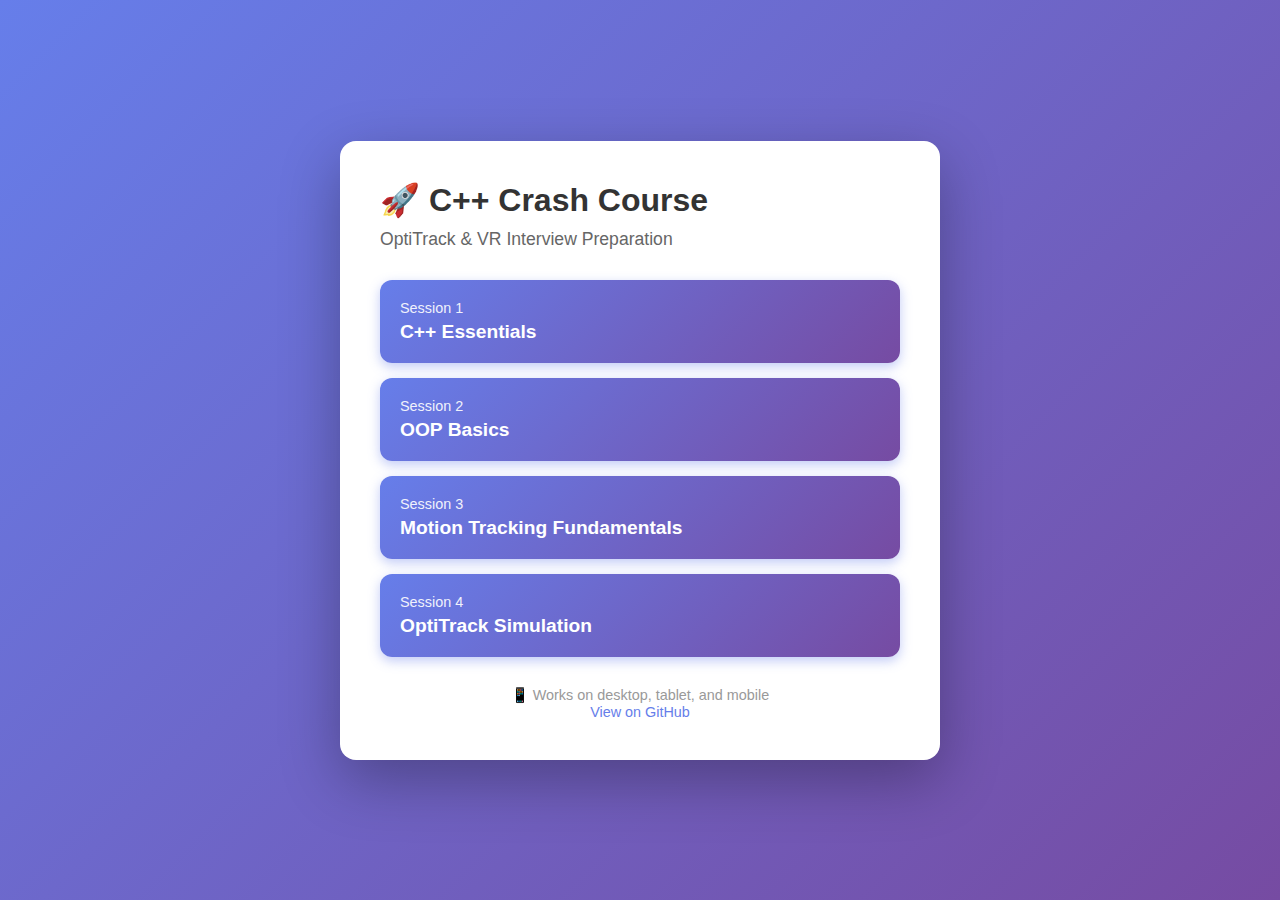
<file: html/index.html>
<!DOCTYPE html>
<html>
<head>
    <meta charset="utf-8">
    <meta name="viewport" content="width=device-width, initial-scale=1.0">
    <title>C++ Crash Course - Study Notes</title>
    <style>
        * {
            margin: 0;
            padding: 0;
            box-sizing: border-box;
        }
        body {
            font-family: -apple-system, BlinkMacSystemFont, 'Segoe UI', Arial, sans-serif;
            background: linear-gradient(135deg, #667eea 0%, #764ba2 100%);
            min-height: 100vh;
            display: flex;
            align-items: center;
            justify-content: center;
            padding: 20px;
        }
        .container {
            background: white;
            border-radius: 16px;
            box-shadow: 0 20px 60px rgba(0,0,0,0.3);
            padding: 40px;
            max-width: 600px;
            width: 100%;
        }
        h1 {
            color: #333;
            margin-bottom: 10px;
            font-size: 2em;
        }
        .subtitle {
            color: #666;
            margin-bottom: 30px;
            font-size: 1.1em;
        }
        .session-list {
            list-style: none;
        }
        .session-item {
            margin-bottom: 15px;
        }
        .session-link {
            display: block;
            padding: 20px;
            background: linear-gradient(135deg, #667eea 0%, #764ba2 100%);
            color: white;
            text-decoration: none;
            border-radius: 12px;
            transition: transform 0.2s, box-shadow 0.2s;
            box-shadow: 0 4px 12px rgba(102, 126, 234, 0.4);
        }
        .session-link:hover {
            transform: translateY(-2px);
            box-shadow: 0 6px 20px rgba(102, 126, 234, 0.6);
        }
        .session-number {
            font-size: 0.9em;
            opacity: 0.9;
            margin-bottom: 5px;
        }
        .session-title {
            font-size: 1.2em;
            font-weight: 600;
        }
        .footer {
            margin-top: 30px;
            text-align: center;
            color: #999;
            font-size: 0.9em;
        }
        .footer a {
            color: #667eea;
            text-decoration: none;
        }
        @media (max-width: 600px) {
            .container {
                padding: 30px 20px;
            }
            h1 {
                font-size: 1.6em;
            }
            .subtitle {
                font-size: 1em;
            }
        }
    </style>
</head>
<body>
    <div class="container">
        <h1>🚀 C++ Crash Course</h1>
        <p class="subtitle">OptiTrack & VR Interview Preparation</p>

        <ul class="session-list">
            <li class="session-item">
                <a href="session1_notes.html" class="session-link">
                    <div class="session-number">Session 1</div>
                    <div class="session-title">C++ Essentials</div>
                </a>
            </li>
            <li class="session-item">
                <a href="session2_notes.html" class="session-link">
                    <div class="session-number">Session 2</div>
                    <div class="session-title">OOP Basics</div>
                </a>
            </li>
            <li class="session-item">
                <a href="session3_notes.html" class="session-link">
                    <div class="session-number">Session 3</div>
                    <div class="session-title">Motion Tracking Fundamentals</div>
                </a>
            </li>
            <li class="session-item">
                <a href="session4_notes.html" class="session-link">
                    <div class="session-number">Session 4</div>
                    <div class="session-title">OptiTrack Simulation</div>
                </a>
            </li>
        </ul>

        <div class="footer">
            <p>📱 Works on desktop, tablet, and mobile</p>
            <p><a href="https://github.com/okhan93/cpp_crashcourse" target="_blank">View on GitHub</a></p>
        </div>
    </div>
</body>
</html>
</file>
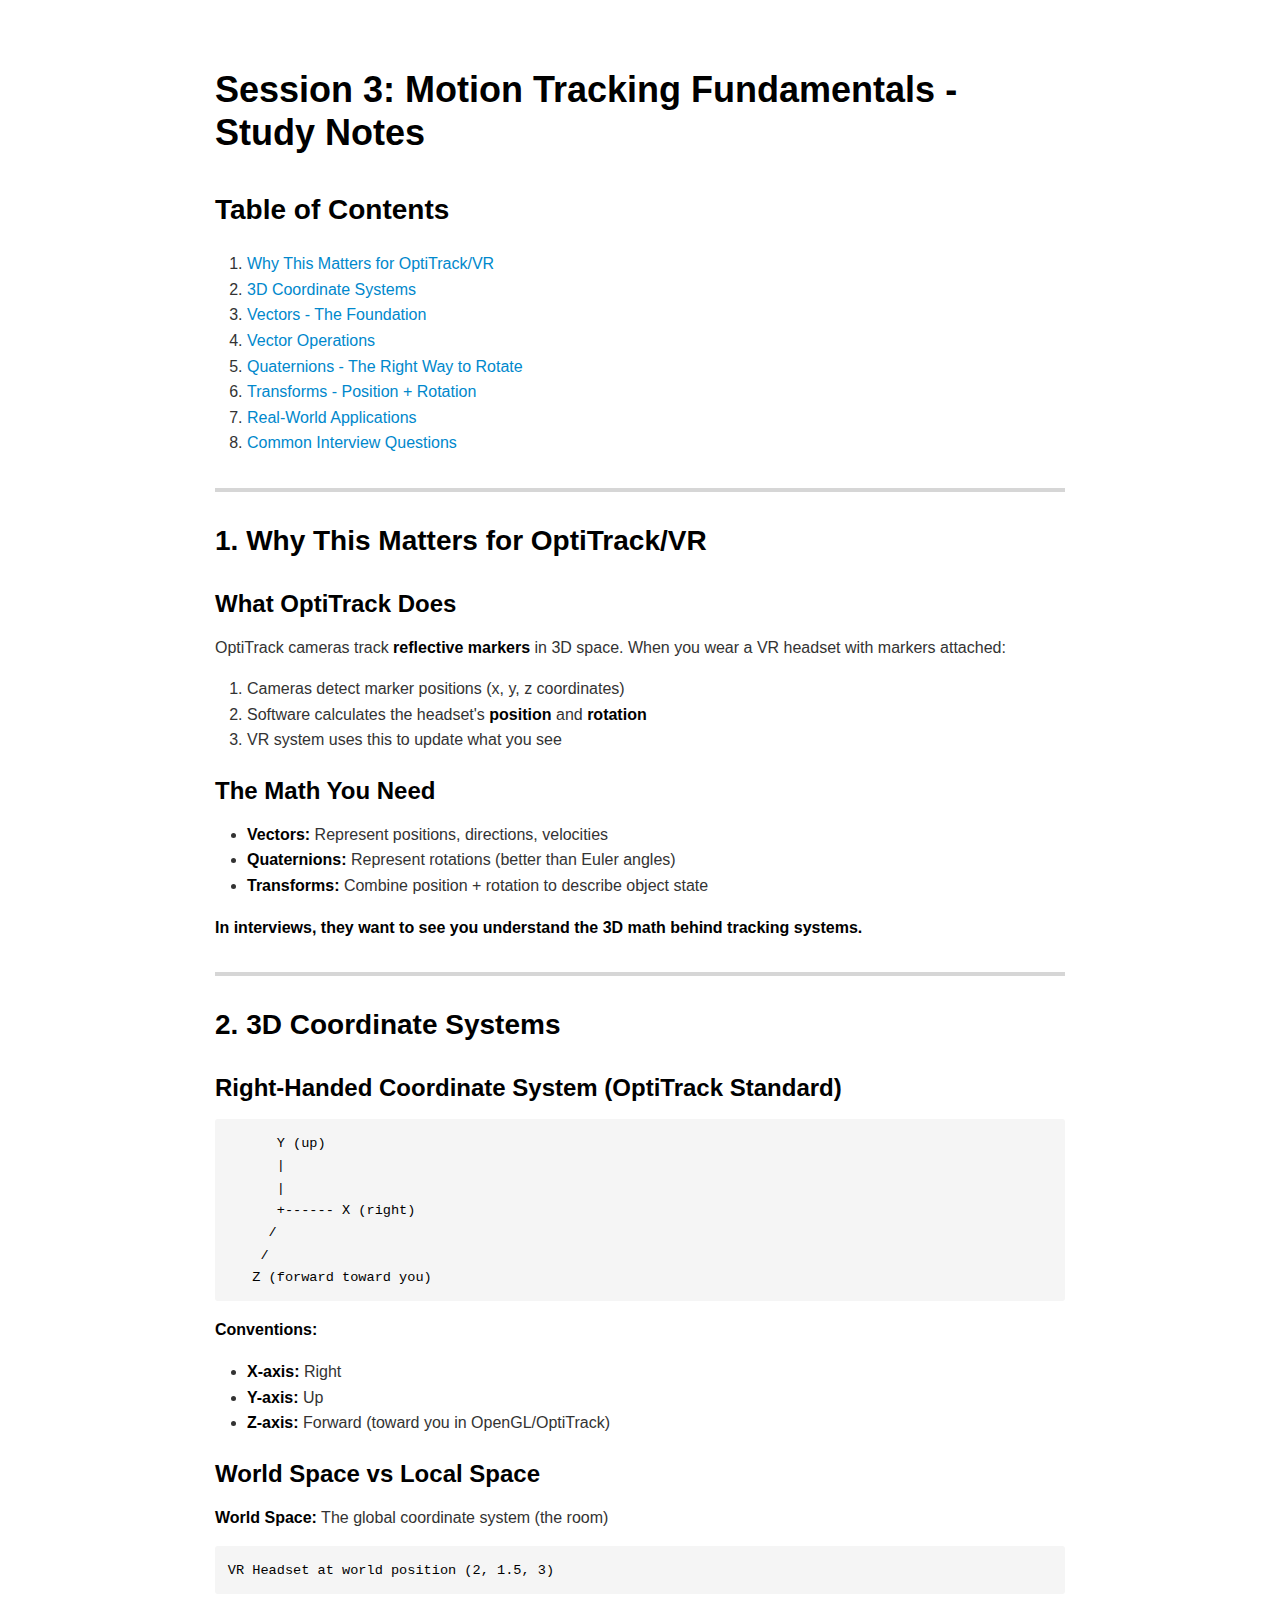
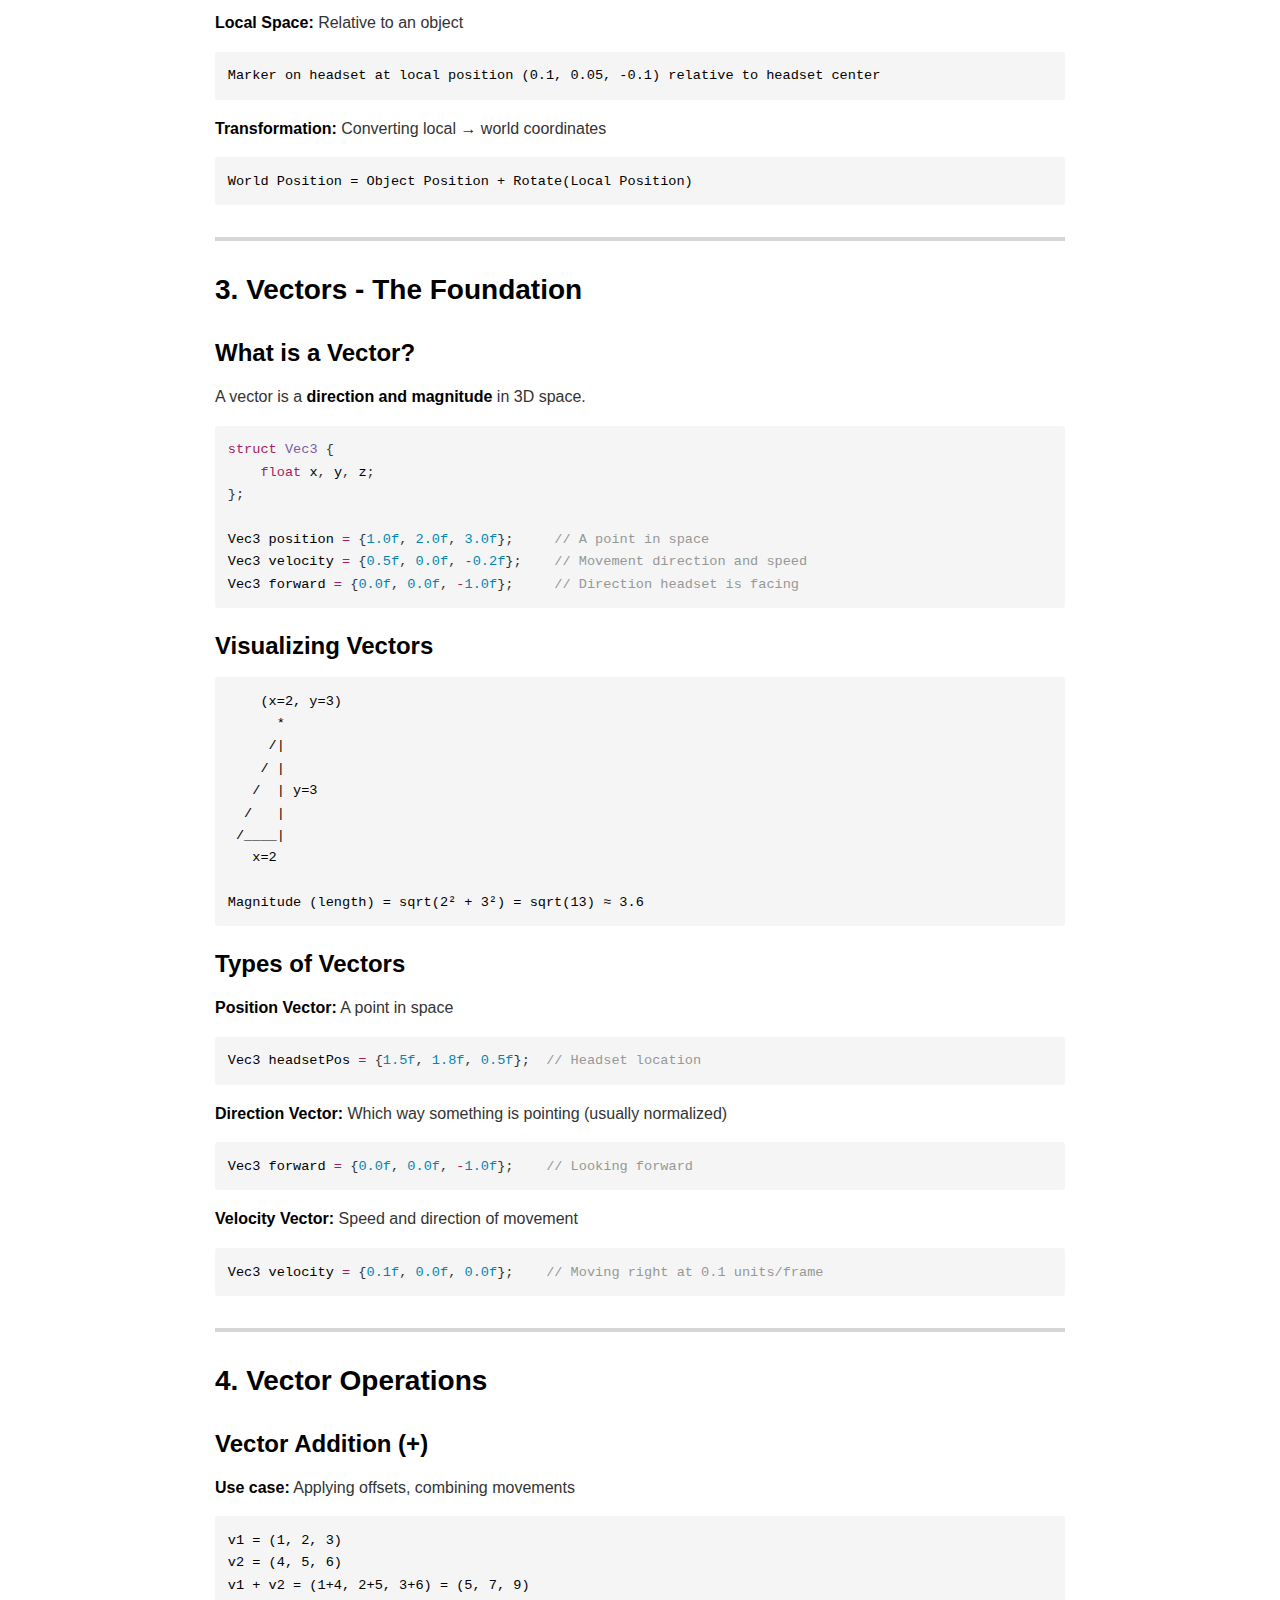
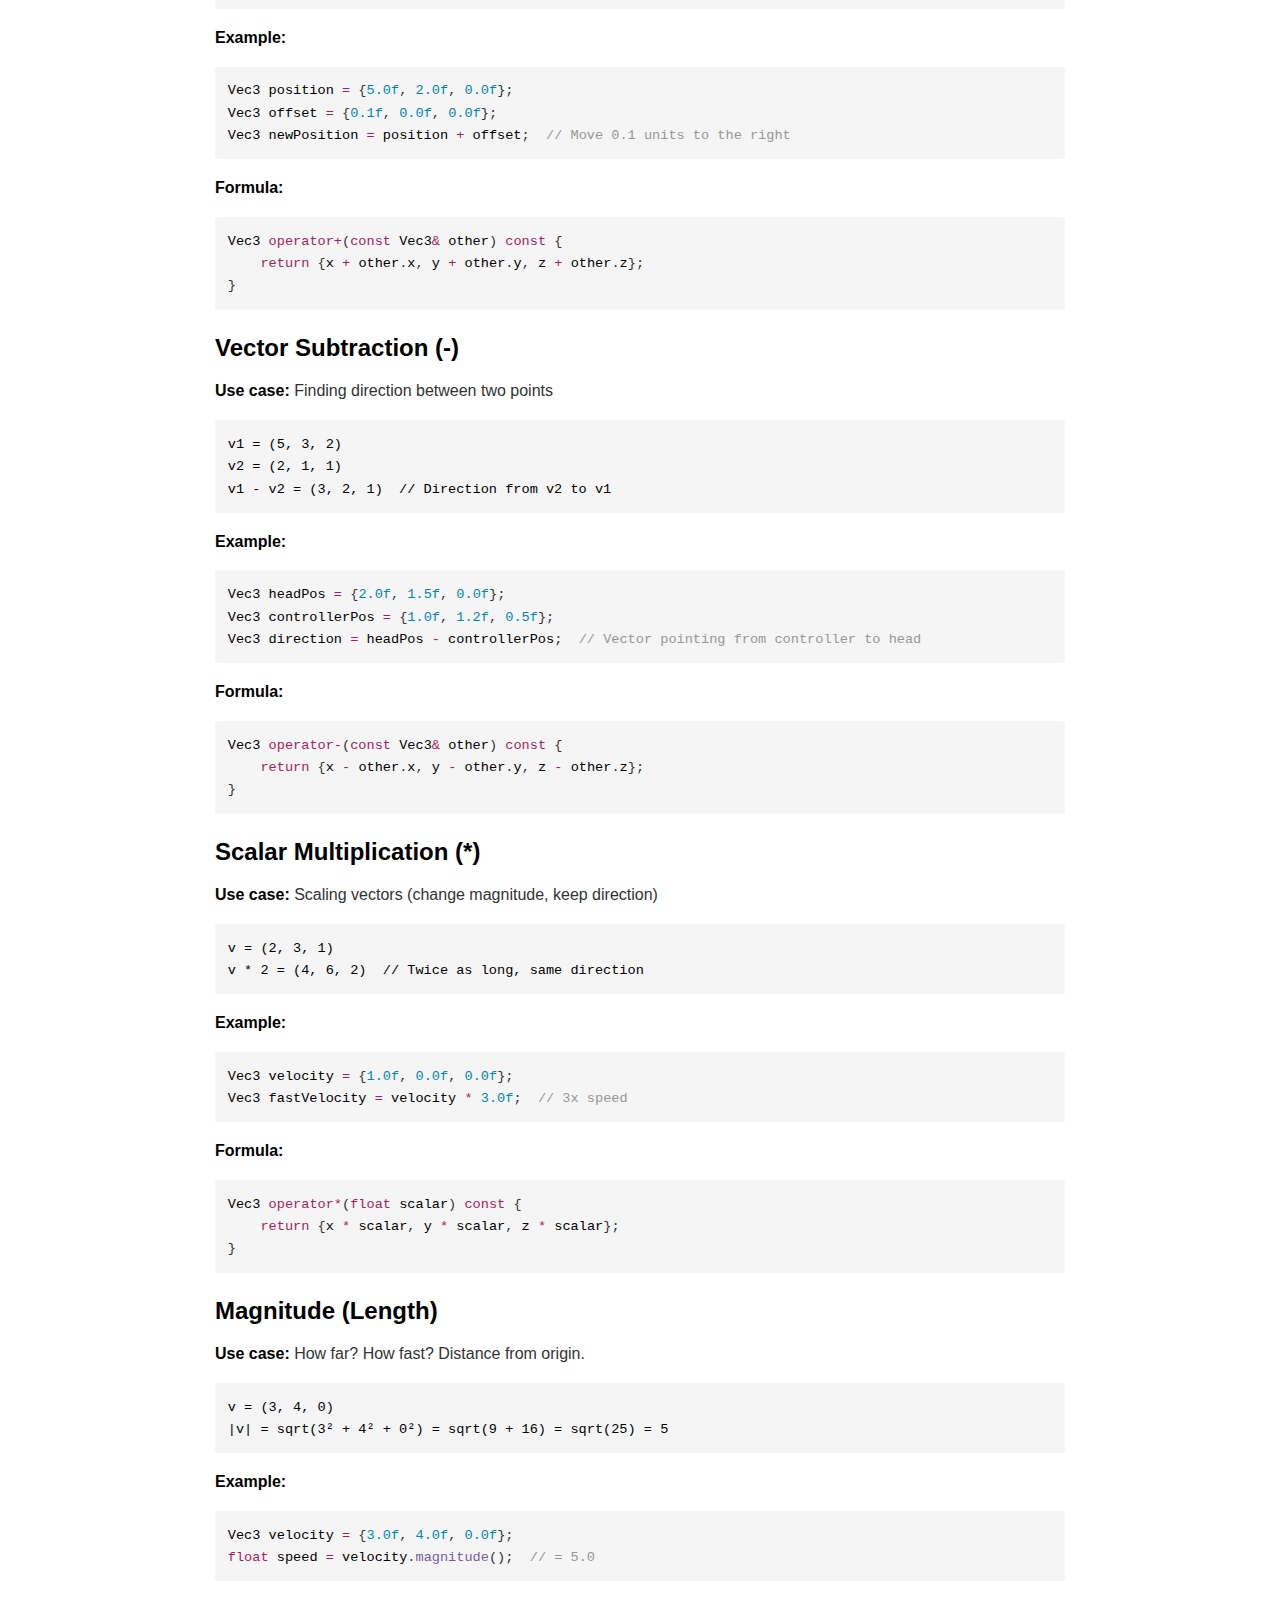
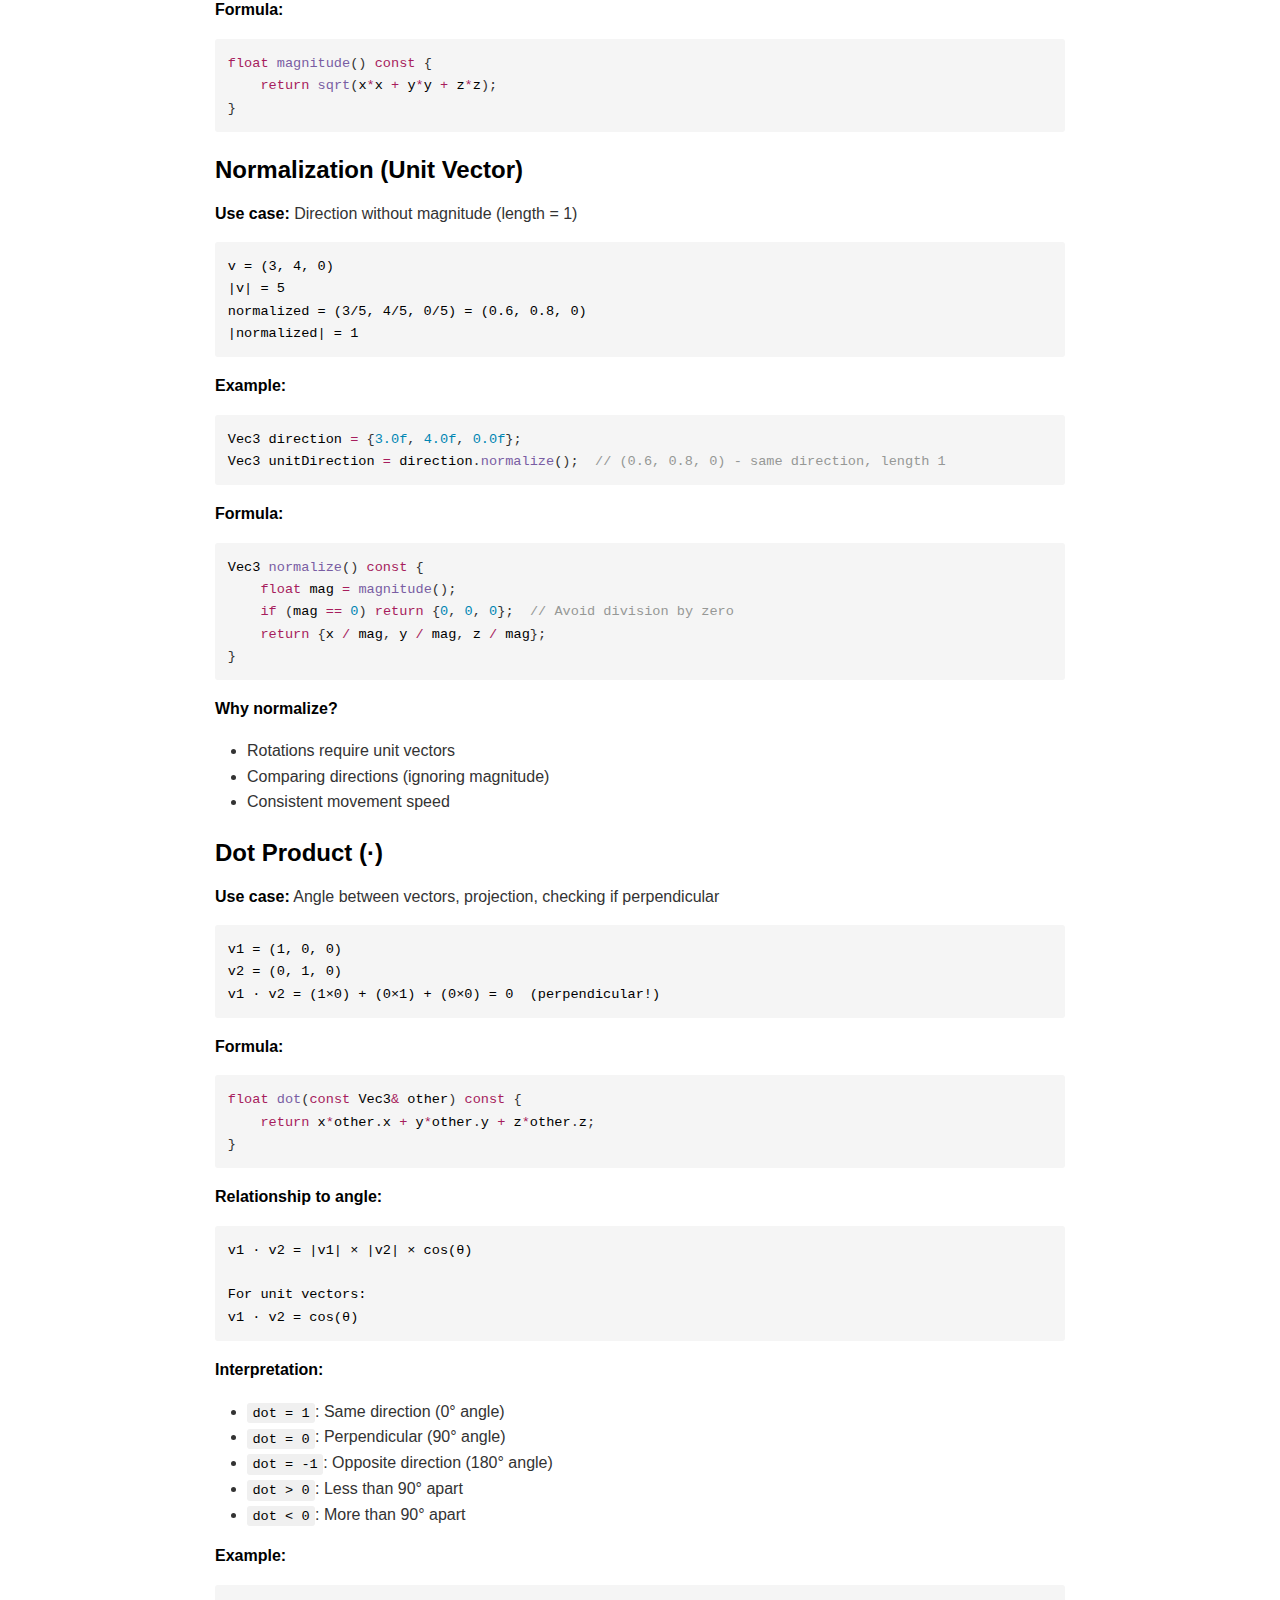
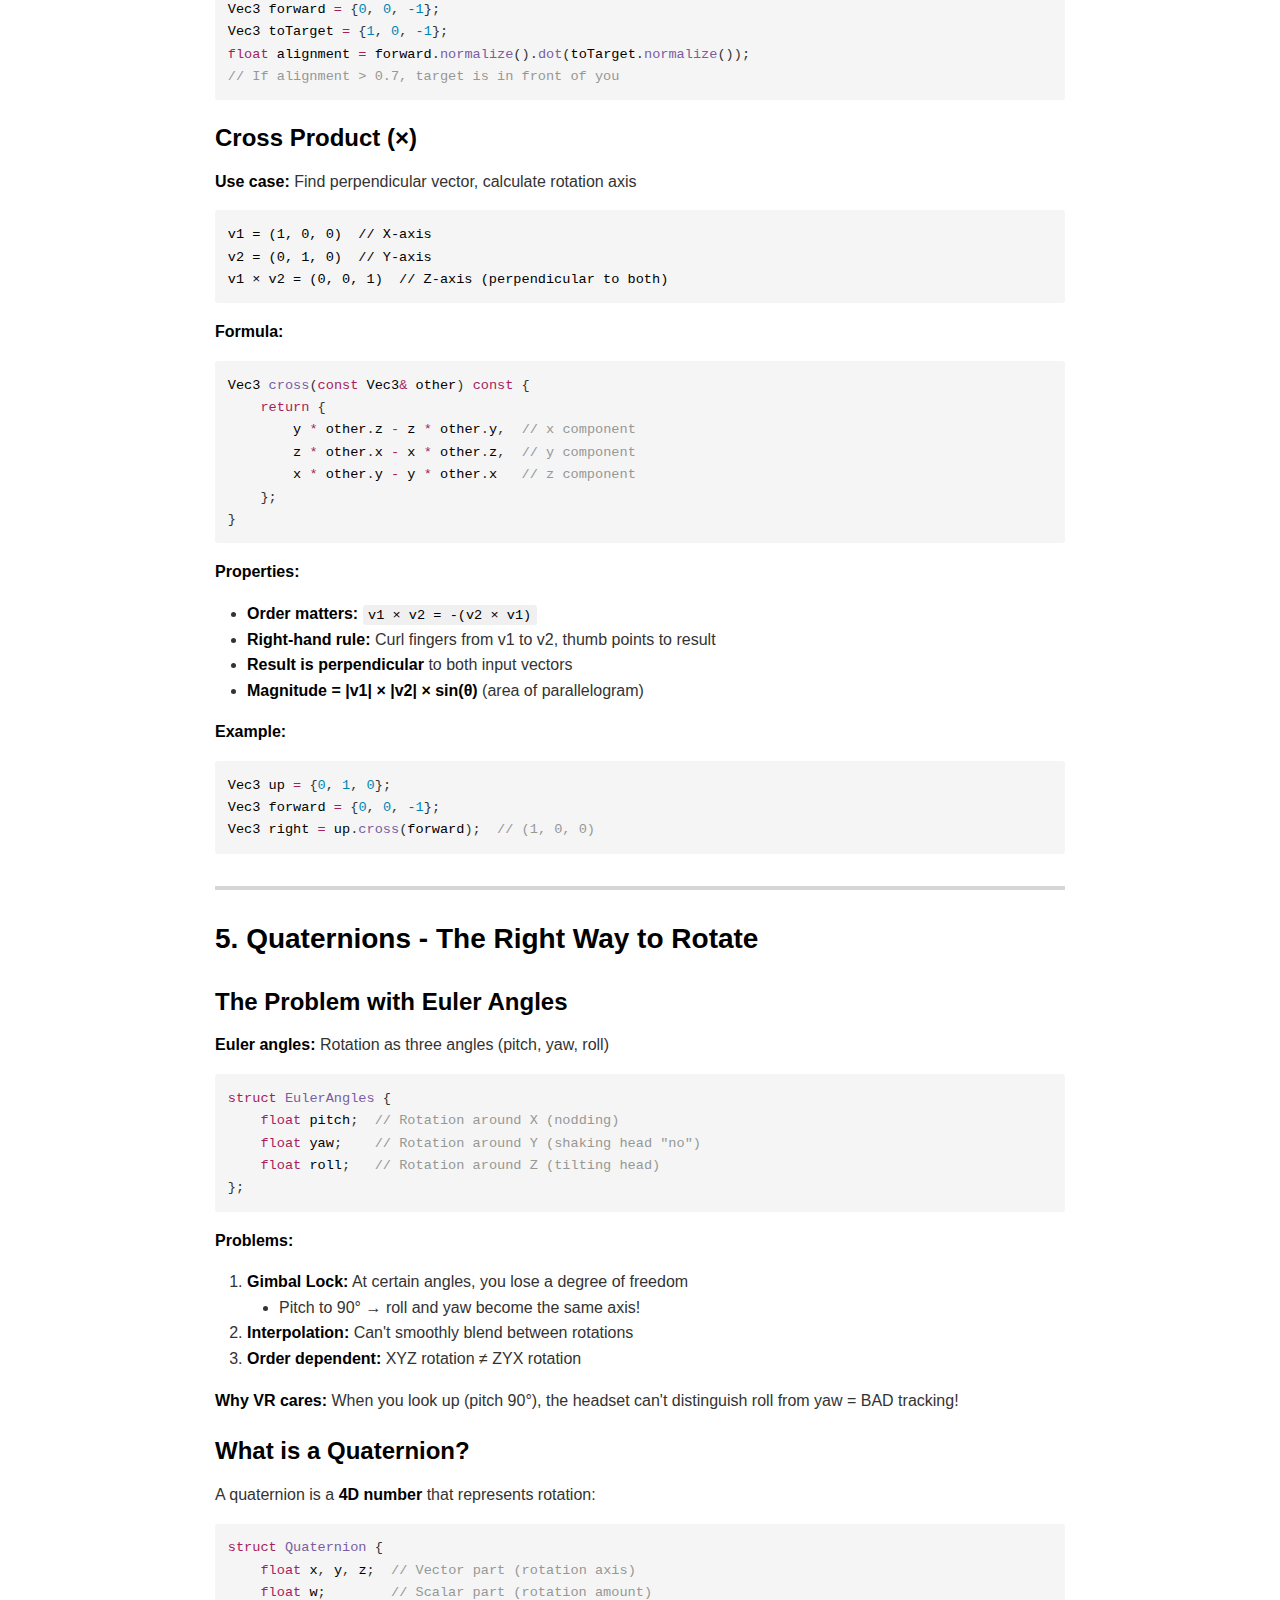
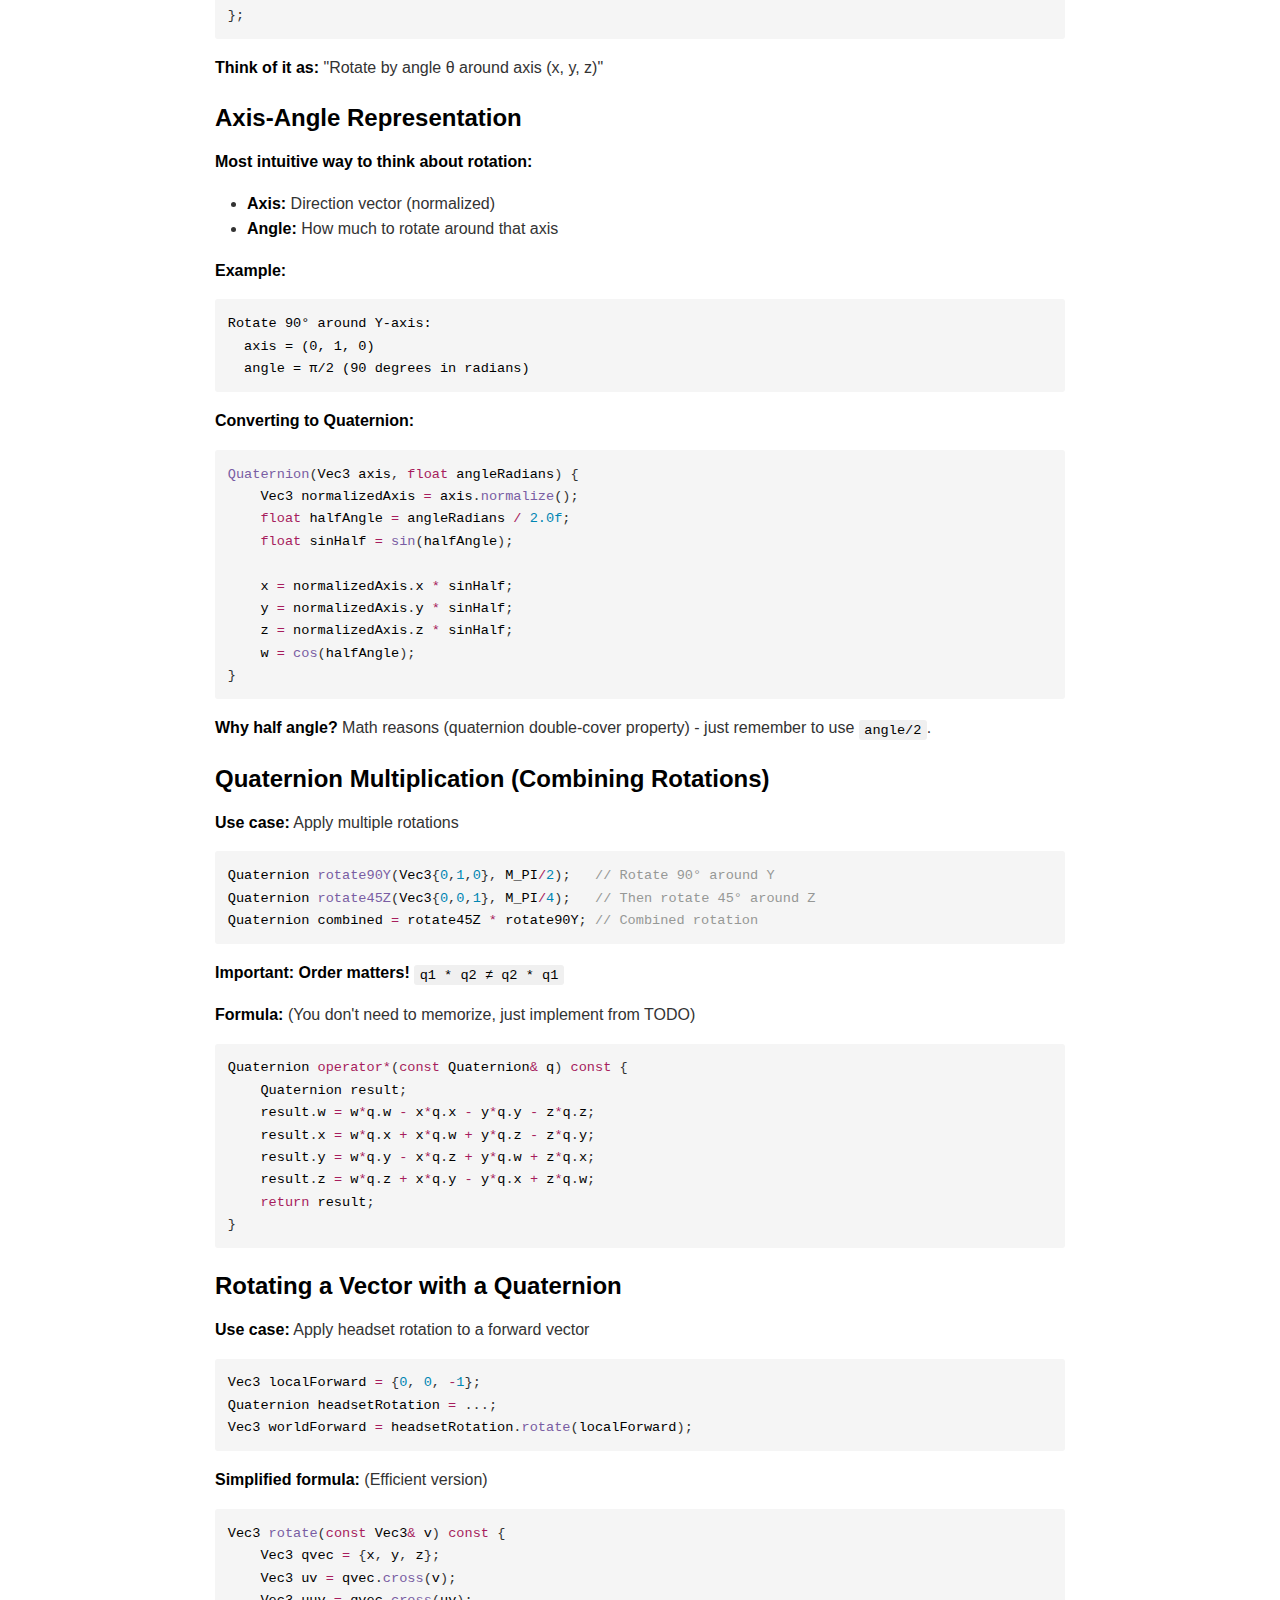
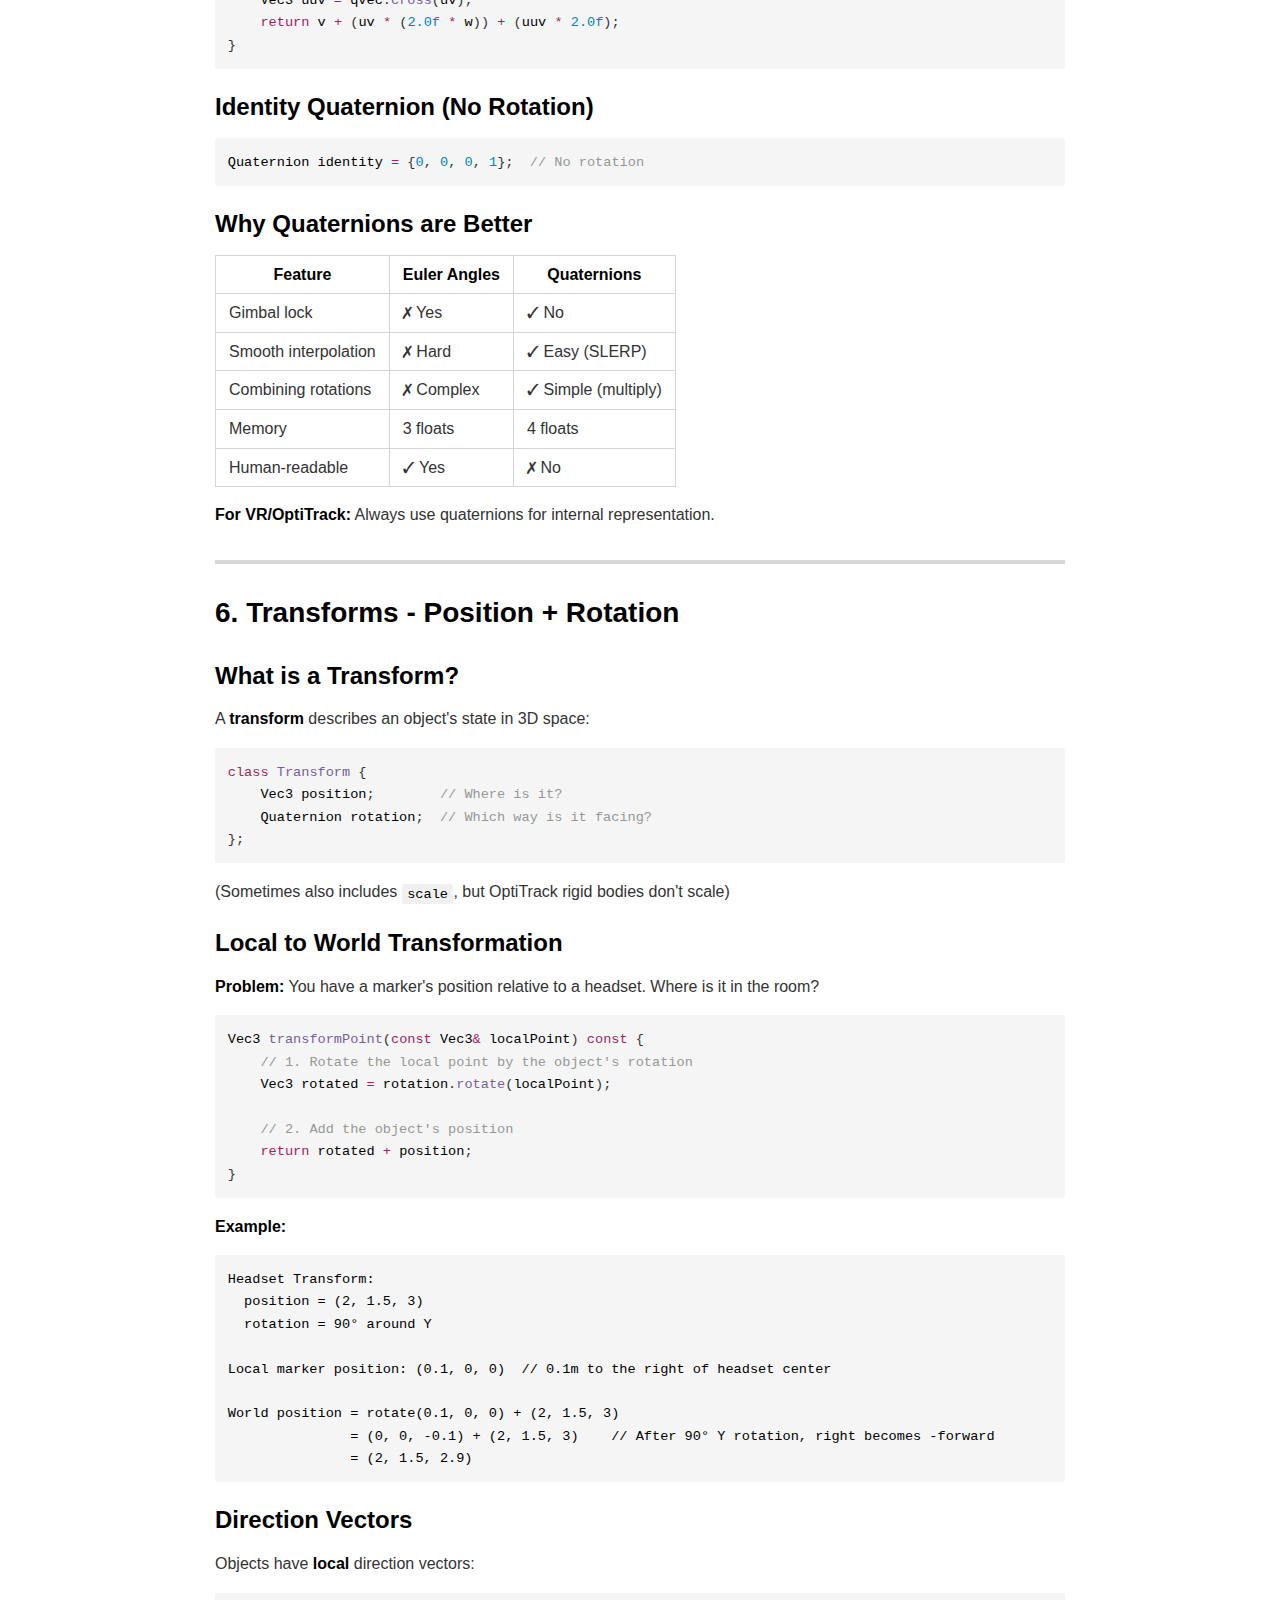
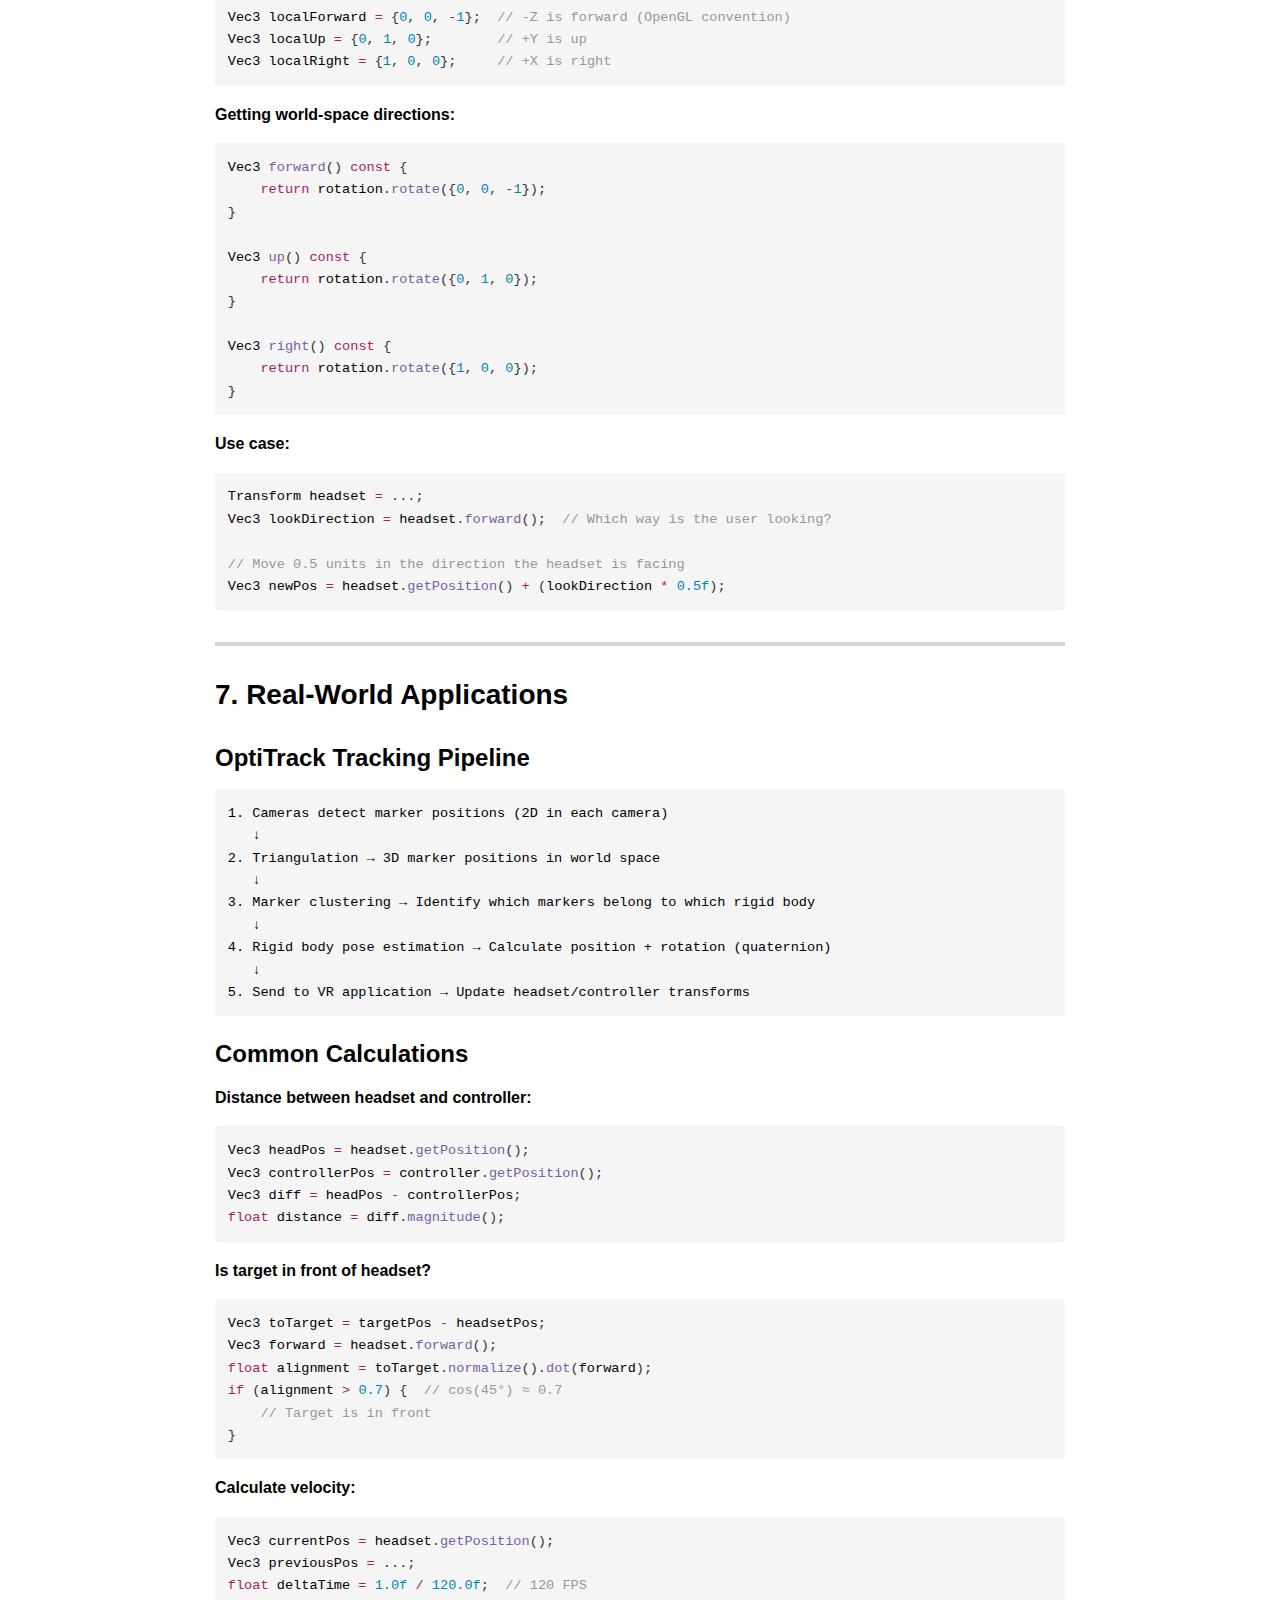
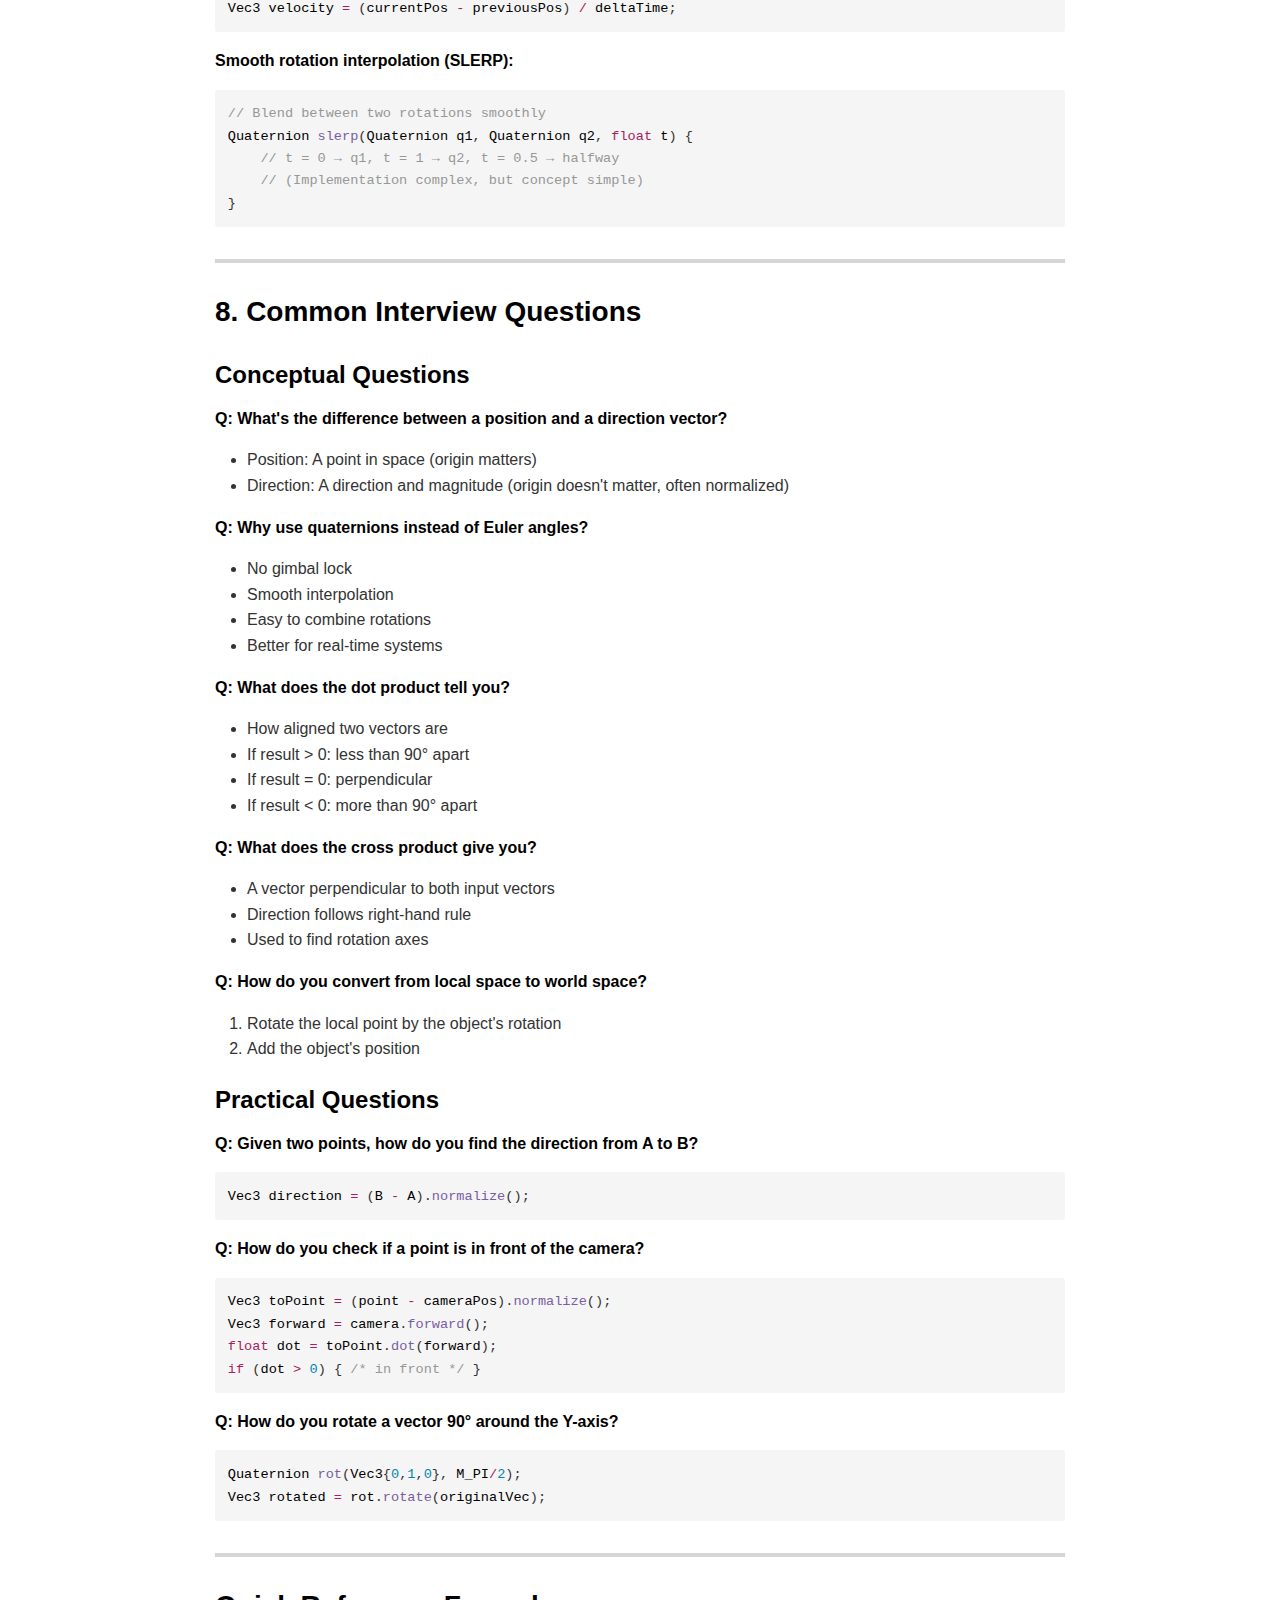
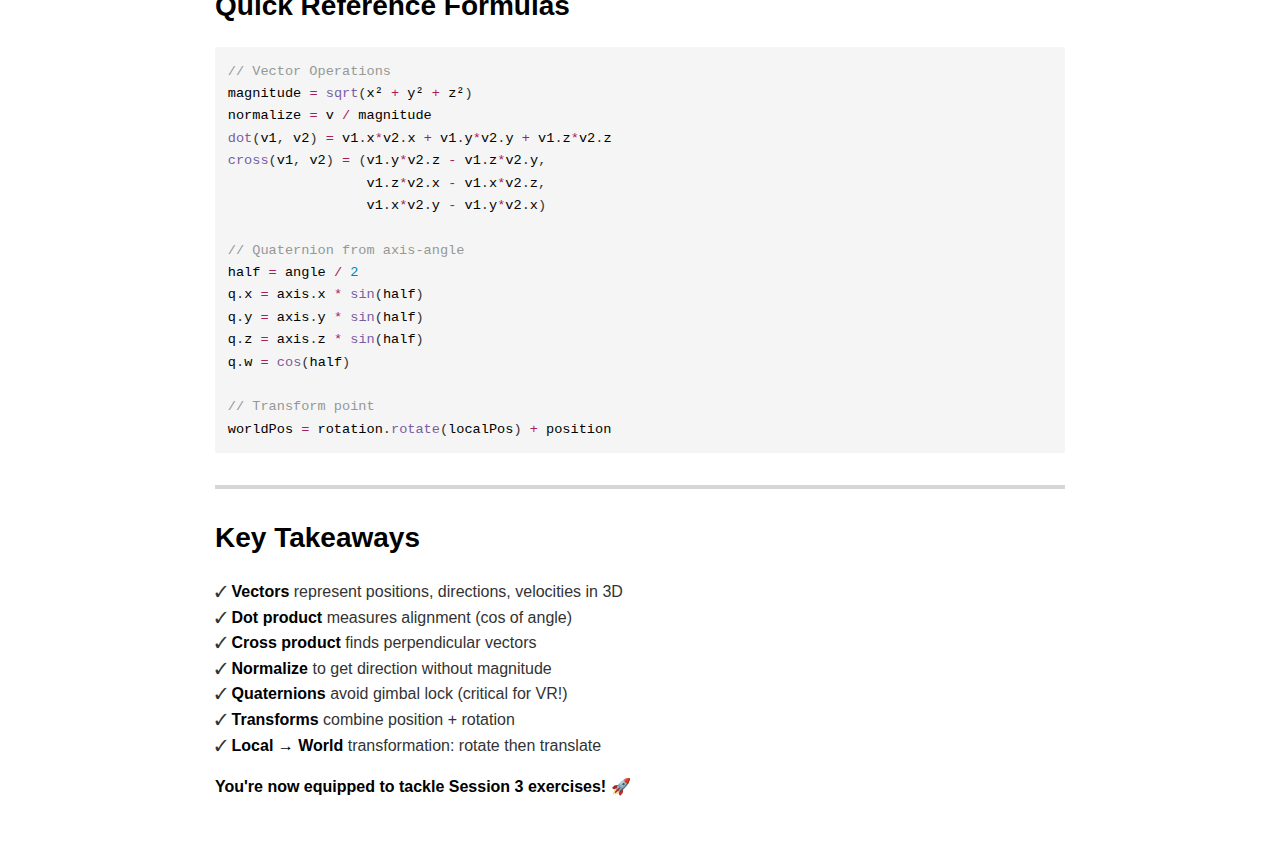
<file: session3_notes.html>
<!DOCTYPE html><html><head>
      <title>session3_notes</title>
      <meta charset="utf-8">
      <meta name="viewport" content="width=device-width, initial-scale=1.0">
      
      <link rel="stylesheet" href="file:////Users/omarkhan/.vscode/extensions/shd101wyy.markdown-preview-enhanced-0.8.19/crossnote/dependencies/katex/katex.min.css">
      
      
      
      
      
      <style>
      code[class*=language-],pre[class*=language-]{color:#333;background:0 0;font-family:Consolas,"Liberation Mono",Menlo,Courier,monospace;text-align:left;white-space:pre;word-spacing:normal;word-break:normal;word-wrap:normal;line-height:1.4;-moz-tab-size:8;-o-tab-size:8;tab-size:8;-webkit-hyphens:none;-moz-hyphens:none;-ms-hyphens:none;hyphens:none}pre[class*=language-]{padding:.8em;overflow:auto;border-radius:3px;background:#f5f5f5}:not(pre)>code[class*=language-]{padding:.1em;border-radius:.3em;white-space:normal;background:#f5f5f5}.token.blockquote,.token.comment{color:#969896}.token.cdata{color:#183691}.token.doctype,.token.macro.property,.token.punctuation,.token.variable{color:#333}.token.builtin,.token.important,.token.keyword,.token.operator,.token.rule{color:#a71d5d}.token.attr-value,.token.regex,.token.string,.token.url{color:#183691}.token.atrule,.token.boolean,.token.code,.token.command,.token.constant,.token.entity,.token.number,.token.property,.token.symbol{color:#0086b3}.token.prolog,.token.selector,.token.tag{color:#63a35c}.token.attr-name,.token.class,.token.class-name,.token.function,.token.id,.token.namespace,.token.pseudo-class,.token.pseudo-element,.token.url-reference .token.variable{color:#795da3}.token.entity{cursor:help}.token.title,.token.title .token.punctuation{font-weight:700;color:#1d3e81}.token.list{color:#ed6a43}.token.inserted{background-color:#eaffea;color:#55a532}.token.deleted{background-color:#ffecec;color:#bd2c00}.token.bold{font-weight:700}.token.italic{font-style:italic}.language-json .token.property{color:#183691}.language-markup .token.tag .token.punctuation{color:#333}.language-css .token.function,code.language-css{color:#0086b3}.language-yaml .token.atrule{color:#63a35c}code.language-yaml{color:#183691}.language-ruby .token.function{color:#333}.language-markdown .token.url{color:#795da3}.language-makefile .token.symbol{color:#795da3}.language-makefile .token.variable{color:#183691}.language-makefile .token.builtin{color:#0086b3}.language-bash .token.keyword{color:#0086b3}pre[data-line]{position:relative;padding:1em 0 1em 3em}pre[data-line] .line-highlight-wrapper{position:absolute;top:0;left:0;background-color:transparent;display:block;width:100%}pre[data-line] .line-highlight{position:absolute;left:0;right:0;padding:inherit 0;margin-top:1em;background:hsla(24,20%,50%,.08);background:linear-gradient(to right,hsla(24,20%,50%,.1) 70%,hsla(24,20%,50%,0));pointer-events:none;line-height:inherit;white-space:pre}pre[data-line] .line-highlight:before,pre[data-line] .line-highlight[data-end]:after{content:attr(data-start);position:absolute;top:.4em;left:.6em;min-width:1em;padding:0 .5em;background-color:hsla(24,20%,50%,.4);color:#f4f1ef;font:bold 65%/1.5 sans-serif;text-align:center;vertical-align:.3em;border-radius:999px;text-shadow:none;box-shadow:0 1px #fff}pre[data-line] .line-highlight[data-end]:after{content:attr(data-end);top:auto;bottom:.4em}html body{font-family:'Helvetica Neue',Helvetica,'Segoe UI',Arial,freesans,sans-serif;font-size:16px;line-height:1.6;color:#333;background-color:#fff;overflow:initial;box-sizing:border-box;word-wrap:break-word}html body>:first-child{margin-top:0}html body h1,html body h2,html body h3,html body h4,html body h5,html body h6{line-height:1.2;margin-top:1em;margin-bottom:16px;color:#000}html body h1{font-size:2.25em;font-weight:300;padding-bottom:.3em}html body h2{font-size:1.75em;font-weight:400;padding-bottom:.3em}html body h3{font-size:1.5em;font-weight:500}html body h4{font-size:1.25em;font-weight:600}html body h5{font-size:1.1em;font-weight:600}html body h6{font-size:1em;font-weight:600}html body h1,html body h2,html body h3,html body h4,html body h5{font-weight:600}html body h5{font-size:1em}html body h6{color:#5c5c5c}html body strong{color:#000}html body del{color:#5c5c5c}html body a:not([href]){color:inherit;text-decoration:none}html body a{color:#08c;text-decoration:none}html body a:hover{color:#00a3f5;text-decoration:none}html body img{max-width:100%}html body>p{margin-top:0;margin-bottom:16px;word-wrap:break-word}html body>ol,html body>ul{margin-bottom:16px}html body ol,html body ul{padding-left:2em}html body ol.no-list,html body ul.no-list{padding:0;list-style-type:none}html body ol ol,html body ol ul,html body ul ol,html body ul ul{margin-top:0;margin-bottom:0}html body li{margin-bottom:0}html body li.task-list-item{list-style:none}html body li>p{margin-top:0;margin-bottom:0}html body .task-list-item-checkbox{margin:0 .2em .25em -1.8em;vertical-align:middle}html body .task-list-item-checkbox:hover{cursor:pointer}html body blockquote{margin:16px 0;font-size:inherit;padding:0 15px;color:#5c5c5c;background-color:#f0f0f0;border-left:4px solid #d6d6d6}html body blockquote>:first-child{margin-top:0}html body blockquote>:last-child{margin-bottom:0}html body hr{height:4px;margin:32px 0;background-color:#d6d6d6;border:0 none}html body table{margin:10px 0 15px 0;border-collapse:collapse;border-spacing:0;display:block;width:100%;overflow:auto;word-break:normal;word-break:keep-all}html body table th{font-weight:700;color:#000}html body table td,html body table th{border:1px solid #d6d6d6;padding:6px 13px}html body dl{padding:0}html body dl dt{padding:0;margin-top:16px;font-size:1em;font-style:italic;font-weight:700}html body dl dd{padding:0 16px;margin-bottom:16px}html body code{font-family:Menlo,Monaco,Consolas,'Courier New',monospace;font-size:.85em;color:#000;background-color:#f0f0f0;border-radius:3px;padding:.2em 0}html body code::after,html body code::before{letter-spacing:-.2em;content:'\00a0'}html body pre>code{padding:0;margin:0;word-break:normal;white-space:pre;background:0 0;border:0}html body .highlight{margin-bottom:16px}html body .highlight pre,html body pre{padding:1em;overflow:auto;line-height:1.45;border:#d6d6d6;border-radius:3px}html body .highlight pre{margin-bottom:0;word-break:normal}html body pre code,html body pre tt{display:inline;max-width:initial;padding:0;margin:0;overflow:initial;line-height:inherit;word-wrap:normal;background-color:transparent;border:0}html body pre code:after,html body pre code:before,html body pre tt:after,html body pre tt:before{content:normal}html body blockquote,html body dl,html body ol,html body p,html body pre,html body ul{margin-top:0;margin-bottom:16px}html body kbd{color:#000;border:1px solid #d6d6d6;border-bottom:2px solid #c7c7c7;padding:2px 4px;background-color:#f0f0f0;border-radius:3px}@media print{html body{background-color:#fff}html body h1,html body h2,html body h3,html body h4,html body h5,html body h6{color:#000;page-break-after:avoid}html body blockquote{color:#5c5c5c}html body pre{page-break-inside:avoid}html body table{display:table}html body img{display:block;max-width:100%;max-height:100%}html body code,html body pre{word-wrap:break-word;white-space:pre}}.markdown-preview{width:100%;height:100%;box-sizing:border-box}.markdown-preview ul{list-style:disc}.markdown-preview ul ul{list-style:circle}.markdown-preview ul ul ul{list-style:square}.markdown-preview ol{list-style:decimal}.markdown-preview ol ol,.markdown-preview ul ol{list-style-type:lower-roman}.markdown-preview ol ol ol,.markdown-preview ol ul ol,.markdown-preview ul ol ol,.markdown-preview ul ul ol{list-style-type:lower-alpha}.markdown-preview .newpage,.markdown-preview .pagebreak{page-break-before:always}.markdown-preview pre.line-numbers{position:relative;padding-left:3.8em;counter-reset:linenumber}.markdown-preview pre.line-numbers>code{position:relative}.markdown-preview pre.line-numbers .line-numbers-rows{position:absolute;pointer-events:none;top:1em;font-size:100%;left:0;width:3em;letter-spacing:-1px;border-right:1px solid #999;-webkit-user-select:none;-moz-user-select:none;-ms-user-select:none;user-select:none}.markdown-preview pre.line-numbers .line-numbers-rows>span{pointer-events:none;display:block;counter-increment:linenumber}.markdown-preview pre.line-numbers .line-numbers-rows>span:before{content:counter(linenumber);color:#999;display:block;padding-right:.8em;text-align:right}.markdown-preview .mathjax-exps .MathJax_Display{text-align:center!important}.markdown-preview:not([data-for=preview]) .code-chunk .code-chunk-btn-group{display:none}.markdown-preview:not([data-for=preview]) .code-chunk .status{display:none}.markdown-preview:not([data-for=preview]) .code-chunk .output-div{margin-bottom:16px}.markdown-preview .md-toc{padding:0}.markdown-preview .md-toc .md-toc-link-wrapper .md-toc-link{display:inline;padding:.25rem 0}.markdown-preview .md-toc .md-toc-link-wrapper .md-toc-link div,.markdown-preview .md-toc .md-toc-link-wrapper .md-toc-link p{display:inline}.markdown-preview .md-toc .md-toc-link-wrapper.highlighted .md-toc-link{font-weight:800}.scrollbar-style::-webkit-scrollbar{width:8px}.scrollbar-style::-webkit-scrollbar-track{border-radius:10px;background-color:transparent}.scrollbar-style::-webkit-scrollbar-thumb{border-radius:5px;background-color:rgba(150,150,150,.66);border:4px solid rgba(150,150,150,.66);background-clip:content-box}html body[for=html-export]:not([data-presentation-mode]){position:relative;width:100%;height:100%;top:0;left:0;margin:0;padding:0;overflow:auto}html body[for=html-export]:not([data-presentation-mode]) .markdown-preview{position:relative;top:0;min-height:100vh}@media screen and (min-width:914px){html body[for=html-export]:not([data-presentation-mode]) .markdown-preview{padding:2em calc(50% - 457px + 2em)}}@media screen and (max-width:914px){html body[for=html-export]:not([data-presentation-mode]) .markdown-preview{padding:2em}}@media screen and (max-width:450px){html body[for=html-export]:not([data-presentation-mode]) .markdown-preview{font-size:14px!important;padding:1em}}@media print{html body[for=html-export]:not([data-presentation-mode]) #sidebar-toc-btn{display:none}}html body[for=html-export]:not([data-presentation-mode]) #sidebar-toc-btn{position:fixed;bottom:8px;left:8px;font-size:28px;cursor:pointer;color:inherit;z-index:99;width:32px;text-align:center;opacity:.4}html body[for=html-export]:not([data-presentation-mode])[html-show-sidebar-toc] #sidebar-toc-btn{opacity:1}html body[for=html-export]:not([data-presentation-mode])[html-show-sidebar-toc] .md-sidebar-toc{position:fixed;top:0;left:0;width:300px;height:100%;padding:32px 0 48px 0;font-size:14px;box-shadow:0 0 4px rgba(150,150,150,.33);box-sizing:border-box;overflow:auto;background-color:inherit}html body[for=html-export]:not([data-presentation-mode])[html-show-sidebar-toc] .md-sidebar-toc::-webkit-scrollbar{width:8px}html body[for=html-export]:not([data-presentation-mode])[html-show-sidebar-toc] .md-sidebar-toc::-webkit-scrollbar-track{border-radius:10px;background-color:transparent}html body[for=html-export]:not([data-presentation-mode])[html-show-sidebar-toc] .md-sidebar-toc::-webkit-scrollbar-thumb{border-radius:5px;background-color:rgba(150,150,150,.66);border:4px solid rgba(150,150,150,.66);background-clip:content-box}html body[for=html-export]:not([data-presentation-mode])[html-show-sidebar-toc] .md-sidebar-toc a{text-decoration:none}html body[for=html-export]:not([data-presentation-mode])[html-show-sidebar-toc] .md-sidebar-toc .md-toc{padding:0 16px}html body[for=html-export]:not([data-presentation-mode])[html-show-sidebar-toc] .md-sidebar-toc .md-toc .md-toc-link-wrapper .md-toc-link{display:inline;padding:.25rem 0}html body[for=html-export]:not([data-presentation-mode])[html-show-sidebar-toc] .md-sidebar-toc .md-toc .md-toc-link-wrapper .md-toc-link div,html body[for=html-export]:not([data-presentation-mode])[html-show-sidebar-toc] .md-sidebar-toc .md-toc .md-toc-link-wrapper .md-toc-link p{display:inline}html body[for=html-export]:not([data-presentation-mode])[html-show-sidebar-toc] .md-sidebar-toc .md-toc .md-toc-link-wrapper.highlighted .md-toc-link{font-weight:800}html body[for=html-export]:not([data-presentation-mode])[html-show-sidebar-toc] .markdown-preview{left:300px;width:calc(100% - 300px);padding:2em calc(50% - 457px - 300px / 2);margin:0;box-sizing:border-box}@media screen and (max-width:1274px){html body[for=html-export]:not([data-presentation-mode])[html-show-sidebar-toc] .markdown-preview{padding:2em}}@media screen and (max-width:450px){html body[for=html-export]:not([data-presentation-mode])[html-show-sidebar-toc] .markdown-preview{width:100%}}html body[for=html-export]:not([data-presentation-mode]):not([html-show-sidebar-toc]) .markdown-preview{left:50%;transform:translateX(-50%)}html body[for=html-export]:not([data-presentation-mode]):not([html-show-sidebar-toc]) .md-sidebar-toc{display:none}
/* Please visit the URL below for more information: */
/*   https://shd101wyy.github.io/markdown-preview-enhanced/#/customize-css */

      </style>
      <!-- The content below will be included at the end of the <head> element. --><script type="text/javascript">
  document.addEventListener("DOMContentLoaded", function () {
    // your code here
  });
</script></head><body for="html-export">
    
    
      <div class="crossnote markdown-preview  ">
      
<h1 id="session-3-motion-tracking-fundamentals---study-notes">Session 3: Motion Tracking Fundamentals - Study Notes </h1>
<h2 id="table-of-contents">Table of Contents </h2>
<ol>
<li><a href="#why-this-matters">Why This Matters for OptiTrack/VR</a></li>
<li><a href="#coordinate-systems">3D Coordinate Systems</a></li>
<li><a href="#vectors">Vectors - The Foundation</a></li>
<li><a href="#vector-operations">Vector Operations</a></li>
<li><a href="#quaternions">Quaternions - The Right Way to Rotate</a></li>
<li><a href="#transforms">Transforms - Position + Rotation</a></li>
<li><a href="#real-world-applications">Real-World Applications</a></li>
<li><a href="#interview-questions">Common Interview Questions</a></li>
</ol>
<hr>
<p><a name="why-this-matters" href=""></a></p>
<h2 id="1-why-this-matters-for-optitrackvr">1. Why This Matters for OptiTrack/VR </h2>
<h3 id="what-optitrack-does">What OptiTrack Does </h3>
<p>OptiTrack cameras track <strong>reflective markers</strong> in 3D space. When you wear a VR headset with markers attached:</p>
<ol>
<li>Cameras detect marker positions (x, y, z coordinates)</li>
<li>Software calculates the headset's <strong>position</strong> and <strong>rotation</strong></li>
<li>VR system uses this to update what you see</li>
</ol>
<h3 id="the-math-you-need">The Math You Need </h3>
<ul>
<li><strong>Vectors:</strong> Represent positions, directions, velocities</li>
<li><strong>Quaternions:</strong> Represent rotations (better than Euler angles)</li>
<li><strong>Transforms:</strong> Combine position + rotation to describe object state</li>
</ul>
<p><strong>In interviews, they want to see you understand the 3D math behind tracking systems.</strong></p>
<hr>
<p><a name="coordinate-systems" href=""></a></p>
<h2 id="2-3d-coordinate-systems">2. 3D Coordinate Systems </h2>
<h3 id="right-handed-coordinate-system-optitrack-standard">Right-Handed Coordinate System (OptiTrack Standard) </h3>
<pre data-role="codeBlock" data-info="" class="language-text"><code>      Y (up)
      |
      |
      +------ X (right)
     /
    /
   Z (forward toward you)
</code></pre><p><strong>Conventions:</strong></p>
<ul>
<li><strong>X-axis:</strong> Right</li>
<li><strong>Y-axis:</strong> Up</li>
<li><strong>Z-axis:</strong> Forward (toward you in OpenGL/OptiTrack)</li>
</ul>
<h3 id="world-space-vs-local-space">World Space vs Local Space </h3>
<p><strong>World Space:</strong> The global coordinate system (the room)</p>
<pre data-role="codeBlock" data-info="" class="language-text"><code>VR Headset at world position (2, 1.5, 3)
</code></pre><p><strong>Local Space:</strong> Relative to an object</p>
<pre data-role="codeBlock" data-info="" class="language-text"><code>Marker on headset at local position (0.1, 0.05, -0.1) relative to headset center
</code></pre><p><strong>Transformation:</strong> Converting local → world coordinates</p>
<pre data-role="codeBlock" data-info="" class="language-text"><code>World Position = Object Position + Rotate(Local Position)
</code></pre><hr>
<p><a name="vectors" href=""></a></p>
<h2 id="3-vectors---the-foundation">3. Vectors - The Foundation </h2>
<h3 id="what-is-a-vector">What is a Vector? </h3>
<p>A vector is a <strong>direction and magnitude</strong> in 3D space.</p>
<pre data-role="codeBlock" data-info="cpp" class="language-cpp cpp"><code><span class="token keyword keyword-struct">struct</span> <span class="token class-name">Vec3</span> <span class="token punctuation">{</span>
    <span class="token keyword keyword-float">float</span> x<span class="token punctuation">,</span> y<span class="token punctuation">,</span> z<span class="token punctuation">;</span>
<span class="token punctuation">}</span><span class="token punctuation">;</span>

Vec3 position <span class="token operator">=</span> <span class="token punctuation">{</span><span class="token number">1.0f</span><span class="token punctuation">,</span> <span class="token number">2.0f</span><span class="token punctuation">,</span> <span class="token number">3.0f</span><span class="token punctuation">}</span><span class="token punctuation">;</span>     <span class="token comment">// A point in space</span>
Vec3 velocity <span class="token operator">=</span> <span class="token punctuation">{</span><span class="token number">0.5f</span><span class="token punctuation">,</span> <span class="token number">0.0f</span><span class="token punctuation">,</span> <span class="token operator">-</span><span class="token number">0.2f</span><span class="token punctuation">}</span><span class="token punctuation">;</span>    <span class="token comment">// Movement direction and speed</span>
Vec3 forward <span class="token operator">=</span> <span class="token punctuation">{</span><span class="token number">0.0f</span><span class="token punctuation">,</span> <span class="token number">0.0f</span><span class="token punctuation">,</span> <span class="token operator">-</span><span class="token number">1.0f</span><span class="token punctuation">}</span><span class="token punctuation">;</span>     <span class="token comment">// Direction headset is facing</span>
</code></pre><h3 id="visualizing-vectors">Visualizing Vectors </h3>
<pre data-role="codeBlock" data-info="" class="language-text"><code>    (x=2, y=3)
      *
     /|
    / |
   /  | y=3
  /   |
 /____|
   x=2

Magnitude (length) = sqrt(2² + 3²) = sqrt(13) ≈ 3.6
</code></pre><h3 id="types-of-vectors">Types of Vectors </h3>
<p><strong>Position Vector:</strong> A point in space</p>
<pre data-role="codeBlock" data-info="cpp" class="language-cpp cpp"><code>Vec3 headsetPos <span class="token operator">=</span> <span class="token punctuation">{</span><span class="token number">1.5f</span><span class="token punctuation">,</span> <span class="token number">1.8f</span><span class="token punctuation">,</span> <span class="token number">0.5f</span><span class="token punctuation">}</span><span class="token punctuation">;</span>  <span class="token comment">// Headset location</span>
</code></pre><p><strong>Direction Vector:</strong> Which way something is pointing (usually normalized)</p>
<pre data-role="codeBlock" data-info="cpp" class="language-cpp cpp"><code>Vec3 forward <span class="token operator">=</span> <span class="token punctuation">{</span><span class="token number">0.0f</span><span class="token punctuation">,</span> <span class="token number">0.0f</span><span class="token punctuation">,</span> <span class="token operator">-</span><span class="token number">1.0f</span><span class="token punctuation">}</span><span class="token punctuation">;</span>    <span class="token comment">// Looking forward</span>
</code></pre><p><strong>Velocity Vector:</strong> Speed and direction of movement</p>
<pre data-role="codeBlock" data-info="cpp" class="language-cpp cpp"><code>Vec3 velocity <span class="token operator">=</span> <span class="token punctuation">{</span><span class="token number">0.1f</span><span class="token punctuation">,</span> <span class="token number">0.0f</span><span class="token punctuation">,</span> <span class="token number">0.0f</span><span class="token punctuation">}</span><span class="token punctuation">;</span>    <span class="token comment">// Moving right at 0.1 units/frame</span>
</code></pre><hr>
<p><a name="vector-operations" href=""></a></p>
<h2 id="4-vector-operations">4. Vector Operations </h2>
<h3 id="vector-addition-">Vector Addition (+) </h3>
<p><strong>Use case:</strong> Applying offsets, combining movements</p>
<pre data-role="codeBlock" data-info="" class="language-text"><code>v1 = (1, 2, 3)
v2 = (4, 5, 6)
v1 + v2 = (1+4, 2+5, 3+6) = (5, 7, 9)
</code></pre><p><strong>Example:</strong></p>
<pre data-role="codeBlock" data-info="cpp" class="language-cpp cpp"><code>Vec3 position <span class="token operator">=</span> <span class="token punctuation">{</span><span class="token number">5.0f</span><span class="token punctuation">,</span> <span class="token number">2.0f</span><span class="token punctuation">,</span> <span class="token number">0.0f</span><span class="token punctuation">}</span><span class="token punctuation">;</span>
Vec3 offset <span class="token operator">=</span> <span class="token punctuation">{</span><span class="token number">0.1f</span><span class="token punctuation">,</span> <span class="token number">0.0f</span><span class="token punctuation">,</span> <span class="token number">0.0f</span><span class="token punctuation">}</span><span class="token punctuation">;</span>
Vec3 newPosition <span class="token operator">=</span> position <span class="token operator">+</span> offset<span class="token punctuation">;</span>  <span class="token comment">// Move 0.1 units to the right</span>
</code></pre><p><strong>Formula:</strong></p>
<pre data-role="codeBlock" data-info="cpp" class="language-cpp cpp"><code>Vec3 <span class="token keyword keyword-operator">operator</span><span class="token operator">+</span><span class="token punctuation">(</span><span class="token keyword keyword-const">const</span> Vec3<span class="token operator">&amp;</span> other<span class="token punctuation">)</span> <span class="token keyword keyword-const">const</span> <span class="token punctuation">{</span>
    <span class="token keyword keyword-return">return</span> <span class="token punctuation">{</span>x <span class="token operator">+</span> other<span class="token punctuation">.</span>x<span class="token punctuation">,</span> y <span class="token operator">+</span> other<span class="token punctuation">.</span>y<span class="token punctuation">,</span> z <span class="token operator">+</span> other<span class="token punctuation">.</span>z<span class="token punctuation">}</span><span class="token punctuation">;</span>
<span class="token punctuation">}</span>
</code></pre><h3 id="vector-subtraction--">Vector Subtraction (-) </h3>
<p><strong>Use case:</strong> Finding direction between two points</p>
<pre data-role="codeBlock" data-info="" class="language-text"><code>v1 = (5, 3, 2)
v2 = (2, 1, 1)
v1 - v2 = (3, 2, 1)  // Direction from v2 to v1
</code></pre><p><strong>Example:</strong></p>
<pre data-role="codeBlock" data-info="cpp" class="language-cpp cpp"><code>Vec3 headPos <span class="token operator">=</span> <span class="token punctuation">{</span><span class="token number">2.0f</span><span class="token punctuation">,</span> <span class="token number">1.5f</span><span class="token punctuation">,</span> <span class="token number">0.0f</span><span class="token punctuation">}</span><span class="token punctuation">;</span>
Vec3 controllerPos <span class="token operator">=</span> <span class="token punctuation">{</span><span class="token number">1.0f</span><span class="token punctuation">,</span> <span class="token number">1.2f</span><span class="token punctuation">,</span> <span class="token number">0.5f</span><span class="token punctuation">}</span><span class="token punctuation">;</span>
Vec3 direction <span class="token operator">=</span> headPos <span class="token operator">-</span> controllerPos<span class="token punctuation">;</span>  <span class="token comment">// Vector pointing from controller to head</span>
</code></pre><p><strong>Formula:</strong></p>
<pre data-role="codeBlock" data-info="cpp" class="language-cpp cpp"><code>Vec3 <span class="token keyword keyword-operator">operator</span><span class="token operator">-</span><span class="token punctuation">(</span><span class="token keyword keyword-const">const</span> Vec3<span class="token operator">&amp;</span> other<span class="token punctuation">)</span> <span class="token keyword keyword-const">const</span> <span class="token punctuation">{</span>
    <span class="token keyword keyword-return">return</span> <span class="token punctuation">{</span>x <span class="token operator">-</span> other<span class="token punctuation">.</span>x<span class="token punctuation">,</span> y <span class="token operator">-</span> other<span class="token punctuation">.</span>y<span class="token punctuation">,</span> z <span class="token operator">-</span> other<span class="token punctuation">.</span>z<span class="token punctuation">}</span><span class="token punctuation">;</span>
<span class="token punctuation">}</span>
</code></pre><h3 id="scalar-multiplication-">Scalar Multiplication (*) </h3>
<p><strong>Use case:</strong> Scaling vectors (change magnitude, keep direction)</p>
<pre data-role="codeBlock" data-info="" class="language-text"><code>v = (2, 3, 1)
v * 2 = (4, 6, 2)  // Twice as long, same direction
</code></pre><p><strong>Example:</strong></p>
<pre data-role="codeBlock" data-info="cpp" class="language-cpp cpp"><code>Vec3 velocity <span class="token operator">=</span> <span class="token punctuation">{</span><span class="token number">1.0f</span><span class="token punctuation">,</span> <span class="token number">0.0f</span><span class="token punctuation">,</span> <span class="token number">0.0f</span><span class="token punctuation">}</span><span class="token punctuation">;</span>
Vec3 fastVelocity <span class="token operator">=</span> velocity <span class="token operator">*</span> <span class="token number">3.0f</span><span class="token punctuation">;</span>  <span class="token comment">// 3x speed</span>
</code></pre><p><strong>Formula:</strong></p>
<pre data-role="codeBlock" data-info="cpp" class="language-cpp cpp"><code>Vec3 <span class="token keyword keyword-operator">operator</span><span class="token operator">*</span><span class="token punctuation">(</span><span class="token keyword keyword-float">float</span> scalar<span class="token punctuation">)</span> <span class="token keyword keyword-const">const</span> <span class="token punctuation">{</span>
    <span class="token keyword keyword-return">return</span> <span class="token punctuation">{</span>x <span class="token operator">*</span> scalar<span class="token punctuation">,</span> y <span class="token operator">*</span> scalar<span class="token punctuation">,</span> z <span class="token operator">*</span> scalar<span class="token punctuation">}</span><span class="token punctuation">;</span>
<span class="token punctuation">}</span>
</code></pre><h3 id="magnitude-length">Magnitude (Length) </h3>
<p><strong>Use case:</strong> How far? How fast? Distance from origin.</p>
<pre data-role="codeBlock" data-info="" class="language-text"><code>v = (3, 4, 0)
|v| = sqrt(3² + 4² + 0²) = sqrt(9 + 16) = sqrt(25) = 5
</code></pre><p><strong>Example:</strong></p>
<pre data-role="codeBlock" data-info="cpp" class="language-cpp cpp"><code>Vec3 velocity <span class="token operator">=</span> <span class="token punctuation">{</span><span class="token number">3.0f</span><span class="token punctuation">,</span> <span class="token number">4.0f</span><span class="token punctuation">,</span> <span class="token number">0.0f</span><span class="token punctuation">}</span><span class="token punctuation">;</span>
<span class="token keyword keyword-float">float</span> speed <span class="token operator">=</span> velocity<span class="token punctuation">.</span><span class="token function">magnitude</span><span class="token punctuation">(</span><span class="token punctuation">)</span><span class="token punctuation">;</span>  <span class="token comment">// = 5.0</span>
</code></pre><p><strong>Formula:</strong></p>
<pre data-role="codeBlock" data-info="cpp" class="language-cpp cpp"><code><span class="token keyword keyword-float">float</span> <span class="token function">magnitude</span><span class="token punctuation">(</span><span class="token punctuation">)</span> <span class="token keyword keyword-const">const</span> <span class="token punctuation">{</span>
    <span class="token keyword keyword-return">return</span> <span class="token function">sqrt</span><span class="token punctuation">(</span>x<span class="token operator">*</span>x <span class="token operator">+</span> y<span class="token operator">*</span>y <span class="token operator">+</span> z<span class="token operator">*</span>z<span class="token punctuation">)</span><span class="token punctuation">;</span>
<span class="token punctuation">}</span>
</code></pre><h3 id="normalization-unit-vector">Normalization (Unit Vector) </h3>
<p><strong>Use case:</strong> Direction without magnitude (length = 1)</p>
<pre data-role="codeBlock" data-info="" class="language-text"><code>v = (3, 4, 0)
|v| = 5
normalized = (3/5, 4/5, 0/5) = (0.6, 0.8, 0)
|normalized| = 1
</code></pre><p><strong>Example:</strong></p>
<pre data-role="codeBlock" data-info="cpp" class="language-cpp cpp"><code>Vec3 direction <span class="token operator">=</span> <span class="token punctuation">{</span><span class="token number">3.0f</span><span class="token punctuation">,</span> <span class="token number">4.0f</span><span class="token punctuation">,</span> <span class="token number">0.0f</span><span class="token punctuation">}</span><span class="token punctuation">;</span>
Vec3 unitDirection <span class="token operator">=</span> direction<span class="token punctuation">.</span><span class="token function">normalize</span><span class="token punctuation">(</span><span class="token punctuation">)</span><span class="token punctuation">;</span>  <span class="token comment">// (0.6, 0.8, 0) - same direction, length 1</span>
</code></pre><p><strong>Formula:</strong></p>
<pre data-role="codeBlock" data-info="cpp" class="language-cpp cpp"><code>Vec3 <span class="token function">normalize</span><span class="token punctuation">(</span><span class="token punctuation">)</span> <span class="token keyword keyword-const">const</span> <span class="token punctuation">{</span>
    <span class="token keyword keyword-float">float</span> mag <span class="token operator">=</span> <span class="token function">magnitude</span><span class="token punctuation">(</span><span class="token punctuation">)</span><span class="token punctuation">;</span>
    <span class="token keyword keyword-if">if</span> <span class="token punctuation">(</span>mag <span class="token operator">==</span> <span class="token number">0</span><span class="token punctuation">)</span> <span class="token keyword keyword-return">return</span> <span class="token punctuation">{</span><span class="token number">0</span><span class="token punctuation">,</span> <span class="token number">0</span><span class="token punctuation">,</span> <span class="token number">0</span><span class="token punctuation">}</span><span class="token punctuation">;</span>  <span class="token comment">// Avoid division by zero</span>
    <span class="token keyword keyword-return">return</span> <span class="token punctuation">{</span>x <span class="token operator">/</span> mag<span class="token punctuation">,</span> y <span class="token operator">/</span> mag<span class="token punctuation">,</span> z <span class="token operator">/</span> mag<span class="token punctuation">}</span><span class="token punctuation">;</span>
<span class="token punctuation">}</span>
</code></pre><p><strong>Why normalize?</strong></p>
<ul>
<li>Rotations require unit vectors</li>
<li>Comparing directions (ignoring magnitude)</li>
<li>Consistent movement speed</li>
</ul>
<h3 id="dot-product-">Dot Product (·) </h3>
<p><strong>Use case:</strong> Angle between vectors, projection, checking if perpendicular</p>
<pre data-role="codeBlock" data-info="" class="language-text"><code>v1 = (1, 0, 0)
v2 = (0, 1, 0)
v1 · v2 = (1×0) + (0×1) + (0×0) = 0  (perpendicular!)
</code></pre><p><strong>Formula:</strong></p>
<pre data-role="codeBlock" data-info="cpp" class="language-cpp cpp"><code><span class="token keyword keyword-float">float</span> <span class="token function">dot</span><span class="token punctuation">(</span><span class="token keyword keyword-const">const</span> Vec3<span class="token operator">&amp;</span> other<span class="token punctuation">)</span> <span class="token keyword keyword-const">const</span> <span class="token punctuation">{</span>
    <span class="token keyword keyword-return">return</span> x<span class="token operator">*</span>other<span class="token punctuation">.</span>x <span class="token operator">+</span> y<span class="token operator">*</span>other<span class="token punctuation">.</span>y <span class="token operator">+</span> z<span class="token operator">*</span>other<span class="token punctuation">.</span>z<span class="token punctuation">;</span>
<span class="token punctuation">}</span>
</code></pre><p><strong>Relationship to angle:</strong></p>
<pre data-role="codeBlock" data-info="" class="language-text"><code>v1 · v2 = |v1| × |v2| × cos(θ)

For unit vectors:
v1 · v2 = cos(θ)
</code></pre><p><strong>Interpretation:</strong></p>
<ul>
<li><code>dot = 1</code>: Same direction (0° angle)</li>
<li><code>dot = 0</code>: Perpendicular (90° angle)</li>
<li><code>dot = -1</code>: Opposite direction (180° angle)</li>
<li><code>dot &gt; 0</code>: Less than 90° apart</li>
<li><code>dot &lt; 0</code>: More than 90° apart</li>
</ul>
<p><strong>Example:</strong></p>
<pre data-role="codeBlock" data-info="cpp" class="language-cpp cpp"><code>Vec3 forward <span class="token operator">=</span> <span class="token punctuation">{</span><span class="token number">0</span><span class="token punctuation">,</span> <span class="token number">0</span><span class="token punctuation">,</span> <span class="token operator">-</span><span class="token number">1</span><span class="token punctuation">}</span><span class="token punctuation">;</span>
Vec3 toTarget <span class="token operator">=</span> <span class="token punctuation">{</span><span class="token number">1</span><span class="token punctuation">,</span> <span class="token number">0</span><span class="token punctuation">,</span> <span class="token operator">-</span><span class="token number">1</span><span class="token punctuation">}</span><span class="token punctuation">;</span>
<span class="token keyword keyword-float">float</span> alignment <span class="token operator">=</span> forward<span class="token punctuation">.</span><span class="token function">normalize</span><span class="token punctuation">(</span><span class="token punctuation">)</span><span class="token punctuation">.</span><span class="token function">dot</span><span class="token punctuation">(</span>toTarget<span class="token punctuation">.</span><span class="token function">normalize</span><span class="token punctuation">(</span><span class="token punctuation">)</span><span class="token punctuation">)</span><span class="token punctuation">;</span>
<span class="token comment">// If alignment &gt; 0.7, target is in front of you</span>
</code></pre><h3 id="cross-product-">Cross Product (×) </h3>
<p><strong>Use case:</strong> Find perpendicular vector, calculate rotation axis</p>
<pre data-role="codeBlock" data-info="" class="language-text"><code>v1 = (1, 0, 0)  // X-axis
v2 = (0, 1, 0)  // Y-axis
v1 × v2 = (0, 0, 1)  // Z-axis (perpendicular to both)
</code></pre><p><strong>Formula:</strong></p>
<pre data-role="codeBlock" data-info="cpp" class="language-cpp cpp"><code>Vec3 <span class="token function">cross</span><span class="token punctuation">(</span><span class="token keyword keyword-const">const</span> Vec3<span class="token operator">&amp;</span> other<span class="token punctuation">)</span> <span class="token keyword keyword-const">const</span> <span class="token punctuation">{</span>
    <span class="token keyword keyword-return">return</span> <span class="token punctuation">{</span>
        y <span class="token operator">*</span> other<span class="token punctuation">.</span>z <span class="token operator">-</span> z <span class="token operator">*</span> other<span class="token punctuation">.</span>y<span class="token punctuation">,</span>  <span class="token comment">// x component</span>
        z <span class="token operator">*</span> other<span class="token punctuation">.</span>x <span class="token operator">-</span> x <span class="token operator">*</span> other<span class="token punctuation">.</span>z<span class="token punctuation">,</span>  <span class="token comment">// y component</span>
        x <span class="token operator">*</span> other<span class="token punctuation">.</span>y <span class="token operator">-</span> y <span class="token operator">*</span> other<span class="token punctuation">.</span>x   <span class="token comment">// z component</span>
    <span class="token punctuation">}</span><span class="token punctuation">;</span>
<span class="token punctuation">}</span>
</code></pre><p><strong>Properties:</strong></p>
<ul>
<li><strong>Order matters:</strong> <code>v1 × v2 = -(v2 × v1)</code></li>
<li><strong>Right-hand rule:</strong> Curl fingers from v1 to v2, thumb points to result</li>
<li><strong>Result is perpendicular</strong> to both input vectors</li>
<li><strong>Magnitude = |v1| × |v2| × sin(θ)</strong> (area of parallelogram)</li>
</ul>
<p><strong>Example:</strong></p>
<pre data-role="codeBlock" data-info="cpp" class="language-cpp cpp"><code>Vec3 up <span class="token operator">=</span> <span class="token punctuation">{</span><span class="token number">0</span><span class="token punctuation">,</span> <span class="token number">1</span><span class="token punctuation">,</span> <span class="token number">0</span><span class="token punctuation">}</span><span class="token punctuation">;</span>
Vec3 forward <span class="token operator">=</span> <span class="token punctuation">{</span><span class="token number">0</span><span class="token punctuation">,</span> <span class="token number">0</span><span class="token punctuation">,</span> <span class="token operator">-</span><span class="token number">1</span><span class="token punctuation">}</span><span class="token punctuation">;</span>
Vec3 right <span class="token operator">=</span> up<span class="token punctuation">.</span><span class="token function">cross</span><span class="token punctuation">(</span>forward<span class="token punctuation">)</span><span class="token punctuation">;</span>  <span class="token comment">// (1, 0, 0)</span>
</code></pre><hr>
<p><a name="quaternions" href=""></a></p>
<h2 id="5-quaternions---the-right-way-to-rotate">5. Quaternions - The Right Way to Rotate </h2>
<h3 id="the-problem-with-euler-angles">The Problem with Euler Angles </h3>
<p><strong>Euler angles:</strong> Rotation as three angles (pitch, yaw, roll)</p>
<pre data-role="codeBlock" data-info="cpp" class="language-cpp cpp"><code><span class="token keyword keyword-struct">struct</span> <span class="token class-name">EulerAngles</span> <span class="token punctuation">{</span>
    <span class="token keyword keyword-float">float</span> pitch<span class="token punctuation">;</span>  <span class="token comment">// Rotation around X (nodding)</span>
    <span class="token keyword keyword-float">float</span> yaw<span class="token punctuation">;</span>    <span class="token comment">// Rotation around Y (shaking head "no")</span>
    <span class="token keyword keyword-float">float</span> roll<span class="token punctuation">;</span>   <span class="token comment">// Rotation around Z (tilting head)</span>
<span class="token punctuation">}</span><span class="token punctuation">;</span>
</code></pre><p><strong>Problems:</strong></p>
<ol>
<li><strong>Gimbal Lock:</strong> At certain angles, you lose a degree of freedom
<ul>
<li>Pitch to 90° → roll and yaw become the same axis!</li>
</ul>
</li>
<li><strong>Interpolation:</strong> Can't smoothly blend between rotations</li>
<li><strong>Order dependent:</strong> XYZ rotation ≠ ZYX rotation</li>
</ol>
<p><strong>Why VR cares:</strong> When you look up (pitch 90°), the headset can't distinguish roll from yaw = BAD tracking!</p>
<h3 id="what-is-a-quaternion">What is a Quaternion? </h3>
<p>A quaternion is a <strong>4D number</strong> that represents rotation:</p>
<pre data-role="codeBlock" data-info="cpp" class="language-cpp cpp"><code><span class="token keyword keyword-struct">struct</span> <span class="token class-name">Quaternion</span> <span class="token punctuation">{</span>
    <span class="token keyword keyword-float">float</span> x<span class="token punctuation">,</span> y<span class="token punctuation">,</span> z<span class="token punctuation">;</span>  <span class="token comment">// Vector part (rotation axis)</span>
    <span class="token keyword keyword-float">float</span> w<span class="token punctuation">;</span>        <span class="token comment">// Scalar part (rotation amount)</span>
<span class="token punctuation">}</span><span class="token punctuation">;</span>
</code></pre><p><strong>Think of it as:</strong> "Rotate by angle θ around axis (x, y, z)"</p>
<h3 id="axis-angle-representation">Axis-Angle Representation </h3>
<p><strong>Most intuitive way to think about rotation:</strong></p>
<ul>
<li><strong>Axis:</strong> Direction vector (normalized)</li>
<li><strong>Angle:</strong> How much to rotate around that axis</li>
</ul>
<p><strong>Example:</strong></p>
<pre data-role="codeBlock" data-info="" class="language-text"><code>Rotate 90° around Y-axis:
  axis = (0, 1, 0)
  angle = π/2 (90 degrees in radians)
</code></pre><p><strong>Converting to Quaternion:</strong></p>
<pre data-role="codeBlock" data-info="cpp" class="language-cpp cpp"><code><span class="token function">Quaternion</span><span class="token punctuation">(</span>Vec3 axis<span class="token punctuation">,</span> <span class="token keyword keyword-float">float</span> angleRadians<span class="token punctuation">)</span> <span class="token punctuation">{</span>
    Vec3 normalizedAxis <span class="token operator">=</span> axis<span class="token punctuation">.</span><span class="token function">normalize</span><span class="token punctuation">(</span><span class="token punctuation">)</span><span class="token punctuation">;</span>
    <span class="token keyword keyword-float">float</span> halfAngle <span class="token operator">=</span> angleRadians <span class="token operator">/</span> <span class="token number">2.0f</span><span class="token punctuation">;</span>
    <span class="token keyword keyword-float">float</span> sinHalf <span class="token operator">=</span> <span class="token function">sin</span><span class="token punctuation">(</span>halfAngle<span class="token punctuation">)</span><span class="token punctuation">;</span>

    x <span class="token operator">=</span> normalizedAxis<span class="token punctuation">.</span>x <span class="token operator">*</span> sinHalf<span class="token punctuation">;</span>
    y <span class="token operator">=</span> normalizedAxis<span class="token punctuation">.</span>y <span class="token operator">*</span> sinHalf<span class="token punctuation">;</span>
    z <span class="token operator">=</span> normalizedAxis<span class="token punctuation">.</span>z <span class="token operator">*</span> sinHalf<span class="token punctuation">;</span>
    w <span class="token operator">=</span> <span class="token function">cos</span><span class="token punctuation">(</span>halfAngle<span class="token punctuation">)</span><span class="token punctuation">;</span>
<span class="token punctuation">}</span>
</code></pre><p><strong>Why half angle?</strong> Math reasons (quaternion double-cover property) - just remember to use <code>angle/2</code>.</p>
<h3 id="quaternion-multiplication-combining-rotations">Quaternion Multiplication (Combining Rotations) </h3>
<p><strong>Use case:</strong> Apply multiple rotations</p>
<pre data-role="codeBlock" data-info="cpp" class="language-cpp cpp"><code>Quaternion <span class="token function">rotate90Y</span><span class="token punctuation">(</span>Vec3<span class="token punctuation">{</span><span class="token number">0</span><span class="token punctuation">,</span><span class="token number">1</span><span class="token punctuation">,</span><span class="token number">0</span><span class="token punctuation">}</span><span class="token punctuation">,</span> M_PI<span class="token operator">/</span><span class="token number">2</span><span class="token punctuation">)</span><span class="token punctuation">;</span>   <span class="token comment">// Rotate 90° around Y</span>
Quaternion <span class="token function">rotate45Z</span><span class="token punctuation">(</span>Vec3<span class="token punctuation">{</span><span class="token number">0</span><span class="token punctuation">,</span><span class="token number">0</span><span class="token punctuation">,</span><span class="token number">1</span><span class="token punctuation">}</span><span class="token punctuation">,</span> M_PI<span class="token operator">/</span><span class="token number">4</span><span class="token punctuation">)</span><span class="token punctuation">;</span>   <span class="token comment">// Then rotate 45° around Z</span>
Quaternion combined <span class="token operator">=</span> rotate45Z <span class="token operator">*</span> rotate90Y<span class="token punctuation">;</span> <span class="token comment">// Combined rotation</span>
</code></pre><p><strong>Important:</strong> <strong>Order matters!</strong> <code>q1 * q2 ≠ q2 * q1</code></p>
<p><strong>Formula:</strong> (You don't need to memorize, just implement from TODO)</p>
<pre data-role="codeBlock" data-info="cpp" class="language-cpp cpp"><code>Quaternion <span class="token keyword keyword-operator">operator</span><span class="token operator">*</span><span class="token punctuation">(</span><span class="token keyword keyword-const">const</span> Quaternion<span class="token operator">&amp;</span> q<span class="token punctuation">)</span> <span class="token keyword keyword-const">const</span> <span class="token punctuation">{</span>
    Quaternion result<span class="token punctuation">;</span>
    result<span class="token punctuation">.</span>w <span class="token operator">=</span> w<span class="token operator">*</span>q<span class="token punctuation">.</span>w <span class="token operator">-</span> x<span class="token operator">*</span>q<span class="token punctuation">.</span>x <span class="token operator">-</span> y<span class="token operator">*</span>q<span class="token punctuation">.</span>y <span class="token operator">-</span> z<span class="token operator">*</span>q<span class="token punctuation">.</span>z<span class="token punctuation">;</span>
    result<span class="token punctuation">.</span>x <span class="token operator">=</span> w<span class="token operator">*</span>q<span class="token punctuation">.</span>x <span class="token operator">+</span> x<span class="token operator">*</span>q<span class="token punctuation">.</span>w <span class="token operator">+</span> y<span class="token operator">*</span>q<span class="token punctuation">.</span>z <span class="token operator">-</span> z<span class="token operator">*</span>q<span class="token punctuation">.</span>y<span class="token punctuation">;</span>
    result<span class="token punctuation">.</span>y <span class="token operator">=</span> w<span class="token operator">*</span>q<span class="token punctuation">.</span>y <span class="token operator">-</span> x<span class="token operator">*</span>q<span class="token punctuation">.</span>z <span class="token operator">+</span> y<span class="token operator">*</span>q<span class="token punctuation">.</span>w <span class="token operator">+</span> z<span class="token operator">*</span>q<span class="token punctuation">.</span>x<span class="token punctuation">;</span>
    result<span class="token punctuation">.</span>z <span class="token operator">=</span> w<span class="token operator">*</span>q<span class="token punctuation">.</span>z <span class="token operator">+</span> x<span class="token operator">*</span>q<span class="token punctuation">.</span>y <span class="token operator">-</span> y<span class="token operator">*</span>q<span class="token punctuation">.</span>x <span class="token operator">+</span> z<span class="token operator">*</span>q<span class="token punctuation">.</span>w<span class="token punctuation">;</span>
    <span class="token keyword keyword-return">return</span> result<span class="token punctuation">;</span>
<span class="token punctuation">}</span>
</code></pre><h3 id="rotating-a-vector-with-a-quaternion">Rotating a Vector with a Quaternion </h3>
<p><strong>Use case:</strong> Apply headset rotation to a forward vector</p>
<pre data-role="codeBlock" data-info="cpp" class="language-cpp cpp"><code>Vec3 localForward <span class="token operator">=</span> <span class="token punctuation">{</span><span class="token number">0</span><span class="token punctuation">,</span> <span class="token number">0</span><span class="token punctuation">,</span> <span class="token operator">-</span><span class="token number">1</span><span class="token punctuation">}</span><span class="token punctuation">;</span>
Quaternion headsetRotation <span class="token operator">=</span> <span class="token punctuation">.</span><span class="token punctuation">.</span><span class="token punctuation">.</span><span class="token punctuation">;</span>
Vec3 worldForward <span class="token operator">=</span> headsetRotation<span class="token punctuation">.</span><span class="token function">rotate</span><span class="token punctuation">(</span>localForward<span class="token punctuation">)</span><span class="token punctuation">;</span>
</code></pre><p><strong>Simplified formula:</strong> (Efficient version)</p>
<pre data-role="codeBlock" data-info="cpp" class="language-cpp cpp"><code>Vec3 <span class="token function">rotate</span><span class="token punctuation">(</span><span class="token keyword keyword-const">const</span> Vec3<span class="token operator">&amp;</span> v<span class="token punctuation">)</span> <span class="token keyword keyword-const">const</span> <span class="token punctuation">{</span>
    Vec3 qvec <span class="token operator">=</span> <span class="token punctuation">{</span>x<span class="token punctuation">,</span> y<span class="token punctuation">,</span> z<span class="token punctuation">}</span><span class="token punctuation">;</span>
    Vec3 uv <span class="token operator">=</span> qvec<span class="token punctuation">.</span><span class="token function">cross</span><span class="token punctuation">(</span>v<span class="token punctuation">)</span><span class="token punctuation">;</span>
    Vec3 uuv <span class="token operator">=</span> qvec<span class="token punctuation">.</span><span class="token function">cross</span><span class="token punctuation">(</span>uv<span class="token punctuation">)</span><span class="token punctuation">;</span>
    <span class="token keyword keyword-return">return</span> v <span class="token operator">+</span> <span class="token punctuation">(</span>uv <span class="token operator">*</span> <span class="token punctuation">(</span><span class="token number">2.0f</span> <span class="token operator">*</span> w<span class="token punctuation">)</span><span class="token punctuation">)</span> <span class="token operator">+</span> <span class="token punctuation">(</span>uuv <span class="token operator">*</span> <span class="token number">2.0f</span><span class="token punctuation">)</span><span class="token punctuation">;</span>
<span class="token punctuation">}</span>
</code></pre><h3 id="identity-quaternion-no-rotation">Identity Quaternion (No Rotation) </h3>
<pre data-role="codeBlock" data-info="cpp" class="language-cpp cpp"><code>Quaternion identity <span class="token operator">=</span> <span class="token punctuation">{</span><span class="token number">0</span><span class="token punctuation">,</span> <span class="token number">0</span><span class="token punctuation">,</span> <span class="token number">0</span><span class="token punctuation">,</span> <span class="token number">1</span><span class="token punctuation">}</span><span class="token punctuation">;</span>  <span class="token comment">// No rotation</span>
</code></pre><h3 id="why-quaternions-are-better">Why Quaternions are Better </h3>
<table>
<thead>
<tr>
<th>Feature</th>
<th>Euler Angles</th>
<th>Quaternions</th>
</tr>
</thead>
<tbody>
<tr>
<td>Gimbal lock</td>
<td>✗ Yes</td>
<td>✓ No</td>
</tr>
<tr>
<td>Smooth interpolation</td>
<td>✗ Hard</td>
<td>✓ Easy (SLERP)</td>
</tr>
<tr>
<td>Combining rotations</td>
<td>✗ Complex</td>
<td>✓ Simple (multiply)</td>
</tr>
<tr>
<td>Memory</td>
<td>3 floats</td>
<td>4 floats</td>
</tr>
<tr>
<td>Human-readable</td>
<td>✓ Yes</td>
<td>✗ No</td>
</tr>
</tbody>
</table>
<p><strong>For VR/OptiTrack:</strong> Always use quaternions for internal representation.</p>
<hr>
<p><a name="transforms" href=""></a></p>
<h2 id="6-transforms---position--rotation">6. Transforms - Position + Rotation </h2>
<h3 id="what-is-a-transform">What is a Transform? </h3>
<p>A <strong>transform</strong> describes an object's state in 3D space:</p>
<pre data-role="codeBlock" data-info="cpp" class="language-cpp cpp"><code><span class="token keyword keyword-class">class</span> <span class="token class-name">Transform</span> <span class="token punctuation">{</span>
    Vec3 position<span class="token punctuation">;</span>        <span class="token comment">// Where is it?</span>
    Quaternion rotation<span class="token punctuation">;</span>  <span class="token comment">// Which way is it facing?</span>
<span class="token punctuation">}</span><span class="token punctuation">;</span>
</code></pre><p>(Sometimes also includes <code>scale</code>, but OptiTrack rigid bodies don't scale)</p>
<h3 id="local-to-world-transformation">Local to World Transformation </h3>
<p><strong>Problem:</strong> You have a marker's position relative to a headset. Where is it in the room?</p>
<pre data-role="codeBlock" data-info="cpp" class="language-cpp cpp"><code>Vec3 <span class="token function">transformPoint</span><span class="token punctuation">(</span><span class="token keyword keyword-const">const</span> Vec3<span class="token operator">&amp;</span> localPoint<span class="token punctuation">)</span> <span class="token keyword keyword-const">const</span> <span class="token punctuation">{</span>
    <span class="token comment">// 1. Rotate the local point by the object's rotation</span>
    Vec3 rotated <span class="token operator">=</span> rotation<span class="token punctuation">.</span><span class="token function">rotate</span><span class="token punctuation">(</span>localPoint<span class="token punctuation">)</span><span class="token punctuation">;</span>

    <span class="token comment">// 2. Add the object's position</span>
    <span class="token keyword keyword-return">return</span> rotated <span class="token operator">+</span> position<span class="token punctuation">;</span>
<span class="token punctuation">}</span>
</code></pre><p><strong>Example:</strong></p>
<pre data-role="codeBlock" data-info="" class="language-text"><code>Headset Transform:
  position = (2, 1.5, 3)
  rotation = 90° around Y

Local marker position: (0.1, 0, 0)  // 0.1m to the right of headset center

World position = rotate(0.1, 0, 0) + (2, 1.5, 3)
               = (0, 0, -0.1) + (2, 1.5, 3)    // After 90° Y rotation, right becomes -forward
               = (2, 1.5, 2.9)
</code></pre><h3 id="direction-vectors">Direction Vectors </h3>
<p>Objects have <strong>local</strong> direction vectors:</p>
<pre data-role="codeBlock" data-info="cpp" class="language-cpp cpp"><code>Vec3 localForward <span class="token operator">=</span> <span class="token punctuation">{</span><span class="token number">0</span><span class="token punctuation">,</span> <span class="token number">0</span><span class="token punctuation">,</span> <span class="token operator">-</span><span class="token number">1</span><span class="token punctuation">}</span><span class="token punctuation">;</span>  <span class="token comment">// -Z is forward (OpenGL convention)</span>
Vec3 localUp <span class="token operator">=</span> <span class="token punctuation">{</span><span class="token number">0</span><span class="token punctuation">,</span> <span class="token number">1</span><span class="token punctuation">,</span> <span class="token number">0</span><span class="token punctuation">}</span><span class="token punctuation">;</span>        <span class="token comment">// +Y is up</span>
Vec3 localRight <span class="token operator">=</span> <span class="token punctuation">{</span><span class="token number">1</span><span class="token punctuation">,</span> <span class="token number">0</span><span class="token punctuation">,</span> <span class="token number">0</span><span class="token punctuation">}</span><span class="token punctuation">;</span>     <span class="token comment">// +X is right</span>
</code></pre><p><strong>Getting world-space directions:</strong></p>
<pre data-role="codeBlock" data-info="cpp" class="language-cpp cpp"><code>Vec3 <span class="token function">forward</span><span class="token punctuation">(</span><span class="token punctuation">)</span> <span class="token keyword keyword-const">const</span> <span class="token punctuation">{</span>
    <span class="token keyword keyword-return">return</span> rotation<span class="token punctuation">.</span><span class="token function">rotate</span><span class="token punctuation">(</span><span class="token punctuation">{</span><span class="token number">0</span><span class="token punctuation">,</span> <span class="token number">0</span><span class="token punctuation">,</span> <span class="token operator">-</span><span class="token number">1</span><span class="token punctuation">}</span><span class="token punctuation">)</span><span class="token punctuation">;</span>
<span class="token punctuation">}</span>

Vec3 <span class="token function">up</span><span class="token punctuation">(</span><span class="token punctuation">)</span> <span class="token keyword keyword-const">const</span> <span class="token punctuation">{</span>
    <span class="token keyword keyword-return">return</span> rotation<span class="token punctuation">.</span><span class="token function">rotate</span><span class="token punctuation">(</span><span class="token punctuation">{</span><span class="token number">0</span><span class="token punctuation">,</span> <span class="token number">1</span><span class="token punctuation">,</span> <span class="token number">0</span><span class="token punctuation">}</span><span class="token punctuation">)</span><span class="token punctuation">;</span>
<span class="token punctuation">}</span>

Vec3 <span class="token function">right</span><span class="token punctuation">(</span><span class="token punctuation">)</span> <span class="token keyword keyword-const">const</span> <span class="token punctuation">{</span>
    <span class="token keyword keyword-return">return</span> rotation<span class="token punctuation">.</span><span class="token function">rotate</span><span class="token punctuation">(</span><span class="token punctuation">{</span><span class="token number">1</span><span class="token punctuation">,</span> <span class="token number">0</span><span class="token punctuation">,</span> <span class="token number">0</span><span class="token punctuation">}</span><span class="token punctuation">)</span><span class="token punctuation">;</span>
<span class="token punctuation">}</span>
</code></pre><p><strong>Use case:</strong></p>
<pre data-role="codeBlock" data-info="cpp" class="language-cpp cpp"><code>Transform headset <span class="token operator">=</span> <span class="token punctuation">.</span><span class="token punctuation">.</span><span class="token punctuation">.</span><span class="token punctuation">;</span>
Vec3 lookDirection <span class="token operator">=</span> headset<span class="token punctuation">.</span><span class="token function">forward</span><span class="token punctuation">(</span><span class="token punctuation">)</span><span class="token punctuation">;</span>  <span class="token comment">// Which way is the user looking?</span>

<span class="token comment">// Move 0.5 units in the direction the headset is facing</span>
Vec3 newPos <span class="token operator">=</span> headset<span class="token punctuation">.</span><span class="token function">getPosition</span><span class="token punctuation">(</span><span class="token punctuation">)</span> <span class="token operator">+</span> <span class="token punctuation">(</span>lookDirection <span class="token operator">*</span> <span class="token number">0.5f</span><span class="token punctuation">)</span><span class="token punctuation">;</span>
</code></pre><hr>
<p><a name="real-world-applications" href=""></a></p>
<h2 id="7-real-world-applications">7. Real-World Applications </h2>
<h3 id="optitrack-tracking-pipeline">OptiTrack Tracking Pipeline </h3>
<pre data-role="codeBlock" data-info="" class="language-text"><code>1. Cameras detect marker positions (2D in each camera)
   ↓
2. Triangulation → 3D marker positions in world space
   ↓
3. Marker clustering → Identify which markers belong to which rigid body
   ↓
4. Rigid body pose estimation → Calculate position + rotation (quaternion)
   ↓
5. Send to VR application → Update headset/controller transforms
</code></pre><h3 id="common-calculations">Common Calculations </h3>
<p><strong>Distance between headset and controller:</strong></p>
<pre data-role="codeBlock" data-info="cpp" class="language-cpp cpp"><code>Vec3 headPos <span class="token operator">=</span> headset<span class="token punctuation">.</span><span class="token function">getPosition</span><span class="token punctuation">(</span><span class="token punctuation">)</span><span class="token punctuation">;</span>
Vec3 controllerPos <span class="token operator">=</span> controller<span class="token punctuation">.</span><span class="token function">getPosition</span><span class="token punctuation">(</span><span class="token punctuation">)</span><span class="token punctuation">;</span>
Vec3 diff <span class="token operator">=</span> headPos <span class="token operator">-</span> controllerPos<span class="token punctuation">;</span>
<span class="token keyword keyword-float">float</span> distance <span class="token operator">=</span> diff<span class="token punctuation">.</span><span class="token function">magnitude</span><span class="token punctuation">(</span><span class="token punctuation">)</span><span class="token punctuation">;</span>
</code></pre><p><strong>Is target in front of headset?</strong></p>
<pre data-role="codeBlock" data-info="cpp" class="language-cpp cpp"><code>Vec3 toTarget <span class="token operator">=</span> targetPos <span class="token operator">-</span> headsetPos<span class="token punctuation">;</span>
Vec3 forward <span class="token operator">=</span> headset<span class="token punctuation">.</span><span class="token function">forward</span><span class="token punctuation">(</span><span class="token punctuation">)</span><span class="token punctuation">;</span>
<span class="token keyword keyword-float">float</span> alignment <span class="token operator">=</span> toTarget<span class="token punctuation">.</span><span class="token function">normalize</span><span class="token punctuation">(</span><span class="token punctuation">)</span><span class="token punctuation">.</span><span class="token function">dot</span><span class="token punctuation">(</span>forward<span class="token punctuation">)</span><span class="token punctuation">;</span>
<span class="token keyword keyword-if">if</span> <span class="token punctuation">(</span>alignment <span class="token operator">&gt;</span> <span class="token number">0.7</span><span class="token punctuation">)</span> <span class="token punctuation">{</span>  <span class="token comment">// cos(45°) ≈ 0.7</span>
    <span class="token comment">// Target is in front</span>
<span class="token punctuation">}</span>
</code></pre><p><strong>Calculate velocity:</strong></p>
<pre data-role="codeBlock" data-info="cpp" class="language-cpp cpp"><code>Vec3 currentPos <span class="token operator">=</span> headset<span class="token punctuation">.</span><span class="token function">getPosition</span><span class="token punctuation">(</span><span class="token punctuation">)</span><span class="token punctuation">;</span>
Vec3 previousPos <span class="token operator">=</span> <span class="token punctuation">.</span><span class="token punctuation">.</span><span class="token punctuation">.</span><span class="token punctuation">;</span>
<span class="token keyword keyword-float">float</span> deltaTime <span class="token operator">=</span> <span class="token number">1.0f</span> <span class="token operator">/</span> <span class="token number">120.0f</span><span class="token punctuation">;</span>  <span class="token comment">// 120 FPS</span>
Vec3 velocity <span class="token operator">=</span> <span class="token punctuation">(</span>currentPos <span class="token operator">-</span> previousPos<span class="token punctuation">)</span> <span class="token operator">/</span> deltaTime<span class="token punctuation">;</span>
</code></pre><p><strong>Smooth rotation interpolation (SLERP):</strong></p>
<pre data-role="codeBlock" data-info="cpp" class="language-cpp cpp"><code><span class="token comment">// Blend between two rotations smoothly</span>
Quaternion <span class="token function">slerp</span><span class="token punctuation">(</span>Quaternion q1<span class="token punctuation">,</span> Quaternion q2<span class="token punctuation">,</span> <span class="token keyword keyword-float">float</span> t<span class="token punctuation">)</span> <span class="token punctuation">{</span>
    <span class="token comment">// t = 0 → q1, t = 1 → q2, t = 0.5 → halfway</span>
    <span class="token comment">// (Implementation complex, but concept simple)</span>
<span class="token punctuation">}</span>
</code></pre><hr>
<p><a name="interview-questions" href=""></a></p>
<h2 id="8-common-interview-questions">8. Common Interview Questions </h2>
<h3 id="conceptual-questions">Conceptual Questions </h3>
<p><strong>Q: What's the difference between a position and a direction vector?</strong></p>
<ul>
<li>Position: A point in space (origin matters)</li>
<li>Direction: A direction and magnitude (origin doesn't matter, often normalized)</li>
</ul>
<p><strong>Q: Why use quaternions instead of Euler angles?</strong></p>
<ul>
<li>No gimbal lock</li>
<li>Smooth interpolation</li>
<li>Easy to combine rotations</li>
<li>Better for real-time systems</li>
</ul>
<p><strong>Q: What does the dot product tell you?</strong></p>
<ul>
<li>How aligned two vectors are</li>
<li>If result &gt; 0: less than 90° apart</li>
<li>If result = 0: perpendicular</li>
<li>If result &lt; 0: more than 90° apart</li>
</ul>
<p><strong>Q: What does the cross product give you?</strong></p>
<ul>
<li>A vector perpendicular to both input vectors</li>
<li>Direction follows right-hand rule</li>
<li>Used to find rotation axes</li>
</ul>
<p><strong>Q: How do you convert from local space to world space?</strong></p>
<ol>
<li>Rotate the local point by the object's rotation</li>
<li>Add the object's position</li>
</ol>
<h3 id="practical-questions">Practical Questions </h3>
<p><strong>Q: Given two points, how do you find the direction from A to B?</strong></p>
<pre data-role="codeBlock" data-info="cpp" class="language-cpp cpp"><code>Vec3 direction <span class="token operator">=</span> <span class="token punctuation">(</span>B <span class="token operator">-</span> A<span class="token punctuation">)</span><span class="token punctuation">.</span><span class="token function">normalize</span><span class="token punctuation">(</span><span class="token punctuation">)</span><span class="token punctuation">;</span>
</code></pre><p><strong>Q: How do you check if a point is in front of the camera?</strong></p>
<pre data-role="codeBlock" data-info="cpp" class="language-cpp cpp"><code>Vec3 toPoint <span class="token operator">=</span> <span class="token punctuation">(</span>point <span class="token operator">-</span> cameraPos<span class="token punctuation">)</span><span class="token punctuation">.</span><span class="token function">normalize</span><span class="token punctuation">(</span><span class="token punctuation">)</span><span class="token punctuation">;</span>
Vec3 forward <span class="token operator">=</span> camera<span class="token punctuation">.</span><span class="token function">forward</span><span class="token punctuation">(</span><span class="token punctuation">)</span><span class="token punctuation">;</span>
<span class="token keyword keyword-float">float</span> dot <span class="token operator">=</span> toPoint<span class="token punctuation">.</span><span class="token function">dot</span><span class="token punctuation">(</span>forward<span class="token punctuation">)</span><span class="token punctuation">;</span>
<span class="token keyword keyword-if">if</span> <span class="token punctuation">(</span>dot <span class="token operator">&gt;</span> <span class="token number">0</span><span class="token punctuation">)</span> <span class="token punctuation">{</span> <span class="token comment">/* in front */</span> <span class="token punctuation">}</span>
</code></pre><p><strong>Q: How do you rotate a vector 90° around the Y-axis?</strong></p>
<pre data-role="codeBlock" data-info="cpp" class="language-cpp cpp"><code>Quaternion <span class="token function">rot</span><span class="token punctuation">(</span>Vec3<span class="token punctuation">{</span><span class="token number">0</span><span class="token punctuation">,</span><span class="token number">1</span><span class="token punctuation">,</span><span class="token number">0</span><span class="token punctuation">}</span><span class="token punctuation">,</span> M_PI<span class="token operator">/</span><span class="token number">2</span><span class="token punctuation">)</span><span class="token punctuation">;</span>
Vec3 rotated <span class="token operator">=</span> rot<span class="token punctuation">.</span><span class="token function">rotate</span><span class="token punctuation">(</span>originalVec<span class="token punctuation">)</span><span class="token punctuation">;</span>
</code></pre><hr>
<h2 id="quick-reference-formulas">Quick Reference Formulas </h2>
<pre data-role="codeBlock" data-info="cpp" class="language-cpp cpp"><code><span class="token comment">// Vector Operations</span>
magnitude <span class="token operator">=</span> <span class="token function">sqrt</span><span class="token punctuation">(</span>x² <span class="token operator">+</span> y² <span class="token operator">+</span> z²<span class="token punctuation">)</span>
normalize <span class="token operator">=</span> v <span class="token operator">/</span> magnitude
<span class="token function">dot</span><span class="token punctuation">(</span>v1<span class="token punctuation">,</span> v2<span class="token punctuation">)</span> <span class="token operator">=</span> v1<span class="token punctuation">.</span>x<span class="token operator">*</span>v2<span class="token punctuation">.</span>x <span class="token operator">+</span> v1<span class="token punctuation">.</span>y<span class="token operator">*</span>v2<span class="token punctuation">.</span>y <span class="token operator">+</span> v1<span class="token punctuation">.</span>z<span class="token operator">*</span>v2<span class="token punctuation">.</span>z
<span class="token function">cross</span><span class="token punctuation">(</span>v1<span class="token punctuation">,</span> v2<span class="token punctuation">)</span> <span class="token operator">=</span> <span class="token punctuation">(</span>v1<span class="token punctuation">.</span>y<span class="token operator">*</span>v2<span class="token punctuation">.</span>z <span class="token operator">-</span> v1<span class="token punctuation">.</span>z<span class="token operator">*</span>v2<span class="token punctuation">.</span>y<span class="token punctuation">,</span>
                 v1<span class="token punctuation">.</span>z<span class="token operator">*</span>v2<span class="token punctuation">.</span>x <span class="token operator">-</span> v1<span class="token punctuation">.</span>x<span class="token operator">*</span>v2<span class="token punctuation">.</span>z<span class="token punctuation">,</span>
                 v1<span class="token punctuation">.</span>x<span class="token operator">*</span>v2<span class="token punctuation">.</span>y <span class="token operator">-</span> v1<span class="token punctuation">.</span>y<span class="token operator">*</span>v2<span class="token punctuation">.</span>x<span class="token punctuation">)</span>

<span class="token comment">// Quaternion from axis-angle</span>
half <span class="token operator">=</span> angle <span class="token operator">/</span> <span class="token number">2</span>
q<span class="token punctuation">.</span>x <span class="token operator">=</span> axis<span class="token punctuation">.</span>x <span class="token operator">*</span> <span class="token function">sin</span><span class="token punctuation">(</span>half<span class="token punctuation">)</span>
q<span class="token punctuation">.</span>y <span class="token operator">=</span> axis<span class="token punctuation">.</span>y <span class="token operator">*</span> <span class="token function">sin</span><span class="token punctuation">(</span>half<span class="token punctuation">)</span>
q<span class="token punctuation">.</span>z <span class="token operator">=</span> axis<span class="token punctuation">.</span>z <span class="token operator">*</span> <span class="token function">sin</span><span class="token punctuation">(</span>half<span class="token punctuation">)</span>
q<span class="token punctuation">.</span>w <span class="token operator">=</span> <span class="token function">cos</span><span class="token punctuation">(</span>half<span class="token punctuation">)</span>

<span class="token comment">// Transform point</span>
worldPos <span class="token operator">=</span> rotation<span class="token punctuation">.</span><span class="token function">rotate</span><span class="token punctuation">(</span>localPos<span class="token punctuation">)</span> <span class="token operator">+</span> position
</code></pre><hr>
<h2 id="key-takeaways">Key Takeaways </h2>
<p>✓ <strong>Vectors</strong> represent positions, directions, velocities in 3D<br>
✓ <strong>Dot product</strong> measures alignment (cos of angle)<br>
✓ <strong>Cross product</strong> finds perpendicular vectors<br>
✓ <strong>Normalize</strong> to get direction without magnitude<br>
✓ <strong>Quaternions</strong> avoid gimbal lock (critical for VR!)<br>
✓ <strong>Transforms</strong> combine position + rotation<br>
✓ <strong>Local → World</strong> transformation: rotate then translate</p>
<p><strong>You're now equipped to tackle Session 3 exercises!</strong> 🚀</p>

      </div>
      
      
    
    
    
    
    
    
  
    </body></html>
</file>
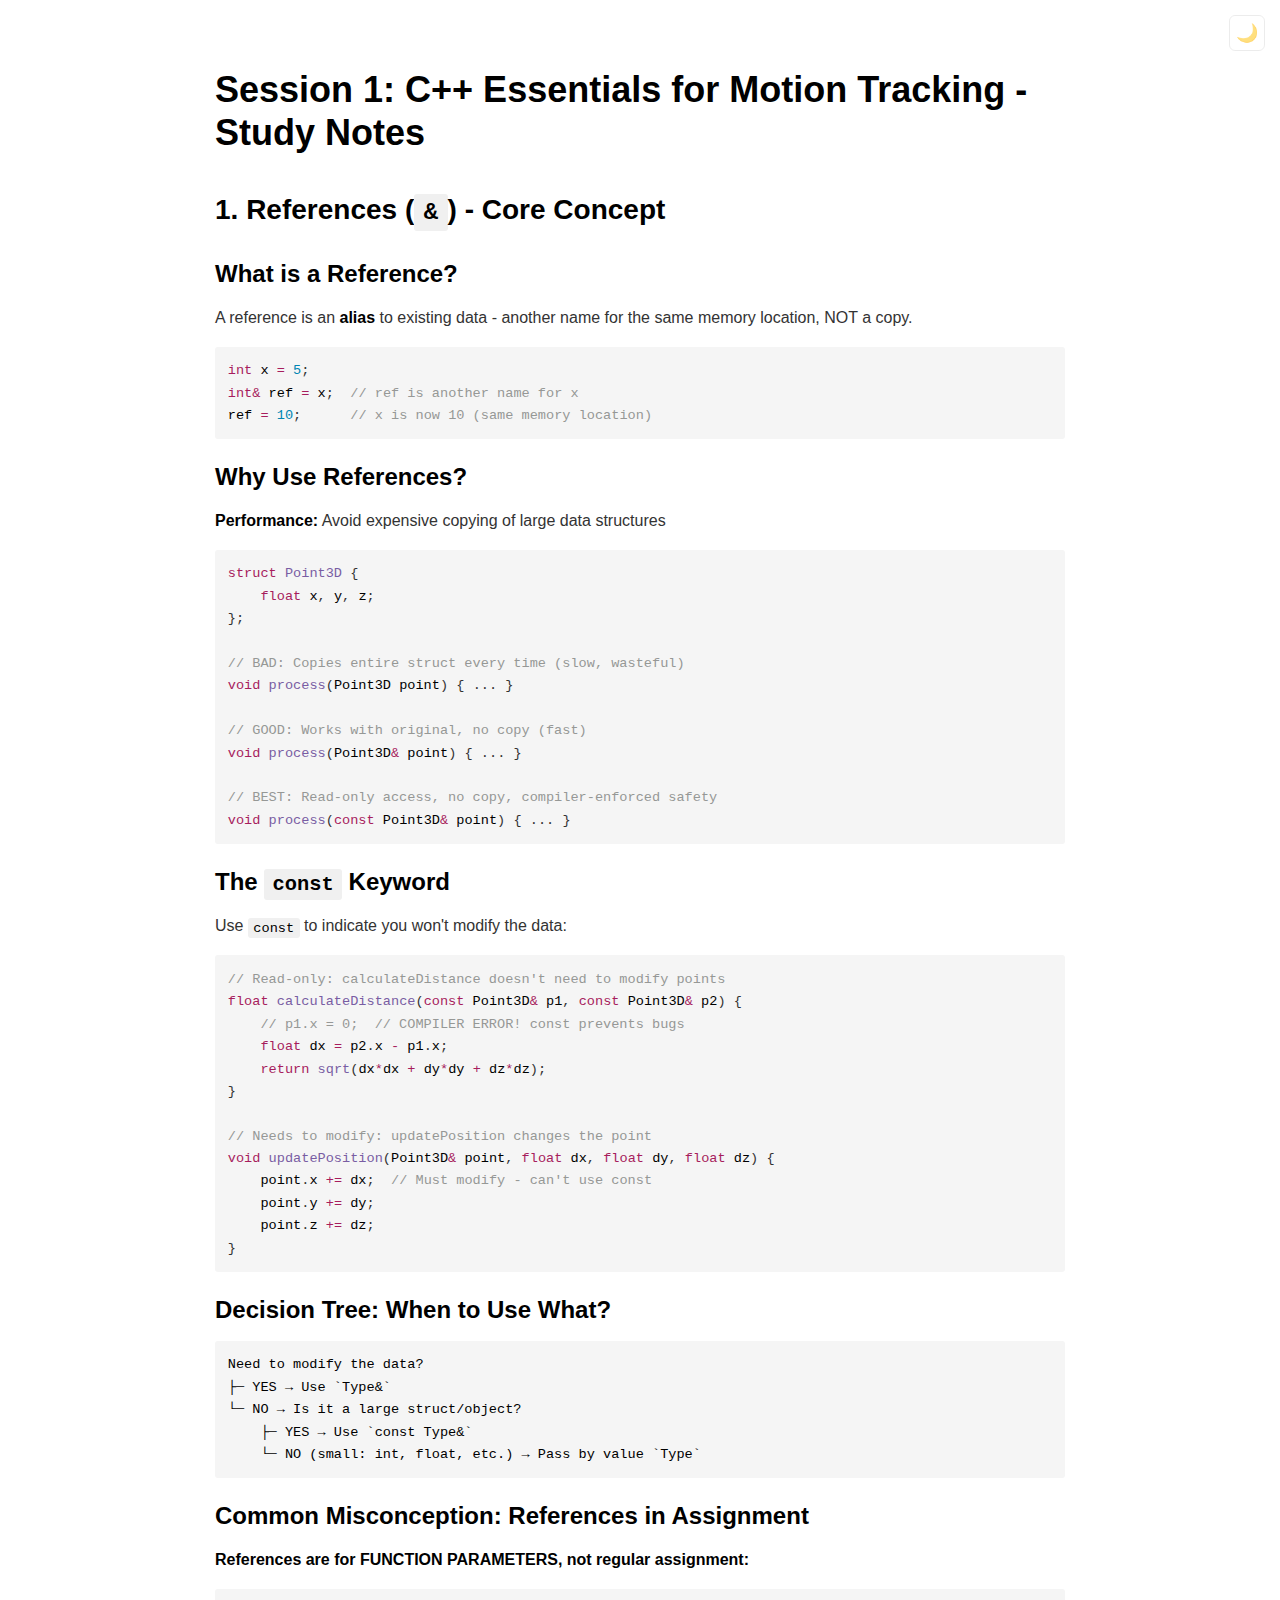
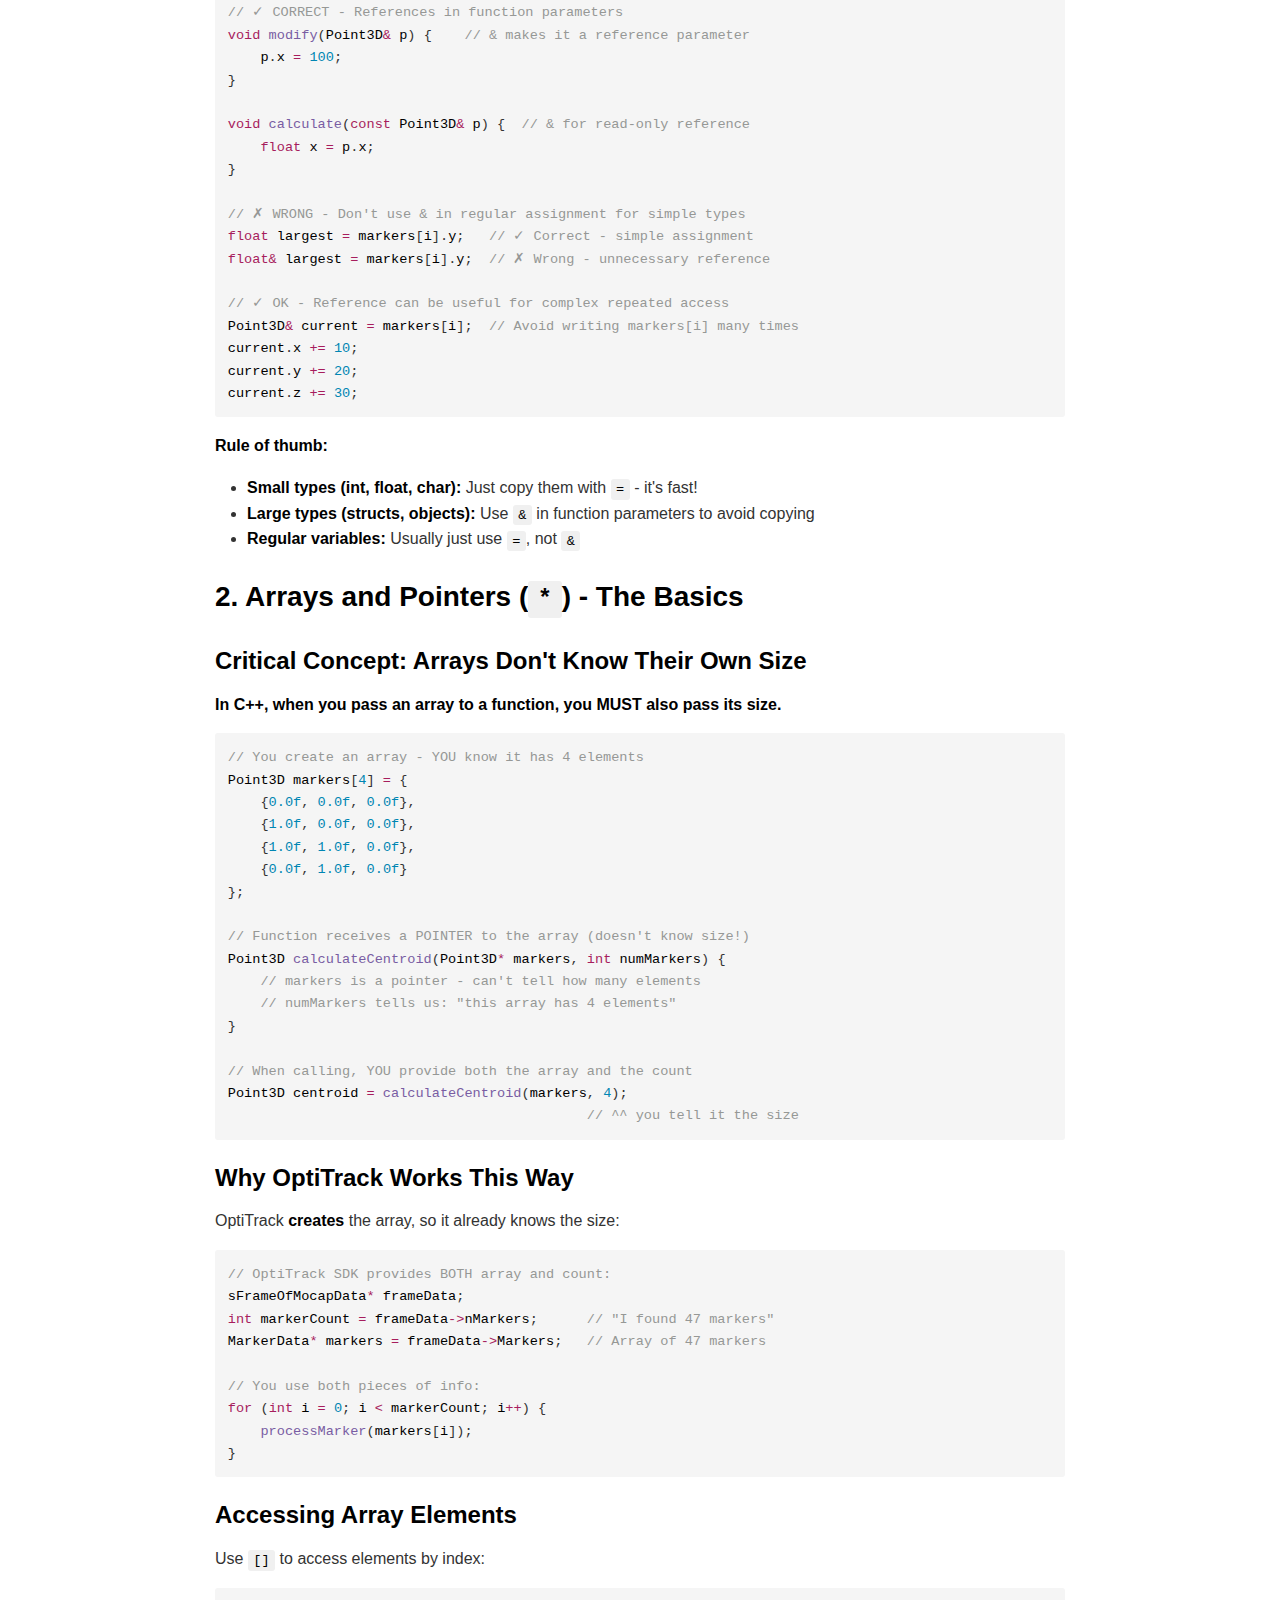
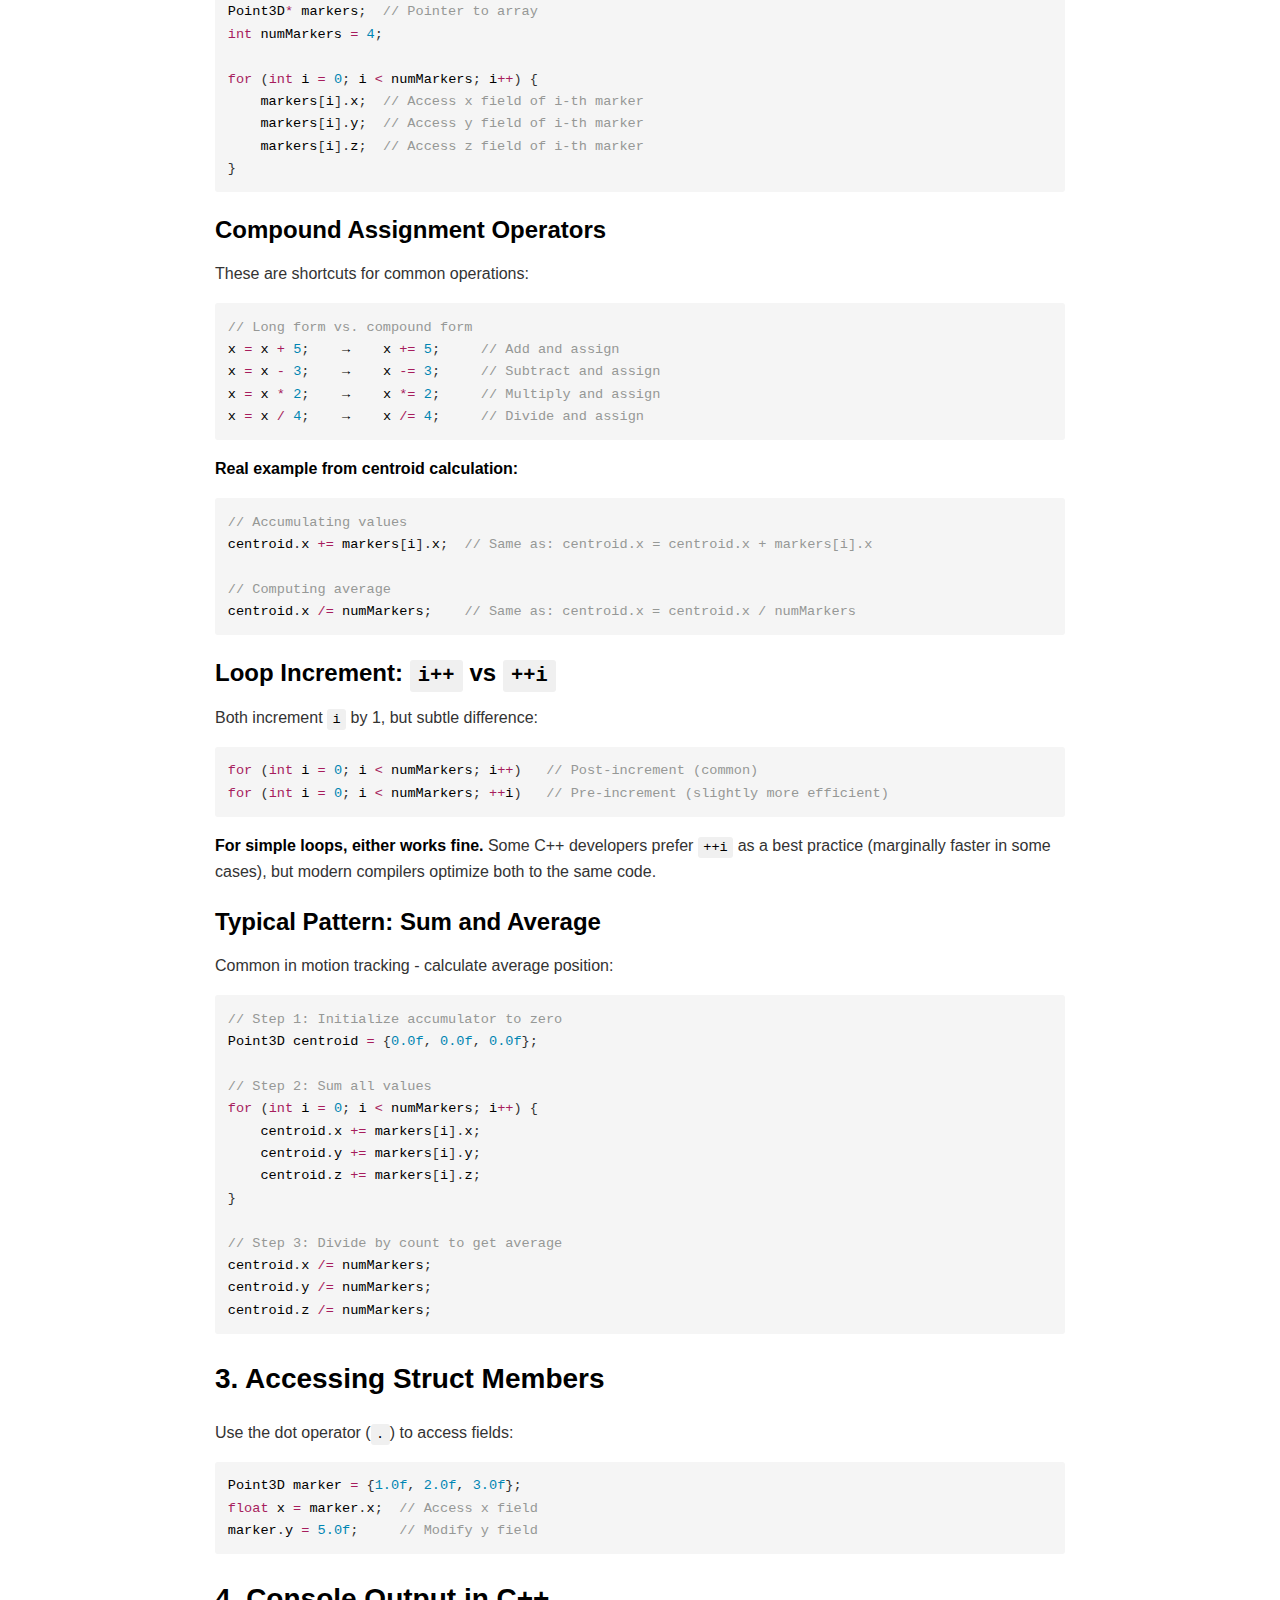
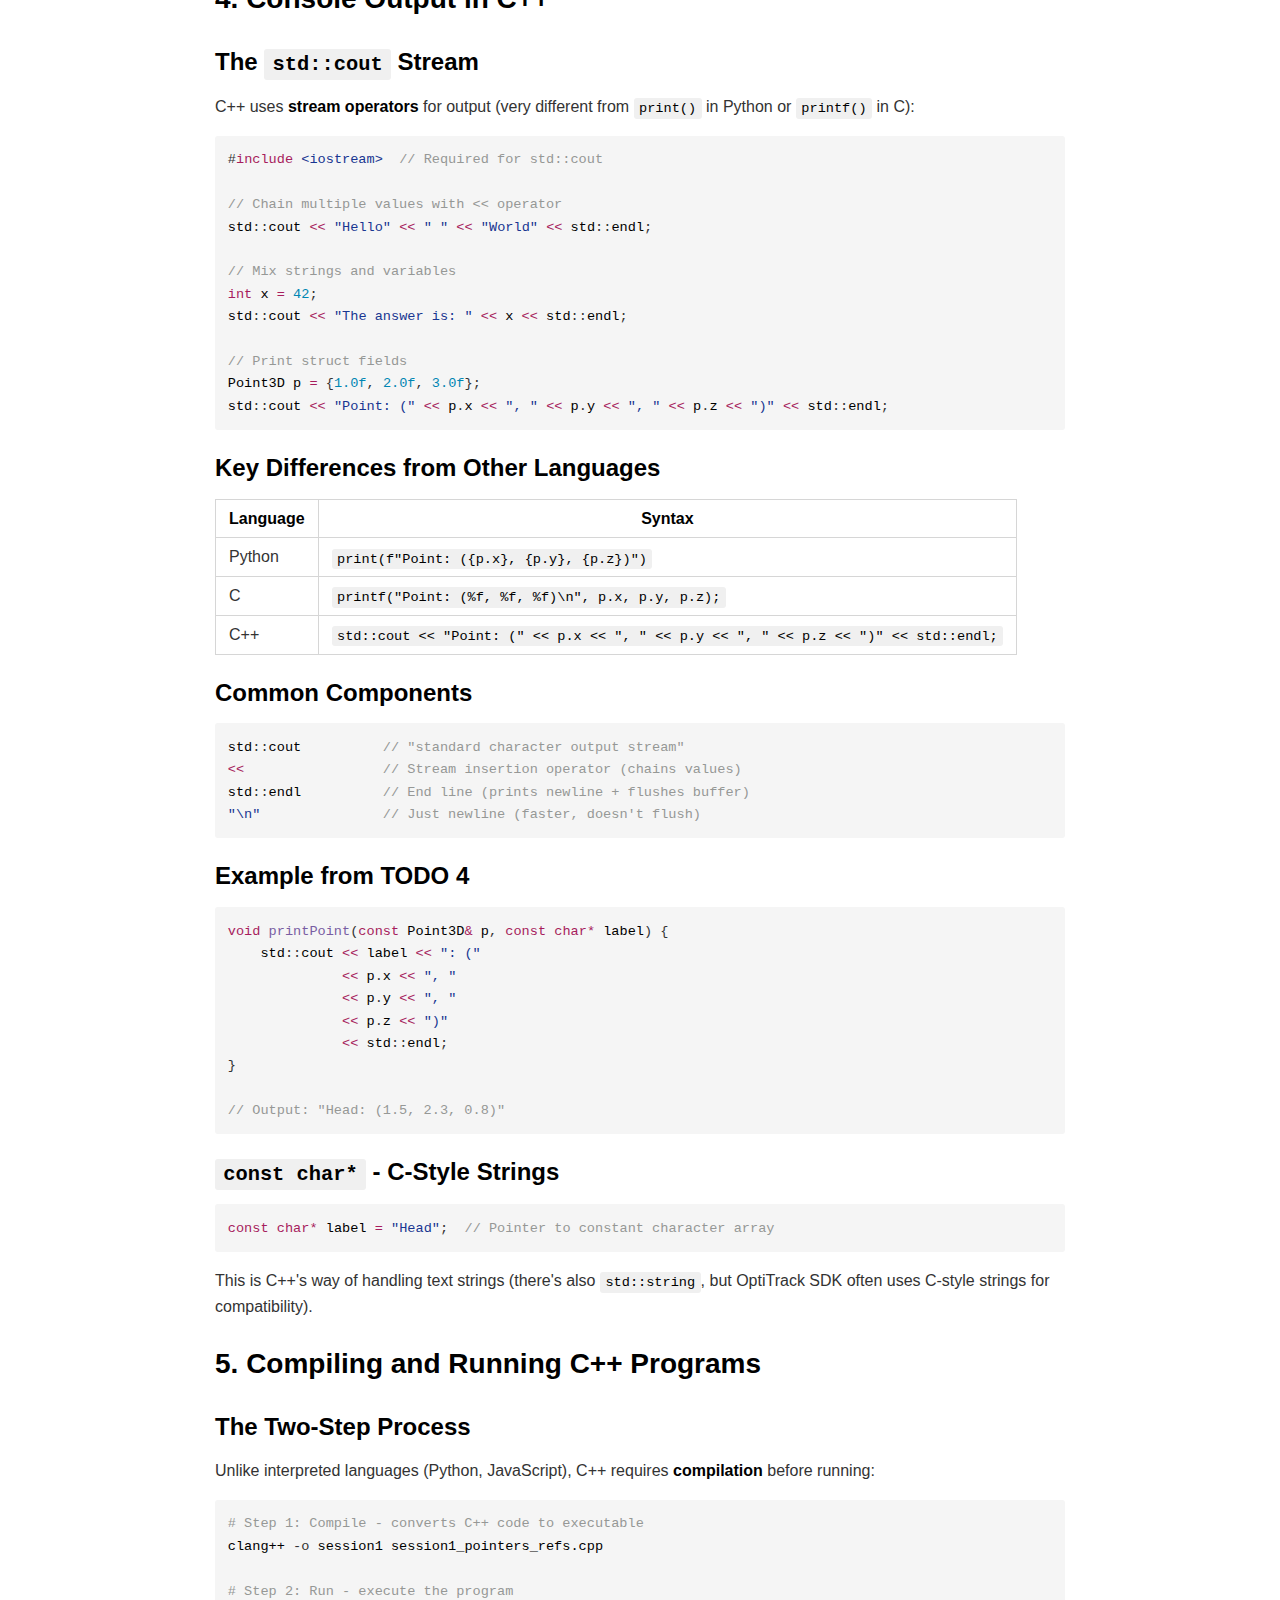
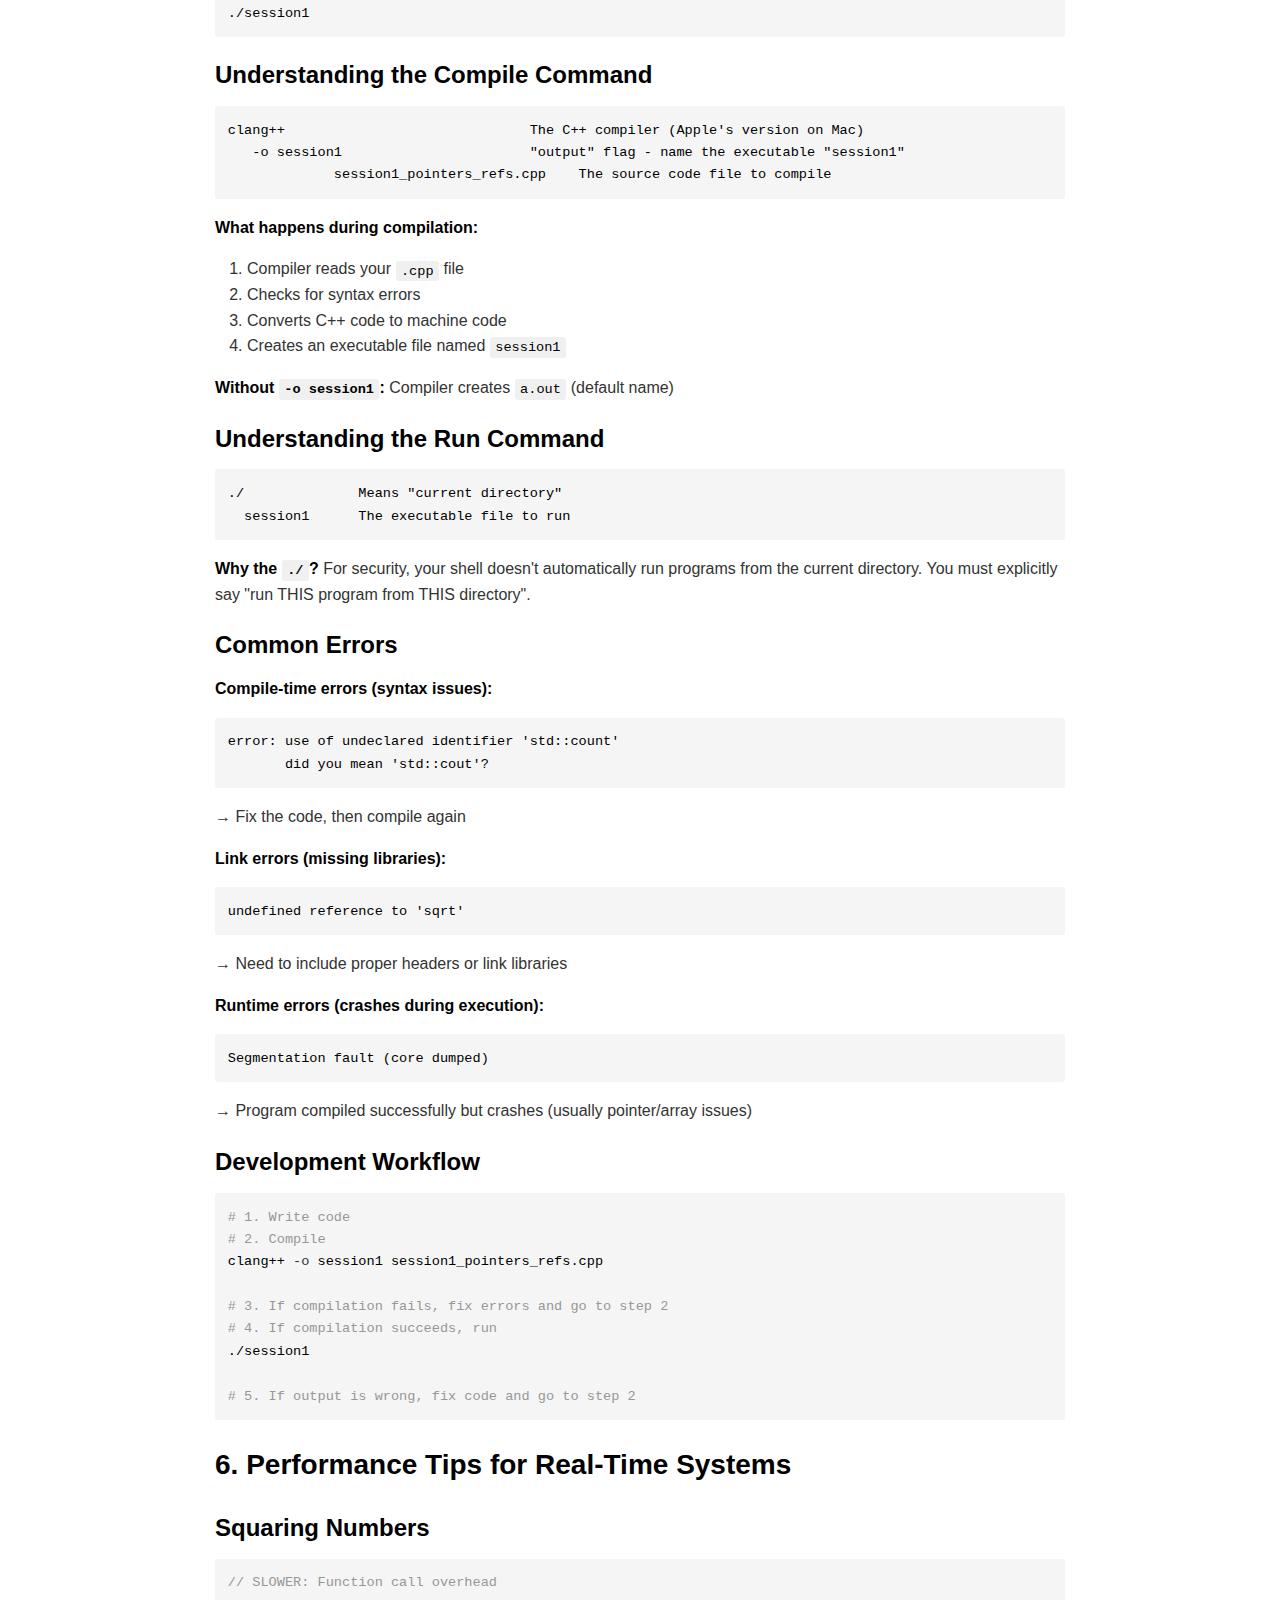
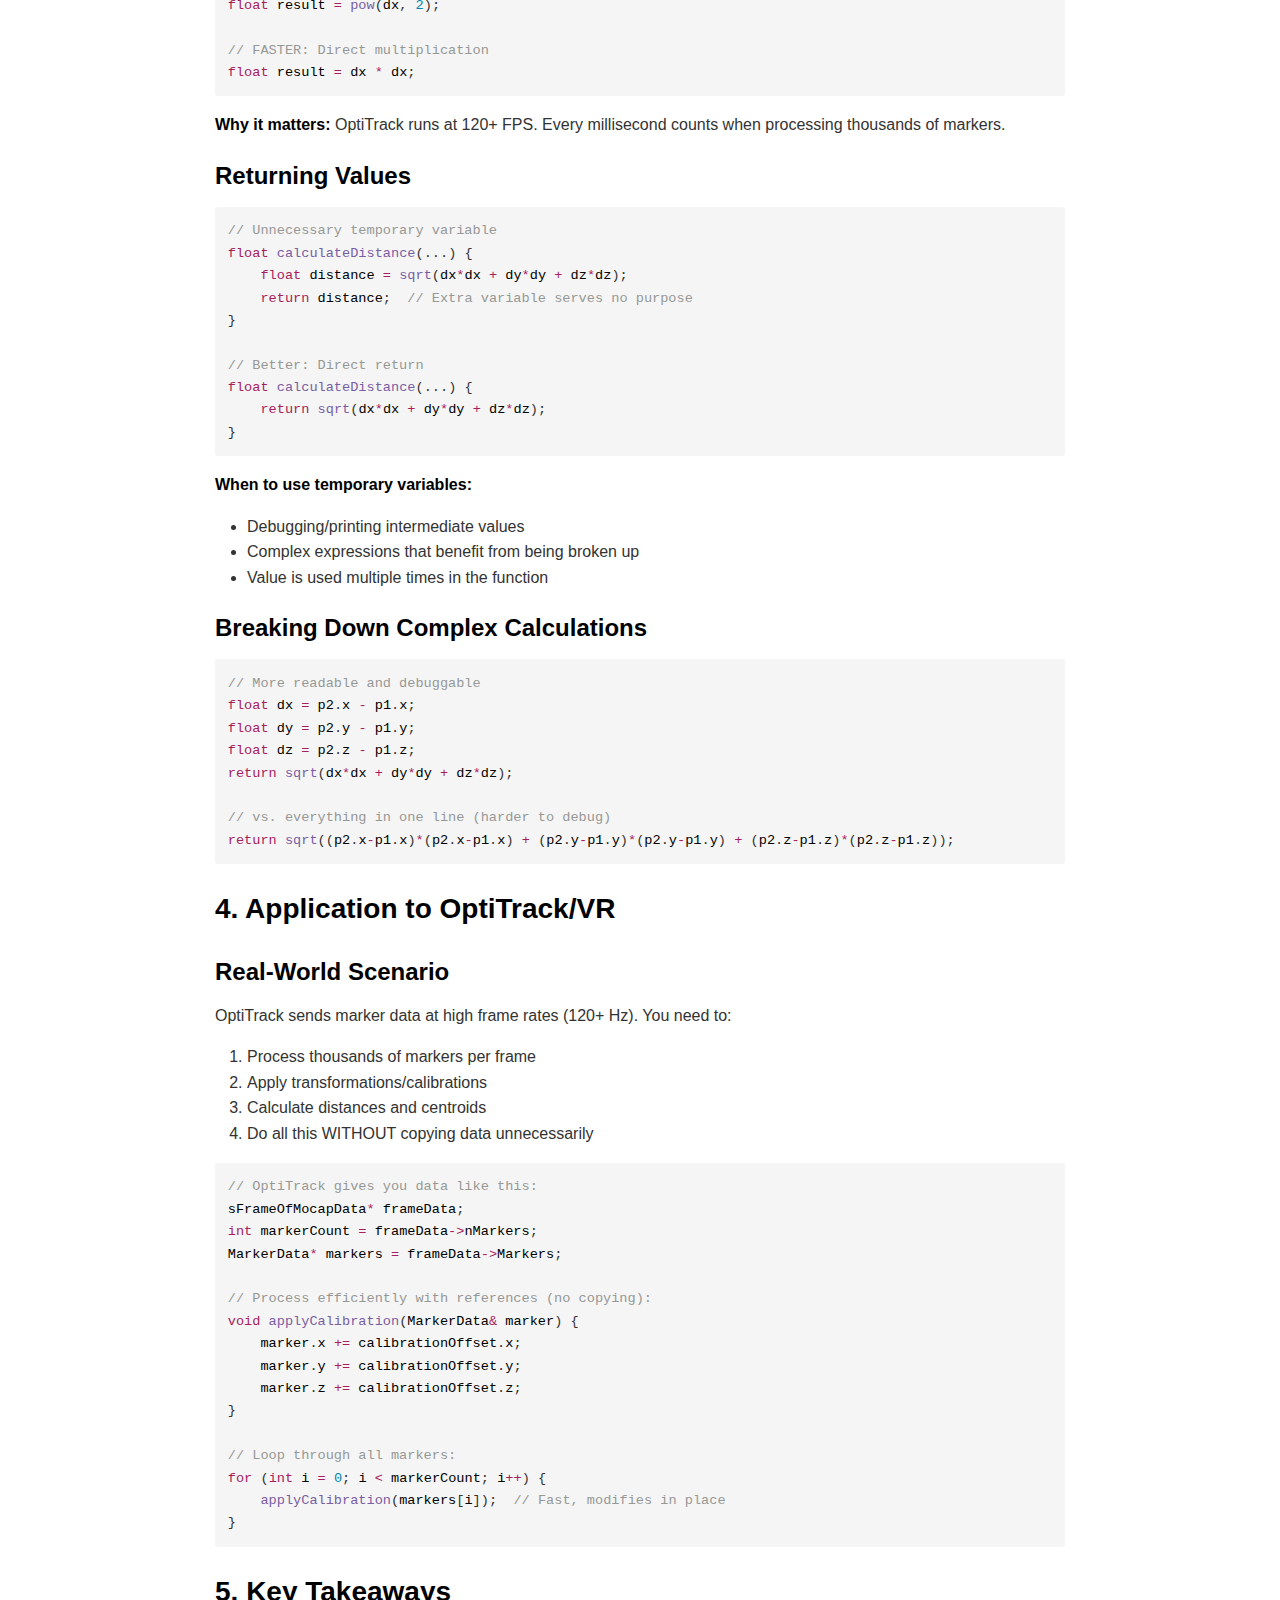
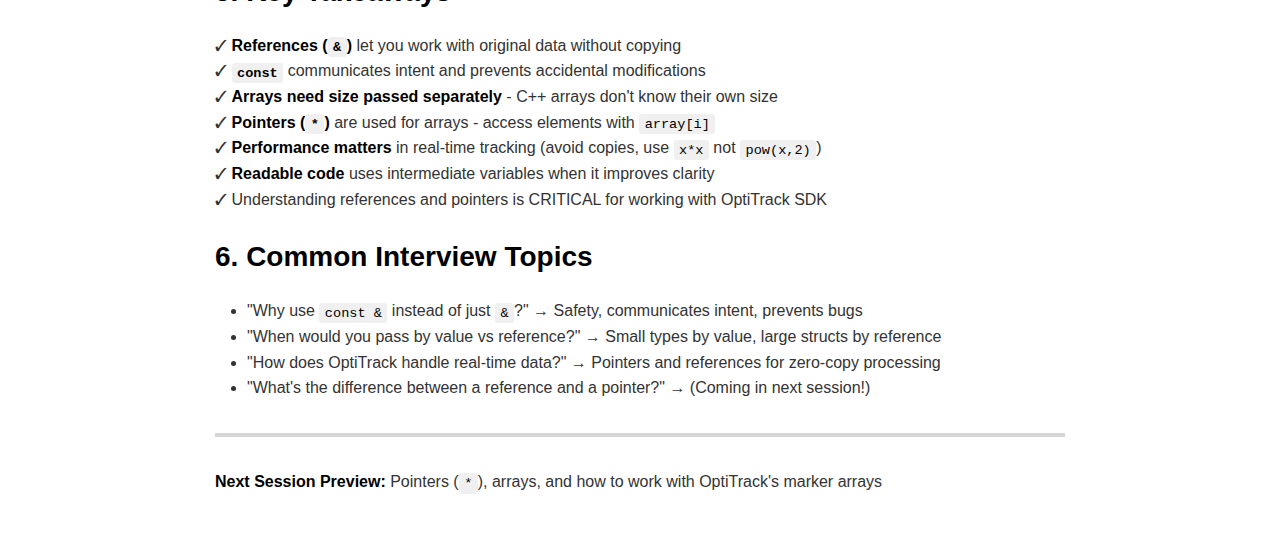
<file: html/session1_notes.html>
<!DOCTYPE html><html><head>
      <title>session1_notes</title>
      <meta charset="utf-8">
      <meta name="viewport" content="width=device-width, initial-scale=1.0">
      
      <link rel="stylesheet" href="file:////Users/omarkhan/.vscode/extensions/shd101wyy.markdown-preview-enhanced-0.8.19/crossnote/dependencies/katex/katex.min.css">
      
      
      
      
      
      <style>
      code[class*=language-],pre[class*=language-]{color:#333;background:0 0;font-family:Consolas,"Liberation Mono",Menlo,Courier,monospace;text-align:left;white-space:pre;word-spacing:normal;word-break:normal;word-wrap:normal;line-height:1.4;-moz-tab-size:8;-o-tab-size:8;tab-size:8;-webkit-hyphens:none;-moz-hyphens:none;-ms-hyphens:none;hyphens:none}pre[class*=language-]{padding:.8em;overflow:auto;border-radius:3px;background:#f5f5f5}:not(pre)>code[class*=language-]{padding:.1em;border-radius:.3em;white-space:normal;background:#f5f5f5}.token.blockquote,.token.comment{color:#969896}.token.cdata{color:#183691}.token.doctype,.token.macro.property,.token.punctuation,.token.variable{color:#333}.token.builtin,.token.important,.token.keyword,.token.operator,.token.rule{color:#a71d5d}.token.attr-value,.token.regex,.token.string,.token.url{color:#183691}.token.atrule,.token.boolean,.token.code,.token.command,.token.constant,.token.entity,.token.number,.token.property,.token.symbol{color:#0086b3}.token.prolog,.token.selector,.token.tag{color:#63a35c}.token.attr-name,.token.class,.token.class-name,.token.function,.token.id,.token.namespace,.token.pseudo-class,.token.pseudo-element,.token.url-reference .token.variable{color:#795da3}.token.entity{cursor:help}.token.title,.token.title .token.punctuation{font-weight:700;color:#1d3e81}.token.list{color:#ed6a43}.token.inserted{background-color:#eaffea;color:#55a532}.token.deleted{background-color:#ffecec;color:#bd2c00}.token.bold{font-weight:700}.token.italic{font-style:italic}.language-json .token.property{color:#183691}.language-markup .token.tag .token.punctuation{color:#333}.language-css .token.function,code.language-css{color:#0086b3}.language-yaml .token.atrule{color:#63a35c}code.language-yaml{color:#183691}.language-ruby .token.function{color:#333}.language-markdown .token.url{color:#795da3}.language-makefile .token.symbol{color:#795da3}.language-makefile .token.variable{color:#183691}.language-makefile .token.builtin{color:#0086b3}.language-bash .token.keyword{color:#0086b3}pre[data-line]{position:relative;padding:1em 0 1em 3em}pre[data-line] .line-highlight-wrapper{position:absolute;top:0;left:0;background-color:transparent;display:block;width:100%}pre[data-line] .line-highlight{position:absolute;left:0;right:0;padding:inherit 0;margin-top:1em;background:hsla(24,20%,50%,.08);background:linear-gradient(to right,hsla(24,20%,50%,.1) 70%,hsla(24,20%,50%,0));pointer-events:none;line-height:inherit;white-space:pre}pre[data-line] .line-highlight:before,pre[data-line] .line-highlight[data-end]:after{content:attr(data-start);position:absolute;top:.4em;left:.6em;min-width:1em;padding:0 .5em;background-color:hsla(24,20%,50%,.4);color:#f4f1ef;font:bold 65%/1.5 sans-serif;text-align:center;vertical-align:.3em;border-radius:999px;text-shadow:none;box-shadow:0 1px #fff}pre[data-line] .line-highlight[data-end]:after{content:attr(data-end);top:auto;bottom:.4em}html body{font-family:'Helvetica Neue',Helvetica,'Segoe UI',Arial,freesans,sans-serif;font-size:16px;line-height:1.6;color:#333;background-color:#fff;overflow:initial;box-sizing:border-box;word-wrap:break-word}html body>:first-child{margin-top:0}html body h1,html body h2,html body h3,html body h4,html body h5,html body h6{line-height:1.2;margin-top:1em;margin-bottom:16px;color:#000}html body h1{font-size:2.25em;font-weight:300;padding-bottom:.3em}html body h2{font-size:1.75em;font-weight:400;padding-bottom:.3em}html body h3{font-size:1.5em;font-weight:500}html body h4{font-size:1.25em;font-weight:600}html body h5{font-size:1.1em;font-weight:600}html body h6{font-size:1em;font-weight:600}html body h1,html body h2,html body h3,html body h4,html body h5{font-weight:600}html body h5{font-size:1em}html body h6{color:#5c5c5c}html body strong{color:#000}html body del{color:#5c5c5c}html body a:not([href]){color:inherit;text-decoration:none}html body a{color:#08c;text-decoration:none}html body a:hover{color:#00a3f5;text-decoration:none}html body img{max-width:100%}html body>p{margin-top:0;margin-bottom:16px;word-wrap:break-word}html body>ol,html body>ul{margin-bottom:16px}html body ol,html body ul{padding-left:2em}html body ol.no-list,html body ul.no-list{padding:0;list-style-type:none}html body ol ol,html body ol ul,html body ul ol,html body ul ul{margin-top:0;margin-bottom:0}html body li{margin-bottom:0}html body li.task-list-item{list-style:none}html body li>p{margin-top:0;margin-bottom:0}html body .task-list-item-checkbox{margin:0 .2em .25em -1.8em;vertical-align:middle}html body .task-list-item-checkbox:hover{cursor:pointer}html body blockquote{margin:16px 0;font-size:inherit;padding:0 15px;color:#5c5c5c;background-color:#f0f0f0;border-left:4px solid #d6d6d6}html body blockquote>:first-child{margin-top:0}html body blockquote>:last-child{margin-bottom:0}html body hr{height:4px;margin:32px 0;background-color:#d6d6d6;border:0 none}html body table{margin:10px 0 15px 0;border-collapse:collapse;border-spacing:0;display:block;width:100%;overflow:auto;word-break:normal;word-break:keep-all}html body table th{font-weight:700;color:#000}html body table td,html body table th{border:1px solid #d6d6d6;padding:6px 13px}html body dl{padding:0}html body dl dt{padding:0;margin-top:16px;font-size:1em;font-style:italic;font-weight:700}html body dl dd{padding:0 16px;margin-bottom:16px}html body code{font-family:Menlo,Monaco,Consolas,'Courier New',monospace;font-size:.85em;color:#000;background-color:#f0f0f0;border-radius:3px;padding:.2em 0}html body code::after,html body code::before{letter-spacing:-.2em;content:'\00a0'}html body pre>code{padding:0;margin:0;word-break:normal;white-space:pre;background:0 0;border:0}html body .highlight{margin-bottom:16px}html body .highlight pre,html body pre{padding:1em;overflow:auto;line-height:1.45;border:#d6d6d6;border-radius:3px}html body .highlight pre{margin-bottom:0;word-break:normal}html body pre code,html body pre tt{display:inline;max-width:initial;padding:0;margin:0;overflow:initial;line-height:inherit;word-wrap:normal;background-color:transparent;border:0}html body pre code:after,html body pre code:before,html body pre tt:after,html body pre tt:before{content:normal}html body blockquote,html body dl,html body ol,html body p,html body pre,html body ul{margin-top:0;margin-bottom:16px}html body kbd{color:#000;border:1px solid #d6d6d6;border-bottom:2px solid #c7c7c7;padding:2px 4px;background-color:#f0f0f0;border-radius:3px}@media print{html body{background-color:#fff}html body h1,html body h2,html body h3,html body h4,html body h5,html body h6{color:#000;page-break-after:avoid}html body blockquote{color:#5c5c5c}html body pre{page-break-inside:avoid}html body table{display:table}html body img{display:block;max-width:100%;max-height:100%}html body code,html body pre{word-wrap:break-word;white-space:pre}}.markdown-preview{width:100%;height:100%;box-sizing:border-box}.markdown-preview ul{list-style:disc}.markdown-preview ul ul{list-style:circle}.markdown-preview ul ul ul{list-style:square}.markdown-preview ol{list-style:decimal}.markdown-preview ol ol,.markdown-preview ul ol{list-style-type:lower-roman}.markdown-preview ol ol ol,.markdown-preview ol ul ol,.markdown-preview ul ol ol,.markdown-preview ul ul ol{list-style-type:lower-alpha}.markdown-preview .newpage,.markdown-preview .pagebreak{page-break-before:always}.markdown-preview pre.line-numbers{position:relative;padding-left:3.8em;counter-reset:linenumber}.markdown-preview pre.line-numbers>code{position:relative}.markdown-preview pre.line-numbers .line-numbers-rows{position:absolute;pointer-events:none;top:1em;font-size:100%;left:0;width:3em;letter-spacing:-1px;border-right:1px solid #999;-webkit-user-select:none;-moz-user-select:none;-ms-user-select:none;user-select:none}.markdown-preview pre.line-numbers .line-numbers-rows>span{pointer-events:none;display:block;counter-increment:linenumber}.markdown-preview pre.line-numbers .line-numbers-rows>span:before{content:counter(linenumber);color:#999;display:block;padding-right:.8em;text-align:right}.markdown-preview .mathjax-exps .MathJax_Display{text-align:center!important}.markdown-preview:not([data-for=preview]) .code-chunk .code-chunk-btn-group{display:none}.markdown-preview:not([data-for=preview]) .code-chunk .status{display:none}.markdown-preview:not([data-for=preview]) .code-chunk .output-div{margin-bottom:16px}.markdown-preview .md-toc{padding:0}.markdown-preview .md-toc .md-toc-link-wrapper .md-toc-link{display:inline;padding:.25rem 0}.markdown-preview .md-toc .md-toc-link-wrapper .md-toc-link div,.markdown-preview .md-toc .md-toc-link-wrapper .md-toc-link p{display:inline}.markdown-preview .md-toc .md-toc-link-wrapper.highlighted .md-toc-link{font-weight:800}.scrollbar-style::-webkit-scrollbar{width:8px}.scrollbar-style::-webkit-scrollbar-track{border-radius:10px;background-color:transparent}.scrollbar-style::-webkit-scrollbar-thumb{border-radius:5px;background-color:rgba(150,150,150,.66);border:4px solid rgba(150,150,150,.66);background-clip:content-box}html body[for=html-export]:not([data-presentation-mode]){position:relative;width:100%;height:100%;top:0;left:0;margin:0;padding:0;overflow:auto}html body[for=html-export]:not([data-presentation-mode]) .markdown-preview{position:relative;top:0;min-height:100vh}@media screen and (min-width:914px){html body[for=html-export]:not([data-presentation-mode]) .markdown-preview{padding:2em calc(50% - 457px + 2em)}}@media screen and (max-width:914px){html body[for=html-export]:not([data-presentation-mode]) .markdown-preview{padding:2em}}@media screen and (max-width:450px){html body[for=html-export]:not([data-presentation-mode]) .markdown-preview{font-size:14px!important;padding:1em}}@media print{html body[for=html-export]:not([data-presentation-mode]) #sidebar-toc-btn{display:none}}html body[for=html-export]:not([data-presentation-mode]) #sidebar-toc-btn{position:fixed;bottom:8px;left:8px;font-size:28px;cursor:pointer;color:inherit;z-index:99;width:32px;text-align:center;opacity:.4}html body[for=html-export]:not([data-presentation-mode])[html-show-sidebar-toc] #sidebar-toc-btn{opacity:1}html body[for=html-export]:not([data-presentation-mode])[html-show-sidebar-toc] .md-sidebar-toc{position:fixed;top:0;left:0;width:300px;height:100%;padding:32px 0 48px 0;font-size:14px;box-shadow:0 0 4px rgba(150,150,150,.33);box-sizing:border-box;overflow:auto;background-color:inherit}html body[for=html-export]:not([data-presentation-mode])[html-show-sidebar-toc] .md-sidebar-toc::-webkit-scrollbar{width:8px}html body[for=html-export]:not([data-presentation-mode])[html-show-sidebar-toc] .md-sidebar-toc::-webkit-scrollbar-track{border-radius:10px;background-color:transparent}html body[for=html-export]:not([data-presentation-mode])[html-show-sidebar-toc] .md-sidebar-toc::-webkit-scrollbar-thumb{border-radius:5px;background-color:rgba(150,150,150,.66);border:4px solid rgba(150,150,150,.66);background-clip:content-box}html body[for=html-export]:not([data-presentation-mode])[html-show-sidebar-toc] .md-sidebar-toc a{text-decoration:none}html body[for=html-export]:not([data-presentation-mode])[html-show-sidebar-toc] .md-sidebar-toc .md-toc{padding:0 16px}html body[for=html-export]:not([data-presentation-mode])[html-show-sidebar-toc] .md-sidebar-toc .md-toc .md-toc-link-wrapper .md-toc-link{display:inline;padding:.25rem 0}html body[for=html-export]:not([data-presentation-mode])[html-show-sidebar-toc] .md-sidebar-toc .md-toc .md-toc-link-wrapper .md-toc-link div,html body[for=html-export]:not([data-presentation-mode])[html-show-sidebar-toc] .md-sidebar-toc .md-toc .md-toc-link-wrapper .md-toc-link p{display:inline}html body[for=html-export]:not([data-presentation-mode])[html-show-sidebar-toc] .md-sidebar-toc .md-toc .md-toc-link-wrapper.highlighted .md-toc-link{font-weight:800}html body[for=html-export]:not([data-presentation-mode])[html-show-sidebar-toc] .markdown-preview{left:300px;width:calc(100% - 300px);padding:2em calc(50% - 457px - 300px / 2);margin:0;box-sizing:border-box}@media screen and (max-width:1274px){html body[for=html-export]:not([data-presentation-mode])[html-show-sidebar-toc] .markdown-preview{padding:2em}}@media screen and (max-width:450px){html body[for=html-export]:not([data-presentation-mode])[html-show-sidebar-toc] .markdown-preview{width:100%}}html body[for=html-export]:not([data-presentation-mode]):not([html-show-sidebar-toc]) .markdown-preview{left:50%;transform:translateX(-50%)}html body[for=html-export]:not([data-presentation-mode]):not([html-show-sidebar-toc]) .md-sidebar-toc{display:none}
/* Please visit the URL below for more information: */
/*   https://shd101wyy.github.io/markdown-preview-enhanced/#/customize-css */

      </style>
      <!-- Dark Mode Styles -->
      <link rel="stylesheet" href="dark-mode.css">
      <!-- The content below will be included at the end of the <head> element. --><script type="text/javascript">
  document.addEventListener("DOMContentLoaded", function () {
    // your code here
  });
</script>
      <!-- Dark Mode Script -->
      <script src="dark-mode.js"></script>
</head><body for="html-export">
    
    
      <div class="crossnote markdown-preview  ">
      
<h1 id="session-1-c-essentials-for-motion-tracking---study-notes">Session 1: C++ Essentials for Motion Tracking - Study Notes </h1>
<h2 id="1-references----core-concept">1. References (<code>&amp;</code>) - Core Concept </h2>
<h3 id="what-is-a-reference">What is a Reference? </h3>
<p>A reference is an <strong>alias</strong> to existing data - another name for the same memory location, NOT a copy.</p>
<pre data-role="codeBlock" data-info="cpp" class="language-cpp cpp"><code><span class="token keyword keyword-int">int</span> x <span class="token operator">=</span> <span class="token number">5</span><span class="token punctuation">;</span>
<span class="token keyword keyword-int">int</span><span class="token operator">&amp;</span> ref <span class="token operator">=</span> x<span class="token punctuation">;</span>  <span class="token comment">// ref is another name for x</span>
ref <span class="token operator">=</span> <span class="token number">10</span><span class="token punctuation">;</span>      <span class="token comment">// x is now 10 (same memory location)</span>
</code></pre><h3 id="why-use-references">Why Use References? </h3>
<p><strong>Performance:</strong> Avoid expensive copying of large data structures</p>
<pre data-role="codeBlock" data-info="cpp" class="language-cpp cpp"><code><span class="token keyword keyword-struct">struct</span> <span class="token class-name">Point3D</span> <span class="token punctuation">{</span>
    <span class="token keyword keyword-float">float</span> x<span class="token punctuation">,</span> y<span class="token punctuation">,</span> z<span class="token punctuation">;</span>
<span class="token punctuation">}</span><span class="token punctuation">;</span>

<span class="token comment">// BAD: Copies entire struct every time (slow, wasteful)</span>
<span class="token keyword keyword-void">void</span> <span class="token function">process</span><span class="token punctuation">(</span>Point3D point<span class="token punctuation">)</span> <span class="token punctuation">{</span> <span class="token punctuation">.</span><span class="token punctuation">.</span><span class="token punctuation">.</span> <span class="token punctuation">}</span>

<span class="token comment">// GOOD: Works with original, no copy (fast)</span>
<span class="token keyword keyword-void">void</span> <span class="token function">process</span><span class="token punctuation">(</span>Point3D<span class="token operator">&amp;</span> point<span class="token punctuation">)</span> <span class="token punctuation">{</span> <span class="token punctuation">.</span><span class="token punctuation">.</span><span class="token punctuation">.</span> <span class="token punctuation">}</span>

<span class="token comment">// BEST: Read-only access, no copy, compiler-enforced safety</span>
<span class="token keyword keyword-void">void</span> <span class="token function">process</span><span class="token punctuation">(</span><span class="token keyword keyword-const">const</span> Point3D<span class="token operator">&amp;</span> point<span class="token punctuation">)</span> <span class="token punctuation">{</span> <span class="token punctuation">.</span><span class="token punctuation">.</span><span class="token punctuation">.</span> <span class="token punctuation">}</span>
</code></pre><h3 id="the-const-keyword">The <code>const</code> Keyword </h3>
<p>Use <code>const</code> to indicate you won't modify the data:</p>
<pre data-role="codeBlock" data-info="cpp" class="language-cpp cpp"><code><span class="token comment">// Read-only: calculateDistance doesn't need to modify points</span>
<span class="token keyword keyword-float">float</span> <span class="token function">calculateDistance</span><span class="token punctuation">(</span><span class="token keyword keyword-const">const</span> Point3D<span class="token operator">&amp;</span> p1<span class="token punctuation">,</span> <span class="token keyword keyword-const">const</span> Point3D<span class="token operator">&amp;</span> p2<span class="token punctuation">)</span> <span class="token punctuation">{</span>
    <span class="token comment">// p1.x = 0;  // COMPILER ERROR! const prevents bugs</span>
    <span class="token keyword keyword-float">float</span> dx <span class="token operator">=</span> p2<span class="token punctuation">.</span>x <span class="token operator">-</span> p1<span class="token punctuation">.</span>x<span class="token punctuation">;</span>
    <span class="token keyword keyword-return">return</span> <span class="token function">sqrt</span><span class="token punctuation">(</span>dx<span class="token operator">*</span>dx <span class="token operator">+</span> dy<span class="token operator">*</span>dy <span class="token operator">+</span> dz<span class="token operator">*</span>dz<span class="token punctuation">)</span><span class="token punctuation">;</span>
<span class="token punctuation">}</span>

<span class="token comment">// Needs to modify: updatePosition changes the point</span>
<span class="token keyword keyword-void">void</span> <span class="token function">updatePosition</span><span class="token punctuation">(</span>Point3D<span class="token operator">&amp;</span> point<span class="token punctuation">,</span> <span class="token keyword keyword-float">float</span> dx<span class="token punctuation">,</span> <span class="token keyword keyword-float">float</span> dy<span class="token punctuation">,</span> <span class="token keyword keyword-float">float</span> dz<span class="token punctuation">)</span> <span class="token punctuation">{</span>
    point<span class="token punctuation">.</span>x <span class="token operator">+=</span> dx<span class="token punctuation">;</span>  <span class="token comment">// Must modify - can't use const</span>
    point<span class="token punctuation">.</span>y <span class="token operator">+=</span> dy<span class="token punctuation">;</span>
    point<span class="token punctuation">.</span>z <span class="token operator">+=</span> dz<span class="token punctuation">;</span>
<span class="token punctuation">}</span>
</code></pre><h3 id="decision-tree-when-to-use-what">Decision Tree: When to Use What? </h3>
<pre data-role="codeBlock" data-info="" class="language-text"><code>Need to modify the data?
├─ YES → Use `Type&amp;`
└─ NO → Is it a large struct/object?
    ├─ YES → Use `const Type&amp;`
    └─ NO (small: int, float, etc.) → Pass by value `Type`
</code></pre><h3 id="common-misconception-references-in-assignment">Common Misconception: References in Assignment </h3>
<p><strong>References are for FUNCTION PARAMETERS, not regular assignment:</strong></p>
<pre data-role="codeBlock" data-info="cpp" class="language-cpp cpp"><code><span class="token comment">// ✓ CORRECT - References in function parameters</span>
<span class="token keyword keyword-void">void</span> <span class="token function">modify</span><span class="token punctuation">(</span>Point3D<span class="token operator">&amp;</span> p<span class="token punctuation">)</span> <span class="token punctuation">{</span>    <span class="token comment">// &amp; makes it a reference parameter</span>
    p<span class="token punctuation">.</span>x <span class="token operator">=</span> <span class="token number">100</span><span class="token punctuation">;</span>
<span class="token punctuation">}</span>

<span class="token keyword keyword-void">void</span> <span class="token function">calculate</span><span class="token punctuation">(</span><span class="token keyword keyword-const">const</span> Point3D<span class="token operator">&amp;</span> p<span class="token punctuation">)</span> <span class="token punctuation">{</span>  <span class="token comment">// &amp; for read-only reference</span>
    <span class="token keyword keyword-float">float</span> x <span class="token operator">=</span> p<span class="token punctuation">.</span>x<span class="token punctuation">;</span>
<span class="token punctuation">}</span>

<span class="token comment">// ✗ WRONG - Don't use &amp; in regular assignment for simple types</span>
<span class="token keyword keyword-float">float</span> largest <span class="token operator">=</span> markers<span class="token punctuation">[</span>i<span class="token punctuation">]</span><span class="token punctuation">.</span>y<span class="token punctuation">;</span>   <span class="token comment">// ✓ Correct - simple assignment</span>
<span class="token keyword keyword-float">float</span><span class="token operator">&amp;</span> largest <span class="token operator">=</span> markers<span class="token punctuation">[</span>i<span class="token punctuation">]</span><span class="token punctuation">.</span>y<span class="token punctuation">;</span>  <span class="token comment">// ✗ Wrong - unnecessary reference</span>

<span class="token comment">// ✓ OK - Reference can be useful for complex repeated access</span>
Point3D<span class="token operator">&amp;</span> current <span class="token operator">=</span> markers<span class="token punctuation">[</span>i<span class="token punctuation">]</span><span class="token punctuation">;</span>  <span class="token comment">// Avoid writing markers[i] many times</span>
current<span class="token punctuation">.</span>x <span class="token operator">+=</span> <span class="token number">10</span><span class="token punctuation">;</span>
current<span class="token punctuation">.</span>y <span class="token operator">+=</span> <span class="token number">20</span><span class="token punctuation">;</span>
current<span class="token punctuation">.</span>z <span class="token operator">+=</span> <span class="token number">30</span><span class="token punctuation">;</span>
</code></pre><p><strong>Rule of thumb:</strong></p>
<ul>
<li><strong>Small types (int, float, char):</strong> Just copy them with <code>=</code> - it's fast!</li>
<li><strong>Large types (structs, objects):</strong> Use <code>&amp;</code> in function parameters to avoid copying</li>
<li><strong>Regular variables:</strong> Usually just use <code>=</code>, not <code>&amp;</code></li>
</ul>
<h2 id="2-arrays-and-pointers----the-basics">2. Arrays and Pointers (<code>*</code>) - The Basics </h2>
<h3 id="critical-concept-arrays-dont-know-their-own-size">Critical Concept: Arrays Don't Know Their Own Size </h3>
<p><strong>In C++, when you pass an array to a function, you MUST also pass its size.</strong></p>
<pre data-role="codeBlock" data-info="cpp" class="language-cpp cpp"><code><span class="token comment">// You create an array - YOU know it has 4 elements</span>
Point3D markers<span class="token punctuation">[</span><span class="token number">4</span><span class="token punctuation">]</span> <span class="token operator">=</span> <span class="token punctuation">{</span>
    <span class="token punctuation">{</span><span class="token number">0.0f</span><span class="token punctuation">,</span> <span class="token number">0.0f</span><span class="token punctuation">,</span> <span class="token number">0.0f</span><span class="token punctuation">}</span><span class="token punctuation">,</span>
    <span class="token punctuation">{</span><span class="token number">1.0f</span><span class="token punctuation">,</span> <span class="token number">0.0f</span><span class="token punctuation">,</span> <span class="token number">0.0f</span><span class="token punctuation">}</span><span class="token punctuation">,</span>
    <span class="token punctuation">{</span><span class="token number">1.0f</span><span class="token punctuation">,</span> <span class="token number">1.0f</span><span class="token punctuation">,</span> <span class="token number">0.0f</span><span class="token punctuation">}</span><span class="token punctuation">,</span>
    <span class="token punctuation">{</span><span class="token number">0.0f</span><span class="token punctuation">,</span> <span class="token number">1.0f</span><span class="token punctuation">,</span> <span class="token number">0.0f</span><span class="token punctuation">}</span>
<span class="token punctuation">}</span><span class="token punctuation">;</span>

<span class="token comment">// Function receives a POINTER to the array (doesn't know size!)</span>
Point3D <span class="token function">calculateCentroid</span><span class="token punctuation">(</span>Point3D<span class="token operator">*</span> markers<span class="token punctuation">,</span> <span class="token keyword keyword-int">int</span> numMarkers<span class="token punctuation">)</span> <span class="token punctuation">{</span>
    <span class="token comment">// markers is a pointer - can't tell how many elements</span>
    <span class="token comment">// numMarkers tells us: "this array has 4 elements"</span>
<span class="token punctuation">}</span>

<span class="token comment">// When calling, YOU provide both the array and the count</span>
Point3D centroid <span class="token operator">=</span> <span class="token function">calculateCentroid</span><span class="token punctuation">(</span>markers<span class="token punctuation">,</span> <span class="token number">4</span><span class="token punctuation">)</span><span class="token punctuation">;</span>
                                            <span class="token comment">// ^^ you tell it the size</span>
</code></pre><h3 id="why-optitrack-works-this-way">Why OptiTrack Works This Way </h3>
<p>OptiTrack <strong>creates</strong> the array, so it already knows the size:</p>
<pre data-role="codeBlock" data-info="cpp" class="language-cpp cpp"><code><span class="token comment">// OptiTrack SDK provides BOTH array and count:</span>
sFrameOfMocapData<span class="token operator">*</span> frameData<span class="token punctuation">;</span>
<span class="token keyword keyword-int">int</span> markerCount <span class="token operator">=</span> frameData<span class="token operator">-&gt;</span>nMarkers<span class="token punctuation">;</span>      <span class="token comment">// "I found 47 markers"</span>
MarkerData<span class="token operator">*</span> markers <span class="token operator">=</span> frameData<span class="token operator">-&gt;</span>Markers<span class="token punctuation">;</span>   <span class="token comment">// Array of 47 markers</span>

<span class="token comment">// You use both pieces of info:</span>
<span class="token keyword keyword-for">for</span> <span class="token punctuation">(</span><span class="token keyword keyword-int">int</span> i <span class="token operator">=</span> <span class="token number">0</span><span class="token punctuation">;</span> i <span class="token operator">&lt;</span> markerCount<span class="token punctuation">;</span> i<span class="token operator">++</span><span class="token punctuation">)</span> <span class="token punctuation">{</span>
    <span class="token function">processMarker</span><span class="token punctuation">(</span>markers<span class="token punctuation">[</span>i<span class="token punctuation">]</span><span class="token punctuation">)</span><span class="token punctuation">;</span>
<span class="token punctuation">}</span>
</code></pre><h3 id="accessing-array-elements">Accessing Array Elements </h3>
<p>Use <code>[]</code> to access elements by index:</p>
<pre data-role="codeBlock" data-info="cpp" class="language-cpp cpp"><code>Point3D<span class="token operator">*</span> markers<span class="token punctuation">;</span>  <span class="token comment">// Pointer to array</span>
<span class="token keyword keyword-int">int</span> numMarkers <span class="token operator">=</span> <span class="token number">4</span><span class="token punctuation">;</span>

<span class="token keyword keyword-for">for</span> <span class="token punctuation">(</span><span class="token keyword keyword-int">int</span> i <span class="token operator">=</span> <span class="token number">0</span><span class="token punctuation">;</span> i <span class="token operator">&lt;</span> numMarkers<span class="token punctuation">;</span> i<span class="token operator">++</span><span class="token punctuation">)</span> <span class="token punctuation">{</span>
    markers<span class="token punctuation">[</span>i<span class="token punctuation">]</span><span class="token punctuation">.</span>x<span class="token punctuation">;</span>  <span class="token comment">// Access x field of i-th marker</span>
    markers<span class="token punctuation">[</span>i<span class="token punctuation">]</span><span class="token punctuation">.</span>y<span class="token punctuation">;</span>  <span class="token comment">// Access y field of i-th marker</span>
    markers<span class="token punctuation">[</span>i<span class="token punctuation">]</span><span class="token punctuation">.</span>z<span class="token punctuation">;</span>  <span class="token comment">// Access z field of i-th marker</span>
<span class="token punctuation">}</span>
</code></pre><h3 id="compound-assignment-operators">Compound Assignment Operators </h3>
<p>These are shortcuts for common operations:</p>
<pre data-role="codeBlock" data-info="cpp" class="language-cpp cpp"><code><span class="token comment">// Long form vs. compound form</span>
x <span class="token operator">=</span> x <span class="token operator">+</span> <span class="token number">5</span><span class="token punctuation">;</span>    →    x <span class="token operator">+=</span> <span class="token number">5</span><span class="token punctuation">;</span>     <span class="token comment">// Add and assign</span>
x <span class="token operator">=</span> x <span class="token operator">-</span> <span class="token number">3</span><span class="token punctuation">;</span>    →    x <span class="token operator">-=</span> <span class="token number">3</span><span class="token punctuation">;</span>     <span class="token comment">// Subtract and assign</span>
x <span class="token operator">=</span> x <span class="token operator">*</span> <span class="token number">2</span><span class="token punctuation">;</span>    →    x <span class="token operator">*=</span> <span class="token number">2</span><span class="token punctuation">;</span>     <span class="token comment">// Multiply and assign</span>
x <span class="token operator">=</span> x <span class="token operator">/</span> <span class="token number">4</span><span class="token punctuation">;</span>    →    x <span class="token operator">/=</span> <span class="token number">4</span><span class="token punctuation">;</span>     <span class="token comment">// Divide and assign</span>
</code></pre><p><strong>Real example from centroid calculation:</strong></p>
<pre data-role="codeBlock" data-info="cpp" class="language-cpp cpp"><code><span class="token comment">// Accumulating values</span>
centroid<span class="token punctuation">.</span>x <span class="token operator">+=</span> markers<span class="token punctuation">[</span>i<span class="token punctuation">]</span><span class="token punctuation">.</span>x<span class="token punctuation">;</span>  <span class="token comment">// Same as: centroid.x = centroid.x + markers[i].x</span>

<span class="token comment">// Computing average</span>
centroid<span class="token punctuation">.</span>x <span class="token operator">/=</span> numMarkers<span class="token punctuation">;</span>    <span class="token comment">// Same as: centroid.x = centroid.x / numMarkers</span>
</code></pre><h3 id="loop-increment-i-vs-i">Loop Increment: <code>i++</code> vs <code>++i</code> </h3>
<p>Both increment <code>i</code> by 1, but subtle difference:</p>
<pre data-role="codeBlock" data-info="cpp" class="language-cpp cpp"><code><span class="token keyword keyword-for">for</span> <span class="token punctuation">(</span><span class="token keyword keyword-int">int</span> i <span class="token operator">=</span> <span class="token number">0</span><span class="token punctuation">;</span> i <span class="token operator">&lt;</span> numMarkers<span class="token punctuation">;</span> i<span class="token operator">++</span><span class="token punctuation">)</span>   <span class="token comment">// Post-increment (common)</span>
<span class="token keyword keyword-for">for</span> <span class="token punctuation">(</span><span class="token keyword keyword-int">int</span> i <span class="token operator">=</span> <span class="token number">0</span><span class="token punctuation">;</span> i <span class="token operator">&lt;</span> numMarkers<span class="token punctuation">;</span> <span class="token operator">++</span>i<span class="token punctuation">)</span>   <span class="token comment">// Pre-increment (slightly more efficient)</span>
</code></pre><p><strong>For simple loops, either works fine.</strong> Some C++ developers prefer <code>++i</code> as a best practice (marginally faster in some cases), but modern compilers optimize both to the same code.</p>
<h3 id="typical-pattern-sum-and-average">Typical Pattern: Sum and Average </h3>
<p>Common in motion tracking - calculate average position:</p>
<pre data-role="codeBlock" data-info="cpp" class="language-cpp cpp"><code><span class="token comment">// Step 1: Initialize accumulator to zero</span>
Point3D centroid <span class="token operator">=</span> <span class="token punctuation">{</span><span class="token number">0.0f</span><span class="token punctuation">,</span> <span class="token number">0.0f</span><span class="token punctuation">,</span> <span class="token number">0.0f</span><span class="token punctuation">}</span><span class="token punctuation">;</span>

<span class="token comment">// Step 2: Sum all values</span>
<span class="token keyword keyword-for">for</span> <span class="token punctuation">(</span><span class="token keyword keyword-int">int</span> i <span class="token operator">=</span> <span class="token number">0</span><span class="token punctuation">;</span> i <span class="token operator">&lt;</span> numMarkers<span class="token punctuation">;</span> i<span class="token operator">++</span><span class="token punctuation">)</span> <span class="token punctuation">{</span>
    centroid<span class="token punctuation">.</span>x <span class="token operator">+=</span> markers<span class="token punctuation">[</span>i<span class="token punctuation">]</span><span class="token punctuation">.</span>x<span class="token punctuation">;</span>
    centroid<span class="token punctuation">.</span>y <span class="token operator">+=</span> markers<span class="token punctuation">[</span>i<span class="token punctuation">]</span><span class="token punctuation">.</span>y<span class="token punctuation">;</span>
    centroid<span class="token punctuation">.</span>z <span class="token operator">+=</span> markers<span class="token punctuation">[</span>i<span class="token punctuation">]</span><span class="token punctuation">.</span>z<span class="token punctuation">;</span>
<span class="token punctuation">}</span>

<span class="token comment">// Step 3: Divide by count to get average</span>
centroid<span class="token punctuation">.</span>x <span class="token operator">/=</span> numMarkers<span class="token punctuation">;</span>
centroid<span class="token punctuation">.</span>y <span class="token operator">/=</span> numMarkers<span class="token punctuation">;</span>
centroid<span class="token punctuation">.</span>z <span class="token operator">/=</span> numMarkers<span class="token punctuation">;</span>
</code></pre><h2 id="3-accessing-struct-members">3. Accessing Struct Members </h2>
<p>Use the dot operator (<code>.</code>) to access fields:</p>
<pre data-role="codeBlock" data-info="cpp" class="language-cpp cpp"><code>Point3D marker <span class="token operator">=</span> <span class="token punctuation">{</span><span class="token number">1.0f</span><span class="token punctuation">,</span> <span class="token number">2.0f</span><span class="token punctuation">,</span> <span class="token number">3.0f</span><span class="token punctuation">}</span><span class="token punctuation">;</span>
<span class="token keyword keyword-float">float</span> x <span class="token operator">=</span> marker<span class="token punctuation">.</span>x<span class="token punctuation">;</span>  <span class="token comment">// Access x field</span>
marker<span class="token punctuation">.</span>y <span class="token operator">=</span> <span class="token number">5.0f</span><span class="token punctuation">;</span>     <span class="token comment">// Modify y field</span>
</code></pre><h2 id="4-console-output-in-c">4. Console Output in C++ </h2>
<h3 id="the-stdcout-stream">The <code>std::cout</code> Stream </h3>
<p>C++ uses <strong>stream operators</strong> for output (very different from <code>print()</code> in Python or <code>printf()</code> in C):</p>
<pre data-role="codeBlock" data-info="cpp" class="language-cpp cpp"><code><span class="token macro property"><span class="token directive-hash">#</span><span class="token directive keyword">include</span> <span class="token string">&lt;iostream&gt;</span>  <span class="token comment">// Required for std::cout</span></span>

<span class="token comment">// Chain multiple values with &lt;&lt; operator</span>
std<span class="token double-colon punctuation">::</span>cout <span class="token operator">&lt;&lt;</span> <span class="token string">"Hello"</span> <span class="token operator">&lt;&lt;</span> <span class="token string">" "</span> <span class="token operator">&lt;&lt;</span> <span class="token string">"World"</span> <span class="token operator">&lt;&lt;</span> std<span class="token double-colon punctuation">::</span>endl<span class="token punctuation">;</span>

<span class="token comment">// Mix strings and variables</span>
<span class="token keyword keyword-int">int</span> x <span class="token operator">=</span> <span class="token number">42</span><span class="token punctuation">;</span>
std<span class="token double-colon punctuation">::</span>cout <span class="token operator">&lt;&lt;</span> <span class="token string">"The answer is: "</span> <span class="token operator">&lt;&lt;</span> x <span class="token operator">&lt;&lt;</span> std<span class="token double-colon punctuation">::</span>endl<span class="token punctuation">;</span>

<span class="token comment">// Print struct fields</span>
Point3D p <span class="token operator">=</span> <span class="token punctuation">{</span><span class="token number">1.0f</span><span class="token punctuation">,</span> <span class="token number">2.0f</span><span class="token punctuation">,</span> <span class="token number">3.0f</span><span class="token punctuation">}</span><span class="token punctuation">;</span>
std<span class="token double-colon punctuation">::</span>cout <span class="token operator">&lt;&lt;</span> <span class="token string">"Point: ("</span> <span class="token operator">&lt;&lt;</span> p<span class="token punctuation">.</span>x <span class="token operator">&lt;&lt;</span> <span class="token string">", "</span> <span class="token operator">&lt;&lt;</span> p<span class="token punctuation">.</span>y <span class="token operator">&lt;&lt;</span> <span class="token string">", "</span> <span class="token operator">&lt;&lt;</span> p<span class="token punctuation">.</span>z <span class="token operator">&lt;&lt;</span> <span class="token string">")"</span> <span class="token operator">&lt;&lt;</span> std<span class="token double-colon punctuation">::</span>endl<span class="token punctuation">;</span>
</code></pre><h3 id="key-differences-from-other-languages">Key Differences from Other Languages </h3>
<table>
<thead>
<tr>
<th>Language</th>
<th>Syntax</th>
</tr>
</thead>
<tbody>
<tr>
<td>Python</td>
<td><code>print(f"Point: ({p.x}, {p.y}, {p.z})")</code></td>
</tr>
<tr>
<td>C</td>
<td><code>printf("Point: (%f, %f, %f)\n", p.x, p.y, p.z);</code></td>
</tr>
<tr>
<td>C++</td>
<td><code>std::cout &lt;&lt; "Point: (" &lt;&lt; p.x &lt;&lt; ", " &lt;&lt; p.y &lt;&lt; ", " &lt;&lt; p.z &lt;&lt; ")" &lt;&lt; std::endl;</code></td>
</tr>
</tbody>
</table>
<h3 id="common-components">Common Components </h3>
<pre data-role="codeBlock" data-info="cpp" class="language-cpp cpp"><code>std<span class="token double-colon punctuation">::</span>cout          <span class="token comment">// "standard character output stream"</span>
<span class="token operator">&lt;&lt;</span>                 <span class="token comment">// Stream insertion operator (chains values)</span>
std<span class="token double-colon punctuation">::</span>endl          <span class="token comment">// End line (prints newline + flushes buffer)</span>
<span class="token string">"\n"</span>               <span class="token comment">// Just newline (faster, doesn't flush)</span>
</code></pre><h3 id="example-from-todo-4">Example from TODO 4 </h3>
<pre data-role="codeBlock" data-info="cpp" class="language-cpp cpp"><code><span class="token keyword keyword-void">void</span> <span class="token function">printPoint</span><span class="token punctuation">(</span><span class="token keyword keyword-const">const</span> Point3D<span class="token operator">&amp;</span> p<span class="token punctuation">,</span> <span class="token keyword keyword-const">const</span> <span class="token keyword keyword-char">char</span><span class="token operator">*</span> label<span class="token punctuation">)</span> <span class="token punctuation">{</span>
    std<span class="token double-colon punctuation">::</span>cout <span class="token operator">&lt;&lt;</span> label <span class="token operator">&lt;&lt;</span> <span class="token string">": ("</span>
              <span class="token operator">&lt;&lt;</span> p<span class="token punctuation">.</span>x <span class="token operator">&lt;&lt;</span> <span class="token string">", "</span>
              <span class="token operator">&lt;&lt;</span> p<span class="token punctuation">.</span>y <span class="token operator">&lt;&lt;</span> <span class="token string">", "</span>
              <span class="token operator">&lt;&lt;</span> p<span class="token punctuation">.</span>z <span class="token operator">&lt;&lt;</span> <span class="token string">")"</span>
              <span class="token operator">&lt;&lt;</span> std<span class="token double-colon punctuation">::</span>endl<span class="token punctuation">;</span>
<span class="token punctuation">}</span>

<span class="token comment">// Output: "Head: (1.5, 2.3, 0.8)"</span>
</code></pre><h3 id="const-char---c-style-strings"><code>const char*</code> - C-Style Strings </h3>
<pre data-role="codeBlock" data-info="cpp" class="language-cpp cpp"><code><span class="token keyword keyword-const">const</span> <span class="token keyword keyword-char">char</span><span class="token operator">*</span> label <span class="token operator">=</span> <span class="token string">"Head"</span><span class="token punctuation">;</span>  <span class="token comment">// Pointer to constant character array</span>
</code></pre><p>This is C++'s way of handling text strings (there's also <code>std::string</code>, but OptiTrack SDK often uses C-style strings for compatibility).</p>
<h2 id="5-compiling-and-running-c-programs">5. Compiling and Running C++ Programs </h2>
<h3 id="the-two-step-process">The Two-Step Process </h3>
<p>Unlike interpreted languages (Python, JavaScript), C++ requires <strong>compilation</strong> before running:</p>
<pre data-role="codeBlock" data-info="bash" class="language-bash bash"><code><span class="token comment"># Step 1: Compile - converts C++ code to executable</span>
clang++ <span class="token parameter variable">-o</span> session1 session1_pointers_refs.cpp

<span class="token comment"># Step 2: Run - execute the program</span>
./session1
</code></pre><h3 id="understanding-the-compile-command">Understanding the Compile Command </h3>
<pre data-role="codeBlock" data-info="" class="language-text"><code>clang++                              The C++ compiler (Apple's version on Mac)
   -o session1                       "output" flag - name the executable "session1"
             session1_pointers_refs.cpp    The source code file to compile
</code></pre><p><strong>What happens during compilation:</strong></p>
<ol>
<li>Compiler reads your <code>.cpp</code> file</li>
<li>Checks for syntax errors</li>
<li>Converts C++ code to machine code</li>
<li>Creates an executable file named <code>session1</code></li>
</ol>
<p><strong>Without <code>-o session1</code>:</strong> Compiler creates <code>a.out</code> (default name)</p>
<h3 id="understanding-the-run-command">Understanding the Run Command </h3>
<pre data-role="codeBlock" data-info="" class="language-text"><code>./              Means "current directory"
  session1      The executable file to run
</code></pre><p><strong>Why the <code>./</code>?</strong> For security, your shell doesn't automatically run programs from the current directory. You must explicitly say "run THIS program from THIS directory".</p>
<h3 id="common-errors">Common Errors </h3>
<p><strong>Compile-time errors (syntax issues):</strong></p>
<pre data-role="codeBlock" data-info="" class="language-text"><code>error: use of undeclared identifier 'std::count'
       did you mean 'std::cout'?
</code></pre><p>→ Fix the code, then compile again</p>
<p><strong>Link errors (missing libraries):</strong></p>
<pre data-role="codeBlock" data-info="" class="language-text"><code>undefined reference to 'sqrt'
</code></pre><p>→ Need to include proper headers or link libraries</p>
<p><strong>Runtime errors (crashes during execution):</strong></p>
<pre data-role="codeBlock" data-info="" class="language-text"><code>Segmentation fault (core dumped)
</code></pre><p>→ Program compiled successfully but crashes (usually pointer/array issues)</p>
<h3 id="development-workflow">Development Workflow </h3>
<pre data-role="codeBlock" data-info="bash" class="language-bash bash"><code><span class="token comment"># 1. Write code</span>
<span class="token comment"># 2. Compile</span>
clang++ <span class="token parameter variable">-o</span> session1 session1_pointers_refs.cpp

<span class="token comment"># 3. If compilation fails, fix errors and go to step 2</span>
<span class="token comment"># 4. If compilation succeeds, run</span>
./session1

<span class="token comment"># 5. If output is wrong, fix code and go to step 2</span>
</code></pre><h2 id="6-performance-tips-for-real-time-systems">6. Performance Tips for Real-Time Systems </h2>
<h3 id="squaring-numbers">Squaring Numbers </h3>
<pre data-role="codeBlock" data-info="cpp" class="language-cpp cpp"><code><span class="token comment">// SLOWER: Function call overhead</span>
<span class="token keyword keyword-float">float</span> result <span class="token operator">=</span> <span class="token function">pow</span><span class="token punctuation">(</span>dx<span class="token punctuation">,</span> <span class="token number">2</span><span class="token punctuation">)</span><span class="token punctuation">;</span>

<span class="token comment">// FASTER: Direct multiplication</span>
<span class="token keyword keyword-float">float</span> result <span class="token operator">=</span> dx <span class="token operator">*</span> dx<span class="token punctuation">;</span>
</code></pre><p><strong>Why it matters:</strong> OptiTrack runs at 120+ FPS. Every millisecond counts when processing thousands of markers.</p>
<h3 id="returning-values">Returning Values </h3>
<pre data-role="codeBlock" data-info="cpp" class="language-cpp cpp"><code><span class="token comment">// Unnecessary temporary variable</span>
<span class="token keyword keyword-float">float</span> <span class="token function">calculateDistance</span><span class="token punctuation">(</span><span class="token punctuation">.</span><span class="token punctuation">.</span><span class="token punctuation">.</span><span class="token punctuation">)</span> <span class="token punctuation">{</span>
    <span class="token keyword keyword-float">float</span> distance <span class="token operator">=</span> <span class="token function">sqrt</span><span class="token punctuation">(</span>dx<span class="token operator">*</span>dx <span class="token operator">+</span> dy<span class="token operator">*</span>dy <span class="token operator">+</span> dz<span class="token operator">*</span>dz<span class="token punctuation">)</span><span class="token punctuation">;</span>
    <span class="token keyword keyword-return">return</span> distance<span class="token punctuation">;</span>  <span class="token comment">// Extra variable serves no purpose</span>
<span class="token punctuation">}</span>

<span class="token comment">// Better: Direct return</span>
<span class="token keyword keyword-float">float</span> <span class="token function">calculateDistance</span><span class="token punctuation">(</span><span class="token punctuation">.</span><span class="token punctuation">.</span><span class="token punctuation">.</span><span class="token punctuation">)</span> <span class="token punctuation">{</span>
    <span class="token keyword keyword-return">return</span> <span class="token function">sqrt</span><span class="token punctuation">(</span>dx<span class="token operator">*</span>dx <span class="token operator">+</span> dy<span class="token operator">*</span>dy <span class="token operator">+</span> dz<span class="token operator">*</span>dz<span class="token punctuation">)</span><span class="token punctuation">;</span>
<span class="token punctuation">}</span>
</code></pre><p><strong>When to use temporary variables:</strong></p>
<ul>
<li>Debugging/printing intermediate values</li>
<li>Complex expressions that benefit from being broken up</li>
<li>Value is used multiple times in the function</li>
</ul>
<h3 id="breaking-down-complex-calculations">Breaking Down Complex Calculations </h3>
<pre data-role="codeBlock" data-info="cpp" class="language-cpp cpp"><code><span class="token comment">// More readable and debuggable</span>
<span class="token keyword keyword-float">float</span> dx <span class="token operator">=</span> p2<span class="token punctuation">.</span>x <span class="token operator">-</span> p1<span class="token punctuation">.</span>x<span class="token punctuation">;</span>
<span class="token keyword keyword-float">float</span> dy <span class="token operator">=</span> p2<span class="token punctuation">.</span>y <span class="token operator">-</span> p1<span class="token punctuation">.</span>y<span class="token punctuation">;</span>
<span class="token keyword keyword-float">float</span> dz <span class="token operator">=</span> p2<span class="token punctuation">.</span>z <span class="token operator">-</span> p1<span class="token punctuation">.</span>z<span class="token punctuation">;</span>
<span class="token keyword keyword-return">return</span> <span class="token function">sqrt</span><span class="token punctuation">(</span>dx<span class="token operator">*</span>dx <span class="token operator">+</span> dy<span class="token operator">*</span>dy <span class="token operator">+</span> dz<span class="token operator">*</span>dz<span class="token punctuation">)</span><span class="token punctuation">;</span>

<span class="token comment">// vs. everything in one line (harder to debug)</span>
<span class="token keyword keyword-return">return</span> <span class="token function">sqrt</span><span class="token punctuation">(</span><span class="token punctuation">(</span>p2<span class="token punctuation">.</span>x<span class="token operator">-</span>p1<span class="token punctuation">.</span>x<span class="token punctuation">)</span><span class="token operator">*</span><span class="token punctuation">(</span>p2<span class="token punctuation">.</span>x<span class="token operator">-</span>p1<span class="token punctuation">.</span>x<span class="token punctuation">)</span> <span class="token operator">+</span> <span class="token punctuation">(</span>p2<span class="token punctuation">.</span>y<span class="token operator">-</span>p1<span class="token punctuation">.</span>y<span class="token punctuation">)</span><span class="token operator">*</span><span class="token punctuation">(</span>p2<span class="token punctuation">.</span>y<span class="token operator">-</span>p1<span class="token punctuation">.</span>y<span class="token punctuation">)</span> <span class="token operator">+</span> <span class="token punctuation">(</span>p2<span class="token punctuation">.</span>z<span class="token operator">-</span>p1<span class="token punctuation">.</span>z<span class="token punctuation">)</span><span class="token operator">*</span><span class="token punctuation">(</span>p2<span class="token punctuation">.</span>z<span class="token operator">-</span>p1<span class="token punctuation">.</span>z<span class="token punctuation">)</span><span class="token punctuation">)</span><span class="token punctuation">;</span>
</code></pre><h2 id="4-application-to-optitrackvr">4. Application to OptiTrack/VR </h2>
<h3 id="real-world-scenario">Real-World Scenario </h3>
<p>OptiTrack sends marker data at high frame rates (120+ Hz). You need to:</p>
<ol>
<li>Process thousands of markers per frame</li>
<li>Apply transformations/calibrations</li>
<li>Calculate distances and centroids</li>
<li>Do all this WITHOUT copying data unnecessarily</li>
</ol>
<pre data-role="codeBlock" data-info="cpp" class="language-cpp cpp"><code><span class="token comment">// OptiTrack gives you data like this:</span>
sFrameOfMocapData<span class="token operator">*</span> frameData<span class="token punctuation">;</span>
<span class="token keyword keyword-int">int</span> markerCount <span class="token operator">=</span> frameData<span class="token operator">-&gt;</span>nMarkers<span class="token punctuation">;</span>
MarkerData<span class="token operator">*</span> markers <span class="token operator">=</span> frameData<span class="token operator">-&gt;</span>Markers<span class="token punctuation">;</span>

<span class="token comment">// Process efficiently with references (no copying):</span>
<span class="token keyword keyword-void">void</span> <span class="token function">applyCalibration</span><span class="token punctuation">(</span>MarkerData<span class="token operator">&amp;</span> marker<span class="token punctuation">)</span> <span class="token punctuation">{</span>
    marker<span class="token punctuation">.</span>x <span class="token operator">+=</span> calibrationOffset<span class="token punctuation">.</span>x<span class="token punctuation">;</span>
    marker<span class="token punctuation">.</span>y <span class="token operator">+=</span> calibrationOffset<span class="token punctuation">.</span>y<span class="token punctuation">;</span>
    marker<span class="token punctuation">.</span>z <span class="token operator">+=</span> calibrationOffset<span class="token punctuation">.</span>z<span class="token punctuation">;</span>
<span class="token punctuation">}</span>

<span class="token comment">// Loop through all markers:</span>
<span class="token keyword keyword-for">for</span> <span class="token punctuation">(</span><span class="token keyword keyword-int">int</span> i <span class="token operator">=</span> <span class="token number">0</span><span class="token punctuation">;</span> i <span class="token operator">&lt;</span> markerCount<span class="token punctuation">;</span> i<span class="token operator">++</span><span class="token punctuation">)</span> <span class="token punctuation">{</span>
    <span class="token function">applyCalibration</span><span class="token punctuation">(</span>markers<span class="token punctuation">[</span>i<span class="token punctuation">]</span><span class="token punctuation">)</span><span class="token punctuation">;</span>  <span class="token comment">// Fast, modifies in place</span>
<span class="token punctuation">}</span>
</code></pre><h2 id="5-key-takeaways">5. Key Takeaways </h2>
<p>✓ <strong>References (<code>&amp;</code>)</strong> let you work with original data without copying<br>
✓ <strong><code>const</code></strong> communicates intent and prevents accidental modifications<br>
✓ <strong>Arrays need size passed separately</strong> - C++ arrays don't know their own size<br>
✓ <strong>Pointers (<code>*</code>)</strong> are used for arrays - access elements with <code>array[i]</code><br>
✓ <strong>Performance matters</strong> in real-time tracking (avoid copies, use <code>x*x</code> not <code>pow(x,2)</code>)<br>
✓ <strong>Readable code</strong> uses intermediate variables when it improves clarity<br>
✓ Understanding references and pointers is CRITICAL for working with OptiTrack SDK</p>
<h2 id="6-common-interview-topics">6. Common Interview Topics </h2>
<ul>
<li>"Why use <code>const &amp;</code> instead of just <code>&amp;</code>?" → Safety, communicates intent, prevents bugs</li>
<li>"When would you pass by value vs reference?" → Small types by value, large structs by reference</li>
<li>"How does OptiTrack handle real-time data?" → Pointers and references for zero-copy processing</li>
<li>"What's the difference between a reference and a pointer?" → (Coming in next session!)</li>
</ul>
<hr>
<p><strong>Next Session Preview:</strong> Pointers (<code>*</code>), arrays, and how to work with OptiTrack's marker arrays</p>

      </div>
      
      
    
    
    
    
    
    
  
    </body></html>
</file>
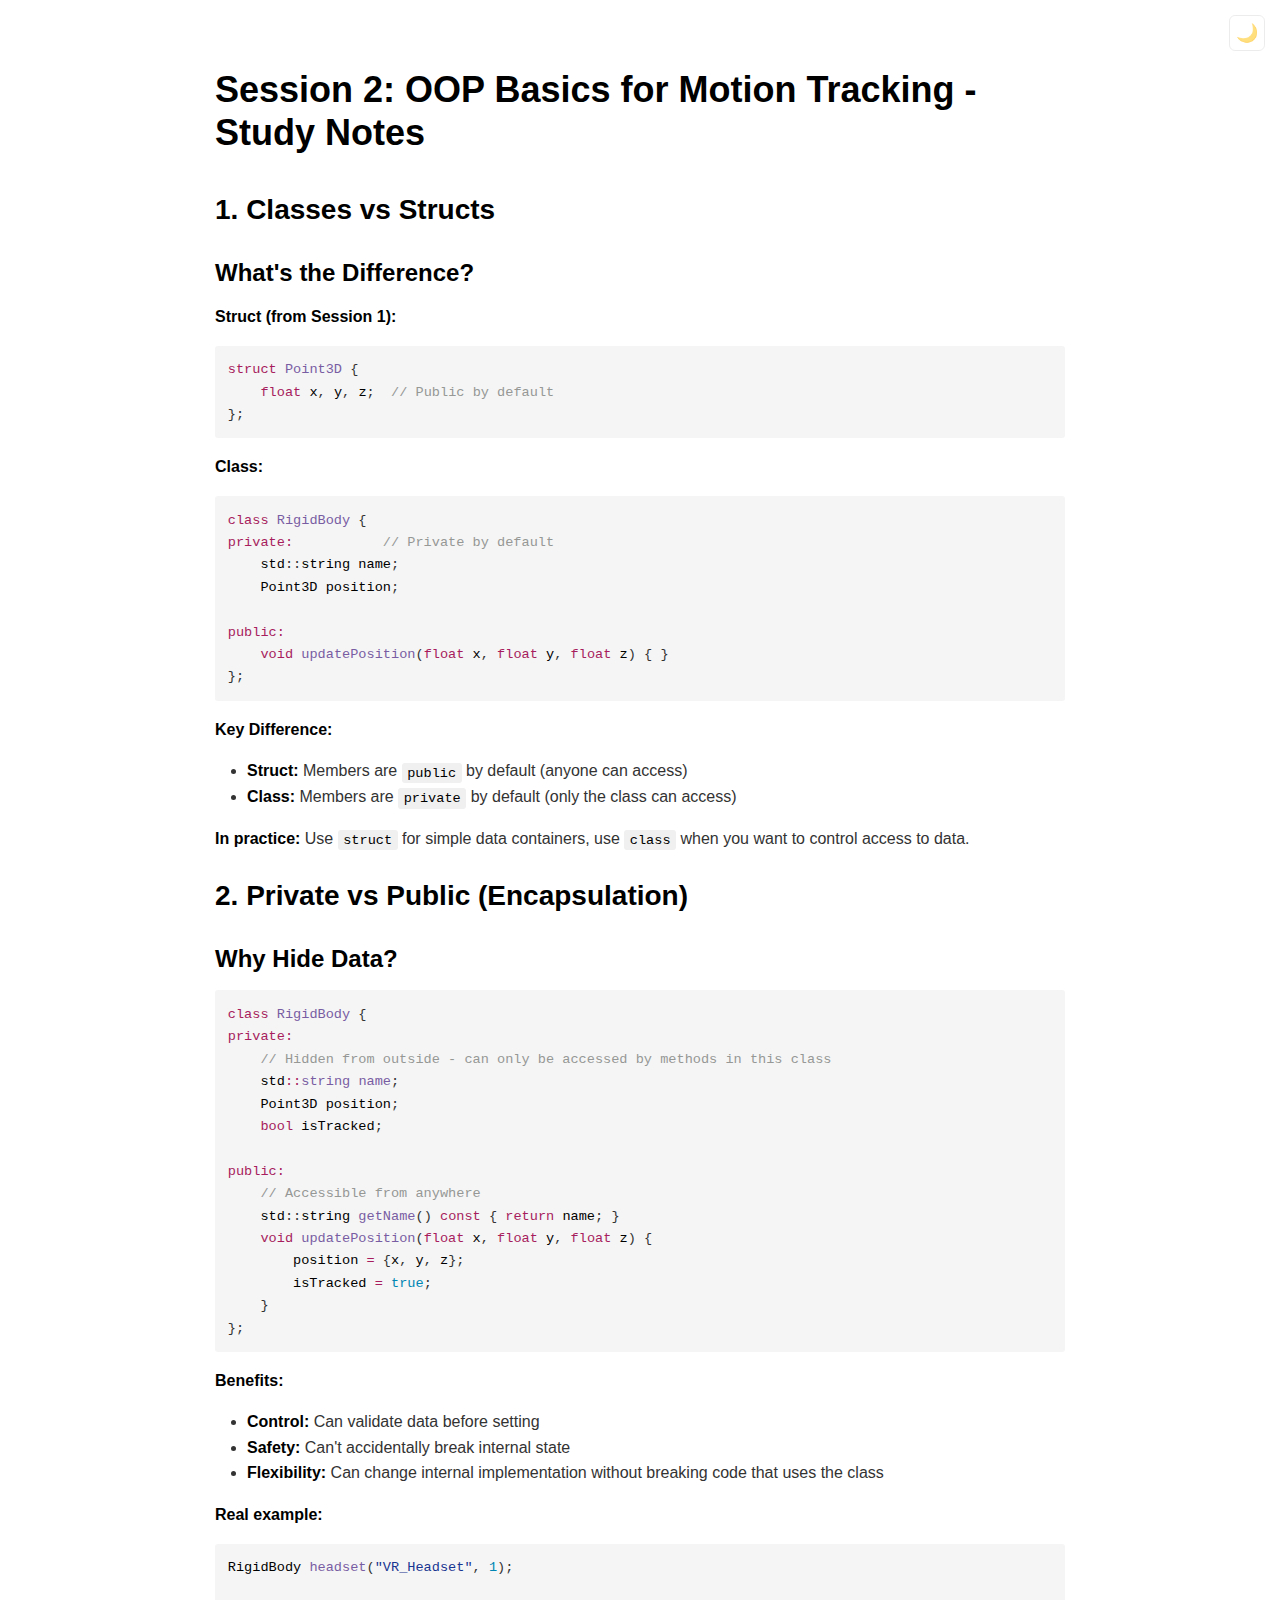
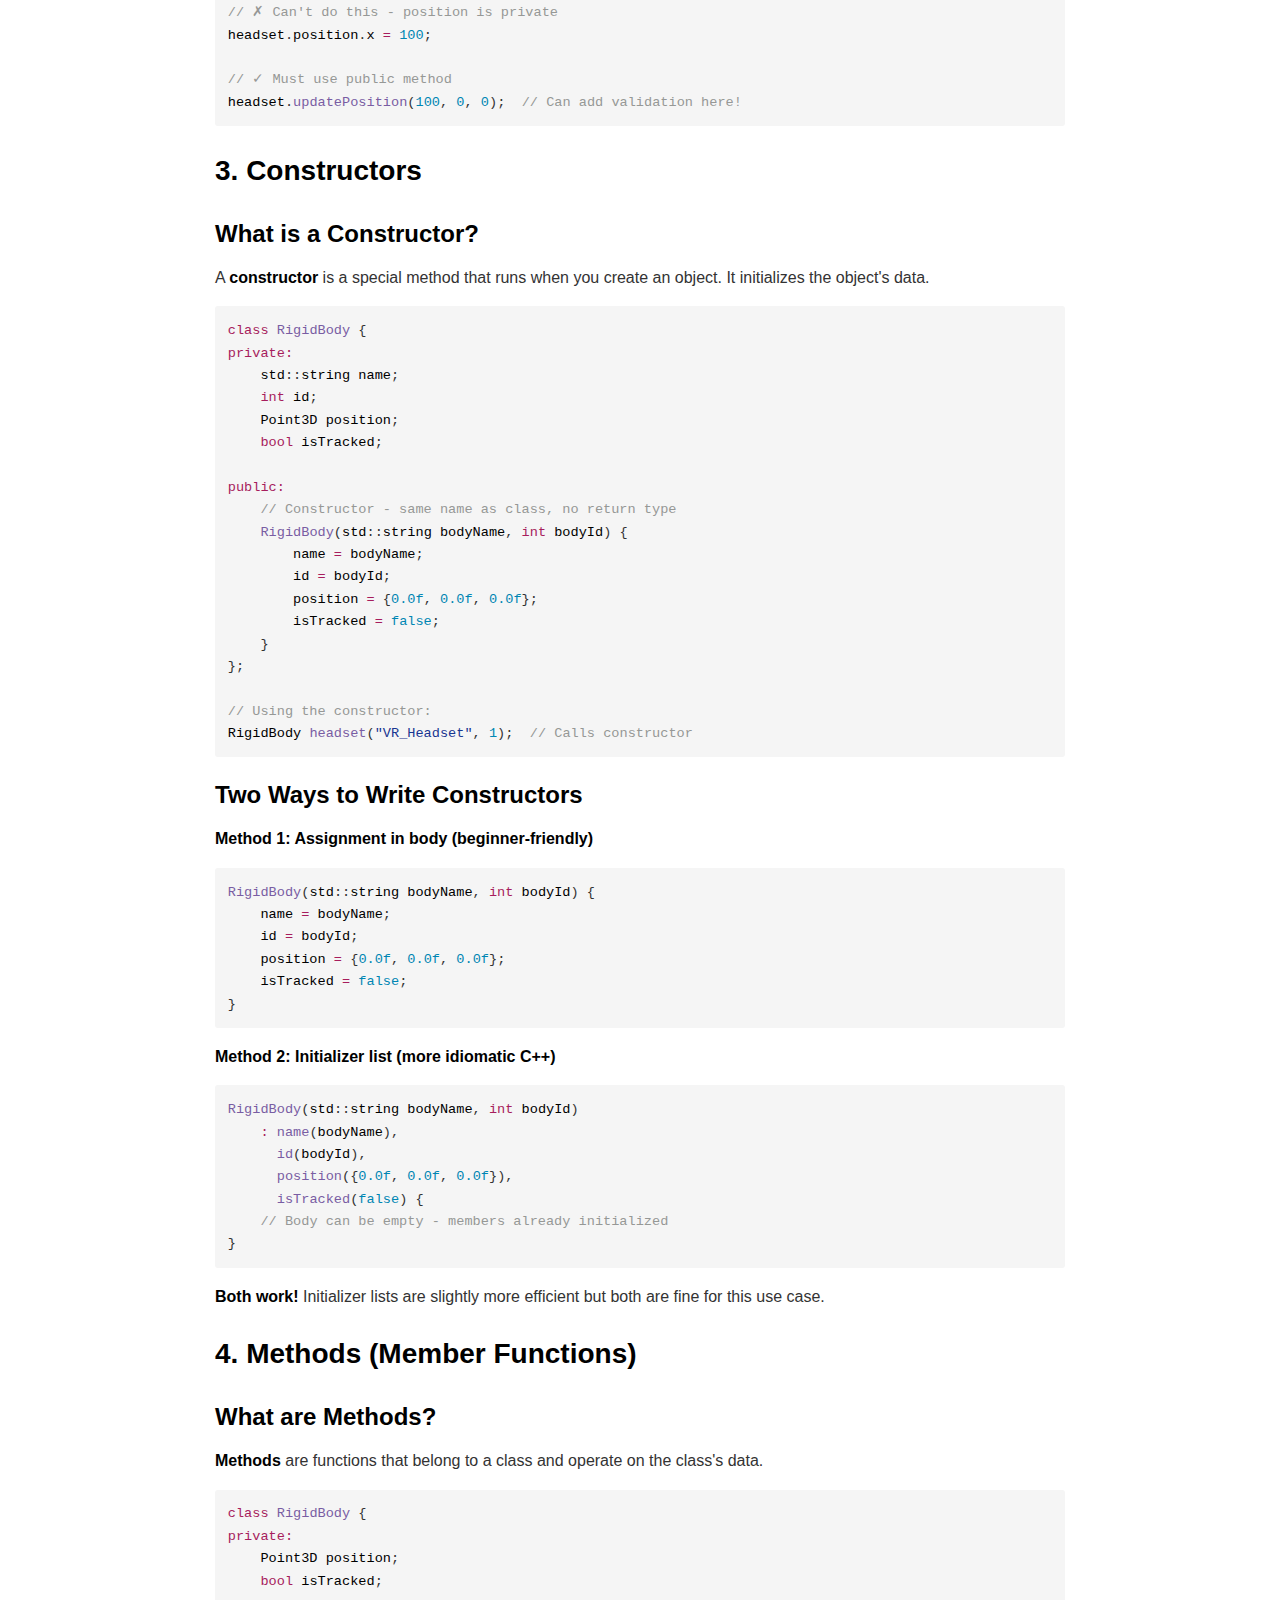
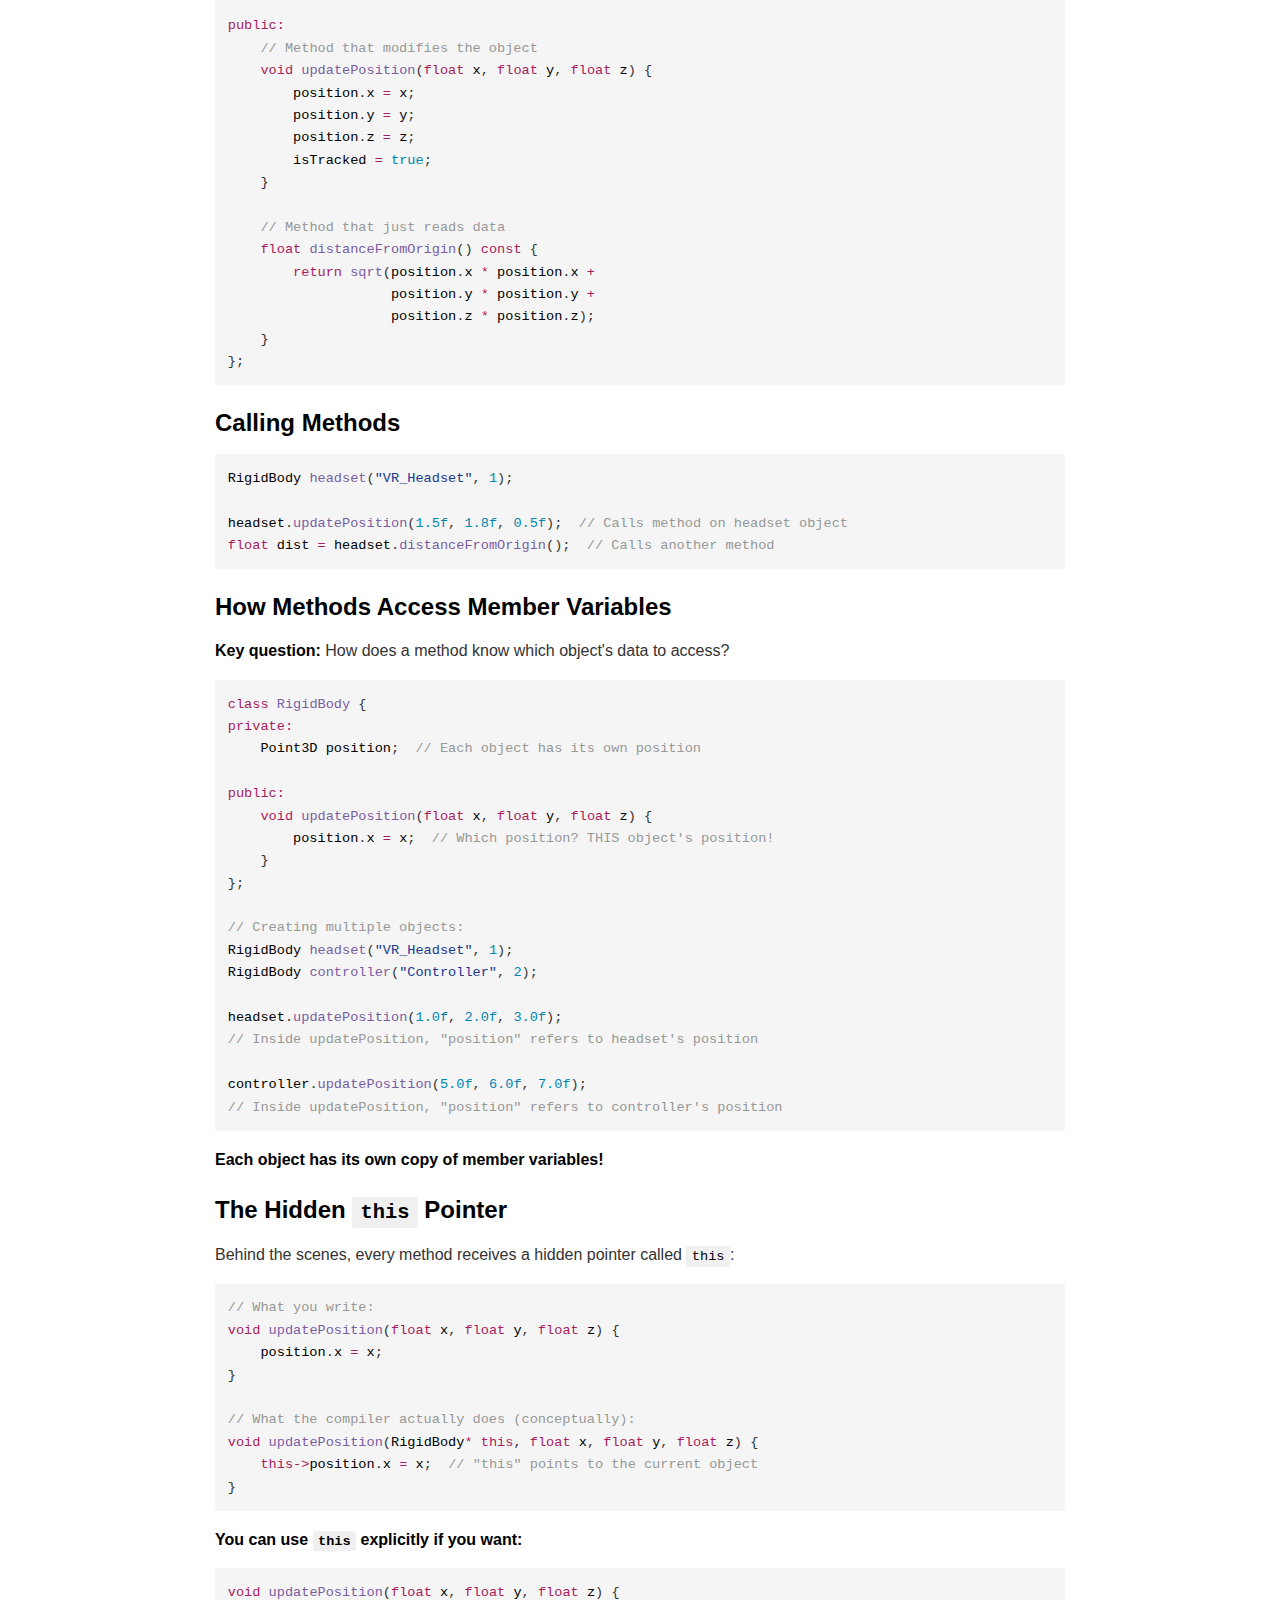
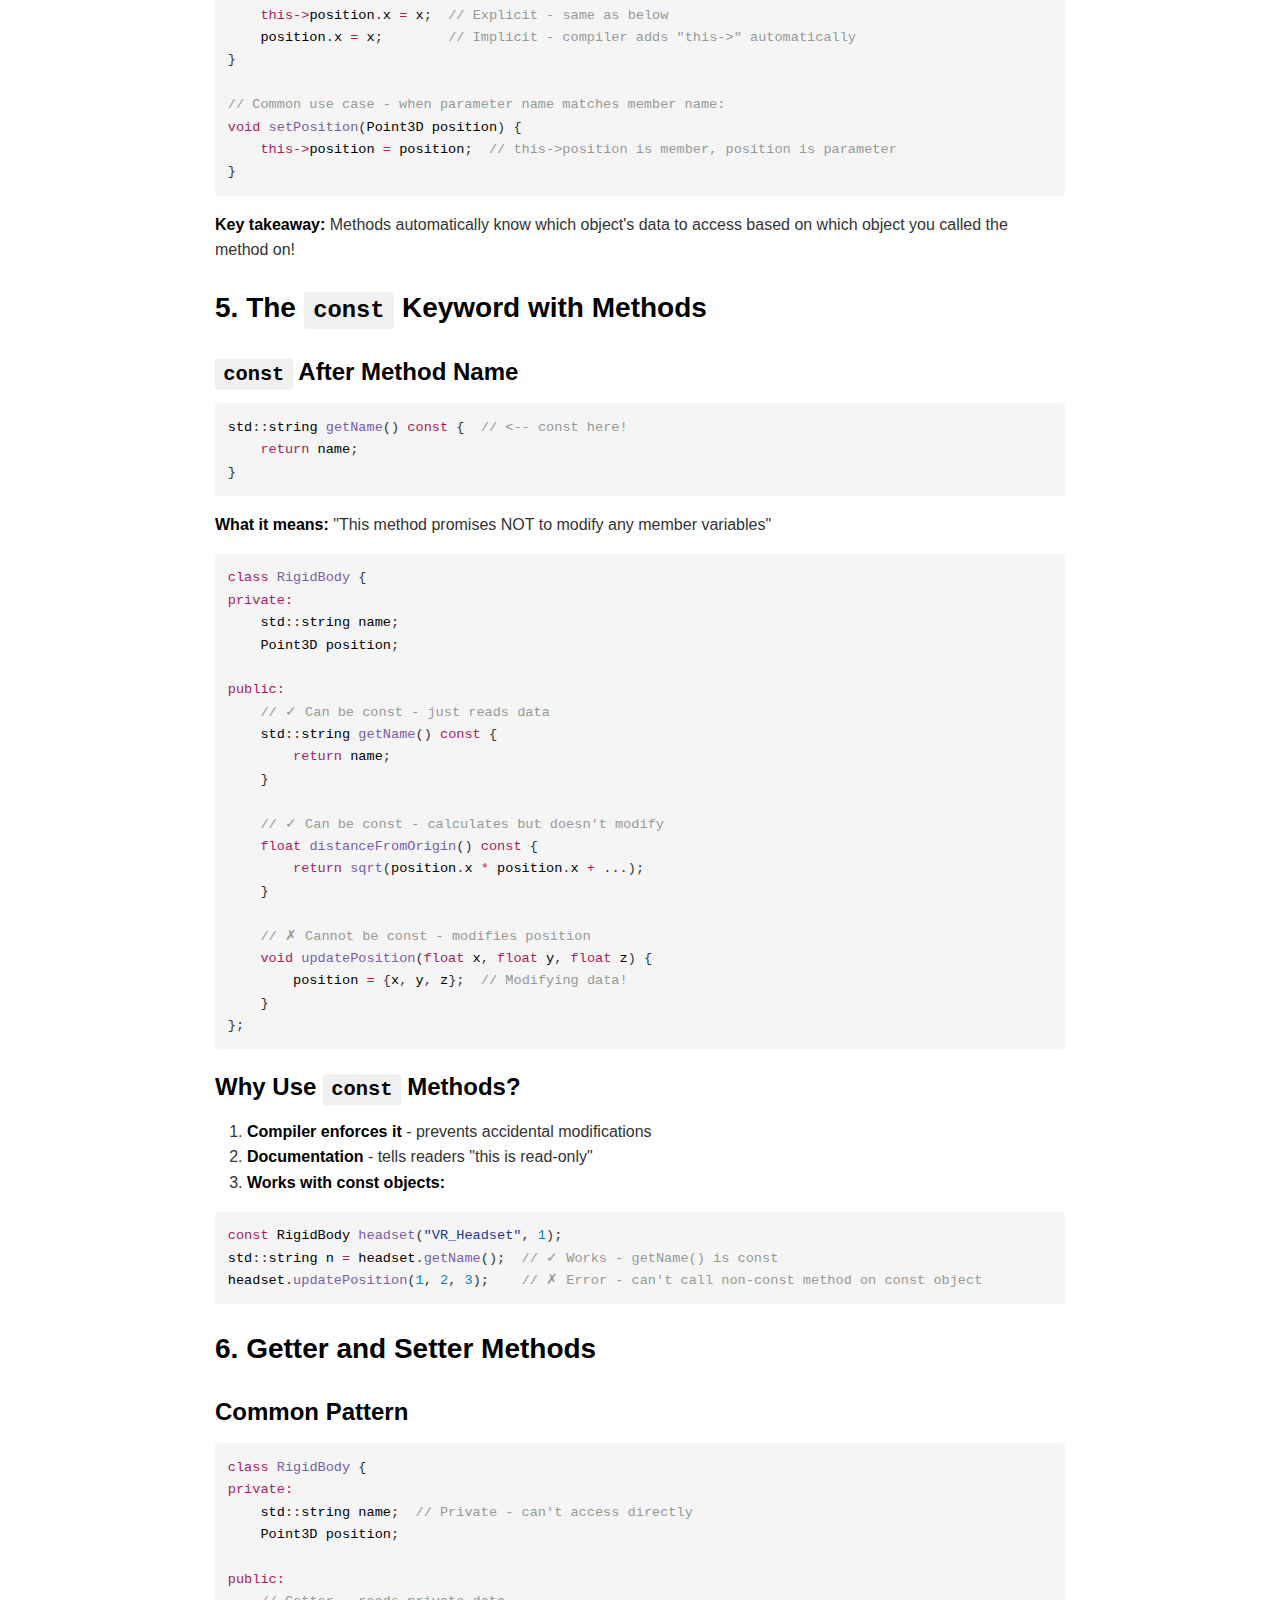
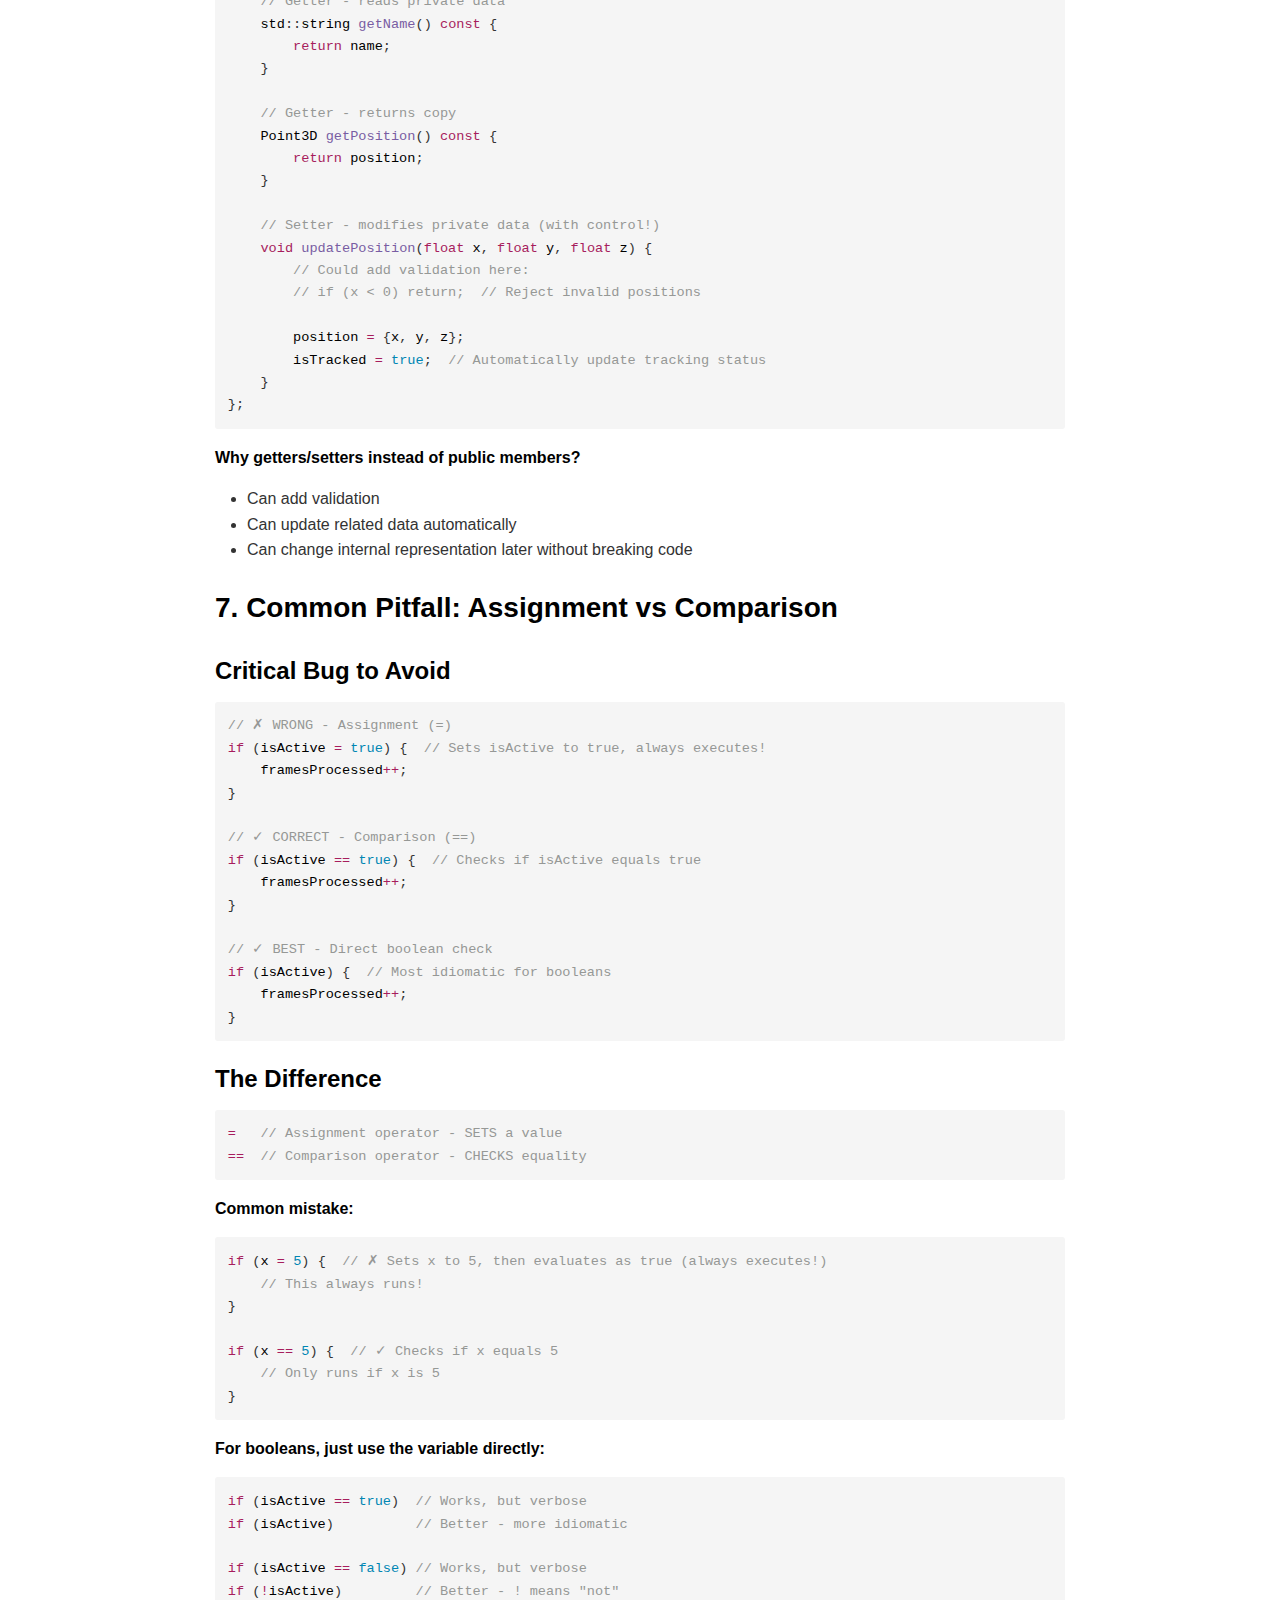
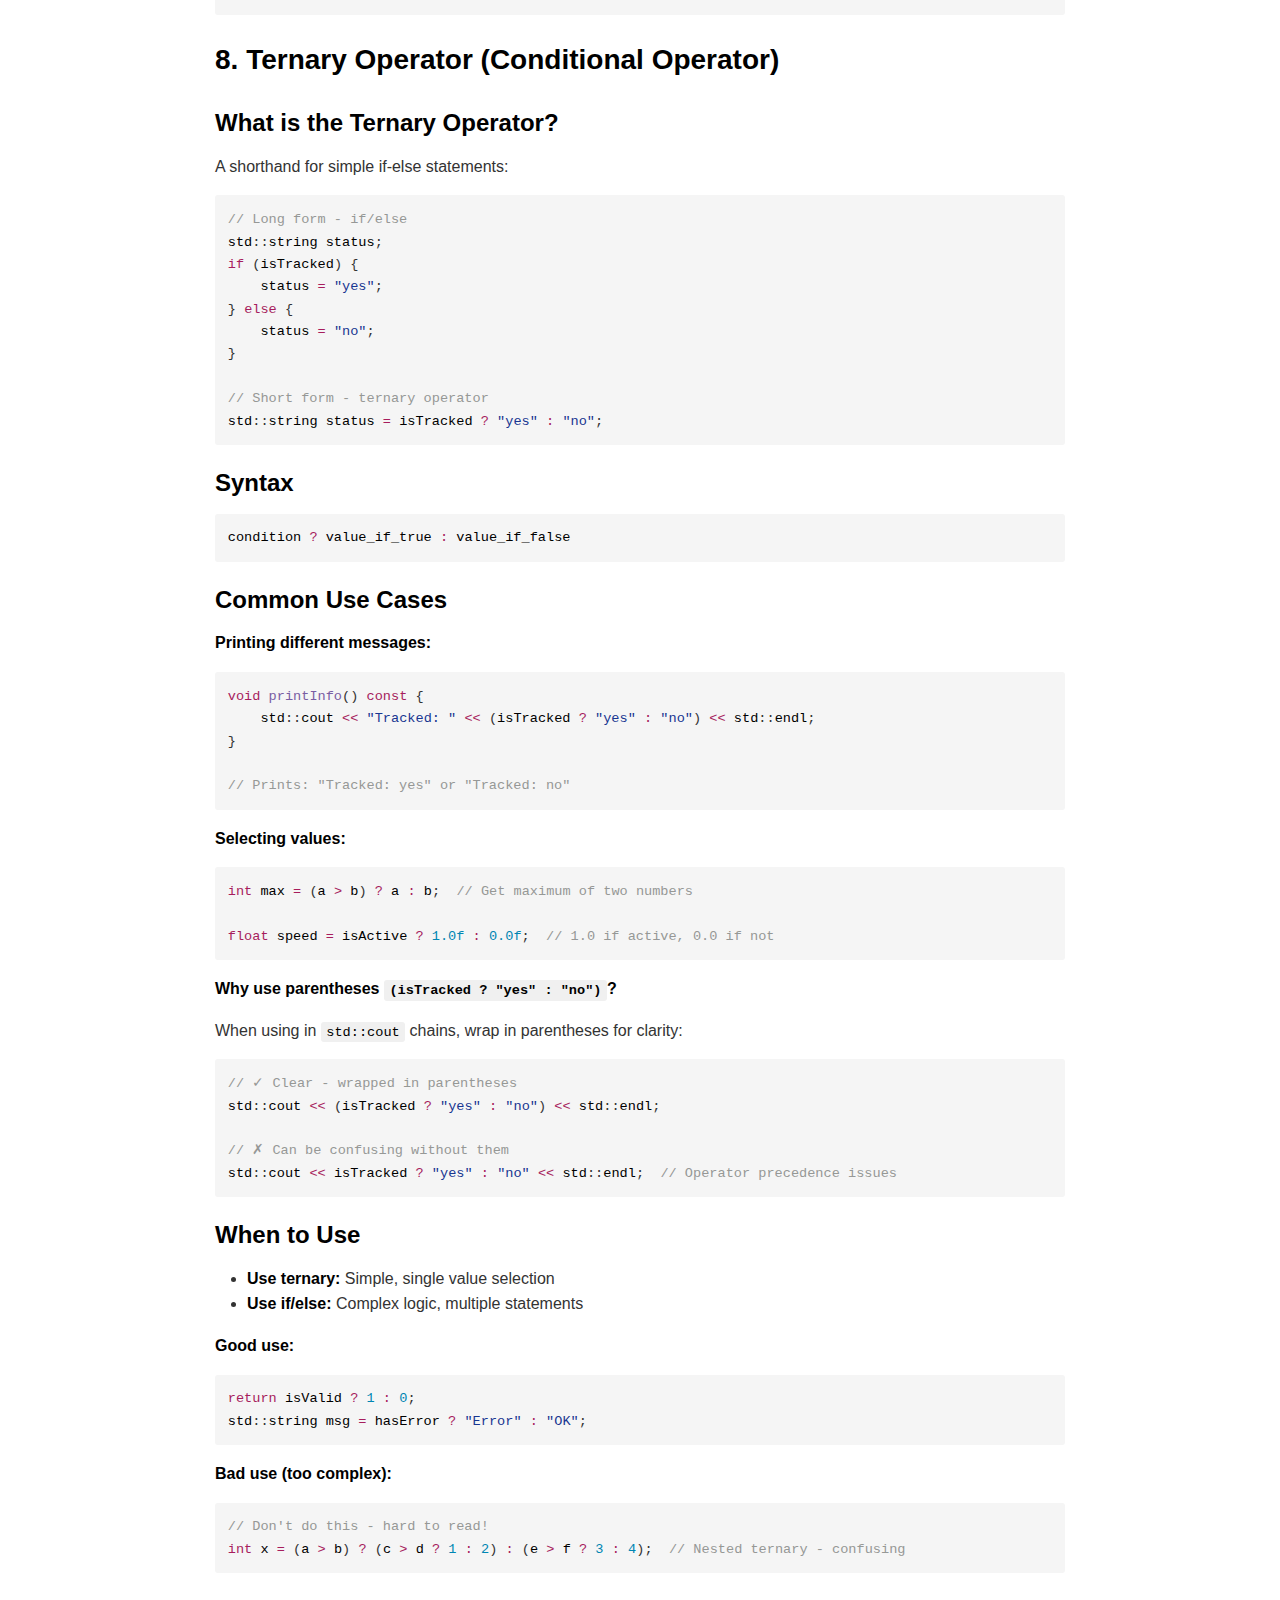
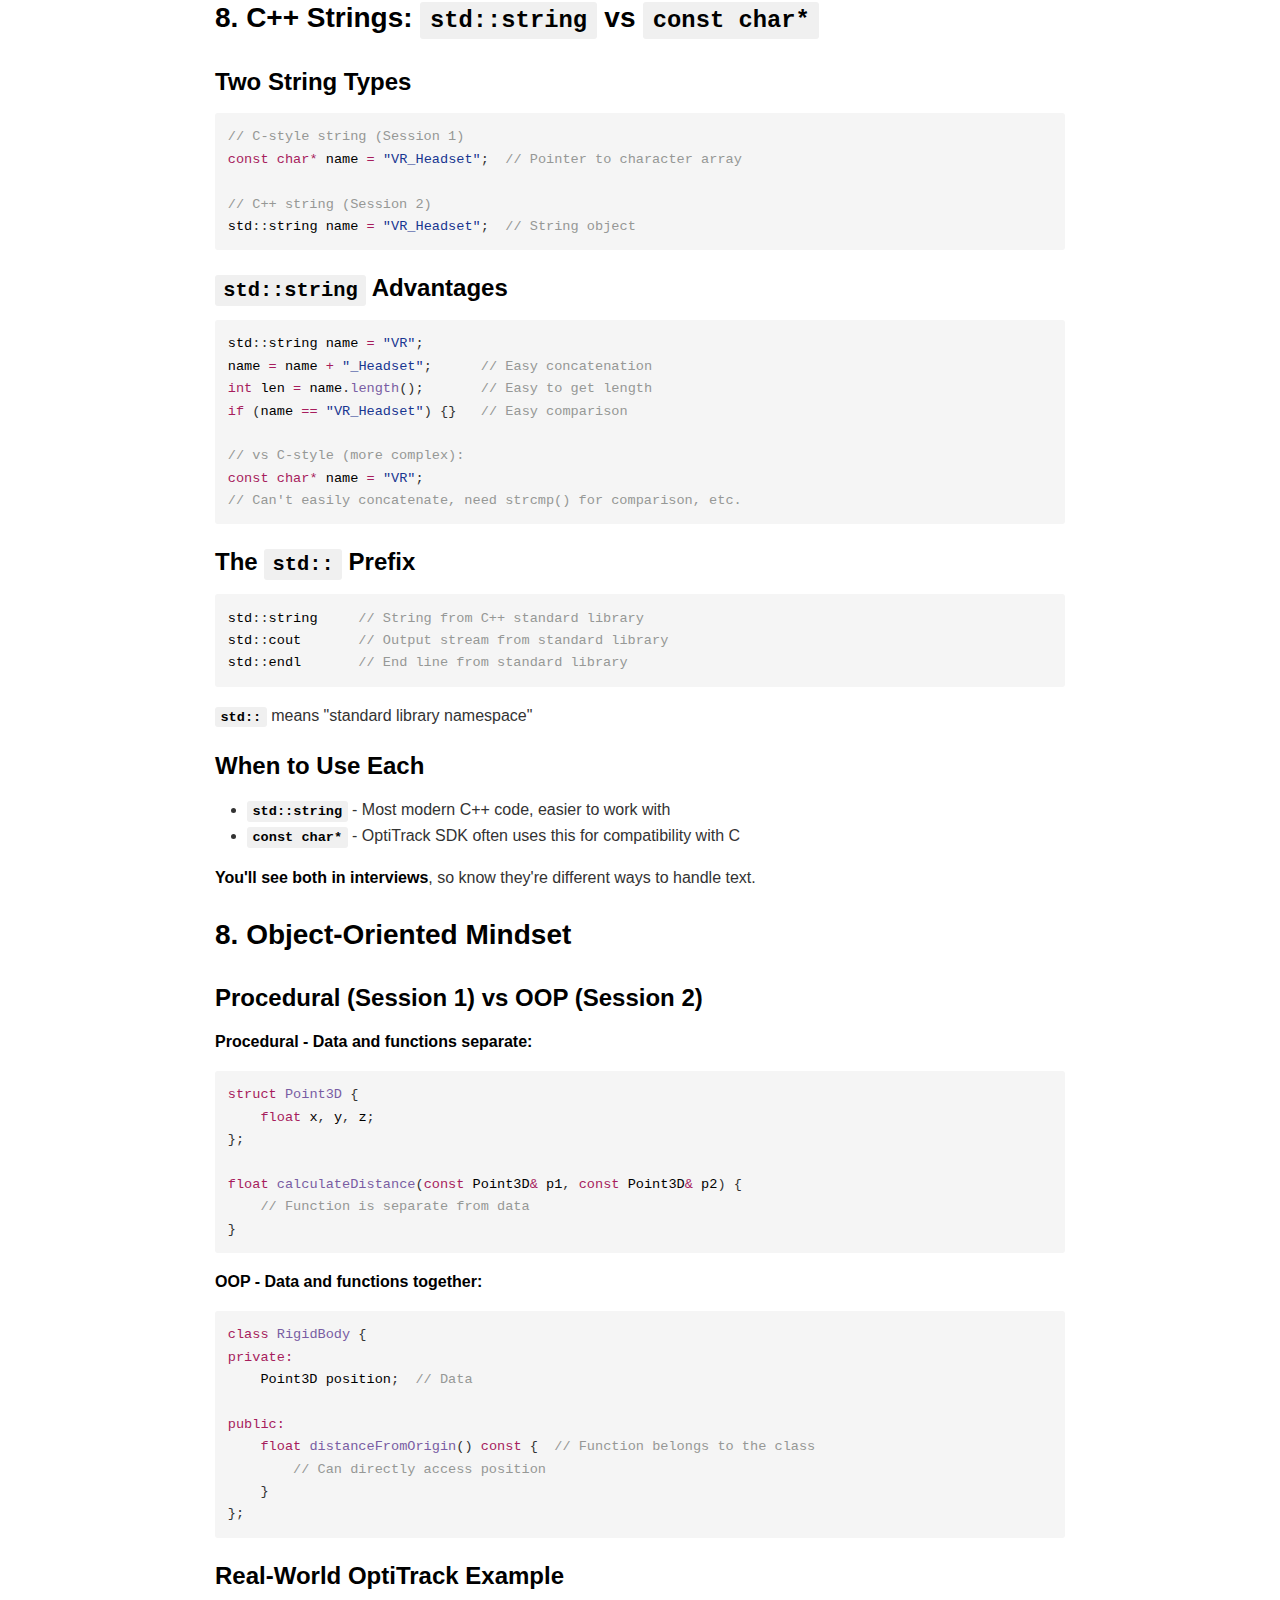
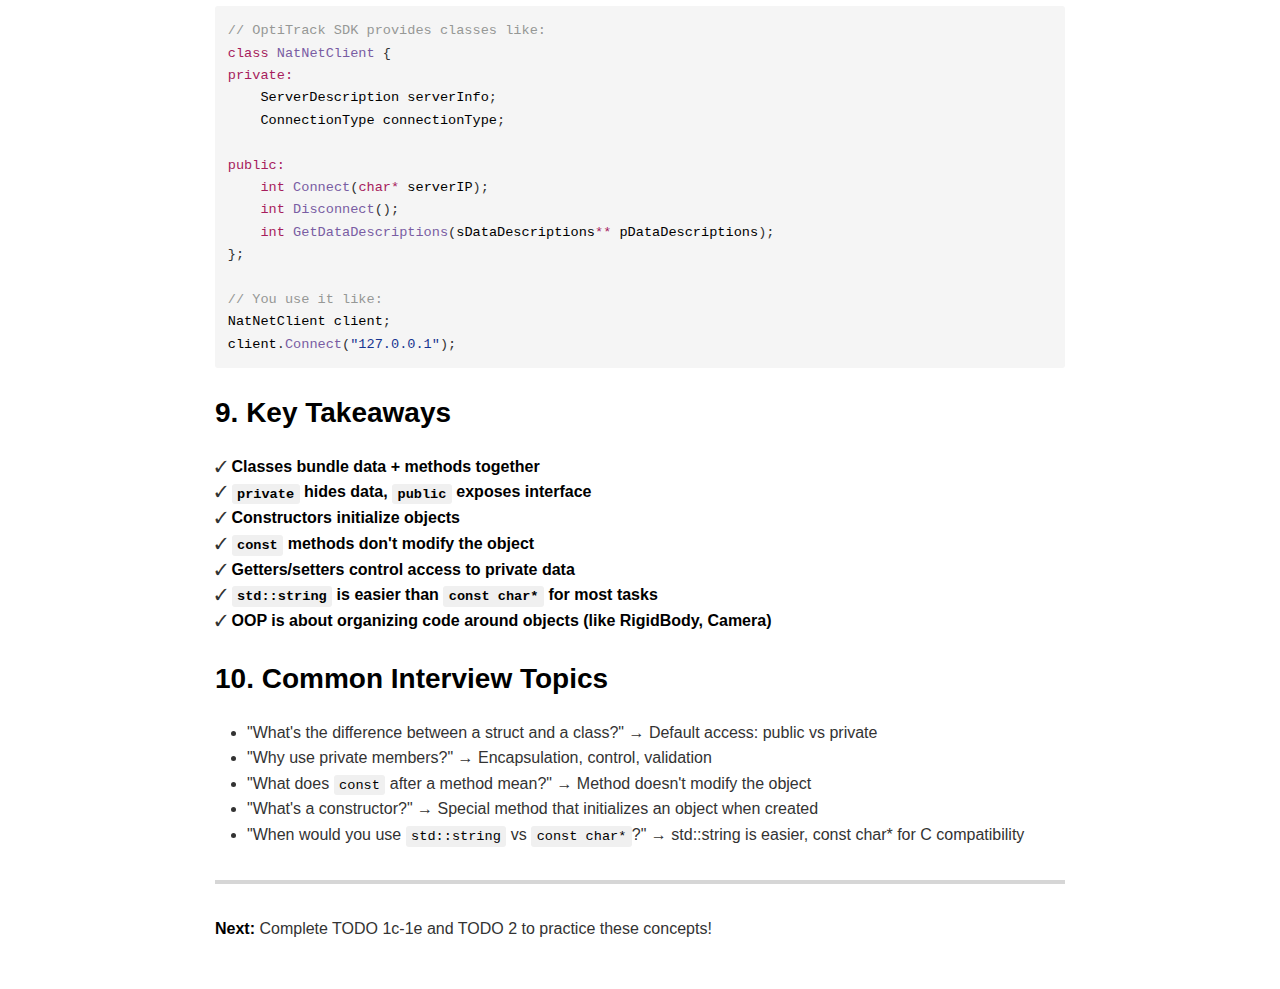
<file: html/session2_notes.html>
<!DOCTYPE html><html><head>
      <title>session2_notes</title>
      <meta charset="utf-8">
      <meta name="viewport" content="width=device-width, initial-scale=1.0">
      
      <link rel="stylesheet" href="file:////Users/omarkhan/.vscode/extensions/shd101wyy.markdown-preview-enhanced-0.8.19/crossnote/dependencies/katex/katex.min.css">
      
      
      
      
      
      <style>
      code[class*=language-],pre[class*=language-]{color:#333;background:0 0;font-family:Consolas,"Liberation Mono",Menlo,Courier,monospace;text-align:left;white-space:pre;word-spacing:normal;word-break:normal;word-wrap:normal;line-height:1.4;-moz-tab-size:8;-o-tab-size:8;tab-size:8;-webkit-hyphens:none;-moz-hyphens:none;-ms-hyphens:none;hyphens:none}pre[class*=language-]{padding:.8em;overflow:auto;border-radius:3px;background:#f5f5f5}:not(pre)>code[class*=language-]{padding:.1em;border-radius:.3em;white-space:normal;background:#f5f5f5}.token.blockquote,.token.comment{color:#969896}.token.cdata{color:#183691}.token.doctype,.token.macro.property,.token.punctuation,.token.variable{color:#333}.token.builtin,.token.important,.token.keyword,.token.operator,.token.rule{color:#a71d5d}.token.attr-value,.token.regex,.token.string,.token.url{color:#183691}.token.atrule,.token.boolean,.token.code,.token.command,.token.constant,.token.entity,.token.number,.token.property,.token.symbol{color:#0086b3}.token.prolog,.token.selector,.token.tag{color:#63a35c}.token.attr-name,.token.class,.token.class-name,.token.function,.token.id,.token.namespace,.token.pseudo-class,.token.pseudo-element,.token.url-reference .token.variable{color:#795da3}.token.entity{cursor:help}.token.title,.token.title .token.punctuation{font-weight:700;color:#1d3e81}.token.list{color:#ed6a43}.token.inserted{background-color:#eaffea;color:#55a532}.token.deleted{background-color:#ffecec;color:#bd2c00}.token.bold{font-weight:700}.token.italic{font-style:italic}.language-json .token.property{color:#183691}.language-markup .token.tag .token.punctuation{color:#333}.language-css .token.function,code.language-css{color:#0086b3}.language-yaml .token.atrule{color:#63a35c}code.language-yaml{color:#183691}.language-ruby .token.function{color:#333}.language-markdown .token.url{color:#795da3}.language-makefile .token.symbol{color:#795da3}.language-makefile .token.variable{color:#183691}.language-makefile .token.builtin{color:#0086b3}.language-bash .token.keyword{color:#0086b3}pre[data-line]{position:relative;padding:1em 0 1em 3em}pre[data-line] .line-highlight-wrapper{position:absolute;top:0;left:0;background-color:transparent;display:block;width:100%}pre[data-line] .line-highlight{position:absolute;left:0;right:0;padding:inherit 0;margin-top:1em;background:hsla(24,20%,50%,.08);background:linear-gradient(to right,hsla(24,20%,50%,.1) 70%,hsla(24,20%,50%,0));pointer-events:none;line-height:inherit;white-space:pre}pre[data-line] .line-highlight:before,pre[data-line] .line-highlight[data-end]:after{content:attr(data-start);position:absolute;top:.4em;left:.6em;min-width:1em;padding:0 .5em;background-color:hsla(24,20%,50%,.4);color:#f4f1ef;font:bold 65%/1.5 sans-serif;text-align:center;vertical-align:.3em;border-radius:999px;text-shadow:none;box-shadow:0 1px #fff}pre[data-line] .line-highlight[data-end]:after{content:attr(data-end);top:auto;bottom:.4em}html body{font-family:'Helvetica Neue',Helvetica,'Segoe UI',Arial,freesans,sans-serif;font-size:16px;line-height:1.6;color:#333;background-color:#fff;overflow:initial;box-sizing:border-box;word-wrap:break-word}html body>:first-child{margin-top:0}html body h1,html body h2,html body h3,html body h4,html body h5,html body h6{line-height:1.2;margin-top:1em;margin-bottom:16px;color:#000}html body h1{font-size:2.25em;font-weight:300;padding-bottom:.3em}html body h2{font-size:1.75em;font-weight:400;padding-bottom:.3em}html body h3{font-size:1.5em;font-weight:500}html body h4{font-size:1.25em;font-weight:600}html body h5{font-size:1.1em;font-weight:600}html body h6{font-size:1em;font-weight:600}html body h1,html body h2,html body h3,html body h4,html body h5{font-weight:600}html body h5{font-size:1em}html body h6{color:#5c5c5c}html body strong{color:#000}html body del{color:#5c5c5c}html body a:not([href]){color:inherit;text-decoration:none}html body a{color:#08c;text-decoration:none}html body a:hover{color:#00a3f5;text-decoration:none}html body img{max-width:100%}html body>p{margin-top:0;margin-bottom:16px;word-wrap:break-word}html body>ol,html body>ul{margin-bottom:16px}html body ol,html body ul{padding-left:2em}html body ol.no-list,html body ul.no-list{padding:0;list-style-type:none}html body ol ol,html body ol ul,html body ul ol,html body ul ul{margin-top:0;margin-bottom:0}html body li{margin-bottom:0}html body li.task-list-item{list-style:none}html body li>p{margin-top:0;margin-bottom:0}html body .task-list-item-checkbox{margin:0 .2em .25em -1.8em;vertical-align:middle}html body .task-list-item-checkbox:hover{cursor:pointer}html body blockquote{margin:16px 0;font-size:inherit;padding:0 15px;color:#5c5c5c;background-color:#f0f0f0;border-left:4px solid #d6d6d6}html body blockquote>:first-child{margin-top:0}html body blockquote>:last-child{margin-bottom:0}html body hr{height:4px;margin:32px 0;background-color:#d6d6d6;border:0 none}html body table{margin:10px 0 15px 0;border-collapse:collapse;border-spacing:0;display:block;width:100%;overflow:auto;word-break:normal;word-break:keep-all}html body table th{font-weight:700;color:#000}html body table td,html body table th{border:1px solid #d6d6d6;padding:6px 13px}html body dl{padding:0}html body dl dt{padding:0;margin-top:16px;font-size:1em;font-style:italic;font-weight:700}html body dl dd{padding:0 16px;margin-bottom:16px}html body code{font-family:Menlo,Monaco,Consolas,'Courier New',monospace;font-size:.85em;color:#000;background-color:#f0f0f0;border-radius:3px;padding:.2em 0}html body code::after,html body code::before{letter-spacing:-.2em;content:'\00a0'}html body pre>code{padding:0;margin:0;word-break:normal;white-space:pre;background:0 0;border:0}html body .highlight{margin-bottom:16px}html body .highlight pre,html body pre{padding:1em;overflow:auto;line-height:1.45;border:#d6d6d6;border-radius:3px}html body .highlight pre{margin-bottom:0;word-break:normal}html body pre code,html body pre tt{display:inline;max-width:initial;padding:0;margin:0;overflow:initial;line-height:inherit;word-wrap:normal;background-color:transparent;border:0}html body pre code:after,html body pre code:before,html body pre tt:after,html body pre tt:before{content:normal}html body blockquote,html body dl,html body ol,html body p,html body pre,html body ul{margin-top:0;margin-bottom:16px}html body kbd{color:#000;border:1px solid #d6d6d6;border-bottom:2px solid #c7c7c7;padding:2px 4px;background-color:#f0f0f0;border-radius:3px}@media print{html body{background-color:#fff}html body h1,html body h2,html body h3,html body h4,html body h5,html body h6{color:#000;page-break-after:avoid}html body blockquote{color:#5c5c5c}html body pre{page-break-inside:avoid}html body table{display:table}html body img{display:block;max-width:100%;max-height:100%}html body code,html body pre{word-wrap:break-word;white-space:pre}}.markdown-preview{width:100%;height:100%;box-sizing:border-box}.markdown-preview ul{list-style:disc}.markdown-preview ul ul{list-style:circle}.markdown-preview ul ul ul{list-style:square}.markdown-preview ol{list-style:decimal}.markdown-preview ol ol,.markdown-preview ul ol{list-style-type:lower-roman}.markdown-preview ol ol ol,.markdown-preview ol ul ol,.markdown-preview ul ol ol,.markdown-preview ul ul ol{list-style-type:lower-alpha}.markdown-preview .newpage,.markdown-preview .pagebreak{page-break-before:always}.markdown-preview pre.line-numbers{position:relative;padding-left:3.8em;counter-reset:linenumber}.markdown-preview pre.line-numbers>code{position:relative}.markdown-preview pre.line-numbers .line-numbers-rows{position:absolute;pointer-events:none;top:1em;font-size:100%;left:0;width:3em;letter-spacing:-1px;border-right:1px solid #999;-webkit-user-select:none;-moz-user-select:none;-ms-user-select:none;user-select:none}.markdown-preview pre.line-numbers .line-numbers-rows>span{pointer-events:none;display:block;counter-increment:linenumber}.markdown-preview pre.line-numbers .line-numbers-rows>span:before{content:counter(linenumber);color:#999;display:block;padding-right:.8em;text-align:right}.markdown-preview .mathjax-exps .MathJax_Display{text-align:center!important}.markdown-preview:not([data-for=preview]) .code-chunk .code-chunk-btn-group{display:none}.markdown-preview:not([data-for=preview]) .code-chunk .status{display:none}.markdown-preview:not([data-for=preview]) .code-chunk .output-div{margin-bottom:16px}.markdown-preview .md-toc{padding:0}.markdown-preview .md-toc .md-toc-link-wrapper .md-toc-link{display:inline;padding:.25rem 0}.markdown-preview .md-toc .md-toc-link-wrapper .md-toc-link div,.markdown-preview .md-toc .md-toc-link-wrapper .md-toc-link p{display:inline}.markdown-preview .md-toc .md-toc-link-wrapper.highlighted .md-toc-link{font-weight:800}.scrollbar-style::-webkit-scrollbar{width:8px}.scrollbar-style::-webkit-scrollbar-track{border-radius:10px;background-color:transparent}.scrollbar-style::-webkit-scrollbar-thumb{border-radius:5px;background-color:rgba(150,150,150,.66);border:4px solid rgba(150,150,150,.66);background-clip:content-box}html body[for=html-export]:not([data-presentation-mode]){position:relative;width:100%;height:100%;top:0;left:0;margin:0;padding:0;overflow:auto}html body[for=html-export]:not([data-presentation-mode]) .markdown-preview{position:relative;top:0;min-height:100vh}@media screen and (min-width:914px){html body[for=html-export]:not([data-presentation-mode]) .markdown-preview{padding:2em calc(50% - 457px + 2em)}}@media screen and (max-width:914px){html body[for=html-export]:not([data-presentation-mode]) .markdown-preview{padding:2em}}@media screen and (max-width:450px){html body[for=html-export]:not([data-presentation-mode]) .markdown-preview{font-size:14px!important;padding:1em}}@media print{html body[for=html-export]:not([data-presentation-mode]) #sidebar-toc-btn{display:none}}html body[for=html-export]:not([data-presentation-mode]) #sidebar-toc-btn{position:fixed;bottom:8px;left:8px;font-size:28px;cursor:pointer;color:inherit;z-index:99;width:32px;text-align:center;opacity:.4}html body[for=html-export]:not([data-presentation-mode])[html-show-sidebar-toc] #sidebar-toc-btn{opacity:1}html body[for=html-export]:not([data-presentation-mode])[html-show-sidebar-toc] .md-sidebar-toc{position:fixed;top:0;left:0;width:300px;height:100%;padding:32px 0 48px 0;font-size:14px;box-shadow:0 0 4px rgba(150,150,150,.33);box-sizing:border-box;overflow:auto;background-color:inherit}html body[for=html-export]:not([data-presentation-mode])[html-show-sidebar-toc] .md-sidebar-toc::-webkit-scrollbar{width:8px}html body[for=html-export]:not([data-presentation-mode])[html-show-sidebar-toc] .md-sidebar-toc::-webkit-scrollbar-track{border-radius:10px;background-color:transparent}html body[for=html-export]:not([data-presentation-mode])[html-show-sidebar-toc] .md-sidebar-toc::-webkit-scrollbar-thumb{border-radius:5px;background-color:rgba(150,150,150,.66);border:4px solid rgba(150,150,150,.66);background-clip:content-box}html body[for=html-export]:not([data-presentation-mode])[html-show-sidebar-toc] .md-sidebar-toc a{text-decoration:none}html body[for=html-export]:not([data-presentation-mode])[html-show-sidebar-toc] .md-sidebar-toc .md-toc{padding:0 16px}html body[for=html-export]:not([data-presentation-mode])[html-show-sidebar-toc] .md-sidebar-toc .md-toc .md-toc-link-wrapper .md-toc-link{display:inline;padding:.25rem 0}html body[for=html-export]:not([data-presentation-mode])[html-show-sidebar-toc] .md-sidebar-toc .md-toc .md-toc-link-wrapper .md-toc-link div,html body[for=html-export]:not([data-presentation-mode])[html-show-sidebar-toc] .md-sidebar-toc .md-toc .md-toc-link-wrapper .md-toc-link p{display:inline}html body[for=html-export]:not([data-presentation-mode])[html-show-sidebar-toc] .md-sidebar-toc .md-toc .md-toc-link-wrapper.highlighted .md-toc-link{font-weight:800}html body[for=html-export]:not([data-presentation-mode])[html-show-sidebar-toc] .markdown-preview{left:300px;width:calc(100% - 300px);padding:2em calc(50% - 457px - 300px / 2);margin:0;box-sizing:border-box}@media screen and (max-width:1274px){html body[for=html-export]:not([data-presentation-mode])[html-show-sidebar-toc] .markdown-preview{padding:2em}}@media screen and (max-width:450px){html body[for=html-export]:not([data-presentation-mode])[html-show-sidebar-toc] .markdown-preview{width:100%}}html body[for=html-export]:not([data-presentation-mode]):not([html-show-sidebar-toc]) .markdown-preview{left:50%;transform:translateX(-50%)}html body[for=html-export]:not([data-presentation-mode]):not([html-show-sidebar-toc]) .md-sidebar-toc{display:none}
/* Please visit the URL below for more information: */
/*   https://shd101wyy.github.io/markdown-preview-enhanced/#/customize-css */

      </style>
      <!-- Dark Mode Styles -->
      <link rel="stylesheet" href="dark-mode.css">
      <!-- The content below will be included at the end of the <head> element. --><script type="text/javascript">
  document.addEventListener("DOMContentLoaded", function () {
    // your code here
  });
</script>
      <!-- Dark Mode Script -->
      <script src="dark-mode.js"></script>
</head><body for="html-export">
    
    
      <div class="crossnote markdown-preview  ">
      
<h1 id="session-2-oop-basics-for-motion-tracking---study-notes">Session 2: OOP Basics for Motion Tracking - Study Notes </h1>
<h2 id="1-classes-vs-structs">1. Classes vs Structs </h2>
<h3 id="whats-the-difference">What's the Difference? </h3>
<p><strong>Struct (from Session 1):</strong></p>
<pre data-role="codeBlock" data-info="cpp" class="language-cpp cpp"><code><span class="token keyword keyword-struct">struct</span> <span class="token class-name">Point3D</span> <span class="token punctuation">{</span>
    <span class="token keyword keyword-float">float</span> x<span class="token punctuation">,</span> y<span class="token punctuation">,</span> z<span class="token punctuation">;</span>  <span class="token comment">// Public by default</span>
<span class="token punctuation">}</span><span class="token punctuation">;</span>
</code></pre><p><strong>Class:</strong></p>
<pre data-role="codeBlock" data-info="cpp" class="language-cpp cpp"><code><span class="token keyword keyword-class">class</span> <span class="token class-name">RigidBody</span> <span class="token punctuation">{</span>
<span class="token keyword keyword-private">private</span><span class="token operator">:</span>           <span class="token comment">// Private by default</span>
    std<span class="token double-colon punctuation">::</span>string name<span class="token punctuation">;</span>
    Point3D position<span class="token punctuation">;</span>

<span class="token keyword keyword-public">public</span><span class="token operator">:</span>
    <span class="token keyword keyword-void">void</span> <span class="token function">updatePosition</span><span class="token punctuation">(</span><span class="token keyword keyword-float">float</span> x<span class="token punctuation">,</span> <span class="token keyword keyword-float">float</span> y<span class="token punctuation">,</span> <span class="token keyword keyword-float">float</span> z<span class="token punctuation">)</span> <span class="token punctuation">{</span> <span class="token punctuation">}</span>
<span class="token punctuation">}</span><span class="token punctuation">;</span>
</code></pre><p><strong>Key Difference:</strong></p>
<ul>
<li><strong>Struct:</strong> Members are <code>public</code> by default (anyone can access)</li>
<li><strong>Class:</strong> Members are <code>private</code> by default (only the class can access)</li>
</ul>
<p><strong>In practice:</strong> Use <code>struct</code> for simple data containers, use <code>class</code> when you want to control access to data.</p>
<h2 id="2-private-vs-public-encapsulation">2. Private vs Public (Encapsulation) </h2>
<h3 id="why-hide-data">Why Hide Data? </h3>
<pre data-role="codeBlock" data-info="cpp" class="language-cpp cpp"><code><span class="token keyword keyword-class">class</span> <span class="token class-name">RigidBody</span> <span class="token punctuation">{</span>
<span class="token keyword keyword-private">private</span><span class="token operator">:</span>
    <span class="token comment">// Hidden from outside - can only be accessed by methods in this class</span>
    std<span class="token operator">:</span><span class="token base-clause"><span class="token operator">:</span><span class="token class-name">string</span> <span class="token class-name">name</span></span><span class="token punctuation">;</span>
    Point3D position<span class="token punctuation">;</span>
    <span class="token keyword keyword-bool">bool</span> isTracked<span class="token punctuation">;</span>

<span class="token keyword keyword-public">public</span><span class="token operator">:</span>
    <span class="token comment">// Accessible from anywhere</span>
    std<span class="token double-colon punctuation">::</span>string <span class="token function">getName</span><span class="token punctuation">(</span><span class="token punctuation">)</span> <span class="token keyword keyword-const">const</span> <span class="token punctuation">{</span> <span class="token keyword keyword-return">return</span> name<span class="token punctuation">;</span> <span class="token punctuation">}</span>
    <span class="token keyword keyword-void">void</span> <span class="token function">updatePosition</span><span class="token punctuation">(</span><span class="token keyword keyword-float">float</span> x<span class="token punctuation">,</span> <span class="token keyword keyword-float">float</span> y<span class="token punctuation">,</span> <span class="token keyword keyword-float">float</span> z<span class="token punctuation">)</span> <span class="token punctuation">{</span>
        position <span class="token operator">=</span> <span class="token punctuation">{</span>x<span class="token punctuation">,</span> y<span class="token punctuation">,</span> z<span class="token punctuation">}</span><span class="token punctuation">;</span>
        isTracked <span class="token operator">=</span> <span class="token boolean">true</span><span class="token punctuation">;</span>
    <span class="token punctuation">}</span>
<span class="token punctuation">}</span><span class="token punctuation">;</span>
</code></pre><p><strong>Benefits:</strong></p>
<ul>
<li><strong>Control:</strong> Can validate data before setting</li>
<li><strong>Safety:</strong> Can't accidentally break internal state</li>
<li><strong>Flexibility:</strong> Can change internal implementation without breaking code that uses the class</li>
</ul>
<p><strong>Real example:</strong></p>
<pre data-role="codeBlock" data-info="cpp" class="language-cpp cpp"><code>RigidBody <span class="token function">headset</span><span class="token punctuation">(</span><span class="token string">"VR_Headset"</span><span class="token punctuation">,</span> <span class="token number">1</span><span class="token punctuation">)</span><span class="token punctuation">;</span>

<span class="token comment">// ✗ Can't do this - position is private</span>
headset<span class="token punctuation">.</span>position<span class="token punctuation">.</span>x <span class="token operator">=</span> <span class="token number">100</span><span class="token punctuation">;</span>

<span class="token comment">// ✓ Must use public method</span>
headset<span class="token punctuation">.</span><span class="token function">updatePosition</span><span class="token punctuation">(</span><span class="token number">100</span><span class="token punctuation">,</span> <span class="token number">0</span><span class="token punctuation">,</span> <span class="token number">0</span><span class="token punctuation">)</span><span class="token punctuation">;</span>  <span class="token comment">// Can add validation here!</span>
</code></pre><h2 id="3-constructors">3. Constructors </h2>
<h3 id="what-is-a-constructor">What is a Constructor? </h3>
<p>A <strong>constructor</strong> is a special method that runs when you create an object. It initializes the object's data.</p>
<pre data-role="codeBlock" data-info="cpp" class="language-cpp cpp"><code><span class="token keyword keyword-class">class</span> <span class="token class-name">RigidBody</span> <span class="token punctuation">{</span>
<span class="token keyword keyword-private">private</span><span class="token operator">:</span>
    std<span class="token double-colon punctuation">::</span>string name<span class="token punctuation">;</span>
    <span class="token keyword keyword-int">int</span> id<span class="token punctuation">;</span>
    Point3D position<span class="token punctuation">;</span>
    <span class="token keyword keyword-bool">bool</span> isTracked<span class="token punctuation">;</span>

<span class="token keyword keyword-public">public</span><span class="token operator">:</span>
    <span class="token comment">// Constructor - same name as class, no return type</span>
    <span class="token function">RigidBody</span><span class="token punctuation">(</span>std<span class="token double-colon punctuation">::</span>string bodyName<span class="token punctuation">,</span> <span class="token keyword keyword-int">int</span> bodyId<span class="token punctuation">)</span> <span class="token punctuation">{</span>
        name <span class="token operator">=</span> bodyName<span class="token punctuation">;</span>
        id <span class="token operator">=</span> bodyId<span class="token punctuation">;</span>
        position <span class="token operator">=</span> <span class="token punctuation">{</span><span class="token number">0.0f</span><span class="token punctuation">,</span> <span class="token number">0.0f</span><span class="token punctuation">,</span> <span class="token number">0.0f</span><span class="token punctuation">}</span><span class="token punctuation">;</span>
        isTracked <span class="token operator">=</span> <span class="token boolean">false</span><span class="token punctuation">;</span>
    <span class="token punctuation">}</span>
<span class="token punctuation">}</span><span class="token punctuation">;</span>

<span class="token comment">// Using the constructor:</span>
RigidBody <span class="token function">headset</span><span class="token punctuation">(</span><span class="token string">"VR_Headset"</span><span class="token punctuation">,</span> <span class="token number">1</span><span class="token punctuation">)</span><span class="token punctuation">;</span>  <span class="token comment">// Calls constructor</span>
</code></pre><h3 id="two-ways-to-write-constructors">Two Ways to Write Constructors </h3>
<p><strong>Method 1: Assignment in body (beginner-friendly)</strong></p>
<pre data-role="codeBlock" data-info="cpp" class="language-cpp cpp"><code><span class="token function">RigidBody</span><span class="token punctuation">(</span>std<span class="token double-colon punctuation">::</span>string bodyName<span class="token punctuation">,</span> <span class="token keyword keyword-int">int</span> bodyId<span class="token punctuation">)</span> <span class="token punctuation">{</span>
    name <span class="token operator">=</span> bodyName<span class="token punctuation">;</span>
    id <span class="token operator">=</span> bodyId<span class="token punctuation">;</span>
    position <span class="token operator">=</span> <span class="token punctuation">{</span><span class="token number">0.0f</span><span class="token punctuation">,</span> <span class="token number">0.0f</span><span class="token punctuation">,</span> <span class="token number">0.0f</span><span class="token punctuation">}</span><span class="token punctuation">;</span>
    isTracked <span class="token operator">=</span> <span class="token boolean">false</span><span class="token punctuation">;</span>
<span class="token punctuation">}</span>
</code></pre><p><strong>Method 2: Initializer list (more idiomatic C++)</strong></p>
<pre data-role="codeBlock" data-info="cpp" class="language-cpp cpp"><code><span class="token function">RigidBody</span><span class="token punctuation">(</span>std<span class="token double-colon punctuation">::</span>string bodyName<span class="token punctuation">,</span> <span class="token keyword keyword-int">int</span> bodyId<span class="token punctuation">)</span>
    <span class="token operator">:</span> <span class="token function">name</span><span class="token punctuation">(</span>bodyName<span class="token punctuation">)</span><span class="token punctuation">,</span>
      <span class="token function">id</span><span class="token punctuation">(</span>bodyId<span class="token punctuation">)</span><span class="token punctuation">,</span>
      <span class="token function">position</span><span class="token punctuation">(</span><span class="token punctuation">{</span><span class="token number">0.0f</span><span class="token punctuation">,</span> <span class="token number">0.0f</span><span class="token punctuation">,</span> <span class="token number">0.0f</span><span class="token punctuation">}</span><span class="token punctuation">)</span><span class="token punctuation">,</span>
      <span class="token function">isTracked</span><span class="token punctuation">(</span><span class="token boolean">false</span><span class="token punctuation">)</span> <span class="token punctuation">{</span>
    <span class="token comment">// Body can be empty - members already initialized</span>
<span class="token punctuation">}</span>
</code></pre><p><strong>Both work!</strong> Initializer lists are slightly more efficient but both are fine for this use case.</p>
<h2 id="4-methods-member-functions">4. Methods (Member Functions) </h2>
<h3 id="what-are-methods">What are Methods? </h3>
<p><strong>Methods</strong> are functions that belong to a class and operate on the class's data.</p>
<pre data-role="codeBlock" data-info="cpp" class="language-cpp cpp"><code><span class="token keyword keyword-class">class</span> <span class="token class-name">RigidBody</span> <span class="token punctuation">{</span>
<span class="token keyword keyword-private">private</span><span class="token operator">:</span>
    Point3D position<span class="token punctuation">;</span>
    <span class="token keyword keyword-bool">bool</span> isTracked<span class="token punctuation">;</span>

<span class="token keyword keyword-public">public</span><span class="token operator">:</span>
    <span class="token comment">// Method that modifies the object</span>
    <span class="token keyword keyword-void">void</span> <span class="token function">updatePosition</span><span class="token punctuation">(</span><span class="token keyword keyword-float">float</span> x<span class="token punctuation">,</span> <span class="token keyword keyword-float">float</span> y<span class="token punctuation">,</span> <span class="token keyword keyword-float">float</span> z<span class="token punctuation">)</span> <span class="token punctuation">{</span>
        position<span class="token punctuation">.</span>x <span class="token operator">=</span> x<span class="token punctuation">;</span>
        position<span class="token punctuation">.</span>y <span class="token operator">=</span> y<span class="token punctuation">;</span>
        position<span class="token punctuation">.</span>z <span class="token operator">=</span> z<span class="token punctuation">;</span>
        isTracked <span class="token operator">=</span> <span class="token boolean">true</span><span class="token punctuation">;</span>
    <span class="token punctuation">}</span>

    <span class="token comment">// Method that just reads data</span>
    <span class="token keyword keyword-float">float</span> <span class="token function">distanceFromOrigin</span><span class="token punctuation">(</span><span class="token punctuation">)</span> <span class="token keyword keyword-const">const</span> <span class="token punctuation">{</span>
        <span class="token keyword keyword-return">return</span> <span class="token function">sqrt</span><span class="token punctuation">(</span>position<span class="token punctuation">.</span>x <span class="token operator">*</span> position<span class="token punctuation">.</span>x <span class="token operator">+</span>
                    position<span class="token punctuation">.</span>y <span class="token operator">*</span> position<span class="token punctuation">.</span>y <span class="token operator">+</span>
                    position<span class="token punctuation">.</span>z <span class="token operator">*</span> position<span class="token punctuation">.</span>z<span class="token punctuation">)</span><span class="token punctuation">;</span>
    <span class="token punctuation">}</span>
<span class="token punctuation">}</span><span class="token punctuation">;</span>
</code></pre><h3 id="calling-methods">Calling Methods </h3>
<pre data-role="codeBlock" data-info="cpp" class="language-cpp cpp"><code>RigidBody <span class="token function">headset</span><span class="token punctuation">(</span><span class="token string">"VR_Headset"</span><span class="token punctuation">,</span> <span class="token number">1</span><span class="token punctuation">)</span><span class="token punctuation">;</span>

headset<span class="token punctuation">.</span><span class="token function">updatePosition</span><span class="token punctuation">(</span><span class="token number">1.5f</span><span class="token punctuation">,</span> <span class="token number">1.8f</span><span class="token punctuation">,</span> <span class="token number">0.5f</span><span class="token punctuation">)</span><span class="token punctuation">;</span>  <span class="token comment">// Calls method on headset object</span>
<span class="token keyword keyword-float">float</span> dist <span class="token operator">=</span> headset<span class="token punctuation">.</span><span class="token function">distanceFromOrigin</span><span class="token punctuation">(</span><span class="token punctuation">)</span><span class="token punctuation">;</span>  <span class="token comment">// Calls another method</span>
</code></pre><h3 id="how-methods-access-member-variables">How Methods Access Member Variables </h3>
<p><strong>Key question:</strong> How does a method know which object's data to access?</p>
<pre data-role="codeBlock" data-info="cpp" class="language-cpp cpp"><code><span class="token keyword keyword-class">class</span> <span class="token class-name">RigidBody</span> <span class="token punctuation">{</span>
<span class="token keyword keyword-private">private</span><span class="token operator">:</span>
    Point3D position<span class="token punctuation">;</span>  <span class="token comment">// Each object has its own position</span>

<span class="token keyword keyword-public">public</span><span class="token operator">:</span>
    <span class="token keyword keyword-void">void</span> <span class="token function">updatePosition</span><span class="token punctuation">(</span><span class="token keyword keyword-float">float</span> x<span class="token punctuation">,</span> <span class="token keyword keyword-float">float</span> y<span class="token punctuation">,</span> <span class="token keyword keyword-float">float</span> z<span class="token punctuation">)</span> <span class="token punctuation">{</span>
        position<span class="token punctuation">.</span>x <span class="token operator">=</span> x<span class="token punctuation">;</span>  <span class="token comment">// Which position? THIS object's position!</span>
    <span class="token punctuation">}</span>
<span class="token punctuation">}</span><span class="token punctuation">;</span>

<span class="token comment">// Creating multiple objects:</span>
RigidBody <span class="token function">headset</span><span class="token punctuation">(</span><span class="token string">"VR_Headset"</span><span class="token punctuation">,</span> <span class="token number">1</span><span class="token punctuation">)</span><span class="token punctuation">;</span>
RigidBody <span class="token function">controller</span><span class="token punctuation">(</span><span class="token string">"Controller"</span><span class="token punctuation">,</span> <span class="token number">2</span><span class="token punctuation">)</span><span class="token punctuation">;</span>

headset<span class="token punctuation">.</span><span class="token function">updatePosition</span><span class="token punctuation">(</span><span class="token number">1.0f</span><span class="token punctuation">,</span> <span class="token number">2.0f</span><span class="token punctuation">,</span> <span class="token number">3.0f</span><span class="token punctuation">)</span><span class="token punctuation">;</span>
<span class="token comment">// Inside updatePosition, "position" refers to headset's position</span>

controller<span class="token punctuation">.</span><span class="token function">updatePosition</span><span class="token punctuation">(</span><span class="token number">5.0f</span><span class="token punctuation">,</span> <span class="token number">6.0f</span><span class="token punctuation">,</span> <span class="token number">7.0f</span><span class="token punctuation">)</span><span class="token punctuation">;</span>
<span class="token comment">// Inside updatePosition, "position" refers to controller's position</span>
</code></pre><p><strong>Each object has its own copy of member variables!</strong></p>
<h3 id="the-hidden-this-pointer">The Hidden <code>this</code> Pointer </h3>
<p>Behind the scenes, every method receives a hidden pointer called <code>this</code>:</p>
<pre data-role="codeBlock" data-info="cpp" class="language-cpp cpp"><code><span class="token comment">// What you write:</span>
<span class="token keyword keyword-void">void</span> <span class="token function">updatePosition</span><span class="token punctuation">(</span><span class="token keyword keyword-float">float</span> x<span class="token punctuation">,</span> <span class="token keyword keyword-float">float</span> y<span class="token punctuation">,</span> <span class="token keyword keyword-float">float</span> z<span class="token punctuation">)</span> <span class="token punctuation">{</span>
    position<span class="token punctuation">.</span>x <span class="token operator">=</span> x<span class="token punctuation">;</span>
<span class="token punctuation">}</span>

<span class="token comment">// What the compiler actually does (conceptually):</span>
<span class="token keyword keyword-void">void</span> <span class="token function">updatePosition</span><span class="token punctuation">(</span>RigidBody<span class="token operator">*</span> <span class="token keyword keyword-this">this</span><span class="token punctuation">,</span> <span class="token keyword keyword-float">float</span> x<span class="token punctuation">,</span> <span class="token keyword keyword-float">float</span> y<span class="token punctuation">,</span> <span class="token keyword keyword-float">float</span> z<span class="token punctuation">)</span> <span class="token punctuation">{</span>
    <span class="token keyword keyword-this">this</span><span class="token operator">-&gt;</span>position<span class="token punctuation">.</span>x <span class="token operator">=</span> x<span class="token punctuation">;</span>  <span class="token comment">// "this" points to the current object</span>
<span class="token punctuation">}</span>
</code></pre><p><strong>You can use <code>this</code> explicitly if you want:</strong></p>
<pre data-role="codeBlock" data-info="cpp" class="language-cpp cpp"><code><span class="token keyword keyword-void">void</span> <span class="token function">updatePosition</span><span class="token punctuation">(</span><span class="token keyword keyword-float">float</span> x<span class="token punctuation">,</span> <span class="token keyword keyword-float">float</span> y<span class="token punctuation">,</span> <span class="token keyword keyword-float">float</span> z<span class="token punctuation">)</span> <span class="token punctuation">{</span>
    <span class="token keyword keyword-this">this</span><span class="token operator">-&gt;</span>position<span class="token punctuation">.</span>x <span class="token operator">=</span> x<span class="token punctuation">;</span>  <span class="token comment">// Explicit - same as below</span>
    position<span class="token punctuation">.</span>x <span class="token operator">=</span> x<span class="token punctuation">;</span>        <span class="token comment">// Implicit - compiler adds "this-&gt;" automatically</span>
<span class="token punctuation">}</span>

<span class="token comment">// Common use case - when parameter name matches member name:</span>
<span class="token keyword keyword-void">void</span> <span class="token function">setPosition</span><span class="token punctuation">(</span>Point3D position<span class="token punctuation">)</span> <span class="token punctuation">{</span>
    <span class="token keyword keyword-this">this</span><span class="token operator">-&gt;</span>position <span class="token operator">=</span> position<span class="token punctuation">;</span>  <span class="token comment">// this-&gt;position is member, position is parameter</span>
<span class="token punctuation">}</span>
</code></pre><p><strong>Key takeaway:</strong> Methods automatically know which object's data to access based on which object you called the method on!</p>
<h2 id="5-the-const-keyword-with-methods">5. The <code>const</code> Keyword with Methods </h2>
<h3 id="const-after-method-name"><code>const</code> After Method Name </h3>
<pre data-role="codeBlock" data-info="cpp" class="language-cpp cpp"><code>std<span class="token double-colon punctuation">::</span>string <span class="token function">getName</span><span class="token punctuation">(</span><span class="token punctuation">)</span> <span class="token keyword keyword-const">const</span> <span class="token punctuation">{</span>  <span class="token comment">// &lt;-- const here!</span>
    <span class="token keyword keyword-return">return</span> name<span class="token punctuation">;</span>
<span class="token punctuation">}</span>
</code></pre><p><strong>What it means:</strong> "This method promises NOT to modify any member variables"</p>
<pre data-role="codeBlock" data-info="cpp" class="language-cpp cpp"><code><span class="token keyword keyword-class">class</span> <span class="token class-name">RigidBody</span> <span class="token punctuation">{</span>
<span class="token keyword keyword-private">private</span><span class="token operator">:</span>
    std<span class="token double-colon punctuation">::</span>string name<span class="token punctuation">;</span>
    Point3D position<span class="token punctuation">;</span>

<span class="token keyword keyword-public">public</span><span class="token operator">:</span>
    <span class="token comment">// ✓ Can be const - just reads data</span>
    std<span class="token double-colon punctuation">::</span>string <span class="token function">getName</span><span class="token punctuation">(</span><span class="token punctuation">)</span> <span class="token keyword keyword-const">const</span> <span class="token punctuation">{</span>
        <span class="token keyword keyword-return">return</span> name<span class="token punctuation">;</span>
    <span class="token punctuation">}</span>

    <span class="token comment">// ✓ Can be const - calculates but doesn't modify</span>
    <span class="token keyword keyword-float">float</span> <span class="token function">distanceFromOrigin</span><span class="token punctuation">(</span><span class="token punctuation">)</span> <span class="token keyword keyword-const">const</span> <span class="token punctuation">{</span>
        <span class="token keyword keyword-return">return</span> <span class="token function">sqrt</span><span class="token punctuation">(</span>position<span class="token punctuation">.</span>x <span class="token operator">*</span> position<span class="token punctuation">.</span>x <span class="token operator">+</span> <span class="token punctuation">.</span><span class="token punctuation">.</span><span class="token punctuation">.</span><span class="token punctuation">)</span><span class="token punctuation">;</span>
    <span class="token punctuation">}</span>

    <span class="token comment">// ✗ Cannot be const - modifies position</span>
    <span class="token keyword keyword-void">void</span> <span class="token function">updatePosition</span><span class="token punctuation">(</span><span class="token keyword keyword-float">float</span> x<span class="token punctuation">,</span> <span class="token keyword keyword-float">float</span> y<span class="token punctuation">,</span> <span class="token keyword keyword-float">float</span> z<span class="token punctuation">)</span> <span class="token punctuation">{</span>
        position <span class="token operator">=</span> <span class="token punctuation">{</span>x<span class="token punctuation">,</span> y<span class="token punctuation">,</span> z<span class="token punctuation">}</span><span class="token punctuation">;</span>  <span class="token comment">// Modifying data!</span>
    <span class="token punctuation">}</span>
<span class="token punctuation">}</span><span class="token punctuation">;</span>
</code></pre><h3 id="why-use-const-methods">Why Use <code>const</code> Methods? </h3>
<ol>
<li><strong>Compiler enforces it</strong> - prevents accidental modifications</li>
<li><strong>Documentation</strong> - tells readers "this is read-only"</li>
<li><strong>Works with const objects:</strong></li>
</ol>
<pre data-role="codeBlock" data-info="cpp" class="language-cpp cpp"><code><span class="token keyword keyword-const">const</span> RigidBody <span class="token function">headset</span><span class="token punctuation">(</span><span class="token string">"VR_Headset"</span><span class="token punctuation">,</span> <span class="token number">1</span><span class="token punctuation">)</span><span class="token punctuation">;</span>
std<span class="token double-colon punctuation">::</span>string n <span class="token operator">=</span> headset<span class="token punctuation">.</span><span class="token function">getName</span><span class="token punctuation">(</span><span class="token punctuation">)</span><span class="token punctuation">;</span>  <span class="token comment">// ✓ Works - getName() is const</span>
headset<span class="token punctuation">.</span><span class="token function">updatePosition</span><span class="token punctuation">(</span><span class="token number">1</span><span class="token punctuation">,</span> <span class="token number">2</span><span class="token punctuation">,</span> <span class="token number">3</span><span class="token punctuation">)</span><span class="token punctuation">;</span>    <span class="token comment">// ✗ Error - can't call non-const method on const object</span>
</code></pre><h2 id="6-getter-and-setter-methods">6. Getter and Setter Methods </h2>
<h3 id="common-pattern">Common Pattern </h3>
<pre data-role="codeBlock" data-info="cpp" class="language-cpp cpp"><code><span class="token keyword keyword-class">class</span> <span class="token class-name">RigidBody</span> <span class="token punctuation">{</span>
<span class="token keyword keyword-private">private</span><span class="token operator">:</span>
    std<span class="token double-colon punctuation">::</span>string name<span class="token punctuation">;</span>  <span class="token comment">// Private - can't access directly</span>
    Point3D position<span class="token punctuation">;</span>

<span class="token keyword keyword-public">public</span><span class="token operator">:</span>
    <span class="token comment">// Getter - reads private data</span>
    std<span class="token double-colon punctuation">::</span>string <span class="token function">getName</span><span class="token punctuation">(</span><span class="token punctuation">)</span> <span class="token keyword keyword-const">const</span> <span class="token punctuation">{</span>
        <span class="token keyword keyword-return">return</span> name<span class="token punctuation">;</span>
    <span class="token punctuation">}</span>

    <span class="token comment">// Getter - returns copy</span>
    Point3D <span class="token function">getPosition</span><span class="token punctuation">(</span><span class="token punctuation">)</span> <span class="token keyword keyword-const">const</span> <span class="token punctuation">{</span>
        <span class="token keyword keyword-return">return</span> position<span class="token punctuation">;</span>
    <span class="token punctuation">}</span>

    <span class="token comment">// Setter - modifies private data (with control!)</span>
    <span class="token keyword keyword-void">void</span> <span class="token function">updatePosition</span><span class="token punctuation">(</span><span class="token keyword keyword-float">float</span> x<span class="token punctuation">,</span> <span class="token keyword keyword-float">float</span> y<span class="token punctuation">,</span> <span class="token keyword keyword-float">float</span> z<span class="token punctuation">)</span> <span class="token punctuation">{</span>
        <span class="token comment">// Could add validation here:</span>
        <span class="token comment">// if (x &lt; 0) return;  // Reject invalid positions</span>

        position <span class="token operator">=</span> <span class="token punctuation">{</span>x<span class="token punctuation">,</span> y<span class="token punctuation">,</span> z<span class="token punctuation">}</span><span class="token punctuation">;</span>
        isTracked <span class="token operator">=</span> <span class="token boolean">true</span><span class="token punctuation">;</span>  <span class="token comment">// Automatically update tracking status</span>
    <span class="token punctuation">}</span>
<span class="token punctuation">}</span><span class="token punctuation">;</span>
</code></pre><p><strong>Why getters/setters instead of public members?</strong></p>
<ul>
<li>Can add validation</li>
<li>Can update related data automatically</li>
<li>Can change internal representation later without breaking code</li>
</ul>
<h2 id="7-common-pitfall-assignment-vs-comparison">7. Common Pitfall: Assignment vs Comparison </h2>
<h3 id="critical-bug-to-avoid">Critical Bug to Avoid </h3>
<pre data-role="codeBlock" data-info="cpp" class="language-cpp cpp"><code><span class="token comment">// ✗ WRONG - Assignment (=)</span>
<span class="token keyword keyword-if">if</span> <span class="token punctuation">(</span>isActive <span class="token operator">=</span> <span class="token boolean">true</span><span class="token punctuation">)</span> <span class="token punctuation">{</span>  <span class="token comment">// Sets isActive to true, always executes!</span>
    framesProcessed<span class="token operator">++</span><span class="token punctuation">;</span>
<span class="token punctuation">}</span>

<span class="token comment">// ✓ CORRECT - Comparison (==)</span>
<span class="token keyword keyword-if">if</span> <span class="token punctuation">(</span>isActive <span class="token operator">==</span> <span class="token boolean">true</span><span class="token punctuation">)</span> <span class="token punctuation">{</span>  <span class="token comment">// Checks if isActive equals true</span>
    framesProcessed<span class="token operator">++</span><span class="token punctuation">;</span>
<span class="token punctuation">}</span>

<span class="token comment">// ✓ BEST - Direct boolean check</span>
<span class="token keyword keyword-if">if</span> <span class="token punctuation">(</span>isActive<span class="token punctuation">)</span> <span class="token punctuation">{</span>  <span class="token comment">// Most idiomatic for booleans</span>
    framesProcessed<span class="token operator">++</span><span class="token punctuation">;</span>
<span class="token punctuation">}</span>
</code></pre><h3 id="the-difference">The Difference </h3>
<pre data-role="codeBlock" data-info="cpp" class="language-cpp cpp"><code><span class="token operator">=</span>   <span class="token comment">// Assignment operator - SETS a value</span>
<span class="token operator">==</span>  <span class="token comment">// Comparison operator - CHECKS equality</span>
</code></pre><p><strong>Common mistake:</strong></p>
<pre data-role="codeBlock" data-info="cpp" class="language-cpp cpp"><code><span class="token keyword keyword-if">if</span> <span class="token punctuation">(</span>x <span class="token operator">=</span> <span class="token number">5</span><span class="token punctuation">)</span> <span class="token punctuation">{</span>  <span class="token comment">// ✗ Sets x to 5, then evaluates as true (always executes!)</span>
    <span class="token comment">// This always runs!</span>
<span class="token punctuation">}</span>

<span class="token keyword keyword-if">if</span> <span class="token punctuation">(</span>x <span class="token operator">==</span> <span class="token number">5</span><span class="token punctuation">)</span> <span class="token punctuation">{</span>  <span class="token comment">// ✓ Checks if x equals 5</span>
    <span class="token comment">// Only runs if x is 5</span>
<span class="token punctuation">}</span>
</code></pre><p><strong>For booleans, just use the variable directly:</strong></p>
<pre data-role="codeBlock" data-info="cpp" class="language-cpp cpp"><code><span class="token keyword keyword-if">if</span> <span class="token punctuation">(</span>isActive <span class="token operator">==</span> <span class="token boolean">true</span><span class="token punctuation">)</span>  <span class="token comment">// Works, but verbose</span>
<span class="token keyword keyword-if">if</span> <span class="token punctuation">(</span>isActive<span class="token punctuation">)</span>          <span class="token comment">// Better - more idiomatic</span>

<span class="token keyword keyword-if">if</span> <span class="token punctuation">(</span>isActive <span class="token operator">==</span> <span class="token boolean">false</span><span class="token punctuation">)</span> <span class="token comment">// Works, but verbose</span>
<span class="token keyword keyword-if">if</span> <span class="token punctuation">(</span><span class="token operator">!</span>isActive<span class="token punctuation">)</span>         <span class="token comment">// Better - ! means "not"</span>
</code></pre><h2 id="8-ternary-operator-conditional-operator">8. Ternary Operator (Conditional Operator) </h2>
<h3 id="what-is-the-ternary-operator">What is the Ternary Operator? </h3>
<p>A shorthand for simple if-else statements:</p>
<pre data-role="codeBlock" data-info="cpp" class="language-cpp cpp"><code><span class="token comment">// Long form - if/else</span>
std<span class="token double-colon punctuation">::</span>string status<span class="token punctuation">;</span>
<span class="token keyword keyword-if">if</span> <span class="token punctuation">(</span>isTracked<span class="token punctuation">)</span> <span class="token punctuation">{</span>
    status <span class="token operator">=</span> <span class="token string">"yes"</span><span class="token punctuation">;</span>
<span class="token punctuation">}</span> <span class="token keyword keyword-else">else</span> <span class="token punctuation">{</span>
    status <span class="token operator">=</span> <span class="token string">"no"</span><span class="token punctuation">;</span>
<span class="token punctuation">}</span>

<span class="token comment">// Short form - ternary operator</span>
std<span class="token double-colon punctuation">::</span>string status <span class="token operator">=</span> isTracked <span class="token operator">?</span> <span class="token string">"yes"</span> <span class="token operator">:</span> <span class="token string">"no"</span><span class="token punctuation">;</span>
</code></pre><h3 id="syntax">Syntax </h3>
<pre data-role="codeBlock" data-info="cpp" class="language-cpp cpp"><code>condition <span class="token operator">?</span> value_if_true <span class="token operator">:</span> value_if_false
</code></pre><h3 id="common-use-cases">Common Use Cases </h3>
<p><strong>Printing different messages:</strong></p>
<pre data-role="codeBlock" data-info="cpp" class="language-cpp cpp"><code><span class="token keyword keyword-void">void</span> <span class="token function">printInfo</span><span class="token punctuation">(</span><span class="token punctuation">)</span> <span class="token keyword keyword-const">const</span> <span class="token punctuation">{</span>
    std<span class="token double-colon punctuation">::</span>cout <span class="token operator">&lt;&lt;</span> <span class="token string">"Tracked: "</span> <span class="token operator">&lt;&lt;</span> <span class="token punctuation">(</span>isTracked <span class="token operator">?</span> <span class="token string">"yes"</span> <span class="token operator">:</span> <span class="token string">"no"</span><span class="token punctuation">)</span> <span class="token operator">&lt;&lt;</span> std<span class="token double-colon punctuation">::</span>endl<span class="token punctuation">;</span>
<span class="token punctuation">}</span>

<span class="token comment">// Prints: "Tracked: yes" or "Tracked: no"</span>
</code></pre><p><strong>Selecting values:</strong></p>
<pre data-role="codeBlock" data-info="cpp" class="language-cpp cpp"><code><span class="token keyword keyword-int">int</span> max <span class="token operator">=</span> <span class="token punctuation">(</span>a <span class="token operator">&gt;</span> b<span class="token punctuation">)</span> <span class="token operator">?</span> a <span class="token operator">:</span> b<span class="token punctuation">;</span>  <span class="token comment">// Get maximum of two numbers</span>

<span class="token keyword keyword-float">float</span> speed <span class="token operator">=</span> isActive <span class="token operator">?</span> <span class="token number">1.0f</span> <span class="token operator">:</span> <span class="token number">0.0f</span><span class="token punctuation">;</span>  <span class="token comment">// 1.0 if active, 0.0 if not</span>
</code></pre><p><strong>Why use parentheses <code>(isTracked ? "yes" : "no")</code>?</strong></p>
<p>When using in <code>std::cout</code> chains, wrap in parentheses for clarity:</p>
<pre data-role="codeBlock" data-info="cpp" class="language-cpp cpp"><code><span class="token comment">// ✓ Clear - wrapped in parentheses</span>
std<span class="token double-colon punctuation">::</span>cout <span class="token operator">&lt;&lt;</span> <span class="token punctuation">(</span>isTracked <span class="token operator">?</span> <span class="token string">"yes"</span> <span class="token operator">:</span> <span class="token string">"no"</span><span class="token punctuation">)</span> <span class="token operator">&lt;&lt;</span> std<span class="token double-colon punctuation">::</span>endl<span class="token punctuation">;</span>

<span class="token comment">// ✗ Can be confusing without them</span>
std<span class="token double-colon punctuation">::</span>cout <span class="token operator">&lt;&lt;</span> isTracked <span class="token operator">?</span> <span class="token string">"yes"</span> <span class="token operator">:</span> <span class="token string">"no"</span> <span class="token operator">&lt;&lt;</span> std<span class="token double-colon punctuation">::</span>endl<span class="token punctuation">;</span>  <span class="token comment">// Operator precedence issues</span>
</code></pre><h3 id="when-to-use">When to Use </h3>
<ul>
<li><strong>Use ternary:</strong> Simple, single value selection</li>
<li><strong>Use if/else:</strong> Complex logic, multiple statements</li>
</ul>
<p><strong>Good use:</strong></p>
<pre data-role="codeBlock" data-info="cpp" class="language-cpp cpp"><code><span class="token keyword keyword-return">return</span> isValid <span class="token operator">?</span> <span class="token number">1</span> <span class="token operator">:</span> <span class="token number">0</span><span class="token punctuation">;</span>
std<span class="token double-colon punctuation">::</span>string msg <span class="token operator">=</span> hasError <span class="token operator">?</span> <span class="token string">"Error"</span> <span class="token operator">:</span> <span class="token string">"OK"</span><span class="token punctuation">;</span>
</code></pre><p><strong>Bad use (too complex):</strong></p>
<pre data-role="codeBlock" data-info="cpp" class="language-cpp cpp"><code><span class="token comment">// Don't do this - hard to read!</span>
<span class="token keyword keyword-int">int</span> x <span class="token operator">=</span> <span class="token punctuation">(</span>a <span class="token operator">&gt;</span> b<span class="token punctuation">)</span> <span class="token operator">?</span> <span class="token punctuation">(</span>c <span class="token operator">&gt;</span> d <span class="token operator">?</span> <span class="token number">1</span> <span class="token operator">:</span> <span class="token number">2</span><span class="token punctuation">)</span> <span class="token operator">:</span> <span class="token punctuation">(</span>e <span class="token operator">&gt;</span> f <span class="token operator">?</span> <span class="token number">3</span> <span class="token operator">:</span> <span class="token number">4</span><span class="token punctuation">)</span><span class="token punctuation">;</span>  <span class="token comment">// Nested ternary - confusing</span>
</code></pre><h2 id="8-c-strings-stdstring-vs-const-char">8. C++ Strings: <code>std::string</code> vs <code>const char*</code> </h2>
<h3 id="two-string-types">Two String Types </h3>
<pre data-role="codeBlock" data-info="cpp" class="language-cpp cpp"><code><span class="token comment">// C-style string (Session 1)</span>
<span class="token keyword keyword-const">const</span> <span class="token keyword keyword-char">char</span><span class="token operator">*</span> name <span class="token operator">=</span> <span class="token string">"VR_Headset"</span><span class="token punctuation">;</span>  <span class="token comment">// Pointer to character array</span>

<span class="token comment">// C++ string (Session 2)</span>
std<span class="token double-colon punctuation">::</span>string name <span class="token operator">=</span> <span class="token string">"VR_Headset"</span><span class="token punctuation">;</span>  <span class="token comment">// String object</span>
</code></pre><h3 id="stdstring-advantages"><code>std::string</code> Advantages </h3>
<pre data-role="codeBlock" data-info="cpp" class="language-cpp cpp"><code>std<span class="token double-colon punctuation">::</span>string name <span class="token operator">=</span> <span class="token string">"VR"</span><span class="token punctuation">;</span>
name <span class="token operator">=</span> name <span class="token operator">+</span> <span class="token string">"_Headset"</span><span class="token punctuation">;</span>      <span class="token comment">// Easy concatenation</span>
<span class="token keyword keyword-int">int</span> len <span class="token operator">=</span> name<span class="token punctuation">.</span><span class="token function">length</span><span class="token punctuation">(</span><span class="token punctuation">)</span><span class="token punctuation">;</span>       <span class="token comment">// Easy to get length</span>
<span class="token keyword keyword-if">if</span> <span class="token punctuation">(</span>name <span class="token operator">==</span> <span class="token string">"VR_Headset"</span><span class="token punctuation">)</span> <span class="token punctuation">{</span><span class="token punctuation">}</span>   <span class="token comment">// Easy comparison</span>

<span class="token comment">// vs C-style (more complex):</span>
<span class="token keyword keyword-const">const</span> <span class="token keyword keyword-char">char</span><span class="token operator">*</span> name <span class="token operator">=</span> <span class="token string">"VR"</span><span class="token punctuation">;</span>
<span class="token comment">// Can't easily concatenate, need strcmp() for comparison, etc.</span>
</code></pre><h3 id="the-std-prefix">The <code>std::</code> Prefix </h3>
<pre data-role="codeBlock" data-info="cpp" class="language-cpp cpp"><code>std<span class="token double-colon punctuation">::</span>string     <span class="token comment">// String from C++ standard library</span>
std<span class="token double-colon punctuation">::</span>cout       <span class="token comment">// Output stream from standard library</span>
std<span class="token double-colon punctuation">::</span>endl       <span class="token comment">// End line from standard library</span>
</code></pre><p><strong><code>std::</code></strong> means "standard library namespace"</p>
<h3 id="when-to-use-each">When to Use Each </h3>
<ul>
<li><strong><code>std::string</code></strong> - Most modern C++ code, easier to work with</li>
<li><strong><code>const char*</code></strong> - OptiTrack SDK often uses this for compatibility with C</li>
</ul>
<p><strong>You'll see both in interviews</strong>, so know they're different ways to handle text.</p>
<h2 id="8-object-oriented-mindset">8. Object-Oriented Mindset </h2>
<h3 id="procedural-session-1-vs-oop-session-2">Procedural (Session 1) vs OOP (Session 2) </h3>
<p><strong>Procedural - Data and functions separate:</strong></p>
<pre data-role="codeBlock" data-info="cpp" class="language-cpp cpp"><code><span class="token keyword keyword-struct">struct</span> <span class="token class-name">Point3D</span> <span class="token punctuation">{</span>
    <span class="token keyword keyword-float">float</span> x<span class="token punctuation">,</span> y<span class="token punctuation">,</span> z<span class="token punctuation">;</span>
<span class="token punctuation">}</span><span class="token punctuation">;</span>

<span class="token keyword keyword-float">float</span> <span class="token function">calculateDistance</span><span class="token punctuation">(</span><span class="token keyword keyword-const">const</span> Point3D<span class="token operator">&amp;</span> p1<span class="token punctuation">,</span> <span class="token keyword keyword-const">const</span> Point3D<span class="token operator">&amp;</span> p2<span class="token punctuation">)</span> <span class="token punctuation">{</span>
    <span class="token comment">// Function is separate from data</span>
<span class="token punctuation">}</span>
</code></pre><p><strong>OOP - Data and functions together:</strong></p>
<pre data-role="codeBlock" data-info="cpp" class="language-cpp cpp"><code><span class="token keyword keyword-class">class</span> <span class="token class-name">RigidBody</span> <span class="token punctuation">{</span>
<span class="token keyword keyword-private">private</span><span class="token operator">:</span>
    Point3D position<span class="token punctuation">;</span>  <span class="token comment">// Data</span>

<span class="token keyword keyword-public">public</span><span class="token operator">:</span>
    <span class="token keyword keyword-float">float</span> <span class="token function">distanceFromOrigin</span><span class="token punctuation">(</span><span class="token punctuation">)</span> <span class="token keyword keyword-const">const</span> <span class="token punctuation">{</span>  <span class="token comment">// Function belongs to the class</span>
        <span class="token comment">// Can directly access position</span>
    <span class="token punctuation">}</span>
<span class="token punctuation">}</span><span class="token punctuation">;</span>
</code></pre><h3 id="real-world-optitrack-example">Real-World OptiTrack Example </h3>
<pre data-role="codeBlock" data-info="cpp" class="language-cpp cpp"><code><span class="token comment">// OptiTrack SDK provides classes like:</span>
<span class="token keyword keyword-class">class</span> <span class="token class-name">NatNetClient</span> <span class="token punctuation">{</span>
<span class="token keyword keyword-private">private</span><span class="token operator">:</span>
    ServerDescription serverInfo<span class="token punctuation">;</span>
    ConnectionType connectionType<span class="token punctuation">;</span>

<span class="token keyword keyword-public">public</span><span class="token operator">:</span>
    <span class="token keyword keyword-int">int</span> <span class="token function">Connect</span><span class="token punctuation">(</span><span class="token keyword keyword-char">char</span><span class="token operator">*</span> serverIP<span class="token punctuation">)</span><span class="token punctuation">;</span>
    <span class="token keyword keyword-int">int</span> <span class="token function">Disconnect</span><span class="token punctuation">(</span><span class="token punctuation">)</span><span class="token punctuation">;</span>
    <span class="token keyword keyword-int">int</span> <span class="token function">GetDataDescriptions</span><span class="token punctuation">(</span>sDataDescriptions<span class="token operator">*</span><span class="token operator">*</span> pDataDescriptions<span class="token punctuation">)</span><span class="token punctuation">;</span>
<span class="token punctuation">}</span><span class="token punctuation">;</span>

<span class="token comment">// You use it like:</span>
NatNetClient client<span class="token punctuation">;</span>
client<span class="token punctuation">.</span><span class="token function">Connect</span><span class="token punctuation">(</span><span class="token string">"127.0.0.1"</span><span class="token punctuation">)</span><span class="token punctuation">;</span>
</code></pre><h2 id="9-key-takeaways">9. Key Takeaways </h2>
<p>✓ <strong>Classes bundle data + methods together</strong><br>
✓ <strong><code>private</code> hides data, <code>public</code> exposes interface</strong><br>
✓ <strong>Constructors initialize objects</strong><br>
✓ <strong><code>const</code> methods don't modify the object</strong><br>
✓ <strong>Getters/setters control access to private data</strong><br>
✓ <strong><code>std::string</code> is easier than <code>const char*</code> for most tasks</strong><br>
✓ <strong>OOP is about organizing code around objects (like RigidBody, Camera)</strong></p>
<h2 id="10-common-interview-topics">10. Common Interview Topics </h2>
<ul>
<li>"What's the difference between a struct and a class?" → Default access: public vs private</li>
<li>"Why use private members?" → Encapsulation, control, validation</li>
<li>"What does <code>const</code> after a method mean?" → Method doesn't modify the object</li>
<li>"What's a constructor?" → Special method that initializes an object when created</li>
<li>"When would you use <code>std::string</code> vs <code>const char*</code>?" → std::string is easier, const char* for C compatibility</li>
</ul>
<hr>
<p><strong>Next:</strong> Complete TODO 1c-1e and TODO 2 to practice these concepts!</p>

      </div>
      
      
    
    
    
    
    
    
  
    </body></html>
</file>
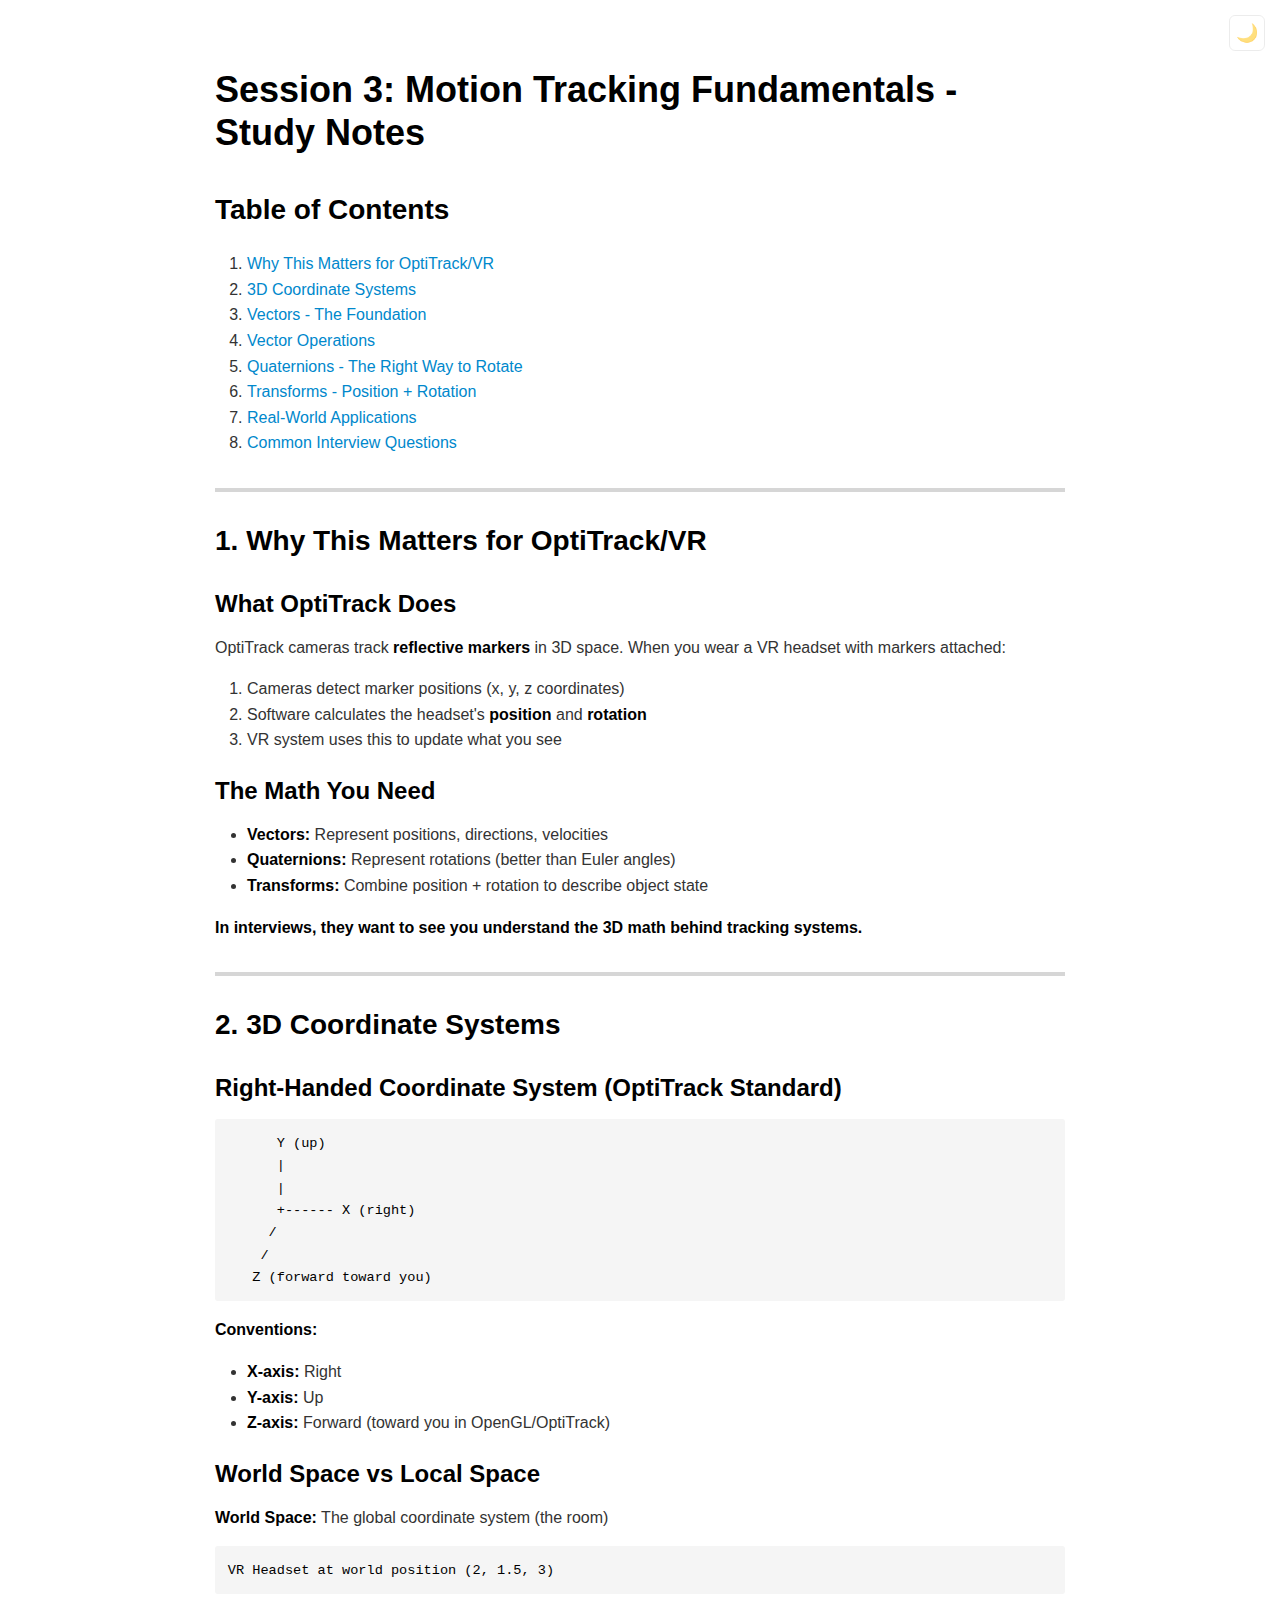
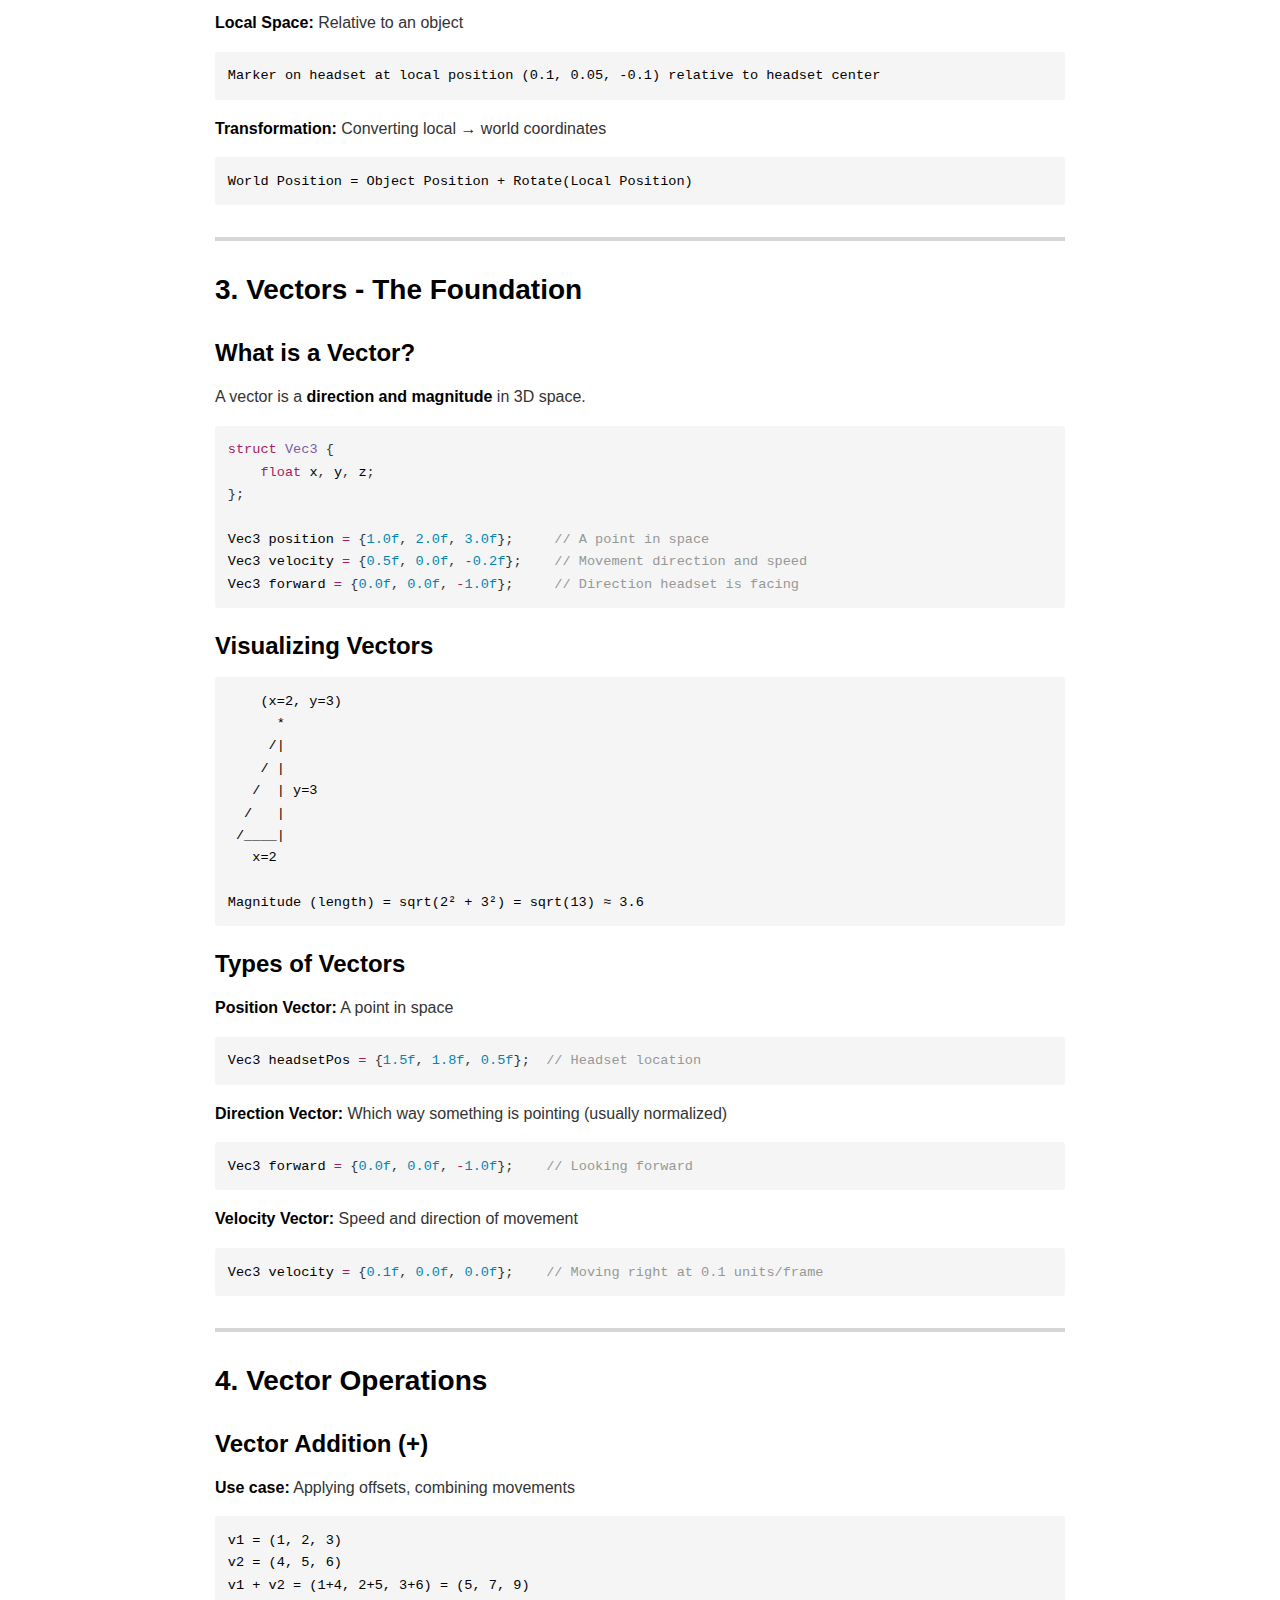
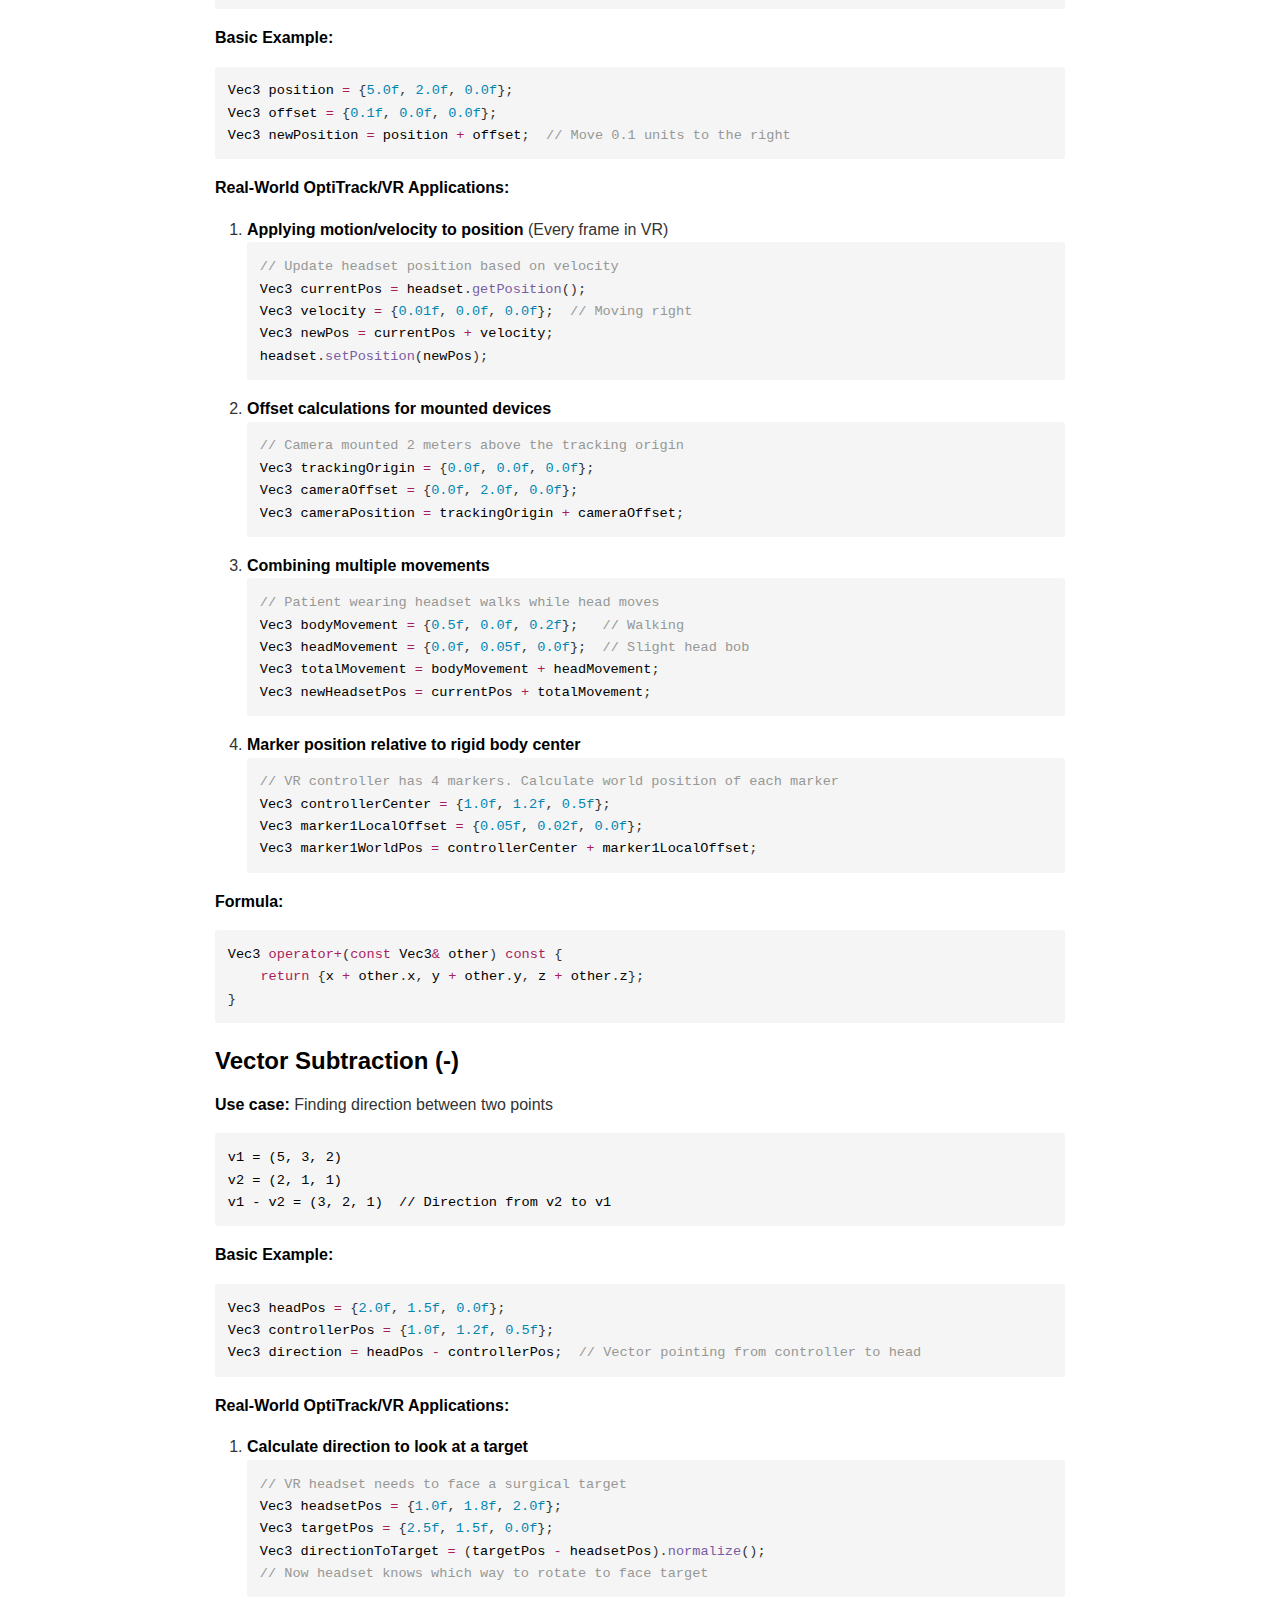
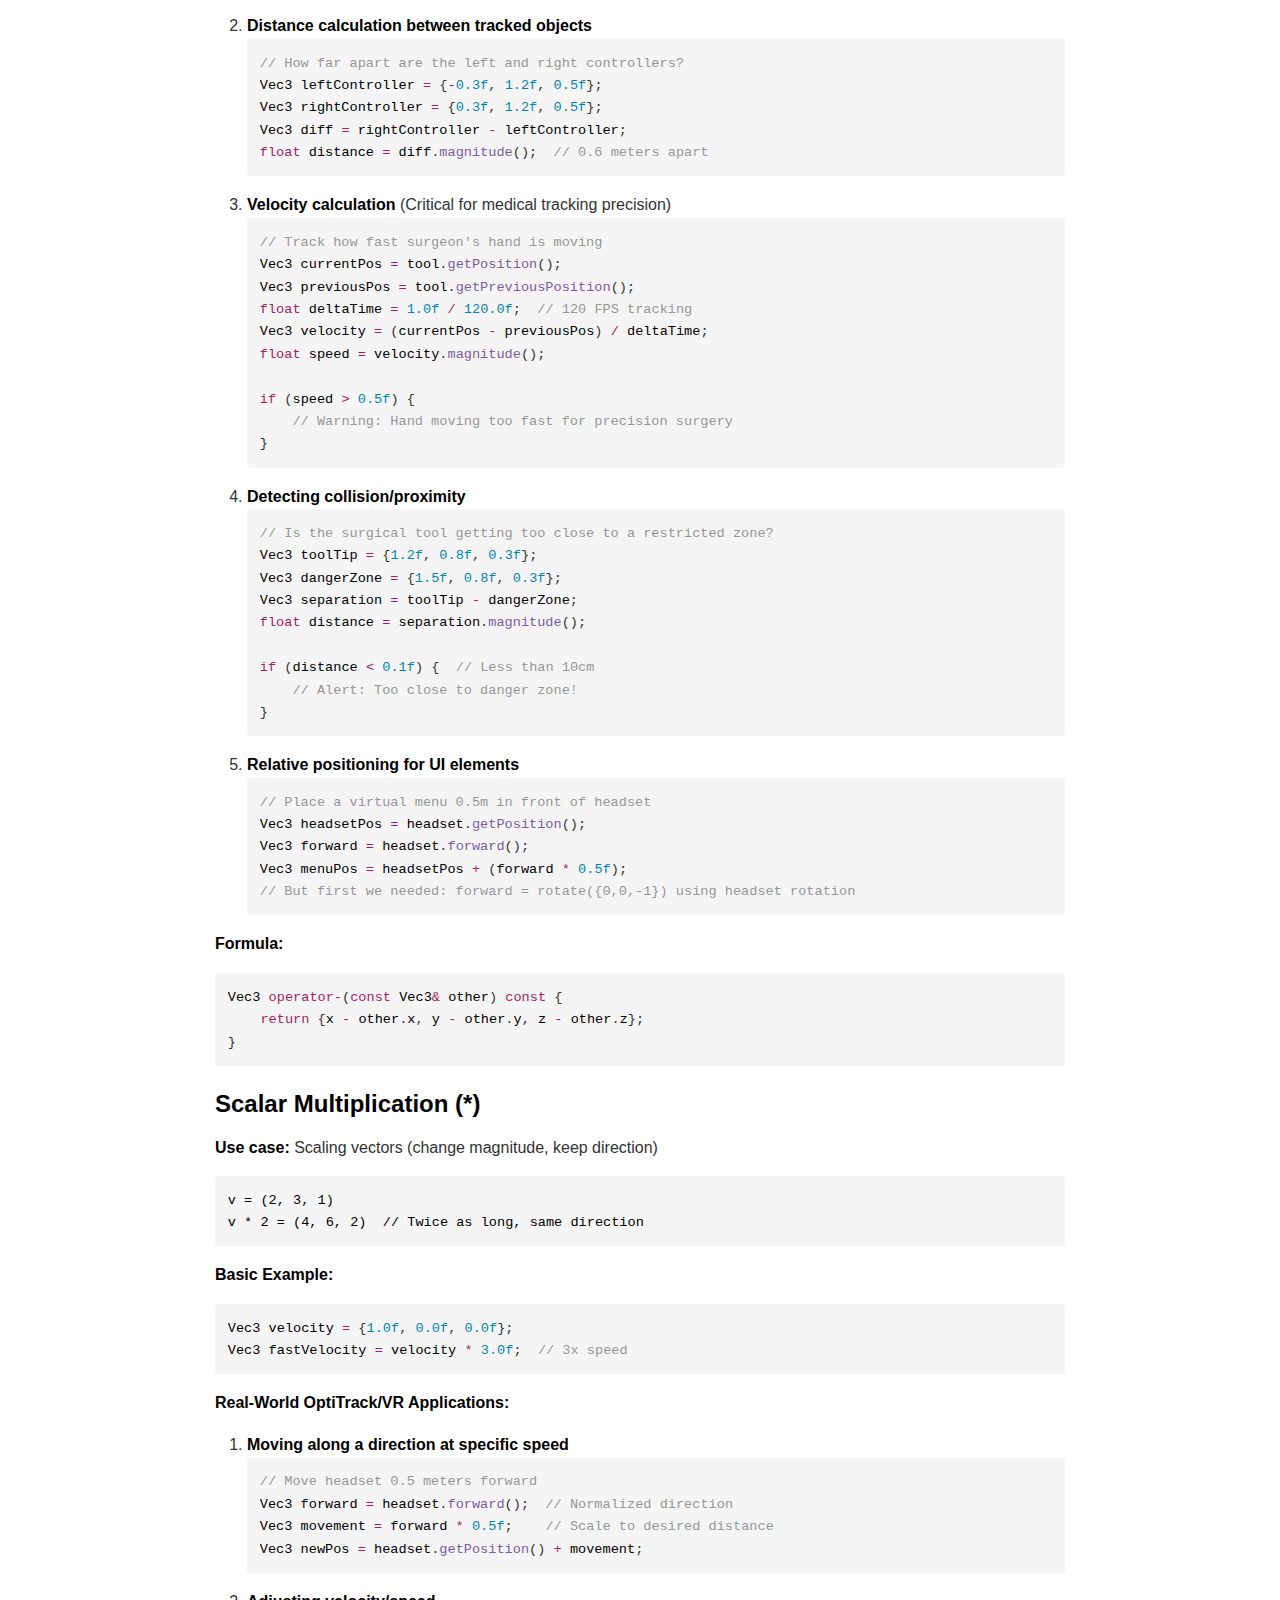
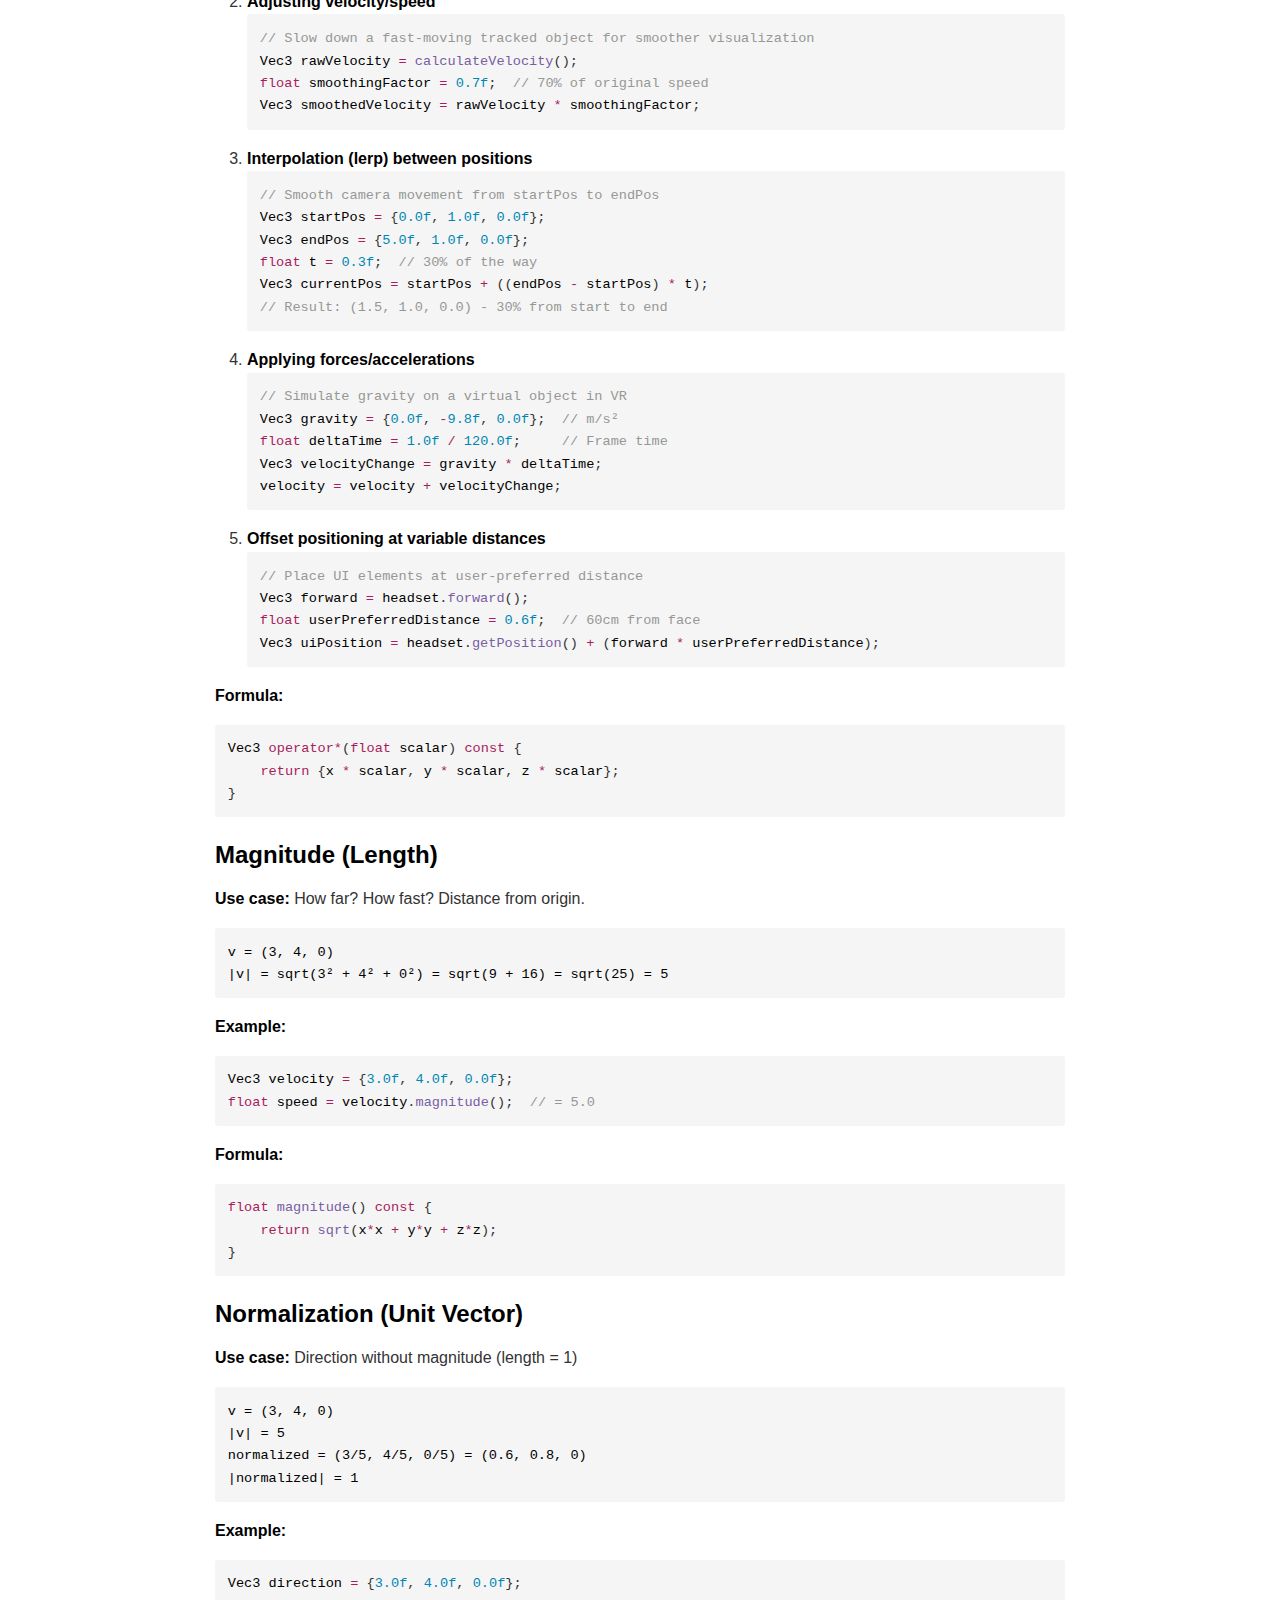
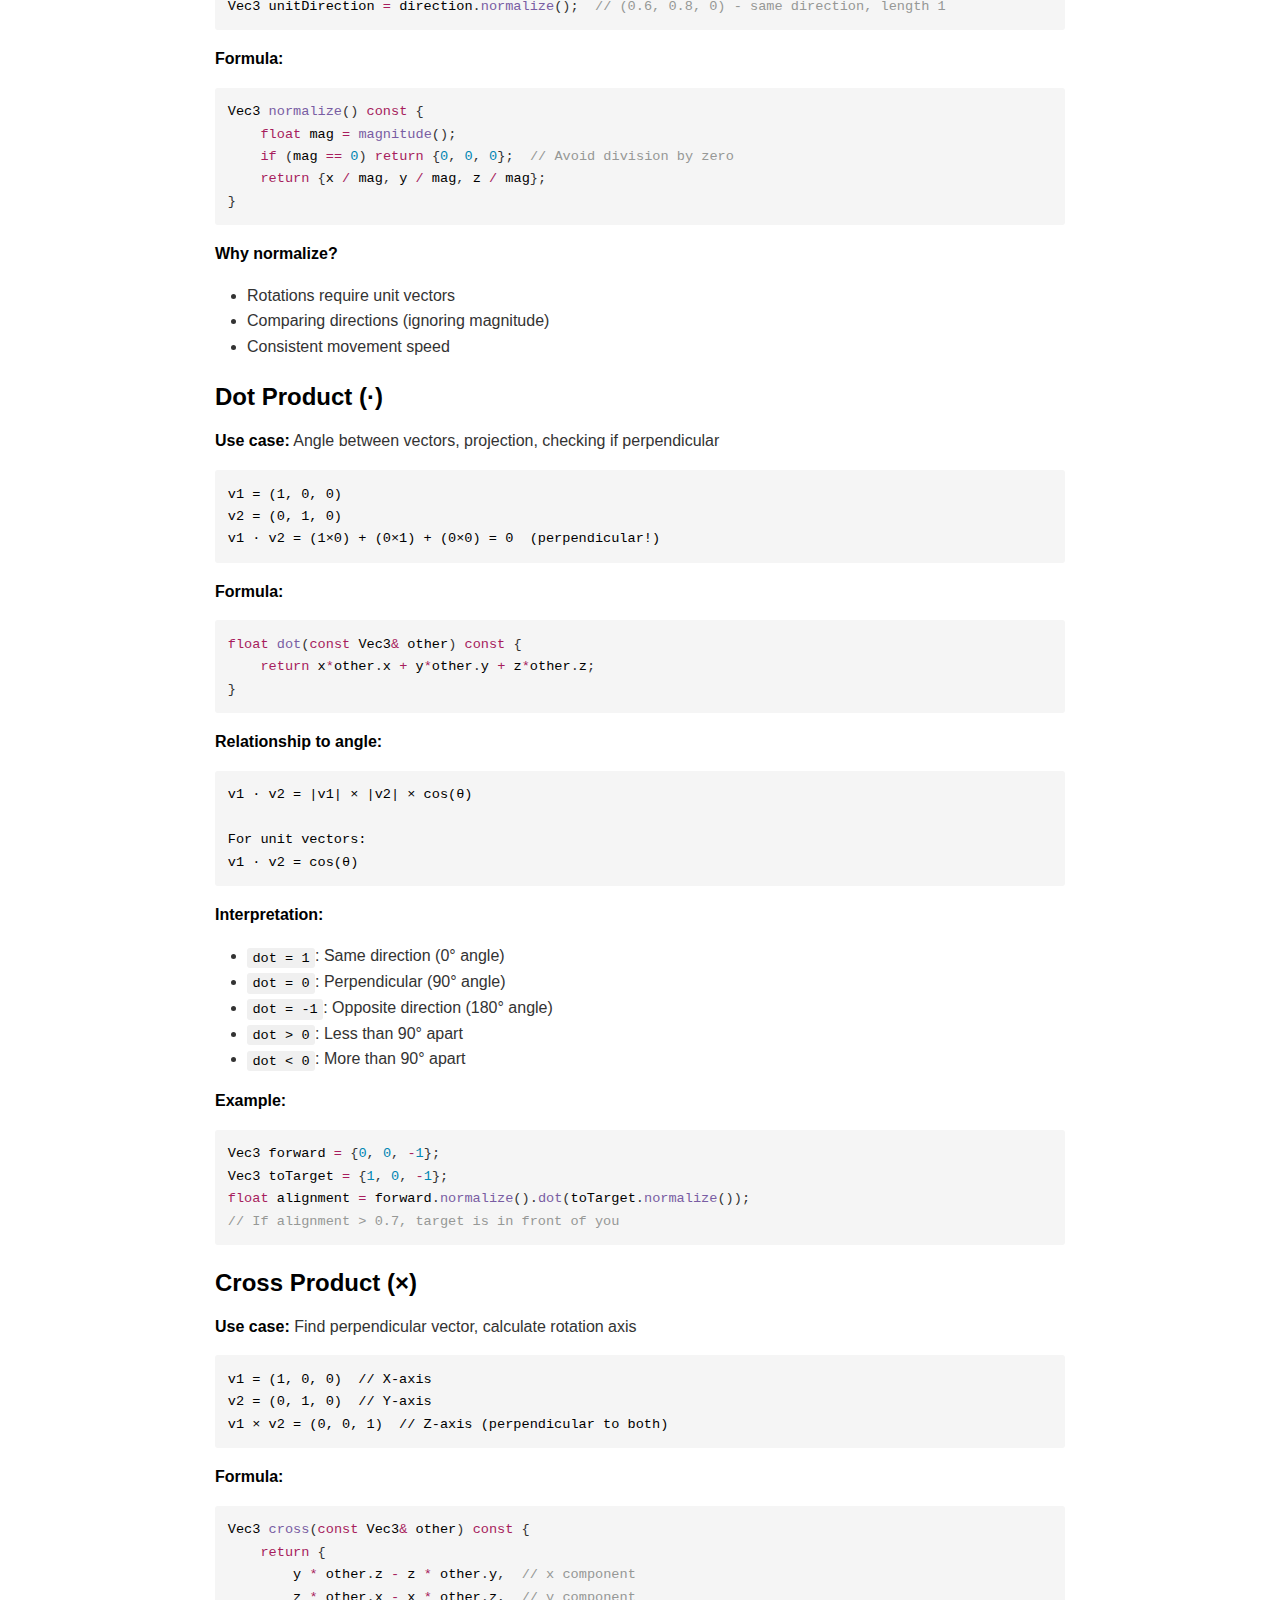
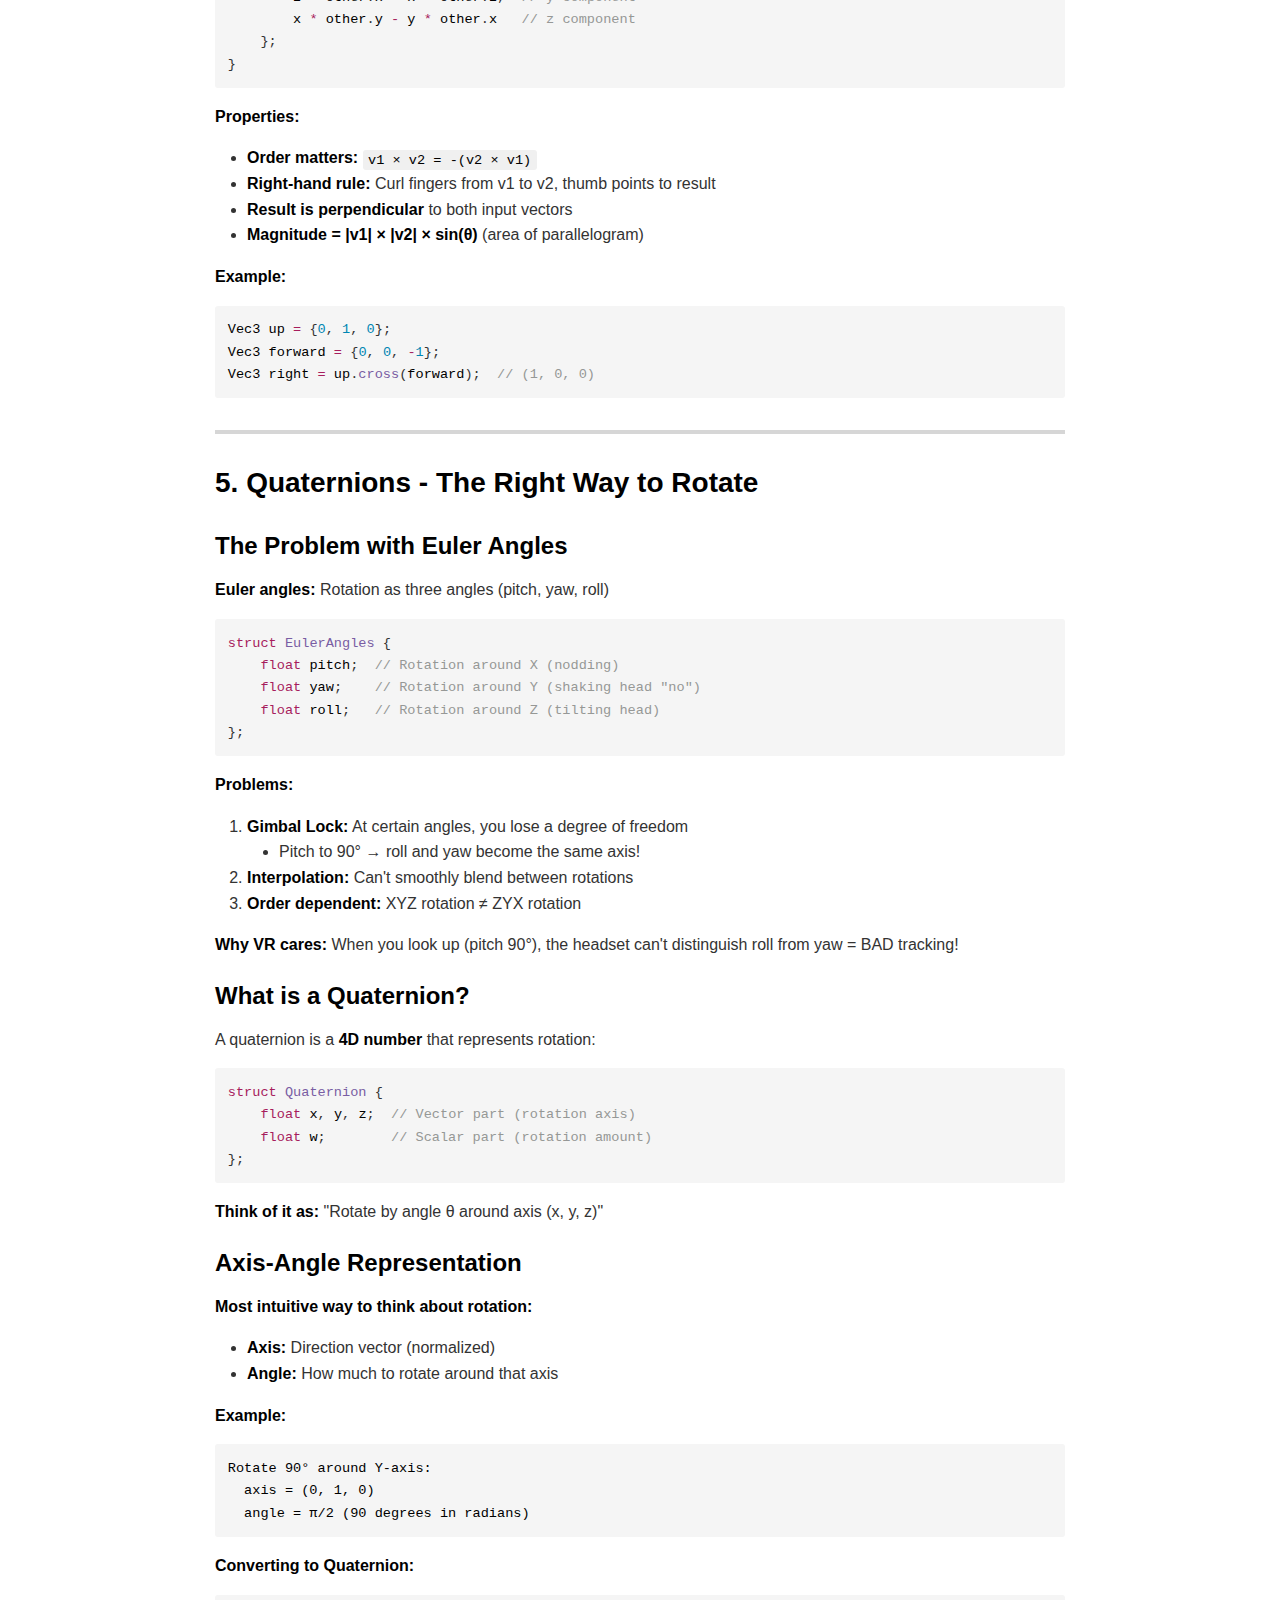
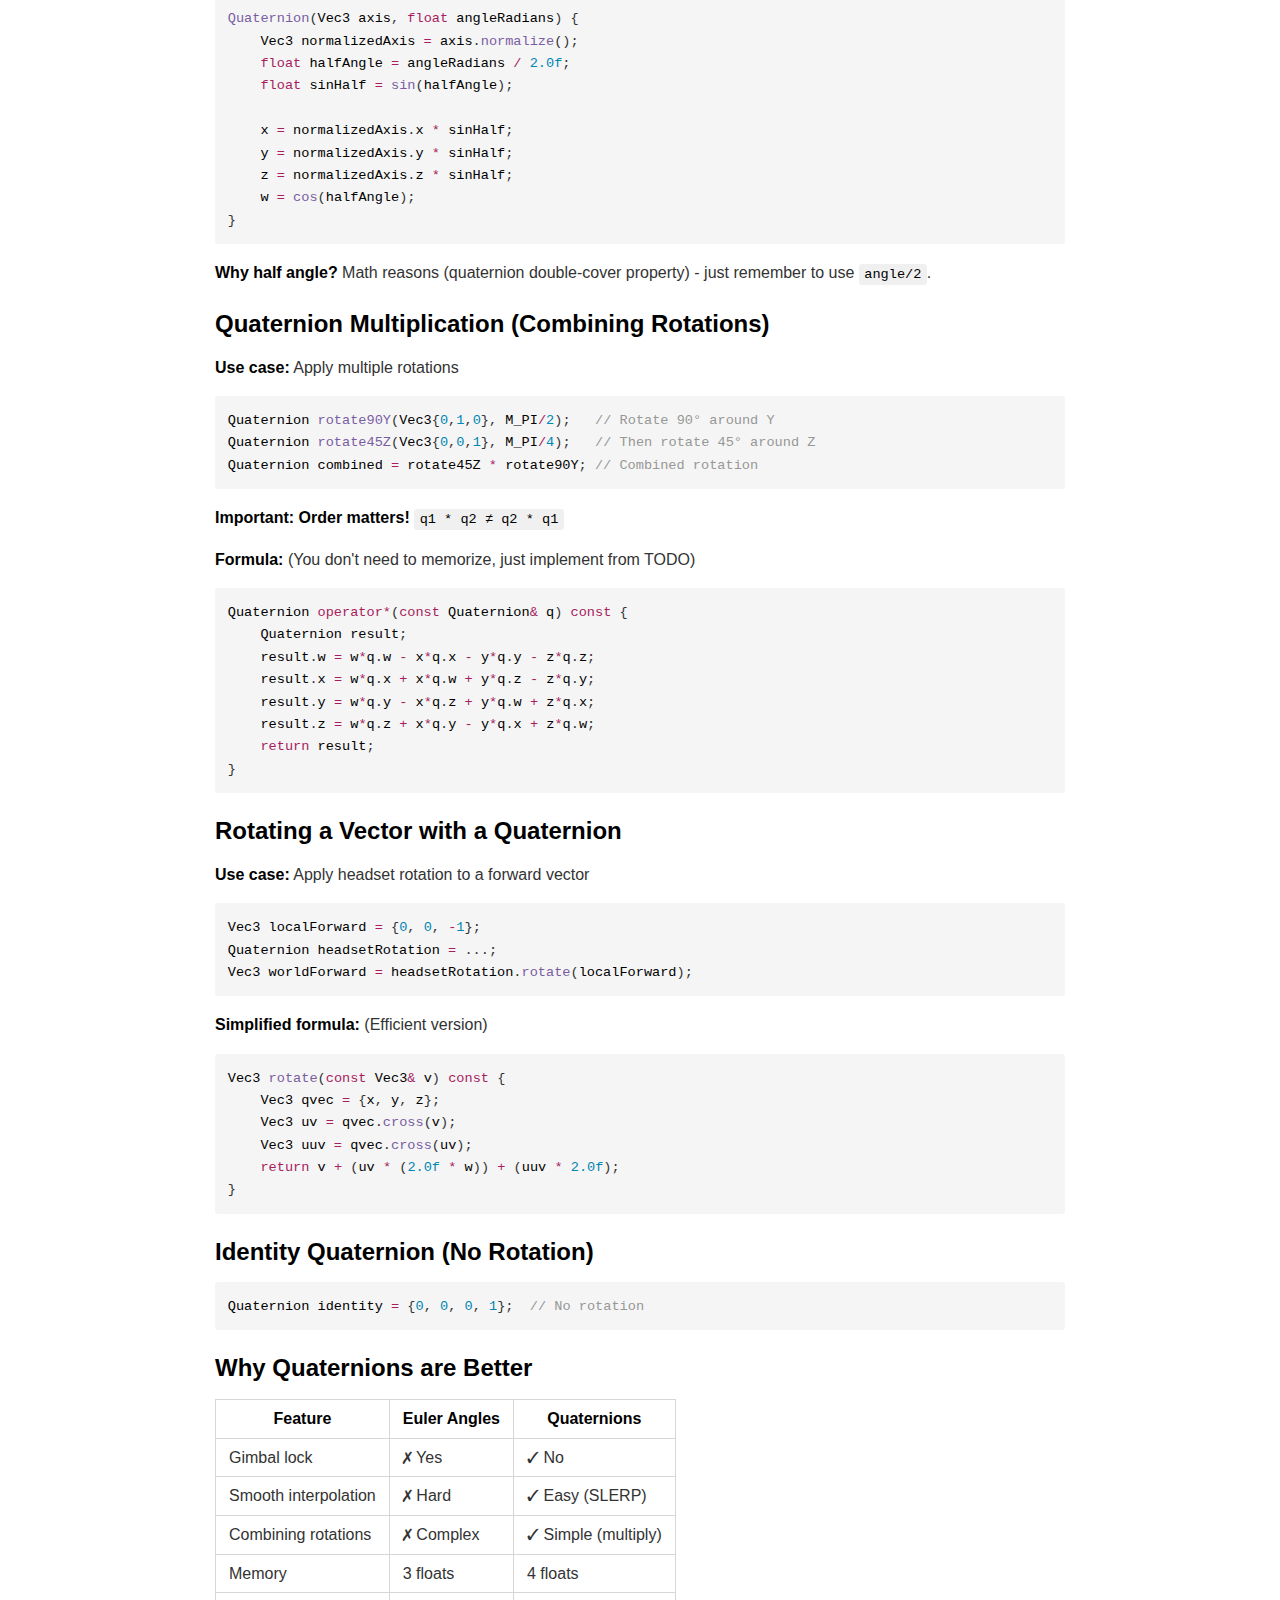
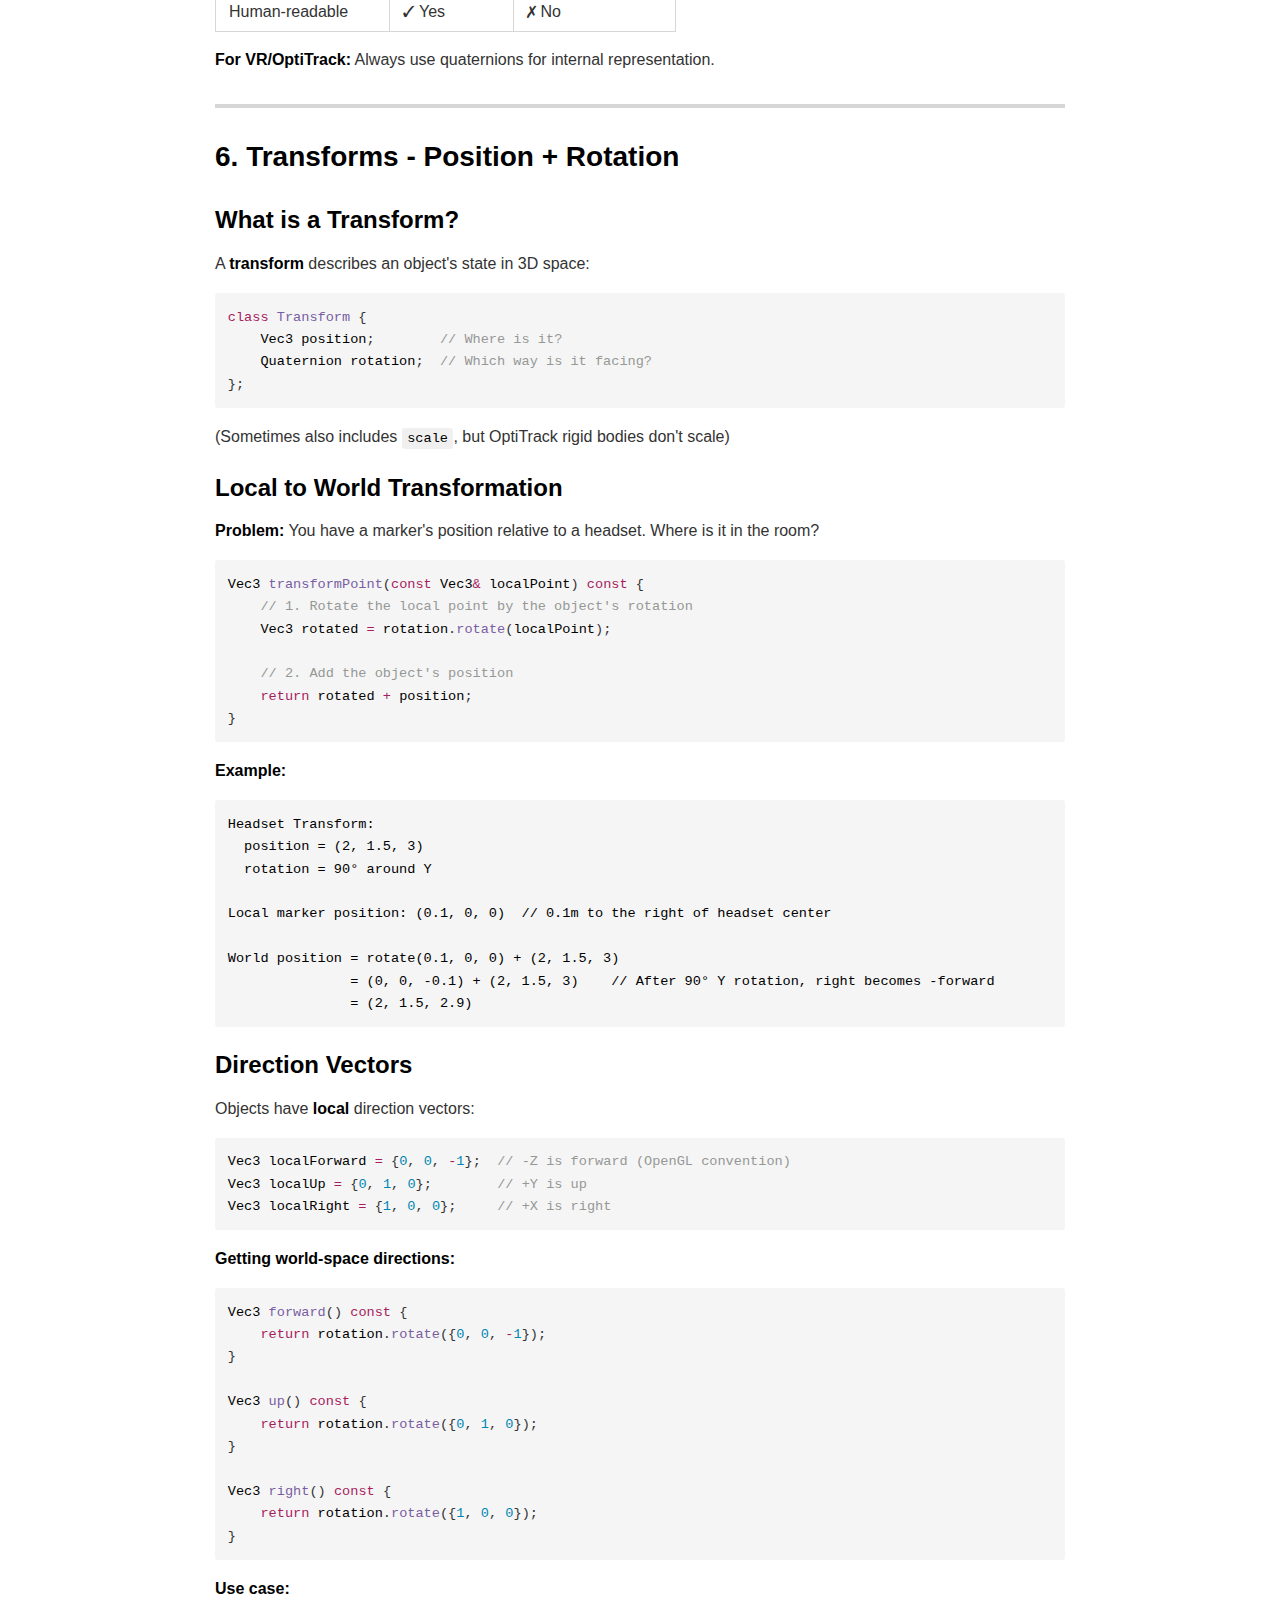
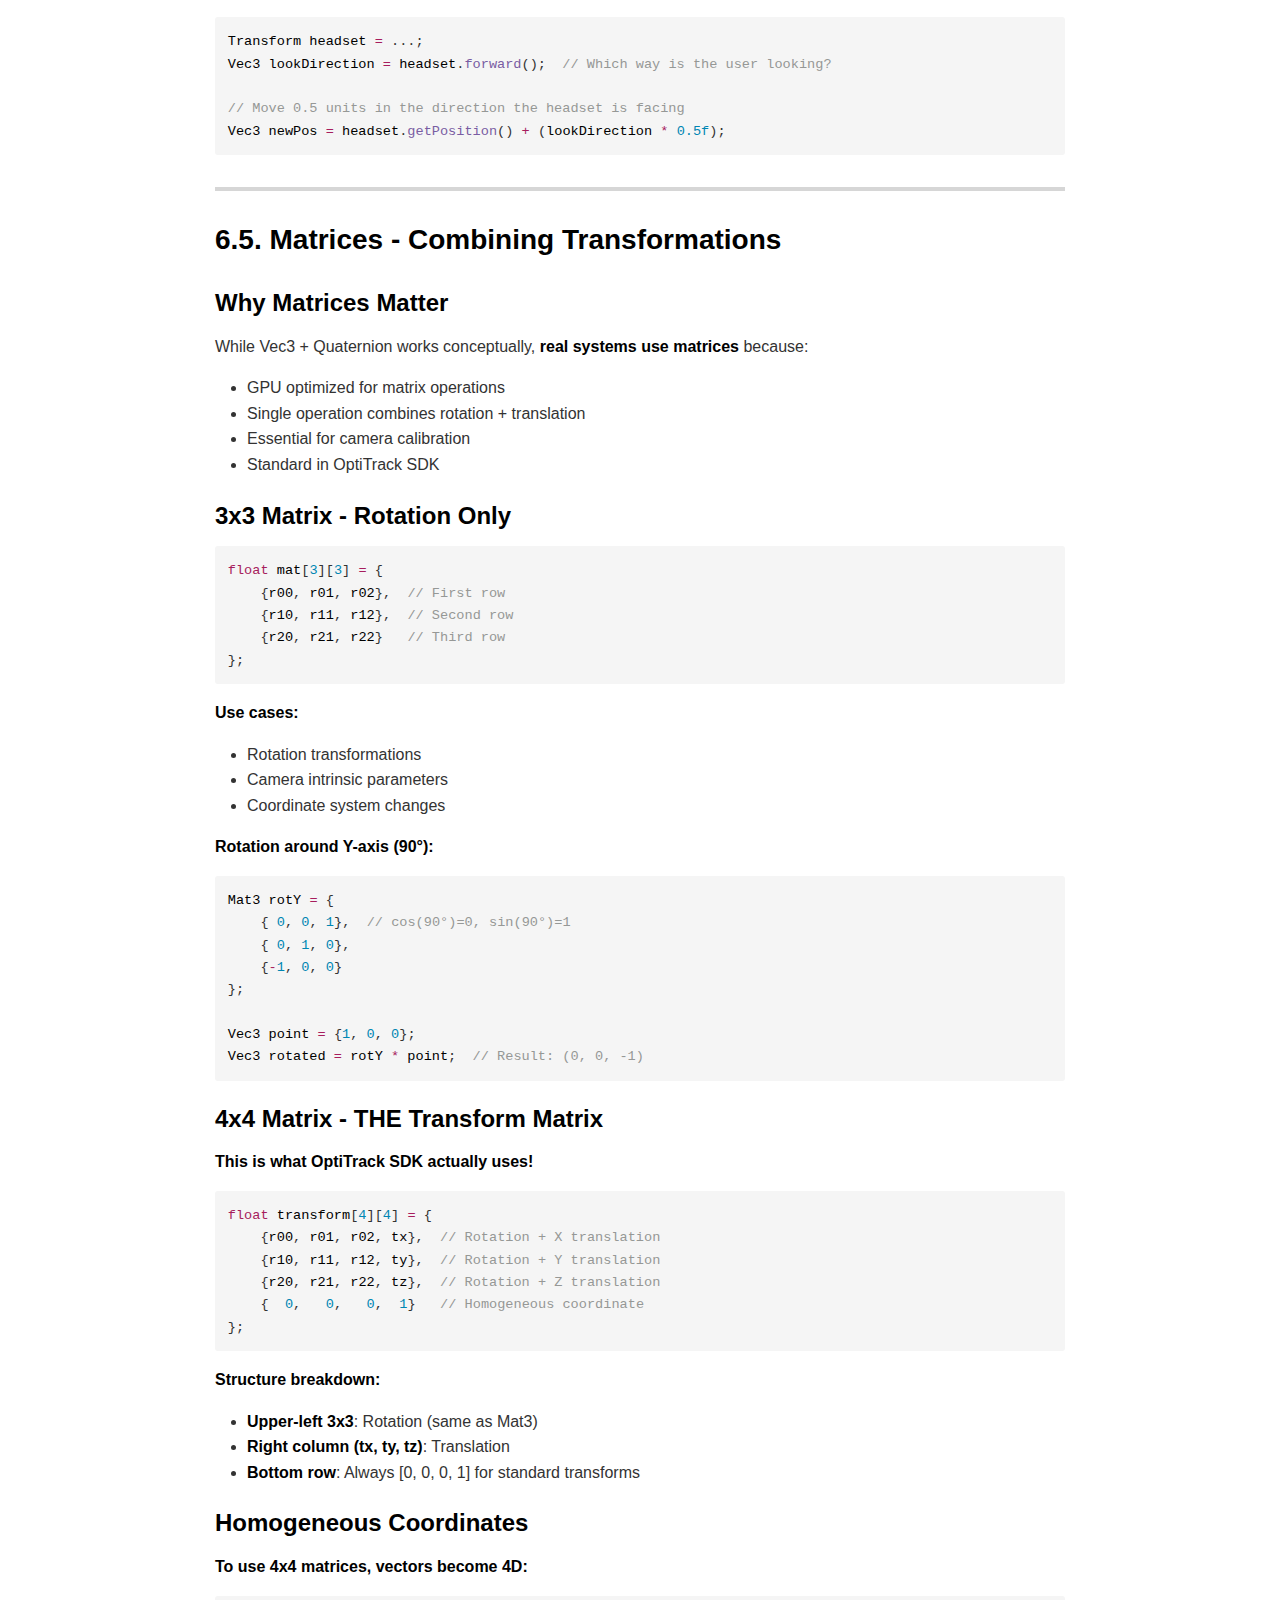
<file: html/session3_notes.html>
<!DOCTYPE html><html><head>
      <title>session3_notes</title>
      <meta charset="utf-8">
      <meta name="viewport" content="width=device-width, initial-scale=1.0">
      
      <link rel="stylesheet" href="file:////Users/omarkhan/.vscode/extensions/shd101wyy.markdown-preview-enhanced-0.8.19/crossnote/dependencies/katex/katex.min.css">
      
      
      
      
      
      <style>
      code[class*=language-],pre[class*=language-]{color:#333;background:0 0;font-family:Consolas,"Liberation Mono",Menlo,Courier,monospace;text-align:left;white-space:pre;word-spacing:normal;word-break:normal;word-wrap:normal;line-height:1.4;-moz-tab-size:8;-o-tab-size:8;tab-size:8;-webkit-hyphens:none;-moz-hyphens:none;-ms-hyphens:none;hyphens:none}pre[class*=language-]{padding:.8em;overflow:auto;border-radius:3px;background:#f5f5f5}:not(pre)>code[class*=language-]{padding:.1em;border-radius:.3em;white-space:normal;background:#f5f5f5}.token.blockquote,.token.comment{color:#969896}.token.cdata{color:#183691}.token.doctype,.token.macro.property,.token.punctuation,.token.variable{color:#333}.token.builtin,.token.important,.token.keyword,.token.operator,.token.rule{color:#a71d5d}.token.attr-value,.token.regex,.token.string,.token.url{color:#183691}.token.atrule,.token.boolean,.token.code,.token.command,.token.constant,.token.entity,.token.number,.token.property,.token.symbol{color:#0086b3}.token.prolog,.token.selector,.token.tag{color:#63a35c}.token.attr-name,.token.class,.token.class-name,.token.function,.token.id,.token.namespace,.token.pseudo-class,.token.pseudo-element,.token.url-reference .token.variable{color:#795da3}.token.entity{cursor:help}.token.title,.token.title .token.punctuation{font-weight:700;color:#1d3e81}.token.list{color:#ed6a43}.token.inserted{background-color:#eaffea;color:#55a532}.token.deleted{background-color:#ffecec;color:#bd2c00}.token.bold{font-weight:700}.token.italic{font-style:italic}.language-json .token.property{color:#183691}.language-markup .token.tag .token.punctuation{color:#333}.language-css .token.function,code.language-css{color:#0086b3}.language-yaml .token.atrule{color:#63a35c}code.language-yaml{color:#183691}.language-ruby .token.function{color:#333}.language-markdown .token.url{color:#795da3}.language-makefile .token.symbol{color:#795da3}.language-makefile .token.variable{color:#183691}.language-makefile .token.builtin{color:#0086b3}.language-bash .token.keyword{color:#0086b3}pre[data-line]{position:relative;padding:1em 0 1em 3em}pre[data-line] .line-highlight-wrapper{position:absolute;top:0;left:0;background-color:transparent;display:block;width:100%}pre[data-line] .line-highlight{position:absolute;left:0;right:0;padding:inherit 0;margin-top:1em;background:hsla(24,20%,50%,.08);background:linear-gradient(to right,hsla(24,20%,50%,.1) 70%,hsla(24,20%,50%,0));pointer-events:none;line-height:inherit;white-space:pre}pre[data-line] .line-highlight:before,pre[data-line] .line-highlight[data-end]:after{content:attr(data-start);position:absolute;top:.4em;left:.6em;min-width:1em;padding:0 .5em;background-color:hsla(24,20%,50%,.4);color:#f4f1ef;font:bold 65%/1.5 sans-serif;text-align:center;vertical-align:.3em;border-radius:999px;text-shadow:none;box-shadow:0 1px #fff}pre[data-line] .line-highlight[data-end]:after{content:attr(data-end);top:auto;bottom:.4em}html body{font-family:'Helvetica Neue',Helvetica,'Segoe UI',Arial,freesans,sans-serif;font-size:16px;line-height:1.6;color:#333;background-color:#fff;overflow:initial;box-sizing:border-box;word-wrap:break-word}html body>:first-child{margin-top:0}html body h1,html body h2,html body h3,html body h4,html body h5,html body h6{line-height:1.2;margin-top:1em;margin-bottom:16px;color:#000}html body h1{font-size:2.25em;font-weight:300;padding-bottom:.3em}html body h2{font-size:1.75em;font-weight:400;padding-bottom:.3em}html body h3{font-size:1.5em;font-weight:500}html body h4{font-size:1.25em;font-weight:600}html body h5{font-size:1.1em;font-weight:600}html body h6{font-size:1em;font-weight:600}html body h1,html body h2,html body h3,html body h4,html body h5{font-weight:600}html body h5{font-size:1em}html body h6{color:#5c5c5c}html body strong{color:#000}html body del{color:#5c5c5c}html body a:not([href]){color:inherit;text-decoration:none}html body a{color:#08c;text-decoration:none}html body a:hover{color:#00a3f5;text-decoration:none}html body img{max-width:100%}html body>p{margin-top:0;margin-bottom:16px;word-wrap:break-word}html body>ol,html body>ul{margin-bottom:16px}html body ol,html body ul{padding-left:2em}html body ol.no-list,html body ul.no-list{padding:0;list-style-type:none}html body ol ol,html body ol ul,html body ul ol,html body ul ul{margin-top:0;margin-bottom:0}html body li{margin-bottom:0}html body li.task-list-item{list-style:none}html body li>p{margin-top:0;margin-bottom:0}html body .task-list-item-checkbox{margin:0 .2em .25em -1.8em;vertical-align:middle}html body .task-list-item-checkbox:hover{cursor:pointer}html body blockquote{margin:16px 0;font-size:inherit;padding:0 15px;color:#5c5c5c;background-color:#f0f0f0;border-left:4px solid #d6d6d6}html body blockquote>:first-child{margin-top:0}html body blockquote>:last-child{margin-bottom:0}html body hr{height:4px;margin:32px 0;background-color:#d6d6d6;border:0 none}html body table{margin:10px 0 15px 0;border-collapse:collapse;border-spacing:0;display:block;width:100%;overflow:auto;word-break:normal;word-break:keep-all}html body table th{font-weight:700;color:#000}html body table td,html body table th{border:1px solid #d6d6d6;padding:6px 13px}html body dl{padding:0}html body dl dt{padding:0;margin-top:16px;font-size:1em;font-style:italic;font-weight:700}html body dl dd{padding:0 16px;margin-bottom:16px}html body code{font-family:Menlo,Monaco,Consolas,'Courier New',monospace;font-size:.85em;color:#000;background-color:#f0f0f0;border-radius:3px;padding:.2em 0}html body code::after,html body code::before{letter-spacing:-.2em;content:'\00a0'}html body pre>code{padding:0;margin:0;word-break:normal;white-space:pre;background:0 0;border:0}html body .highlight{margin-bottom:16px}html body .highlight pre,html body pre{padding:1em;overflow:auto;line-height:1.45;border:#d6d6d6;border-radius:3px}html body .highlight pre{margin-bottom:0;word-break:normal}html body pre code,html body pre tt{display:inline;max-width:initial;padding:0;margin:0;overflow:initial;line-height:inherit;word-wrap:normal;background-color:transparent;border:0}html body pre code:after,html body pre code:before,html body pre tt:after,html body pre tt:before{content:normal}html body blockquote,html body dl,html body ol,html body p,html body pre,html body ul{margin-top:0;margin-bottom:16px}html body kbd{color:#000;border:1px solid #d6d6d6;border-bottom:2px solid #c7c7c7;padding:2px 4px;background-color:#f0f0f0;border-radius:3px}@media print{html body{background-color:#fff}html body h1,html body h2,html body h3,html body h4,html body h5,html body h6{color:#000;page-break-after:avoid}html body blockquote{color:#5c5c5c}html body pre{page-break-inside:avoid}html body table{display:table}html body img{display:block;max-width:100%;max-height:100%}html body code,html body pre{word-wrap:break-word;white-space:pre}}.markdown-preview{width:100%;height:100%;box-sizing:border-box}.markdown-preview ul{list-style:disc}.markdown-preview ul ul{list-style:circle}.markdown-preview ul ul ul{list-style:square}.markdown-preview ol{list-style:decimal}.markdown-preview ol ol,.markdown-preview ul ol{list-style-type:lower-roman}.markdown-preview ol ol ol,.markdown-preview ol ul ol,.markdown-preview ul ol ol,.markdown-preview ul ul ol{list-style-type:lower-alpha}.markdown-preview .newpage,.markdown-preview .pagebreak{page-break-before:always}.markdown-preview pre.line-numbers{position:relative;padding-left:3.8em;counter-reset:linenumber}.markdown-preview pre.line-numbers>code{position:relative}.markdown-preview pre.line-numbers .line-numbers-rows{position:absolute;pointer-events:none;top:1em;font-size:100%;left:0;width:3em;letter-spacing:-1px;border-right:1px solid #999;-webkit-user-select:none;-moz-user-select:none;-ms-user-select:none;user-select:none}.markdown-preview pre.line-numbers .line-numbers-rows>span{pointer-events:none;display:block;counter-increment:linenumber}.markdown-preview pre.line-numbers .line-numbers-rows>span:before{content:counter(linenumber);color:#999;display:block;padding-right:.8em;text-align:right}.markdown-preview .mathjax-exps .MathJax_Display{text-align:center!important}.markdown-preview:not([data-for=preview]) .code-chunk .code-chunk-btn-group{display:none}.markdown-preview:not([data-for=preview]) .code-chunk .status{display:none}.markdown-preview:not([data-for=preview]) .code-chunk .output-div{margin-bottom:16px}.markdown-preview .md-toc{padding:0}.markdown-preview .md-toc .md-toc-link-wrapper .md-toc-link{display:inline;padding:.25rem 0}.markdown-preview .md-toc .md-toc-link-wrapper .md-toc-link div,.markdown-preview .md-toc .md-toc-link-wrapper .md-toc-link p{display:inline}.markdown-preview .md-toc .md-toc-link-wrapper.highlighted .md-toc-link{font-weight:800}.scrollbar-style::-webkit-scrollbar{width:8px}.scrollbar-style::-webkit-scrollbar-track{border-radius:10px;background-color:transparent}.scrollbar-style::-webkit-scrollbar-thumb{border-radius:5px;background-color:rgba(150,150,150,.66);border:4px solid rgba(150,150,150,.66);background-clip:content-box}html body[for=html-export]:not([data-presentation-mode]){position:relative;width:100%;height:100%;top:0;left:0;margin:0;padding:0;overflow:auto}html body[for=html-export]:not([data-presentation-mode]) .markdown-preview{position:relative;top:0;min-height:100vh}@media screen and (min-width:914px){html body[for=html-export]:not([data-presentation-mode]) .markdown-preview{padding:2em calc(50% - 457px + 2em)}}@media screen and (max-width:914px){html body[for=html-export]:not([data-presentation-mode]) .markdown-preview{padding:2em}}@media screen and (max-width:450px){html body[for=html-export]:not([data-presentation-mode]) .markdown-preview{font-size:14px!important;padding:1em}}@media print{html body[for=html-export]:not([data-presentation-mode]) #sidebar-toc-btn{display:none}}html body[for=html-export]:not([data-presentation-mode]) #sidebar-toc-btn{position:fixed;bottom:8px;left:8px;font-size:28px;cursor:pointer;color:inherit;z-index:99;width:32px;text-align:center;opacity:.4}html body[for=html-export]:not([data-presentation-mode])[html-show-sidebar-toc] #sidebar-toc-btn{opacity:1}html body[for=html-export]:not([data-presentation-mode])[html-show-sidebar-toc] .md-sidebar-toc{position:fixed;top:0;left:0;width:300px;height:100%;padding:32px 0 48px 0;font-size:14px;box-shadow:0 0 4px rgba(150,150,150,.33);box-sizing:border-box;overflow:auto;background-color:inherit}html body[for=html-export]:not([data-presentation-mode])[html-show-sidebar-toc] .md-sidebar-toc::-webkit-scrollbar{width:8px}html body[for=html-export]:not([data-presentation-mode])[html-show-sidebar-toc] .md-sidebar-toc::-webkit-scrollbar-track{border-radius:10px;background-color:transparent}html body[for=html-export]:not([data-presentation-mode])[html-show-sidebar-toc] .md-sidebar-toc::-webkit-scrollbar-thumb{border-radius:5px;background-color:rgba(150,150,150,.66);border:4px solid rgba(150,150,150,.66);background-clip:content-box}html body[for=html-export]:not([data-presentation-mode])[html-show-sidebar-toc] .md-sidebar-toc a{text-decoration:none}html body[for=html-export]:not([data-presentation-mode])[html-show-sidebar-toc] .md-sidebar-toc .md-toc{padding:0 16px}html body[for=html-export]:not([data-presentation-mode])[html-show-sidebar-toc] .md-sidebar-toc .md-toc .md-toc-link-wrapper .md-toc-link{display:inline;padding:.25rem 0}html body[for=html-export]:not([data-presentation-mode])[html-show-sidebar-toc] .md-sidebar-toc .md-toc .md-toc-link-wrapper .md-toc-link div,html body[for=html-export]:not([data-presentation-mode])[html-show-sidebar-toc] .md-sidebar-toc .md-toc .md-toc-link-wrapper .md-toc-link p{display:inline}html body[for=html-export]:not([data-presentation-mode])[html-show-sidebar-toc] .md-sidebar-toc .md-toc .md-toc-link-wrapper.highlighted .md-toc-link{font-weight:800}html body[for=html-export]:not([data-presentation-mode])[html-show-sidebar-toc] .markdown-preview{left:300px;width:calc(100% - 300px);padding:2em calc(50% - 457px - 300px / 2);margin:0;box-sizing:border-box}@media screen and (max-width:1274px){html body[for=html-export]:not([data-presentation-mode])[html-show-sidebar-toc] .markdown-preview{padding:2em}}@media screen and (max-width:450px){html body[for=html-export]:not([data-presentation-mode])[html-show-sidebar-toc] .markdown-preview{width:100%}}html body[for=html-export]:not([data-presentation-mode]):not([html-show-sidebar-toc]) .markdown-preview{left:50%;transform:translateX(-50%)}html body[for=html-export]:not([data-presentation-mode]):not([html-show-sidebar-toc]) .md-sidebar-toc{display:none}
/* Please visit the URL below for more information: */
/*   https://shd101wyy.github.io/markdown-preview-enhanced/#/customize-css */

      </style>
      <!-- Dark Mode Styles -->
      <link rel="stylesheet" href="dark-mode.css">
      <!-- The content below will be included at the end of the <head> element. --><script type="text/javascript">
  document.addEventListener("DOMContentLoaded", function () {
    // your code here
  });
</script>
      <!-- Dark Mode Script -->
      <script src="dark-mode.js"></script>
</head><body for="html-export">
    
    
      <div class="crossnote markdown-preview  ">
      
<h1 id="session-3-motion-tracking-fundamentals---study-notes">Session 3: Motion Tracking Fundamentals - Study Notes </h1>
<h2 id="table-of-contents">Table of Contents </h2>
<ol>
<li><a href="#why-this-matters">Why This Matters for OptiTrack/VR</a></li>
<li><a href="#coordinate-systems">3D Coordinate Systems</a></li>
<li><a href="#vectors">Vectors - The Foundation</a></li>
<li><a href="#vector-operations">Vector Operations</a></li>
<li><a href="#quaternions">Quaternions - The Right Way to Rotate</a></li>
<li><a href="#transforms">Transforms - Position + Rotation</a></li>
<li><a href="#real-world-applications">Real-World Applications</a></li>
<li><a href="#interview-questions">Common Interview Questions</a></li>
</ol>
<hr>
<p><a name="why-this-matters" href=""></a></p>
<h2 id="1-why-this-matters-for-optitrackvr">1. Why This Matters for OptiTrack/VR </h2>
<h3 id="what-optitrack-does">What OptiTrack Does </h3>
<p>OptiTrack cameras track <strong>reflective markers</strong> in 3D space. When you wear a VR headset with markers attached:</p>
<ol>
<li>Cameras detect marker positions (x, y, z coordinates)</li>
<li>Software calculates the headset's <strong>position</strong> and <strong>rotation</strong></li>
<li>VR system uses this to update what you see</li>
</ol>
<h3 id="the-math-you-need">The Math You Need </h3>
<ul>
<li><strong>Vectors:</strong> Represent positions, directions, velocities</li>
<li><strong>Quaternions:</strong> Represent rotations (better than Euler angles)</li>
<li><strong>Transforms:</strong> Combine position + rotation to describe object state</li>
</ul>
<p><strong>In interviews, they want to see you understand the 3D math behind tracking systems.</strong></p>
<hr>
<p><a name="coordinate-systems" href=""></a></p>
<h2 id="2-3d-coordinate-systems">2. 3D Coordinate Systems </h2>
<h3 id="right-handed-coordinate-system-optitrack-standard">Right-Handed Coordinate System (OptiTrack Standard) </h3>
<pre data-role="codeBlock" data-info="" class="language-text"><code>      Y (up)
      |
      |
      +------ X (right)
     /
    /
   Z (forward toward you)
</code></pre><p><strong>Conventions:</strong></p>
<ul>
<li><strong>X-axis:</strong> Right</li>
<li><strong>Y-axis:</strong> Up</li>
<li><strong>Z-axis:</strong> Forward (toward you in OpenGL/OptiTrack)</li>
</ul>
<h3 id="world-space-vs-local-space">World Space vs Local Space </h3>
<p><strong>World Space:</strong> The global coordinate system (the room)</p>
<pre data-role="codeBlock" data-info="" class="language-text"><code>VR Headset at world position (2, 1.5, 3)
</code></pre><p><strong>Local Space:</strong> Relative to an object</p>
<pre data-role="codeBlock" data-info="" class="language-text"><code>Marker on headset at local position (0.1, 0.05, -0.1) relative to headset center
</code></pre><p><strong>Transformation:</strong> Converting local → world coordinates</p>
<pre data-role="codeBlock" data-info="" class="language-text"><code>World Position = Object Position + Rotate(Local Position)
</code></pre><hr>
<p><a name="vectors" href=""></a></p>
<h2 id="3-vectors---the-foundation">3. Vectors - The Foundation </h2>
<h3 id="what-is-a-vector">What is a Vector? </h3>
<p>A vector is a <strong>direction and magnitude</strong> in 3D space.</p>
<pre data-role="codeBlock" data-info="cpp" class="language-cpp cpp"><code><span class="token keyword keyword-struct">struct</span> <span class="token class-name">Vec3</span> <span class="token punctuation">{</span>
    <span class="token keyword keyword-float">float</span> x<span class="token punctuation">,</span> y<span class="token punctuation">,</span> z<span class="token punctuation">;</span>
<span class="token punctuation">}</span><span class="token punctuation">;</span>

Vec3 position <span class="token operator">=</span> <span class="token punctuation">{</span><span class="token number">1.0f</span><span class="token punctuation">,</span> <span class="token number">2.0f</span><span class="token punctuation">,</span> <span class="token number">3.0f</span><span class="token punctuation">}</span><span class="token punctuation">;</span>     <span class="token comment">// A point in space</span>
Vec3 velocity <span class="token operator">=</span> <span class="token punctuation">{</span><span class="token number">0.5f</span><span class="token punctuation">,</span> <span class="token number">0.0f</span><span class="token punctuation">,</span> <span class="token operator">-</span><span class="token number">0.2f</span><span class="token punctuation">}</span><span class="token punctuation">;</span>    <span class="token comment">// Movement direction and speed</span>
Vec3 forward <span class="token operator">=</span> <span class="token punctuation">{</span><span class="token number">0.0f</span><span class="token punctuation">,</span> <span class="token number">0.0f</span><span class="token punctuation">,</span> <span class="token operator">-</span><span class="token number">1.0f</span><span class="token punctuation">}</span><span class="token punctuation">;</span>     <span class="token comment">// Direction headset is facing</span>
</code></pre><h3 id="visualizing-vectors">Visualizing Vectors </h3>
<pre data-role="codeBlock" data-info="" class="language-text"><code>    (x=2, y=3)
      *
     /|
    / |
   /  | y=3
  /   |
 /____|
   x=2

Magnitude (length) = sqrt(2² + 3²) = sqrt(13) ≈ 3.6
</code></pre><h3 id="types-of-vectors">Types of Vectors </h3>
<p><strong>Position Vector:</strong> A point in space</p>
<pre data-role="codeBlock" data-info="cpp" class="language-cpp cpp"><code>Vec3 headsetPos <span class="token operator">=</span> <span class="token punctuation">{</span><span class="token number">1.5f</span><span class="token punctuation">,</span> <span class="token number">1.8f</span><span class="token punctuation">,</span> <span class="token number">0.5f</span><span class="token punctuation">}</span><span class="token punctuation">;</span>  <span class="token comment">// Headset location</span>
</code></pre><p><strong>Direction Vector:</strong> Which way something is pointing (usually normalized)</p>
<pre data-role="codeBlock" data-info="cpp" class="language-cpp cpp"><code>Vec3 forward <span class="token operator">=</span> <span class="token punctuation">{</span><span class="token number">0.0f</span><span class="token punctuation">,</span> <span class="token number">0.0f</span><span class="token punctuation">,</span> <span class="token operator">-</span><span class="token number">1.0f</span><span class="token punctuation">}</span><span class="token punctuation">;</span>    <span class="token comment">// Looking forward</span>
</code></pre><p><strong>Velocity Vector:</strong> Speed and direction of movement</p>
<pre data-role="codeBlock" data-info="cpp" class="language-cpp cpp"><code>Vec3 velocity <span class="token operator">=</span> <span class="token punctuation">{</span><span class="token number">0.1f</span><span class="token punctuation">,</span> <span class="token number">0.0f</span><span class="token punctuation">,</span> <span class="token number">0.0f</span><span class="token punctuation">}</span><span class="token punctuation">;</span>    <span class="token comment">// Moving right at 0.1 units/frame</span>
</code></pre><hr>
<p><a name="vector-operations" href=""></a></p>
<h2 id="4-vector-operations">4. Vector Operations </h2>
<h3 id="vector-addition-">Vector Addition (+) </h3>
<p><strong>Use case:</strong> Applying offsets, combining movements</p>
<pre data-role="codeBlock" data-info="" class="language-text"><code>v1 = (1, 2, 3)
v2 = (4, 5, 6)
v1 + v2 = (1+4, 2+5, 3+6) = (5, 7, 9)
</code></pre><p><strong>Basic Example:</strong></p>
<pre data-role="codeBlock" data-info="cpp" class="language-cpp cpp"><code>Vec3 position <span class="token operator">=</span> <span class="token punctuation">{</span><span class="token number">5.0f</span><span class="token punctuation">,</span> <span class="token number">2.0f</span><span class="token punctuation">,</span> <span class="token number">0.0f</span><span class="token punctuation">}</span><span class="token punctuation">;</span>
Vec3 offset <span class="token operator">=</span> <span class="token punctuation">{</span><span class="token number">0.1f</span><span class="token punctuation">,</span> <span class="token number">0.0f</span><span class="token punctuation">,</span> <span class="token number">0.0f</span><span class="token punctuation">}</span><span class="token punctuation">;</span>
Vec3 newPosition <span class="token operator">=</span> position <span class="token operator">+</span> offset<span class="token punctuation">;</span>  <span class="token comment">// Move 0.1 units to the right</span>
</code></pre><p><strong>Real-World OptiTrack/VR Applications:</strong></p>
<ol>
<li>
<p><strong>Applying motion/velocity to position</strong> (Every frame in VR)</p>
<pre data-role="codeBlock" data-info="cpp" class="language-cpp cpp"><code><span class="token comment">// Update headset position based on velocity</span>
Vec3 currentPos <span class="token operator">=</span> headset<span class="token punctuation">.</span><span class="token function">getPosition</span><span class="token punctuation">(</span><span class="token punctuation">)</span><span class="token punctuation">;</span>
Vec3 velocity <span class="token operator">=</span> <span class="token punctuation">{</span><span class="token number">0.01f</span><span class="token punctuation">,</span> <span class="token number">0.0f</span><span class="token punctuation">,</span> <span class="token number">0.0f</span><span class="token punctuation">}</span><span class="token punctuation">;</span>  <span class="token comment">// Moving right</span>
Vec3 newPos <span class="token operator">=</span> currentPos <span class="token operator">+</span> velocity<span class="token punctuation">;</span>
headset<span class="token punctuation">.</span><span class="token function">setPosition</span><span class="token punctuation">(</span>newPos<span class="token punctuation">)</span><span class="token punctuation">;</span>
</code></pre></li>
<li>
<p><strong>Offset calculations for mounted devices</strong></p>
<pre data-role="codeBlock" data-info="cpp" class="language-cpp cpp"><code><span class="token comment">// Camera mounted 2 meters above the tracking origin</span>
Vec3 trackingOrigin <span class="token operator">=</span> <span class="token punctuation">{</span><span class="token number">0.0f</span><span class="token punctuation">,</span> <span class="token number">0.0f</span><span class="token punctuation">,</span> <span class="token number">0.0f</span><span class="token punctuation">}</span><span class="token punctuation">;</span>
Vec3 cameraOffset <span class="token operator">=</span> <span class="token punctuation">{</span><span class="token number">0.0f</span><span class="token punctuation">,</span> <span class="token number">2.0f</span><span class="token punctuation">,</span> <span class="token number">0.0f</span><span class="token punctuation">}</span><span class="token punctuation">;</span>
Vec3 cameraPosition <span class="token operator">=</span> trackingOrigin <span class="token operator">+</span> cameraOffset<span class="token punctuation">;</span>
</code></pre></li>
<li>
<p><strong>Combining multiple movements</strong></p>
<pre data-role="codeBlock" data-info="cpp" class="language-cpp cpp"><code><span class="token comment">// Patient wearing headset walks while head moves</span>
Vec3 bodyMovement <span class="token operator">=</span> <span class="token punctuation">{</span><span class="token number">0.5f</span><span class="token punctuation">,</span> <span class="token number">0.0f</span><span class="token punctuation">,</span> <span class="token number">0.2f</span><span class="token punctuation">}</span><span class="token punctuation">;</span>   <span class="token comment">// Walking</span>
Vec3 headMovement <span class="token operator">=</span> <span class="token punctuation">{</span><span class="token number">0.0f</span><span class="token punctuation">,</span> <span class="token number">0.05f</span><span class="token punctuation">,</span> <span class="token number">0.0f</span><span class="token punctuation">}</span><span class="token punctuation">;</span>  <span class="token comment">// Slight head bob</span>
Vec3 totalMovement <span class="token operator">=</span> bodyMovement <span class="token operator">+</span> headMovement<span class="token punctuation">;</span>
Vec3 newHeadsetPos <span class="token operator">=</span> currentPos <span class="token operator">+</span> totalMovement<span class="token punctuation">;</span>
</code></pre></li>
<li>
<p><strong>Marker position relative to rigid body center</strong></p>
<pre data-role="codeBlock" data-info="cpp" class="language-cpp cpp"><code><span class="token comment">// VR controller has 4 markers. Calculate world position of each marker</span>
Vec3 controllerCenter <span class="token operator">=</span> <span class="token punctuation">{</span><span class="token number">1.0f</span><span class="token punctuation">,</span> <span class="token number">1.2f</span><span class="token punctuation">,</span> <span class="token number">0.5f</span><span class="token punctuation">}</span><span class="token punctuation">;</span>
Vec3 marker1LocalOffset <span class="token operator">=</span> <span class="token punctuation">{</span><span class="token number">0.05f</span><span class="token punctuation">,</span> <span class="token number">0.02f</span><span class="token punctuation">,</span> <span class="token number">0.0f</span><span class="token punctuation">}</span><span class="token punctuation">;</span>
Vec3 marker1WorldPos <span class="token operator">=</span> controllerCenter <span class="token operator">+</span> marker1LocalOffset<span class="token punctuation">;</span>
</code></pre></li>
</ol>
<p><strong>Formula:</strong></p>
<pre data-role="codeBlock" data-info="cpp" class="language-cpp cpp"><code>Vec3 <span class="token keyword keyword-operator">operator</span><span class="token operator">+</span><span class="token punctuation">(</span><span class="token keyword keyword-const">const</span> Vec3<span class="token operator">&amp;</span> other<span class="token punctuation">)</span> <span class="token keyword keyword-const">const</span> <span class="token punctuation">{</span>
    <span class="token keyword keyword-return">return</span> <span class="token punctuation">{</span>x <span class="token operator">+</span> other<span class="token punctuation">.</span>x<span class="token punctuation">,</span> y <span class="token operator">+</span> other<span class="token punctuation">.</span>y<span class="token punctuation">,</span> z <span class="token operator">+</span> other<span class="token punctuation">.</span>z<span class="token punctuation">}</span><span class="token punctuation">;</span>
<span class="token punctuation">}</span>
</code></pre><h3 id="vector-subtraction--">Vector Subtraction (-) </h3>
<p><strong>Use case:</strong> Finding direction between two points</p>
<pre data-role="codeBlock" data-info="" class="language-text"><code>v1 = (5, 3, 2)
v2 = (2, 1, 1)
v1 - v2 = (3, 2, 1)  // Direction from v2 to v1
</code></pre><p><strong>Basic Example:</strong></p>
<pre data-role="codeBlock" data-info="cpp" class="language-cpp cpp"><code>Vec3 headPos <span class="token operator">=</span> <span class="token punctuation">{</span><span class="token number">2.0f</span><span class="token punctuation">,</span> <span class="token number">1.5f</span><span class="token punctuation">,</span> <span class="token number">0.0f</span><span class="token punctuation">}</span><span class="token punctuation">;</span>
Vec3 controllerPos <span class="token operator">=</span> <span class="token punctuation">{</span><span class="token number">1.0f</span><span class="token punctuation">,</span> <span class="token number">1.2f</span><span class="token punctuation">,</span> <span class="token number">0.5f</span><span class="token punctuation">}</span><span class="token punctuation">;</span>
Vec3 direction <span class="token operator">=</span> headPos <span class="token operator">-</span> controllerPos<span class="token punctuation">;</span>  <span class="token comment">// Vector pointing from controller to head</span>
</code></pre><p><strong>Real-World OptiTrack/VR Applications:</strong></p>
<ol>
<li>
<p><strong>Calculate direction to look at a target</strong></p>
<pre data-role="codeBlock" data-info="cpp" class="language-cpp cpp"><code><span class="token comment">// VR headset needs to face a surgical target</span>
Vec3 headsetPos <span class="token operator">=</span> <span class="token punctuation">{</span><span class="token number">1.0f</span><span class="token punctuation">,</span> <span class="token number">1.8f</span><span class="token punctuation">,</span> <span class="token number">2.0f</span><span class="token punctuation">}</span><span class="token punctuation">;</span>
Vec3 targetPos <span class="token operator">=</span> <span class="token punctuation">{</span><span class="token number">2.5f</span><span class="token punctuation">,</span> <span class="token number">1.5f</span><span class="token punctuation">,</span> <span class="token number">0.0f</span><span class="token punctuation">}</span><span class="token punctuation">;</span>
Vec3 directionToTarget <span class="token operator">=</span> <span class="token punctuation">(</span>targetPos <span class="token operator">-</span> headsetPos<span class="token punctuation">)</span><span class="token punctuation">.</span><span class="token function">normalize</span><span class="token punctuation">(</span><span class="token punctuation">)</span><span class="token punctuation">;</span>
<span class="token comment">// Now headset knows which way to rotate to face target</span>
</code></pre></li>
<li>
<p><strong>Distance calculation between tracked objects</strong></p>
<pre data-role="codeBlock" data-info="cpp" class="language-cpp cpp"><code><span class="token comment">// How far apart are the left and right controllers?</span>
Vec3 leftController <span class="token operator">=</span> <span class="token punctuation">{</span><span class="token operator">-</span><span class="token number">0.3f</span><span class="token punctuation">,</span> <span class="token number">1.2f</span><span class="token punctuation">,</span> <span class="token number">0.5f</span><span class="token punctuation">}</span><span class="token punctuation">;</span>
Vec3 rightController <span class="token operator">=</span> <span class="token punctuation">{</span><span class="token number">0.3f</span><span class="token punctuation">,</span> <span class="token number">1.2f</span><span class="token punctuation">,</span> <span class="token number">0.5f</span><span class="token punctuation">}</span><span class="token punctuation">;</span>
Vec3 diff <span class="token operator">=</span> rightController <span class="token operator">-</span> leftController<span class="token punctuation">;</span>
<span class="token keyword keyword-float">float</span> distance <span class="token operator">=</span> diff<span class="token punctuation">.</span><span class="token function">magnitude</span><span class="token punctuation">(</span><span class="token punctuation">)</span><span class="token punctuation">;</span>  <span class="token comment">// 0.6 meters apart</span>
</code></pre></li>
<li>
<p><strong>Velocity calculation</strong> (Critical for medical tracking precision)</p>
<pre data-role="codeBlock" data-info="cpp" class="language-cpp cpp"><code><span class="token comment">// Track how fast surgeon's hand is moving</span>
Vec3 currentPos <span class="token operator">=</span> tool<span class="token punctuation">.</span><span class="token function">getPosition</span><span class="token punctuation">(</span><span class="token punctuation">)</span><span class="token punctuation">;</span>
Vec3 previousPos <span class="token operator">=</span> tool<span class="token punctuation">.</span><span class="token function">getPreviousPosition</span><span class="token punctuation">(</span><span class="token punctuation">)</span><span class="token punctuation">;</span>
<span class="token keyword keyword-float">float</span> deltaTime <span class="token operator">=</span> <span class="token number">1.0f</span> <span class="token operator">/</span> <span class="token number">120.0f</span><span class="token punctuation">;</span>  <span class="token comment">// 120 FPS tracking</span>
Vec3 velocity <span class="token operator">=</span> <span class="token punctuation">(</span>currentPos <span class="token operator">-</span> previousPos<span class="token punctuation">)</span> <span class="token operator">/</span> deltaTime<span class="token punctuation">;</span>
<span class="token keyword keyword-float">float</span> speed <span class="token operator">=</span> velocity<span class="token punctuation">.</span><span class="token function">magnitude</span><span class="token punctuation">(</span><span class="token punctuation">)</span><span class="token punctuation">;</span>

<span class="token keyword keyword-if">if</span> <span class="token punctuation">(</span>speed <span class="token operator">&gt;</span> <span class="token number">0.5f</span><span class="token punctuation">)</span> <span class="token punctuation">{</span>
    <span class="token comment">// Warning: Hand moving too fast for precision surgery</span>
<span class="token punctuation">}</span>
</code></pre></li>
<li>
<p><strong>Detecting collision/proximity</strong></p>
<pre data-role="codeBlock" data-info="cpp" class="language-cpp cpp"><code><span class="token comment">// Is the surgical tool getting too close to a restricted zone?</span>
Vec3 toolTip <span class="token operator">=</span> <span class="token punctuation">{</span><span class="token number">1.2f</span><span class="token punctuation">,</span> <span class="token number">0.8f</span><span class="token punctuation">,</span> <span class="token number">0.3f</span><span class="token punctuation">}</span><span class="token punctuation">;</span>
Vec3 dangerZone <span class="token operator">=</span> <span class="token punctuation">{</span><span class="token number">1.5f</span><span class="token punctuation">,</span> <span class="token number">0.8f</span><span class="token punctuation">,</span> <span class="token number">0.3f</span><span class="token punctuation">}</span><span class="token punctuation">;</span>
Vec3 separation <span class="token operator">=</span> toolTip <span class="token operator">-</span> dangerZone<span class="token punctuation">;</span>
<span class="token keyword keyword-float">float</span> distance <span class="token operator">=</span> separation<span class="token punctuation">.</span><span class="token function">magnitude</span><span class="token punctuation">(</span><span class="token punctuation">)</span><span class="token punctuation">;</span>

<span class="token keyword keyword-if">if</span> <span class="token punctuation">(</span>distance <span class="token operator">&lt;</span> <span class="token number">0.1f</span><span class="token punctuation">)</span> <span class="token punctuation">{</span>  <span class="token comment">// Less than 10cm</span>
    <span class="token comment">// Alert: Too close to danger zone!</span>
<span class="token punctuation">}</span>
</code></pre></li>
<li>
<p><strong>Relative positioning for UI elements</strong></p>
<pre data-role="codeBlock" data-info="cpp" class="language-cpp cpp"><code><span class="token comment">// Place a virtual menu 0.5m in front of headset</span>
Vec3 headsetPos <span class="token operator">=</span> headset<span class="token punctuation">.</span><span class="token function">getPosition</span><span class="token punctuation">(</span><span class="token punctuation">)</span><span class="token punctuation">;</span>
Vec3 forward <span class="token operator">=</span> headset<span class="token punctuation">.</span><span class="token function">forward</span><span class="token punctuation">(</span><span class="token punctuation">)</span><span class="token punctuation">;</span>
Vec3 menuPos <span class="token operator">=</span> headsetPos <span class="token operator">+</span> <span class="token punctuation">(</span>forward <span class="token operator">*</span> <span class="token number">0.5f</span><span class="token punctuation">)</span><span class="token punctuation">;</span>
<span class="token comment">// But first we needed: forward = rotate({0,0,-1}) using headset rotation</span>
</code></pre></li>
</ol>
<p><strong>Formula:</strong></p>
<pre data-role="codeBlock" data-info="cpp" class="language-cpp cpp"><code>Vec3 <span class="token keyword keyword-operator">operator</span><span class="token operator">-</span><span class="token punctuation">(</span><span class="token keyword keyword-const">const</span> Vec3<span class="token operator">&amp;</span> other<span class="token punctuation">)</span> <span class="token keyword keyword-const">const</span> <span class="token punctuation">{</span>
    <span class="token keyword keyword-return">return</span> <span class="token punctuation">{</span>x <span class="token operator">-</span> other<span class="token punctuation">.</span>x<span class="token punctuation">,</span> y <span class="token operator">-</span> other<span class="token punctuation">.</span>y<span class="token punctuation">,</span> z <span class="token operator">-</span> other<span class="token punctuation">.</span>z<span class="token punctuation">}</span><span class="token punctuation">;</span>
<span class="token punctuation">}</span>
</code></pre><h3 id="scalar-multiplication-">Scalar Multiplication (*) </h3>
<p><strong>Use case:</strong> Scaling vectors (change magnitude, keep direction)</p>
<pre data-role="codeBlock" data-info="" class="language-text"><code>v = (2, 3, 1)
v * 2 = (4, 6, 2)  // Twice as long, same direction
</code></pre><p><strong>Basic Example:</strong></p>
<pre data-role="codeBlock" data-info="cpp" class="language-cpp cpp"><code>Vec3 velocity <span class="token operator">=</span> <span class="token punctuation">{</span><span class="token number">1.0f</span><span class="token punctuation">,</span> <span class="token number">0.0f</span><span class="token punctuation">,</span> <span class="token number">0.0f</span><span class="token punctuation">}</span><span class="token punctuation">;</span>
Vec3 fastVelocity <span class="token operator">=</span> velocity <span class="token operator">*</span> <span class="token number">3.0f</span><span class="token punctuation">;</span>  <span class="token comment">// 3x speed</span>
</code></pre><p><strong>Real-World OptiTrack/VR Applications:</strong></p>
<ol>
<li>
<p><strong>Moving along a direction at specific speed</strong></p>
<pre data-role="codeBlock" data-info="cpp" class="language-cpp cpp"><code><span class="token comment">// Move headset 0.5 meters forward</span>
Vec3 forward <span class="token operator">=</span> headset<span class="token punctuation">.</span><span class="token function">forward</span><span class="token punctuation">(</span><span class="token punctuation">)</span><span class="token punctuation">;</span>  <span class="token comment">// Normalized direction</span>
Vec3 movement <span class="token operator">=</span> forward <span class="token operator">*</span> <span class="token number">0.5f</span><span class="token punctuation">;</span>    <span class="token comment">// Scale to desired distance</span>
Vec3 newPos <span class="token operator">=</span> headset<span class="token punctuation">.</span><span class="token function">getPosition</span><span class="token punctuation">(</span><span class="token punctuation">)</span> <span class="token operator">+</span> movement<span class="token punctuation">;</span>
</code></pre></li>
<li>
<p><strong>Adjusting velocity/speed</strong></p>
<pre data-role="codeBlock" data-info="cpp" class="language-cpp cpp"><code><span class="token comment">// Slow down a fast-moving tracked object for smoother visualization</span>
Vec3 rawVelocity <span class="token operator">=</span> <span class="token function">calculateVelocity</span><span class="token punctuation">(</span><span class="token punctuation">)</span><span class="token punctuation">;</span>
<span class="token keyword keyword-float">float</span> smoothingFactor <span class="token operator">=</span> <span class="token number">0.7f</span><span class="token punctuation">;</span>  <span class="token comment">// 70% of original speed</span>
Vec3 smoothedVelocity <span class="token operator">=</span> rawVelocity <span class="token operator">*</span> smoothingFactor<span class="token punctuation">;</span>
</code></pre></li>
<li>
<p><strong>Interpolation (lerp) between positions</strong></p>
<pre data-role="codeBlock" data-info="cpp" class="language-cpp cpp"><code><span class="token comment">// Smooth camera movement from startPos to endPos</span>
Vec3 startPos <span class="token operator">=</span> <span class="token punctuation">{</span><span class="token number">0.0f</span><span class="token punctuation">,</span> <span class="token number">1.0f</span><span class="token punctuation">,</span> <span class="token number">0.0f</span><span class="token punctuation">}</span><span class="token punctuation">;</span>
Vec3 endPos <span class="token operator">=</span> <span class="token punctuation">{</span><span class="token number">5.0f</span><span class="token punctuation">,</span> <span class="token number">1.0f</span><span class="token punctuation">,</span> <span class="token number">0.0f</span><span class="token punctuation">}</span><span class="token punctuation">;</span>
<span class="token keyword keyword-float">float</span> t <span class="token operator">=</span> <span class="token number">0.3f</span><span class="token punctuation">;</span>  <span class="token comment">// 30% of the way</span>
Vec3 currentPos <span class="token operator">=</span> startPos <span class="token operator">+</span> <span class="token punctuation">(</span><span class="token punctuation">(</span>endPos <span class="token operator">-</span> startPos<span class="token punctuation">)</span> <span class="token operator">*</span> t<span class="token punctuation">)</span><span class="token punctuation">;</span>
<span class="token comment">// Result: (1.5, 1.0, 0.0) - 30% from start to end</span>
</code></pre></li>
<li>
<p><strong>Applying forces/accelerations</strong></p>
<pre data-role="codeBlock" data-info="cpp" class="language-cpp cpp"><code><span class="token comment">// Simulate gravity on a virtual object in VR</span>
Vec3 gravity <span class="token operator">=</span> <span class="token punctuation">{</span><span class="token number">0.0f</span><span class="token punctuation">,</span> <span class="token operator">-</span><span class="token number">9.8f</span><span class="token punctuation">,</span> <span class="token number">0.0f</span><span class="token punctuation">}</span><span class="token punctuation">;</span>  <span class="token comment">// m/s²</span>
<span class="token keyword keyword-float">float</span> deltaTime <span class="token operator">=</span> <span class="token number">1.0f</span> <span class="token operator">/</span> <span class="token number">120.0f</span><span class="token punctuation">;</span>     <span class="token comment">// Frame time</span>
Vec3 velocityChange <span class="token operator">=</span> gravity <span class="token operator">*</span> deltaTime<span class="token punctuation">;</span>
velocity <span class="token operator">=</span> velocity <span class="token operator">+</span> velocityChange<span class="token punctuation">;</span>
</code></pre></li>
<li>
<p><strong>Offset positioning at variable distances</strong></p>
<pre data-role="codeBlock" data-info="cpp" class="language-cpp cpp"><code><span class="token comment">// Place UI elements at user-preferred distance</span>
Vec3 forward <span class="token operator">=</span> headset<span class="token punctuation">.</span><span class="token function">forward</span><span class="token punctuation">(</span><span class="token punctuation">)</span><span class="token punctuation">;</span>
<span class="token keyword keyword-float">float</span> userPreferredDistance <span class="token operator">=</span> <span class="token number">0.6f</span><span class="token punctuation">;</span>  <span class="token comment">// 60cm from face</span>
Vec3 uiPosition <span class="token operator">=</span> headset<span class="token punctuation">.</span><span class="token function">getPosition</span><span class="token punctuation">(</span><span class="token punctuation">)</span> <span class="token operator">+</span> <span class="token punctuation">(</span>forward <span class="token operator">*</span> userPreferredDistance<span class="token punctuation">)</span><span class="token punctuation">;</span>
</code></pre></li>
</ol>
<p><strong>Formula:</strong></p>
<pre data-role="codeBlock" data-info="cpp" class="language-cpp cpp"><code>Vec3 <span class="token keyword keyword-operator">operator</span><span class="token operator">*</span><span class="token punctuation">(</span><span class="token keyword keyword-float">float</span> scalar<span class="token punctuation">)</span> <span class="token keyword keyword-const">const</span> <span class="token punctuation">{</span>
    <span class="token keyword keyword-return">return</span> <span class="token punctuation">{</span>x <span class="token operator">*</span> scalar<span class="token punctuation">,</span> y <span class="token operator">*</span> scalar<span class="token punctuation">,</span> z <span class="token operator">*</span> scalar<span class="token punctuation">}</span><span class="token punctuation">;</span>
<span class="token punctuation">}</span>
</code></pre><h3 id="magnitude-length">Magnitude (Length) </h3>
<p><strong>Use case:</strong> How far? How fast? Distance from origin.</p>
<pre data-role="codeBlock" data-info="" class="language-text"><code>v = (3, 4, 0)
|v| = sqrt(3² + 4² + 0²) = sqrt(9 + 16) = sqrt(25) = 5
</code></pre><p><strong>Example:</strong></p>
<pre data-role="codeBlock" data-info="cpp" class="language-cpp cpp"><code>Vec3 velocity <span class="token operator">=</span> <span class="token punctuation">{</span><span class="token number">3.0f</span><span class="token punctuation">,</span> <span class="token number">4.0f</span><span class="token punctuation">,</span> <span class="token number">0.0f</span><span class="token punctuation">}</span><span class="token punctuation">;</span>
<span class="token keyword keyword-float">float</span> speed <span class="token operator">=</span> velocity<span class="token punctuation">.</span><span class="token function">magnitude</span><span class="token punctuation">(</span><span class="token punctuation">)</span><span class="token punctuation">;</span>  <span class="token comment">// = 5.0</span>
</code></pre><p><strong>Formula:</strong></p>
<pre data-role="codeBlock" data-info="cpp" class="language-cpp cpp"><code><span class="token keyword keyword-float">float</span> <span class="token function">magnitude</span><span class="token punctuation">(</span><span class="token punctuation">)</span> <span class="token keyword keyword-const">const</span> <span class="token punctuation">{</span>
    <span class="token keyword keyword-return">return</span> <span class="token function">sqrt</span><span class="token punctuation">(</span>x<span class="token operator">*</span>x <span class="token operator">+</span> y<span class="token operator">*</span>y <span class="token operator">+</span> z<span class="token operator">*</span>z<span class="token punctuation">)</span><span class="token punctuation">;</span>
<span class="token punctuation">}</span>
</code></pre><h3 id="normalization-unit-vector">Normalization (Unit Vector) </h3>
<p><strong>Use case:</strong> Direction without magnitude (length = 1)</p>
<pre data-role="codeBlock" data-info="" class="language-text"><code>v = (3, 4, 0)
|v| = 5
normalized = (3/5, 4/5, 0/5) = (0.6, 0.8, 0)
|normalized| = 1
</code></pre><p><strong>Example:</strong></p>
<pre data-role="codeBlock" data-info="cpp" class="language-cpp cpp"><code>Vec3 direction <span class="token operator">=</span> <span class="token punctuation">{</span><span class="token number">3.0f</span><span class="token punctuation">,</span> <span class="token number">4.0f</span><span class="token punctuation">,</span> <span class="token number">0.0f</span><span class="token punctuation">}</span><span class="token punctuation">;</span>
Vec3 unitDirection <span class="token operator">=</span> direction<span class="token punctuation">.</span><span class="token function">normalize</span><span class="token punctuation">(</span><span class="token punctuation">)</span><span class="token punctuation">;</span>  <span class="token comment">// (0.6, 0.8, 0) - same direction, length 1</span>
</code></pre><p><strong>Formula:</strong></p>
<pre data-role="codeBlock" data-info="cpp" class="language-cpp cpp"><code>Vec3 <span class="token function">normalize</span><span class="token punctuation">(</span><span class="token punctuation">)</span> <span class="token keyword keyword-const">const</span> <span class="token punctuation">{</span>
    <span class="token keyword keyword-float">float</span> mag <span class="token operator">=</span> <span class="token function">magnitude</span><span class="token punctuation">(</span><span class="token punctuation">)</span><span class="token punctuation">;</span>
    <span class="token keyword keyword-if">if</span> <span class="token punctuation">(</span>mag <span class="token operator">==</span> <span class="token number">0</span><span class="token punctuation">)</span> <span class="token keyword keyword-return">return</span> <span class="token punctuation">{</span><span class="token number">0</span><span class="token punctuation">,</span> <span class="token number">0</span><span class="token punctuation">,</span> <span class="token number">0</span><span class="token punctuation">}</span><span class="token punctuation">;</span>  <span class="token comment">// Avoid division by zero</span>
    <span class="token keyword keyword-return">return</span> <span class="token punctuation">{</span>x <span class="token operator">/</span> mag<span class="token punctuation">,</span> y <span class="token operator">/</span> mag<span class="token punctuation">,</span> z <span class="token operator">/</span> mag<span class="token punctuation">}</span><span class="token punctuation">;</span>
<span class="token punctuation">}</span>
</code></pre><p><strong>Why normalize?</strong></p>
<ul>
<li>Rotations require unit vectors</li>
<li>Comparing directions (ignoring magnitude)</li>
<li>Consistent movement speed</li>
</ul>
<h3 id="dot-product-">Dot Product (·) </h3>
<p><strong>Use case:</strong> Angle between vectors, projection, checking if perpendicular</p>
<pre data-role="codeBlock" data-info="" class="language-text"><code>v1 = (1, 0, 0)
v2 = (0, 1, 0)
v1 · v2 = (1×0) + (0×1) + (0×0) = 0  (perpendicular!)
</code></pre><p><strong>Formula:</strong></p>
<pre data-role="codeBlock" data-info="cpp" class="language-cpp cpp"><code><span class="token keyword keyword-float">float</span> <span class="token function">dot</span><span class="token punctuation">(</span><span class="token keyword keyword-const">const</span> Vec3<span class="token operator">&amp;</span> other<span class="token punctuation">)</span> <span class="token keyword keyword-const">const</span> <span class="token punctuation">{</span>
    <span class="token keyword keyword-return">return</span> x<span class="token operator">*</span>other<span class="token punctuation">.</span>x <span class="token operator">+</span> y<span class="token operator">*</span>other<span class="token punctuation">.</span>y <span class="token operator">+</span> z<span class="token operator">*</span>other<span class="token punctuation">.</span>z<span class="token punctuation">;</span>
<span class="token punctuation">}</span>
</code></pre><p><strong>Relationship to angle:</strong></p>
<pre data-role="codeBlock" data-info="" class="language-text"><code>v1 · v2 = |v1| × |v2| × cos(θ)

For unit vectors:
v1 · v2 = cos(θ)
</code></pre><p><strong>Interpretation:</strong></p>
<ul>
<li><code>dot = 1</code>: Same direction (0° angle)</li>
<li><code>dot = 0</code>: Perpendicular (90° angle)</li>
<li><code>dot = -1</code>: Opposite direction (180° angle)</li>
<li><code>dot &gt; 0</code>: Less than 90° apart</li>
<li><code>dot &lt; 0</code>: More than 90° apart</li>
</ul>
<p><strong>Example:</strong></p>
<pre data-role="codeBlock" data-info="cpp" class="language-cpp cpp"><code>Vec3 forward <span class="token operator">=</span> <span class="token punctuation">{</span><span class="token number">0</span><span class="token punctuation">,</span> <span class="token number">0</span><span class="token punctuation">,</span> <span class="token operator">-</span><span class="token number">1</span><span class="token punctuation">}</span><span class="token punctuation">;</span>
Vec3 toTarget <span class="token operator">=</span> <span class="token punctuation">{</span><span class="token number">1</span><span class="token punctuation">,</span> <span class="token number">0</span><span class="token punctuation">,</span> <span class="token operator">-</span><span class="token number">1</span><span class="token punctuation">}</span><span class="token punctuation">;</span>
<span class="token keyword keyword-float">float</span> alignment <span class="token operator">=</span> forward<span class="token punctuation">.</span><span class="token function">normalize</span><span class="token punctuation">(</span><span class="token punctuation">)</span><span class="token punctuation">.</span><span class="token function">dot</span><span class="token punctuation">(</span>toTarget<span class="token punctuation">.</span><span class="token function">normalize</span><span class="token punctuation">(</span><span class="token punctuation">)</span><span class="token punctuation">)</span><span class="token punctuation">;</span>
<span class="token comment">// If alignment &gt; 0.7, target is in front of you</span>
</code></pre><h3 id="cross-product-">Cross Product (×) </h3>
<p><strong>Use case:</strong> Find perpendicular vector, calculate rotation axis</p>
<pre data-role="codeBlock" data-info="" class="language-text"><code>v1 = (1, 0, 0)  // X-axis
v2 = (0, 1, 0)  // Y-axis
v1 × v2 = (0, 0, 1)  // Z-axis (perpendicular to both)
</code></pre><p><strong>Formula:</strong></p>
<pre data-role="codeBlock" data-info="cpp" class="language-cpp cpp"><code>Vec3 <span class="token function">cross</span><span class="token punctuation">(</span><span class="token keyword keyword-const">const</span> Vec3<span class="token operator">&amp;</span> other<span class="token punctuation">)</span> <span class="token keyword keyword-const">const</span> <span class="token punctuation">{</span>
    <span class="token keyword keyword-return">return</span> <span class="token punctuation">{</span>
        y <span class="token operator">*</span> other<span class="token punctuation">.</span>z <span class="token operator">-</span> z <span class="token operator">*</span> other<span class="token punctuation">.</span>y<span class="token punctuation">,</span>  <span class="token comment">// x component</span>
        z <span class="token operator">*</span> other<span class="token punctuation">.</span>x <span class="token operator">-</span> x <span class="token operator">*</span> other<span class="token punctuation">.</span>z<span class="token punctuation">,</span>  <span class="token comment">// y component</span>
        x <span class="token operator">*</span> other<span class="token punctuation">.</span>y <span class="token operator">-</span> y <span class="token operator">*</span> other<span class="token punctuation">.</span>x   <span class="token comment">// z component</span>
    <span class="token punctuation">}</span><span class="token punctuation">;</span>
<span class="token punctuation">}</span>
</code></pre><p><strong>Properties:</strong></p>
<ul>
<li><strong>Order matters:</strong> <code>v1 × v2 = -(v2 × v1)</code></li>
<li><strong>Right-hand rule:</strong> Curl fingers from v1 to v2, thumb points to result</li>
<li><strong>Result is perpendicular</strong> to both input vectors</li>
<li><strong>Magnitude = |v1| × |v2| × sin(θ)</strong> (area of parallelogram)</li>
</ul>
<p><strong>Example:</strong></p>
<pre data-role="codeBlock" data-info="cpp" class="language-cpp cpp"><code>Vec3 up <span class="token operator">=</span> <span class="token punctuation">{</span><span class="token number">0</span><span class="token punctuation">,</span> <span class="token number">1</span><span class="token punctuation">,</span> <span class="token number">0</span><span class="token punctuation">}</span><span class="token punctuation">;</span>
Vec3 forward <span class="token operator">=</span> <span class="token punctuation">{</span><span class="token number">0</span><span class="token punctuation">,</span> <span class="token number">0</span><span class="token punctuation">,</span> <span class="token operator">-</span><span class="token number">1</span><span class="token punctuation">}</span><span class="token punctuation">;</span>
Vec3 right <span class="token operator">=</span> up<span class="token punctuation">.</span><span class="token function">cross</span><span class="token punctuation">(</span>forward<span class="token punctuation">)</span><span class="token punctuation">;</span>  <span class="token comment">// (1, 0, 0)</span>
</code></pre><hr>
<p><a name="quaternions" href=""></a></p>
<h2 id="5-quaternions---the-right-way-to-rotate">5. Quaternions - The Right Way to Rotate </h2>
<h3 id="the-problem-with-euler-angles">The Problem with Euler Angles </h3>
<p><strong>Euler angles:</strong> Rotation as three angles (pitch, yaw, roll)</p>
<pre data-role="codeBlock" data-info="cpp" class="language-cpp cpp"><code><span class="token keyword keyword-struct">struct</span> <span class="token class-name">EulerAngles</span> <span class="token punctuation">{</span>
    <span class="token keyword keyword-float">float</span> pitch<span class="token punctuation">;</span>  <span class="token comment">// Rotation around X (nodding)</span>
    <span class="token keyword keyword-float">float</span> yaw<span class="token punctuation">;</span>    <span class="token comment">// Rotation around Y (shaking head "no")</span>
    <span class="token keyword keyword-float">float</span> roll<span class="token punctuation">;</span>   <span class="token comment">// Rotation around Z (tilting head)</span>
<span class="token punctuation">}</span><span class="token punctuation">;</span>
</code></pre><p><strong>Problems:</strong></p>
<ol>
<li><strong>Gimbal Lock:</strong> At certain angles, you lose a degree of freedom
<ul>
<li>Pitch to 90° → roll and yaw become the same axis!</li>
</ul>
</li>
<li><strong>Interpolation:</strong> Can't smoothly blend between rotations</li>
<li><strong>Order dependent:</strong> XYZ rotation ≠ ZYX rotation</li>
</ol>
<p><strong>Why VR cares:</strong> When you look up (pitch 90°), the headset can't distinguish roll from yaw = BAD tracking!</p>
<h3 id="what-is-a-quaternion">What is a Quaternion? </h3>
<p>A quaternion is a <strong>4D number</strong> that represents rotation:</p>
<pre data-role="codeBlock" data-info="cpp" class="language-cpp cpp"><code><span class="token keyword keyword-struct">struct</span> <span class="token class-name">Quaternion</span> <span class="token punctuation">{</span>
    <span class="token keyword keyword-float">float</span> x<span class="token punctuation">,</span> y<span class="token punctuation">,</span> z<span class="token punctuation">;</span>  <span class="token comment">// Vector part (rotation axis)</span>
    <span class="token keyword keyword-float">float</span> w<span class="token punctuation">;</span>        <span class="token comment">// Scalar part (rotation amount)</span>
<span class="token punctuation">}</span><span class="token punctuation">;</span>
</code></pre><p><strong>Think of it as:</strong> "Rotate by angle θ around axis (x, y, z)"</p>
<h3 id="axis-angle-representation">Axis-Angle Representation </h3>
<p><strong>Most intuitive way to think about rotation:</strong></p>
<ul>
<li><strong>Axis:</strong> Direction vector (normalized)</li>
<li><strong>Angle:</strong> How much to rotate around that axis</li>
</ul>
<p><strong>Example:</strong></p>
<pre data-role="codeBlock" data-info="" class="language-text"><code>Rotate 90° around Y-axis:
  axis = (0, 1, 0)
  angle = π/2 (90 degrees in radians)
</code></pre><p><strong>Converting to Quaternion:</strong></p>
<pre data-role="codeBlock" data-info="cpp" class="language-cpp cpp"><code><span class="token function">Quaternion</span><span class="token punctuation">(</span>Vec3 axis<span class="token punctuation">,</span> <span class="token keyword keyword-float">float</span> angleRadians<span class="token punctuation">)</span> <span class="token punctuation">{</span>
    Vec3 normalizedAxis <span class="token operator">=</span> axis<span class="token punctuation">.</span><span class="token function">normalize</span><span class="token punctuation">(</span><span class="token punctuation">)</span><span class="token punctuation">;</span>
    <span class="token keyword keyword-float">float</span> halfAngle <span class="token operator">=</span> angleRadians <span class="token operator">/</span> <span class="token number">2.0f</span><span class="token punctuation">;</span>
    <span class="token keyword keyword-float">float</span> sinHalf <span class="token operator">=</span> <span class="token function">sin</span><span class="token punctuation">(</span>halfAngle<span class="token punctuation">)</span><span class="token punctuation">;</span>

    x <span class="token operator">=</span> normalizedAxis<span class="token punctuation">.</span>x <span class="token operator">*</span> sinHalf<span class="token punctuation">;</span>
    y <span class="token operator">=</span> normalizedAxis<span class="token punctuation">.</span>y <span class="token operator">*</span> sinHalf<span class="token punctuation">;</span>
    z <span class="token operator">=</span> normalizedAxis<span class="token punctuation">.</span>z <span class="token operator">*</span> sinHalf<span class="token punctuation">;</span>
    w <span class="token operator">=</span> <span class="token function">cos</span><span class="token punctuation">(</span>halfAngle<span class="token punctuation">)</span><span class="token punctuation">;</span>
<span class="token punctuation">}</span>
</code></pre><p><strong>Why half angle?</strong> Math reasons (quaternion double-cover property) - just remember to use <code>angle/2</code>.</p>
<h3 id="quaternion-multiplication-combining-rotations">Quaternion Multiplication (Combining Rotations) </h3>
<p><strong>Use case:</strong> Apply multiple rotations</p>
<pre data-role="codeBlock" data-info="cpp" class="language-cpp cpp"><code>Quaternion <span class="token function">rotate90Y</span><span class="token punctuation">(</span>Vec3<span class="token punctuation">{</span><span class="token number">0</span><span class="token punctuation">,</span><span class="token number">1</span><span class="token punctuation">,</span><span class="token number">0</span><span class="token punctuation">}</span><span class="token punctuation">,</span> M_PI<span class="token operator">/</span><span class="token number">2</span><span class="token punctuation">)</span><span class="token punctuation">;</span>   <span class="token comment">// Rotate 90° around Y</span>
Quaternion <span class="token function">rotate45Z</span><span class="token punctuation">(</span>Vec3<span class="token punctuation">{</span><span class="token number">0</span><span class="token punctuation">,</span><span class="token number">0</span><span class="token punctuation">,</span><span class="token number">1</span><span class="token punctuation">}</span><span class="token punctuation">,</span> M_PI<span class="token operator">/</span><span class="token number">4</span><span class="token punctuation">)</span><span class="token punctuation">;</span>   <span class="token comment">// Then rotate 45° around Z</span>
Quaternion combined <span class="token operator">=</span> rotate45Z <span class="token operator">*</span> rotate90Y<span class="token punctuation">;</span> <span class="token comment">// Combined rotation</span>
</code></pre><p><strong>Important:</strong> <strong>Order matters!</strong> <code>q1 * q2 ≠ q2 * q1</code></p>
<p><strong>Formula:</strong> (You don't need to memorize, just implement from TODO)</p>
<pre data-role="codeBlock" data-info="cpp" class="language-cpp cpp"><code>Quaternion <span class="token keyword keyword-operator">operator</span><span class="token operator">*</span><span class="token punctuation">(</span><span class="token keyword keyword-const">const</span> Quaternion<span class="token operator">&amp;</span> q<span class="token punctuation">)</span> <span class="token keyword keyword-const">const</span> <span class="token punctuation">{</span>
    Quaternion result<span class="token punctuation">;</span>
    result<span class="token punctuation">.</span>w <span class="token operator">=</span> w<span class="token operator">*</span>q<span class="token punctuation">.</span>w <span class="token operator">-</span> x<span class="token operator">*</span>q<span class="token punctuation">.</span>x <span class="token operator">-</span> y<span class="token operator">*</span>q<span class="token punctuation">.</span>y <span class="token operator">-</span> z<span class="token operator">*</span>q<span class="token punctuation">.</span>z<span class="token punctuation">;</span>
    result<span class="token punctuation">.</span>x <span class="token operator">=</span> w<span class="token operator">*</span>q<span class="token punctuation">.</span>x <span class="token operator">+</span> x<span class="token operator">*</span>q<span class="token punctuation">.</span>w <span class="token operator">+</span> y<span class="token operator">*</span>q<span class="token punctuation">.</span>z <span class="token operator">-</span> z<span class="token operator">*</span>q<span class="token punctuation">.</span>y<span class="token punctuation">;</span>
    result<span class="token punctuation">.</span>y <span class="token operator">=</span> w<span class="token operator">*</span>q<span class="token punctuation">.</span>y <span class="token operator">-</span> x<span class="token operator">*</span>q<span class="token punctuation">.</span>z <span class="token operator">+</span> y<span class="token operator">*</span>q<span class="token punctuation">.</span>w <span class="token operator">+</span> z<span class="token operator">*</span>q<span class="token punctuation">.</span>x<span class="token punctuation">;</span>
    result<span class="token punctuation">.</span>z <span class="token operator">=</span> w<span class="token operator">*</span>q<span class="token punctuation">.</span>z <span class="token operator">+</span> x<span class="token operator">*</span>q<span class="token punctuation">.</span>y <span class="token operator">-</span> y<span class="token operator">*</span>q<span class="token punctuation">.</span>x <span class="token operator">+</span> z<span class="token operator">*</span>q<span class="token punctuation">.</span>w<span class="token punctuation">;</span>
    <span class="token keyword keyword-return">return</span> result<span class="token punctuation">;</span>
<span class="token punctuation">}</span>
</code></pre><h3 id="rotating-a-vector-with-a-quaternion">Rotating a Vector with a Quaternion </h3>
<p><strong>Use case:</strong> Apply headset rotation to a forward vector</p>
<pre data-role="codeBlock" data-info="cpp" class="language-cpp cpp"><code>Vec3 localForward <span class="token operator">=</span> <span class="token punctuation">{</span><span class="token number">0</span><span class="token punctuation">,</span> <span class="token number">0</span><span class="token punctuation">,</span> <span class="token operator">-</span><span class="token number">1</span><span class="token punctuation">}</span><span class="token punctuation">;</span>
Quaternion headsetRotation <span class="token operator">=</span> <span class="token punctuation">.</span><span class="token punctuation">.</span><span class="token punctuation">.</span><span class="token punctuation">;</span>
Vec3 worldForward <span class="token operator">=</span> headsetRotation<span class="token punctuation">.</span><span class="token function">rotate</span><span class="token punctuation">(</span>localForward<span class="token punctuation">)</span><span class="token punctuation">;</span>
</code></pre><p><strong>Simplified formula:</strong> (Efficient version)</p>
<pre data-role="codeBlock" data-info="cpp" class="language-cpp cpp"><code>Vec3 <span class="token function">rotate</span><span class="token punctuation">(</span><span class="token keyword keyword-const">const</span> Vec3<span class="token operator">&amp;</span> v<span class="token punctuation">)</span> <span class="token keyword keyword-const">const</span> <span class="token punctuation">{</span>
    Vec3 qvec <span class="token operator">=</span> <span class="token punctuation">{</span>x<span class="token punctuation">,</span> y<span class="token punctuation">,</span> z<span class="token punctuation">}</span><span class="token punctuation">;</span>
    Vec3 uv <span class="token operator">=</span> qvec<span class="token punctuation">.</span><span class="token function">cross</span><span class="token punctuation">(</span>v<span class="token punctuation">)</span><span class="token punctuation">;</span>
    Vec3 uuv <span class="token operator">=</span> qvec<span class="token punctuation">.</span><span class="token function">cross</span><span class="token punctuation">(</span>uv<span class="token punctuation">)</span><span class="token punctuation">;</span>
    <span class="token keyword keyword-return">return</span> v <span class="token operator">+</span> <span class="token punctuation">(</span>uv <span class="token operator">*</span> <span class="token punctuation">(</span><span class="token number">2.0f</span> <span class="token operator">*</span> w<span class="token punctuation">)</span><span class="token punctuation">)</span> <span class="token operator">+</span> <span class="token punctuation">(</span>uuv <span class="token operator">*</span> <span class="token number">2.0f</span><span class="token punctuation">)</span><span class="token punctuation">;</span>
<span class="token punctuation">}</span>
</code></pre><h3 id="identity-quaternion-no-rotation">Identity Quaternion (No Rotation) </h3>
<pre data-role="codeBlock" data-info="cpp" class="language-cpp cpp"><code>Quaternion identity <span class="token operator">=</span> <span class="token punctuation">{</span><span class="token number">0</span><span class="token punctuation">,</span> <span class="token number">0</span><span class="token punctuation">,</span> <span class="token number">0</span><span class="token punctuation">,</span> <span class="token number">1</span><span class="token punctuation">}</span><span class="token punctuation">;</span>  <span class="token comment">// No rotation</span>
</code></pre><h3 id="why-quaternions-are-better">Why Quaternions are Better </h3>
<table>
<thead>
<tr>
<th>Feature</th>
<th>Euler Angles</th>
<th>Quaternions</th>
</tr>
</thead>
<tbody>
<tr>
<td>Gimbal lock</td>
<td>✗ Yes</td>
<td>✓ No</td>
</tr>
<tr>
<td>Smooth interpolation</td>
<td>✗ Hard</td>
<td>✓ Easy (SLERP)</td>
</tr>
<tr>
<td>Combining rotations</td>
<td>✗ Complex</td>
<td>✓ Simple (multiply)</td>
</tr>
<tr>
<td>Memory</td>
<td>3 floats</td>
<td>4 floats</td>
</tr>
<tr>
<td>Human-readable</td>
<td>✓ Yes</td>
<td>✗ No</td>
</tr>
</tbody>
</table>
<p><strong>For VR/OptiTrack:</strong> Always use quaternions for internal representation.</p>
<hr>
<p><a name="transforms" href=""></a></p>
<h2 id="6-transforms---position--rotation">6. Transforms - Position + Rotation </h2>
<h3 id="what-is-a-transform">What is a Transform? </h3>
<p>A <strong>transform</strong> describes an object's state in 3D space:</p>
<pre data-role="codeBlock" data-info="cpp" class="language-cpp cpp"><code><span class="token keyword keyword-class">class</span> <span class="token class-name">Transform</span> <span class="token punctuation">{</span>
    Vec3 position<span class="token punctuation">;</span>        <span class="token comment">// Where is it?</span>
    Quaternion rotation<span class="token punctuation">;</span>  <span class="token comment">// Which way is it facing?</span>
<span class="token punctuation">}</span><span class="token punctuation">;</span>
</code></pre><p>(Sometimes also includes <code>scale</code>, but OptiTrack rigid bodies don't scale)</p>
<h3 id="local-to-world-transformation">Local to World Transformation </h3>
<p><strong>Problem:</strong> You have a marker's position relative to a headset. Where is it in the room?</p>
<pre data-role="codeBlock" data-info="cpp" class="language-cpp cpp"><code>Vec3 <span class="token function">transformPoint</span><span class="token punctuation">(</span><span class="token keyword keyword-const">const</span> Vec3<span class="token operator">&amp;</span> localPoint<span class="token punctuation">)</span> <span class="token keyword keyword-const">const</span> <span class="token punctuation">{</span>
    <span class="token comment">// 1. Rotate the local point by the object's rotation</span>
    Vec3 rotated <span class="token operator">=</span> rotation<span class="token punctuation">.</span><span class="token function">rotate</span><span class="token punctuation">(</span>localPoint<span class="token punctuation">)</span><span class="token punctuation">;</span>

    <span class="token comment">// 2. Add the object's position</span>
    <span class="token keyword keyword-return">return</span> rotated <span class="token operator">+</span> position<span class="token punctuation">;</span>
<span class="token punctuation">}</span>
</code></pre><p><strong>Example:</strong></p>
<pre data-role="codeBlock" data-info="" class="language-text"><code>Headset Transform:
  position = (2, 1.5, 3)
  rotation = 90° around Y

Local marker position: (0.1, 0, 0)  // 0.1m to the right of headset center

World position = rotate(0.1, 0, 0) + (2, 1.5, 3)
               = (0, 0, -0.1) + (2, 1.5, 3)    // After 90° Y rotation, right becomes -forward
               = (2, 1.5, 2.9)
</code></pre><h3 id="direction-vectors">Direction Vectors </h3>
<p>Objects have <strong>local</strong> direction vectors:</p>
<pre data-role="codeBlock" data-info="cpp" class="language-cpp cpp"><code>Vec3 localForward <span class="token operator">=</span> <span class="token punctuation">{</span><span class="token number">0</span><span class="token punctuation">,</span> <span class="token number">0</span><span class="token punctuation">,</span> <span class="token operator">-</span><span class="token number">1</span><span class="token punctuation">}</span><span class="token punctuation">;</span>  <span class="token comment">// -Z is forward (OpenGL convention)</span>
Vec3 localUp <span class="token operator">=</span> <span class="token punctuation">{</span><span class="token number">0</span><span class="token punctuation">,</span> <span class="token number">1</span><span class="token punctuation">,</span> <span class="token number">0</span><span class="token punctuation">}</span><span class="token punctuation">;</span>        <span class="token comment">// +Y is up</span>
Vec3 localRight <span class="token operator">=</span> <span class="token punctuation">{</span><span class="token number">1</span><span class="token punctuation">,</span> <span class="token number">0</span><span class="token punctuation">,</span> <span class="token number">0</span><span class="token punctuation">}</span><span class="token punctuation">;</span>     <span class="token comment">// +X is right</span>
</code></pre><p><strong>Getting world-space directions:</strong></p>
<pre data-role="codeBlock" data-info="cpp" class="language-cpp cpp"><code>Vec3 <span class="token function">forward</span><span class="token punctuation">(</span><span class="token punctuation">)</span> <span class="token keyword keyword-const">const</span> <span class="token punctuation">{</span>
    <span class="token keyword keyword-return">return</span> rotation<span class="token punctuation">.</span><span class="token function">rotate</span><span class="token punctuation">(</span><span class="token punctuation">{</span><span class="token number">0</span><span class="token punctuation">,</span> <span class="token number">0</span><span class="token punctuation">,</span> <span class="token operator">-</span><span class="token number">1</span><span class="token punctuation">}</span><span class="token punctuation">)</span><span class="token punctuation">;</span>
<span class="token punctuation">}</span>

Vec3 <span class="token function">up</span><span class="token punctuation">(</span><span class="token punctuation">)</span> <span class="token keyword keyword-const">const</span> <span class="token punctuation">{</span>
    <span class="token keyword keyword-return">return</span> rotation<span class="token punctuation">.</span><span class="token function">rotate</span><span class="token punctuation">(</span><span class="token punctuation">{</span><span class="token number">0</span><span class="token punctuation">,</span> <span class="token number">1</span><span class="token punctuation">,</span> <span class="token number">0</span><span class="token punctuation">}</span><span class="token punctuation">)</span><span class="token punctuation">;</span>
<span class="token punctuation">}</span>

Vec3 <span class="token function">right</span><span class="token punctuation">(</span><span class="token punctuation">)</span> <span class="token keyword keyword-const">const</span> <span class="token punctuation">{</span>
    <span class="token keyword keyword-return">return</span> rotation<span class="token punctuation">.</span><span class="token function">rotate</span><span class="token punctuation">(</span><span class="token punctuation">{</span><span class="token number">1</span><span class="token punctuation">,</span> <span class="token number">0</span><span class="token punctuation">,</span> <span class="token number">0</span><span class="token punctuation">}</span><span class="token punctuation">)</span><span class="token punctuation">;</span>
<span class="token punctuation">}</span>
</code></pre><p><strong>Use case:</strong></p>
<pre data-role="codeBlock" data-info="cpp" class="language-cpp cpp"><code>Transform headset <span class="token operator">=</span> <span class="token punctuation">.</span><span class="token punctuation">.</span><span class="token punctuation">.</span><span class="token punctuation">;</span>
Vec3 lookDirection <span class="token operator">=</span> headset<span class="token punctuation">.</span><span class="token function">forward</span><span class="token punctuation">(</span><span class="token punctuation">)</span><span class="token punctuation">;</span>  <span class="token comment">// Which way is the user looking?</span>

<span class="token comment">// Move 0.5 units in the direction the headset is facing</span>
Vec3 newPos <span class="token operator">=</span> headset<span class="token punctuation">.</span><span class="token function">getPosition</span><span class="token punctuation">(</span><span class="token punctuation">)</span> <span class="token operator">+</span> <span class="token punctuation">(</span>lookDirection <span class="token operator">*</span> <span class="token number">0.5f</span><span class="token punctuation">)</span><span class="token punctuation">;</span>
</code></pre><hr>
<p><a name="matrices" href=""></a></p>
<h2 id="65-matrices---combining-transformations">6.5. Matrices - Combining Transformations </h2>
<h3 id="why-matrices-matter">Why Matrices Matter </h3>
<p>While Vec3 + Quaternion works conceptually, <strong>real systems use matrices</strong> because:</p>
<ul>
<li>GPU optimized for matrix operations</li>
<li>Single operation combines rotation + translation</li>
<li>Essential for camera calibration</li>
<li>Standard in OptiTrack SDK</li>
</ul>
<h3 id="3x3-matrix---rotation-only">3x3 Matrix - Rotation Only </h3>
<pre data-role="codeBlock" data-info="cpp" class="language-cpp cpp"><code><span class="token keyword keyword-float">float</span> mat<span class="token punctuation">[</span><span class="token number">3</span><span class="token punctuation">]</span><span class="token punctuation">[</span><span class="token number">3</span><span class="token punctuation">]</span> <span class="token operator">=</span> <span class="token punctuation">{</span>
    <span class="token punctuation">{</span>r00<span class="token punctuation">,</span> r01<span class="token punctuation">,</span> r02<span class="token punctuation">}</span><span class="token punctuation">,</span>  <span class="token comment">// First row</span>
    <span class="token punctuation">{</span>r10<span class="token punctuation">,</span> r11<span class="token punctuation">,</span> r12<span class="token punctuation">}</span><span class="token punctuation">,</span>  <span class="token comment">// Second row</span>
    <span class="token punctuation">{</span>r20<span class="token punctuation">,</span> r21<span class="token punctuation">,</span> r22<span class="token punctuation">}</span>   <span class="token comment">// Third row</span>
<span class="token punctuation">}</span><span class="token punctuation">;</span>
</code></pre><p><strong>Use cases:</strong></p>
<ul>
<li>Rotation transformations</li>
<li>Camera intrinsic parameters</li>
<li>Coordinate system changes</li>
</ul>
<p><strong>Rotation around Y-axis (90°):</strong></p>
<pre data-role="codeBlock" data-info="cpp" class="language-cpp cpp"><code>Mat3 rotY <span class="token operator">=</span> <span class="token punctuation">{</span>
    <span class="token punctuation">{</span> <span class="token number">0</span><span class="token punctuation">,</span> <span class="token number">0</span><span class="token punctuation">,</span> <span class="token number">1</span><span class="token punctuation">}</span><span class="token punctuation">,</span>  <span class="token comment">// cos(90°)=0, sin(90°)=1</span>
    <span class="token punctuation">{</span> <span class="token number">0</span><span class="token punctuation">,</span> <span class="token number">1</span><span class="token punctuation">,</span> <span class="token number">0</span><span class="token punctuation">}</span><span class="token punctuation">,</span>
    <span class="token punctuation">{</span><span class="token operator">-</span><span class="token number">1</span><span class="token punctuation">,</span> <span class="token number">0</span><span class="token punctuation">,</span> <span class="token number">0</span><span class="token punctuation">}</span>
<span class="token punctuation">}</span><span class="token punctuation">;</span>

Vec3 point <span class="token operator">=</span> <span class="token punctuation">{</span><span class="token number">1</span><span class="token punctuation">,</span> <span class="token number">0</span><span class="token punctuation">,</span> <span class="token number">0</span><span class="token punctuation">}</span><span class="token punctuation">;</span>
Vec3 rotated <span class="token operator">=</span> rotY <span class="token operator">*</span> point<span class="token punctuation">;</span>  <span class="token comment">// Result: (0, 0, -1)</span>
</code></pre><h3 id="4x4-matrix---the-transform-matrix">4x4 Matrix - THE Transform Matrix </h3>
<p><strong>This is what OptiTrack SDK actually uses!</strong></p>
<pre data-role="codeBlock" data-info="cpp" class="language-cpp cpp"><code><span class="token keyword keyword-float">float</span> transform<span class="token punctuation">[</span><span class="token number">4</span><span class="token punctuation">]</span><span class="token punctuation">[</span><span class="token number">4</span><span class="token punctuation">]</span> <span class="token operator">=</span> <span class="token punctuation">{</span>
    <span class="token punctuation">{</span>r00<span class="token punctuation">,</span> r01<span class="token punctuation">,</span> r02<span class="token punctuation">,</span> tx<span class="token punctuation">}</span><span class="token punctuation">,</span>  <span class="token comment">// Rotation + X translation</span>
    <span class="token punctuation">{</span>r10<span class="token punctuation">,</span> r11<span class="token punctuation">,</span> r12<span class="token punctuation">,</span> ty<span class="token punctuation">}</span><span class="token punctuation">,</span>  <span class="token comment">// Rotation + Y translation</span>
    <span class="token punctuation">{</span>r20<span class="token punctuation">,</span> r21<span class="token punctuation">,</span> r22<span class="token punctuation">,</span> tz<span class="token punctuation">}</span><span class="token punctuation">,</span>  <span class="token comment">// Rotation + Z translation</span>
    <span class="token punctuation">{</span>  <span class="token number">0</span><span class="token punctuation">,</span>   <span class="token number">0</span><span class="token punctuation">,</span>   <span class="token number">0</span><span class="token punctuation">,</span>  <span class="token number">1</span><span class="token punctuation">}</span>   <span class="token comment">// Homogeneous coordinate</span>
<span class="token punctuation">}</span><span class="token punctuation">;</span>
</code></pre><p><strong>Structure breakdown:</strong></p>
<ul>
<li><strong>Upper-left 3x3</strong>: Rotation (same as Mat3)</li>
<li><strong>Right column (tx, ty, tz)</strong>: Translation</li>
<li><strong>Bottom row</strong>: Always [0, 0, 0, 1] for standard transforms</li>
</ul>
<h3 id="homogeneous-coordinates">Homogeneous Coordinates </h3>
<p><strong>To use 4x4 matrices, vectors become 4D:</strong></p>
<pre data-role="codeBlock" data-info="cpp" class="language-cpp cpp"><code><span class="token comment">// Position (point in space)</span>
Vec4 position <span class="token operator">=</span> <span class="token punctuation">{</span>x<span class="token punctuation">,</span> y<span class="token punctuation">,</span> z<span class="token punctuation">,</span> <span class="token number">1</span><span class="token punctuation">}</span><span class="token punctuation">;</span>  <span class="token comment">// w=1</span>

<span class="token comment">// Direction (no position, just direction)</span>
Vec4 direction <span class="token operator">=</span> <span class="token punctuation">{</span>x<span class="token punctuation">,</span> y<span class="token punctuation">,</span> z<span class="token punctuation">,</span> <span class="token number">0</span><span class="token punctuation">}</span><span class="token punctuation">;</span>  <span class="token comment">// w=0</span>
</code></pre><p><strong>Why w=1 vs w=0?</strong></p>
<ul>
<li><code>w=1</code>: Affected by translation (it's a point)</li>
<li><code>w=0</code>: NOT affected by translation (it's a direction)</li>
</ul>
<p><strong>Example:</strong></p>
<pre data-role="codeBlock" data-info="cpp" class="language-cpp cpp"><code>Mat4 transform <span class="token operator">=</span> <span class="token comment">/* rotation + translation (5, 2, 0) */</span><span class="token punctuation">;</span>

Vec4 point <span class="token operator">=</span> <span class="token punctuation">{</span><span class="token number">1</span><span class="token punctuation">,</span> <span class="token number">0</span><span class="token punctuation">,</span> <span class="token number">0</span><span class="token punctuation">,</span> <span class="token number">1</span><span class="token punctuation">}</span><span class="token punctuation">;</span>      <span class="token comment">// w=1</span>
Vec4 transformedPoint <span class="token operator">=</span> transform <span class="token operator">*</span> point<span class="token punctuation">;</span>  <span class="token comment">// Gets rotated AND translated</span>

Vec4 direction <span class="token operator">=</span> <span class="token punctuation">{</span><span class="token number">1</span><span class="token punctuation">,</span> <span class="token number">0</span><span class="token punctuation">,</span> <span class="token number">0</span><span class="token punctuation">,</span> <span class="token number">0</span><span class="token punctuation">}</span><span class="token punctuation">;</span>  <span class="token comment">// w=0</span>
Vec4 transformedDir <span class="token operator">=</span> transform <span class="token operator">*</span> direction<span class="token punctuation">;</span>  <span class="token comment">// Only rotated, NO translation</span>
</code></pre><h3 id="matrix-multiplication---combining-transforms">Matrix Multiplication - Combining Transforms </h3>
<p><strong>Key insight:</strong> Multiply matrices to combine transformations</p>
<pre data-role="codeBlock" data-info="cpp" class="language-cpp cpp"><code><span class="token comment">// Headset transform</span>
Mat4 headsetTransform <span class="token operator">=</span> <span class="token punctuation">.</span><span class="token punctuation">.</span><span class="token punctuation">.</span><span class="token punctuation">;</span>

<span class="token comment">// Marker offset (local to headset)</span>
Mat4 markerOffset <span class="token operator">=</span> <span class="token class-name">Mat4</span><span class="token double-colon punctuation">::</span><span class="token function">translation</span><span class="token punctuation">(</span><span class="token punctuation">{</span><span class="token number">0.1</span><span class="token punctuation">,</span> <span class="token number">0.05</span><span class="token punctuation">,</span> <span class="token number">0</span><span class="token punctuation">}</span><span class="token punctuation">)</span><span class="token punctuation">;</span>

<span class="token comment">// Combined: marker position in world space</span>
Mat4 markerWorld <span class="token operator">=</span> headsetTransform <span class="token operator">*</span> markerOffset<span class="token punctuation">;</span>

<span class="token comment">// Transform a point</span>
Vec3 localPoint <span class="token operator">=</span> <span class="token punctuation">{</span><span class="token number">0</span><span class="token punctuation">,</span> <span class="token number">0</span><span class="token punctuation">,</span> <span class="token number">0</span><span class="token punctuation">}</span><span class="token punctuation">;</span>
Vec3 worldPoint <span class="token operator">=</span> markerWorld<span class="token punctuation">.</span><span class="token function">transformPoint</span><span class="token punctuation">(</span>localPoint<span class="token punctuation">)</span><span class="token punctuation">;</span>
</code></pre><p><strong>Order matters!</strong> <code>A * B ≠ B * A</code></p>
<pre data-role="codeBlock" data-info="cpp" class="language-cpp cpp"><code><span class="token comment">// Rotate THEN translate</span>
Mat4 result1 <span class="token operator">=</span> translation <span class="token operator">*</span> rotation<span class="token punctuation">;</span>

<span class="token comment">// Translate THEN rotate (different result!)</span>
Mat4 result2 <span class="token operator">=</span> rotation <span class="token operator">*</span> translation<span class="token punctuation">;</span>
</code></pre><h3 id="real-optitrack-sdk-example">Real OptiTrack SDK Example </h3>
<pre data-role="codeBlock" data-info="cpp" class="language-cpp cpp"><code><span class="token comment">// From NatNet SDK</span>
sRigidBodyData<span class="token operator">*</span> rigidBody<span class="token punctuation">;</span>

<span class="token comment">// OptiTrack provides a 4x4 matrix (flattened to 1D array)</span>
<span class="token keyword keyword-float">float</span> transform<span class="token punctuation">[</span><span class="token number">16</span><span class="token punctuation">]</span><span class="token punctuation">;</span>  <span class="token comment">// Actually 4x4, stored as 1D</span>
rigidBody<span class="token operator">-&gt;</span><span class="token function">GetTransformMatrix</span><span class="token punctuation">(</span>transform<span class="token punctuation">)</span><span class="token punctuation">;</span>

<span class="token comment">// Use it to transform markers</span>
<span class="token keyword keyword-for">for</span> <span class="token punctuation">(</span><span class="token keyword keyword-int">int</span> i <span class="token operator">=</span> <span class="token number">0</span><span class="token punctuation">;</span> i <span class="token operator">&lt;</span> numMarkers<span class="token punctuation">;</span> i<span class="token operator">++</span><span class="token punctuation">)</span> <span class="token punctuation">{</span>
    Vec3 markerLocal <span class="token operator">=</span> markerPositions<span class="token punctuation">[</span>i<span class="token punctuation">]</span><span class="token punctuation">;</span>
    Vec3 markerWorld <span class="token operator">=</span> <span class="token function">transformPoint</span><span class="token punctuation">(</span>transform<span class="token punctuation">,</span> markerLocal<span class="token punctuation">)</span><span class="token punctuation">;</span>
<span class="token punctuation">}</span>
</code></pre><h3 id="when-to-use-what">When to Use What? </h3>
<table>
<thead>
<tr>
<th>Representation</th>
<th>Storage</th>
<th>Use Case</th>
</tr>
</thead>
<tbody>
<tr>
<td>Vec3 + Quaternion</td>
<td>7 floats</td>
<td>Conceptual understanding, storage</td>
</tr>
<tr>
<td>3x3 Matrix</td>
<td>9 floats</td>
<td>Rotation only, camera calibration</td>
</tr>
<tr>
<td>4x4 Matrix</td>
<td>16 floats</td>
<td>GPU operations, combining transforms</td>
</tr>
</tbody>
</table>
<p><strong>In practice:</strong></p>
<ul>
<li><strong>Store:</strong> Quaternion (compact)</li>
<li><strong>Compute:</strong> 4x4 Matrix (fast)</li>
<li><strong>Convert:</strong> Between them as needed</li>
</ul>
<h3 id="common-matrix-operations">Common Matrix Operations </h3>
<p><strong>Identity matrix (no transformation):</strong></p>
<pre data-role="codeBlock" data-info="cpp" class="language-cpp cpp"><code>Mat4 identity <span class="token operator">=</span> <span class="token punctuation">{</span>
    <span class="token punctuation">{</span><span class="token number">1</span><span class="token punctuation">,</span> <span class="token number">0</span><span class="token punctuation">,</span> <span class="token number">0</span><span class="token punctuation">,</span> <span class="token number">0</span><span class="token punctuation">}</span><span class="token punctuation">,</span>
    <span class="token punctuation">{</span><span class="token number">0</span><span class="token punctuation">,</span> <span class="token number">1</span><span class="token punctuation">,</span> <span class="token number">0</span><span class="token punctuation">,</span> <span class="token number">0</span><span class="token punctuation">}</span><span class="token punctuation">,</span>
    <span class="token punctuation">{</span><span class="token number">0</span><span class="token punctuation">,</span> <span class="token number">0</span><span class="token punctuation">,</span> <span class="token number">1</span><span class="token punctuation">,</span> <span class="token number">0</span><span class="token punctuation">}</span><span class="token punctuation">,</span>
    <span class="token punctuation">{</span><span class="token number">0</span><span class="token punctuation">,</span> <span class="token number">0</span><span class="token punctuation">,</span> <span class="token number">0</span><span class="token punctuation">,</span> <span class="token number">1</span><span class="token punctuation">}</span>
<span class="token punctuation">}</span><span class="token punctuation">;</span>
</code></pre><p><strong>Translation matrix:</strong></p>
<pre data-role="codeBlock" data-info="cpp" class="language-cpp cpp"><code>Mat4 <span class="token function">translation</span><span class="token punctuation">(</span>Vec3 t<span class="token punctuation">)</span> <span class="token punctuation">{</span>
    <span class="token keyword keyword-return">return</span> <span class="token punctuation">{</span>
        <span class="token punctuation">{</span><span class="token number">1</span><span class="token punctuation">,</span> <span class="token number">0</span><span class="token punctuation">,</span> <span class="token number">0</span><span class="token punctuation">,</span> t<span class="token punctuation">.</span>x<span class="token punctuation">}</span><span class="token punctuation">,</span>
        <span class="token punctuation">{</span><span class="token number">0</span><span class="token punctuation">,</span> <span class="token number">1</span><span class="token punctuation">,</span> <span class="token number">0</span><span class="token punctuation">,</span> t<span class="token punctuation">.</span>y<span class="token punctuation">}</span><span class="token punctuation">,</span>
        <span class="token punctuation">{</span><span class="token number">0</span><span class="token punctuation">,</span> <span class="token number">0</span><span class="token punctuation">,</span> <span class="token number">1</span><span class="token punctuation">,</span> t<span class="token punctuation">.</span>z<span class="token punctuation">}</span><span class="token punctuation">,</span>
        <span class="token punctuation">{</span><span class="token number">0</span><span class="token punctuation">,</span> <span class="token number">0</span><span class="token punctuation">,</span> <span class="token number">0</span><span class="token punctuation">,</span>   <span class="token number">1</span><span class="token punctuation">}</span>
    <span class="token punctuation">}</span><span class="token punctuation">;</span>
<span class="token punctuation">}</span>
</code></pre><p><strong>Rotation matrix around Y-axis:</strong></p>
<pre data-role="codeBlock" data-info="cpp" class="language-cpp cpp"><code>Mat4 <span class="token function">rotationY</span><span class="token punctuation">(</span><span class="token keyword keyword-float">float</span> angle<span class="token punctuation">)</span> <span class="token punctuation">{</span>
    <span class="token keyword keyword-float">float</span> c <span class="token operator">=</span> <span class="token function">cos</span><span class="token punctuation">(</span>angle<span class="token punctuation">)</span><span class="token punctuation">;</span>
    <span class="token keyword keyword-float">float</span> s <span class="token operator">=</span> <span class="token function">sin</span><span class="token punctuation">(</span>angle<span class="token punctuation">)</span><span class="token punctuation">;</span>
    <span class="token keyword keyword-return">return</span> <span class="token punctuation">{</span>
        <span class="token punctuation">{</span> c<span class="token punctuation">,</span> <span class="token number">0</span><span class="token punctuation">,</span> s<span class="token punctuation">,</span> <span class="token number">0</span><span class="token punctuation">}</span><span class="token punctuation">,</span>
        <span class="token punctuation">{</span> <span class="token number">0</span><span class="token punctuation">,</span> <span class="token number">1</span><span class="token punctuation">,</span> <span class="token number">0</span><span class="token punctuation">,</span> <span class="token number">0</span><span class="token punctuation">}</span><span class="token punctuation">,</span>
        <span class="token punctuation">{</span><span class="token operator">-</span>s<span class="token punctuation">,</span> <span class="token number">0</span><span class="token punctuation">,</span> c<span class="token punctuation">,</span> <span class="token number">0</span><span class="token punctuation">}</span><span class="token punctuation">,</span>
        <span class="token punctuation">{</span> <span class="token number">0</span><span class="token punctuation">,</span> <span class="token number">0</span><span class="token punctuation">,</span> <span class="token number">0</span><span class="token punctuation">,</span> <span class="token number">1</span><span class="token punctuation">}</span>
    <span class="token punctuation">}</span><span class="token punctuation">;</span>
<span class="token punctuation">}</span>
</code></pre><h3 id="practical-applications">Practical Applications </h3>
<p><strong>1. Camera Calibration</strong></p>
<pre data-role="codeBlock" data-info="cpp" class="language-cpp cpp"><code><span class="token comment">// Intrinsic matrix (3x3) - maps 3D → 2D</span>
Mat3 K <span class="token operator">=</span> <span class="token punctuation">{</span>
    <span class="token punctuation">{</span>fx<span class="token punctuation">,</span>  <span class="token number">0</span><span class="token punctuation">,</span> cx<span class="token punctuation">}</span><span class="token punctuation">,</span>  <span class="token comment">// Focal length &amp; principal point</span>
    <span class="token punctuation">{</span> <span class="token number">0</span><span class="token punctuation">,</span> fy<span class="token punctuation">,</span> cy<span class="token punctuation">}</span><span class="token punctuation">,</span>
    <span class="token punctuation">{</span> <span class="token number">0</span><span class="token punctuation">,</span>  <span class="token number">0</span><span class="token punctuation">,</span>  <span class="token number">1</span><span class="token punctuation">}</span>
<span class="token punctuation">}</span><span class="token punctuation">;</span>

<span class="token comment">// Project 3D point to 2D image</span>
Vec3 point3D <span class="token operator">=</span> <span class="token punctuation">{</span>x<span class="token punctuation">,</span> y<span class="token punctuation">,</span> z<span class="token punctuation">}</span><span class="token punctuation">;</span>
Vec3 projected <span class="token operator">=</span> K <span class="token operator">*</span> <span class="token punctuation">(</span>point3D <span class="token operator">/</span> point3D<span class="token punctuation">.</span>z<span class="token punctuation">)</span><span class="token punctuation">;</span>  <span class="token comment">// Perspective division</span>
Vec2 pixel <span class="token operator">=</span> <span class="token punctuation">{</span>projected<span class="token punctuation">.</span>x<span class="token punctuation">,</span> projected<span class="token punctuation">.</span>y<span class="token punctuation">}</span><span class="token punctuation">;</span>
</code></pre><p><strong>2. Multi-camera setup</strong></p>
<pre data-role="codeBlock" data-info="cpp" class="language-cpp cpp"><code><span class="token comment">// Each OptiTrack camera has position + rotation</span>
Mat4 camera1Transform <span class="token operator">=</span> <span class="token punctuation">.</span><span class="token punctuation">.</span><span class="token punctuation">.</span><span class="token punctuation">;</span>
Mat4 camera2Transform <span class="token operator">=</span> <span class="token punctuation">.</span><span class="token punctuation">.</span><span class="token punctuation">.</span><span class="token punctuation">;</span>

<span class="token comment">// Convert point from camera1 space to camera2 space</span>
Mat4 camera1ToWorld <span class="token operator">=</span> camera1Transform<span class="token punctuation">;</span>
Mat4 worldToCamera2 <span class="token operator">=</span> <span class="token function">inverse</span><span class="token punctuation">(</span>camera2Transform<span class="token punctuation">)</span><span class="token punctuation">;</span>
Mat4 camera1ToCamera2 <span class="token operator">=</span> worldToCamera2 <span class="token operator">*</span> camera1ToWorld<span class="token punctuation">;</span>
</code></pre><p><strong>3. Hierarchical transforms (parent-child)</strong></p>
<pre data-role="codeBlock" data-info="cpp" class="language-cpp cpp"><code><span class="token comment">// Headset transform</span>
Mat4 headsetTransform <span class="token operator">=</span> <span class="token punctuation">.</span><span class="token punctuation">.</span><span class="token punctuation">.</span><span class="token punctuation">;</span>

<span class="token comment">// Eye offset (children of headset)</span>
Mat4 leftEyeOffset <span class="token operator">=</span> <span class="token class-name">Mat4</span><span class="token double-colon punctuation">::</span><span class="token function">translation</span><span class="token punctuation">(</span><span class="token punctuation">{</span><span class="token operator">-</span><span class="token number">0.03</span><span class="token punctuation">,</span> <span class="token number">0</span><span class="token punctuation">,</span> <span class="token number">0</span><span class="token punctuation">}</span><span class="token punctuation">)</span><span class="token punctuation">;</span>
Mat4 rightEyeOffset <span class="token operator">=</span> <span class="token class-name">Mat4</span><span class="token double-colon punctuation">::</span><span class="token function">translation</span><span class="token punctuation">(</span><span class="token punctuation">{</span><span class="token number">0.03</span><span class="token punctuation">,</span> <span class="token number">0</span><span class="token punctuation">,</span> <span class="token number">0</span><span class="token punctuation">}</span><span class="token punctuation">)</span><span class="token punctuation">;</span>

<span class="token comment">// World positions of eyes</span>
Mat4 leftEyeWorld <span class="token operator">=</span> headsetTransform <span class="token operator">*</span> leftEyeOffset<span class="token punctuation">;</span>
Mat4 rightEyeWorld <span class="token operator">=</span> headsetTransform <span class="token operator">*</span> rightEyeOffset<span class="token punctuation">;</span>
</code></pre><hr>
<p><a name="real-world-applications" href=""></a></p>
<h2 id="7-real-world-applications">7. Real-World Applications </h2>
<h3 id="optitrack-tracking-pipeline">OptiTrack Tracking Pipeline </h3>
<pre data-role="codeBlock" data-info="" class="language-text"><code>1. Cameras detect marker positions (2D in each camera)
   ↓
2. Triangulation → 3D marker positions in world space
   ↓
3. Marker clustering → Identify which markers belong to which rigid body
   ↓
4. Rigid body pose estimation → Calculate position + rotation (quaternion)
   ↓
5. Send to VR application → Update headset/controller transforms
</code></pre><h3 id="common-calculations">Common Calculations </h3>
<p><strong>Distance between headset and controller:</strong></p>
<pre data-role="codeBlock" data-info="cpp" class="language-cpp cpp"><code>Vec3 headPos <span class="token operator">=</span> headset<span class="token punctuation">.</span><span class="token function">getPosition</span><span class="token punctuation">(</span><span class="token punctuation">)</span><span class="token punctuation">;</span>
Vec3 controllerPos <span class="token operator">=</span> controller<span class="token punctuation">.</span><span class="token function">getPosition</span><span class="token punctuation">(</span><span class="token punctuation">)</span><span class="token punctuation">;</span>
Vec3 diff <span class="token operator">=</span> headPos <span class="token operator">-</span> controllerPos<span class="token punctuation">;</span>
<span class="token keyword keyword-float">float</span> distance <span class="token operator">=</span> diff<span class="token punctuation">.</span><span class="token function">magnitude</span><span class="token punctuation">(</span><span class="token punctuation">)</span><span class="token punctuation">;</span>
</code></pre><p><strong>Is target in front of headset?</strong></p>
<pre data-role="codeBlock" data-info="cpp" class="language-cpp cpp"><code>Vec3 toTarget <span class="token operator">=</span> targetPos <span class="token operator">-</span> headsetPos<span class="token punctuation">;</span>
Vec3 forward <span class="token operator">=</span> headset<span class="token punctuation">.</span><span class="token function">forward</span><span class="token punctuation">(</span><span class="token punctuation">)</span><span class="token punctuation">;</span>
<span class="token keyword keyword-float">float</span> alignment <span class="token operator">=</span> toTarget<span class="token punctuation">.</span><span class="token function">normalize</span><span class="token punctuation">(</span><span class="token punctuation">)</span><span class="token punctuation">.</span><span class="token function">dot</span><span class="token punctuation">(</span>forward<span class="token punctuation">)</span><span class="token punctuation">;</span>
<span class="token keyword keyword-if">if</span> <span class="token punctuation">(</span>alignment <span class="token operator">&gt;</span> <span class="token number">0.7</span><span class="token punctuation">)</span> <span class="token punctuation">{</span>  <span class="token comment">// cos(45°) ≈ 0.7</span>
    <span class="token comment">// Target is in front</span>
<span class="token punctuation">}</span>
</code></pre><p><strong>Calculate velocity:</strong></p>
<pre data-role="codeBlock" data-info="cpp" class="language-cpp cpp"><code>Vec3 currentPos <span class="token operator">=</span> headset<span class="token punctuation">.</span><span class="token function">getPosition</span><span class="token punctuation">(</span><span class="token punctuation">)</span><span class="token punctuation">;</span>
Vec3 previousPos <span class="token operator">=</span> <span class="token punctuation">.</span><span class="token punctuation">.</span><span class="token punctuation">.</span><span class="token punctuation">;</span>
<span class="token keyword keyword-float">float</span> deltaTime <span class="token operator">=</span> <span class="token number">1.0f</span> <span class="token operator">/</span> <span class="token number">120.0f</span><span class="token punctuation">;</span>  <span class="token comment">// 120 FPS</span>
Vec3 velocity <span class="token operator">=</span> <span class="token punctuation">(</span>currentPos <span class="token operator">-</span> previousPos<span class="token punctuation">)</span> <span class="token operator">/</span> deltaTime<span class="token punctuation">;</span>
</code></pre><p><strong>Smooth rotation interpolation (SLERP):</strong></p>
<pre data-role="codeBlock" data-info="cpp" class="language-cpp cpp"><code><span class="token comment">// Blend between two rotations smoothly</span>
Quaternion <span class="token function">slerp</span><span class="token punctuation">(</span>Quaternion q1<span class="token punctuation">,</span> Quaternion q2<span class="token punctuation">,</span> <span class="token keyword keyword-float">float</span> t<span class="token punctuation">)</span> <span class="token punctuation">{</span>
    <span class="token comment">// t = 0 → q1, t = 1 → q2, t = 0.5 → halfway</span>
    <span class="token comment">// (Implementation complex, but concept simple)</span>
<span class="token punctuation">}</span>
</code></pre><hr>
<h2 id="75-understanding-the-tests---practical-walkthrough">7.5. Understanding the Tests - Practical Walkthrough </h2>
<p>This section explains what each test in <code>session3_motion_tracking.cpp</code> does <strong>practically</strong> to help you gain real-world understanding.</p>
<h3 id="test-1-vector-operations---building-blocks">Test 1: Vector Operations - Building Blocks </h3>
<p><strong>What it tests:</strong> All fundamental vector operations you'll use in motion tracking.</p>
<h4 id="test-1a-vector-addition">Test 1a: Vector Addition </h4>
<pre data-role="codeBlock" data-info="cpp" class="language-cpp cpp"><code>Vec3 v1 <span class="token operator">=</span> <span class="token punctuation">{</span><span class="token number">1.0f</span><span class="token punctuation">,</span> <span class="token number">2.0f</span><span class="token punctuation">,</span> <span class="token number">3.0f</span><span class="token punctuation">}</span><span class="token punctuation">;</span>
Vec3 v2 <span class="token operator">=</span> <span class="token punctuation">{</span><span class="token number">4.0f</span><span class="token punctuation">,</span> <span class="token number">5.0f</span><span class="token punctuation">,</span> <span class="token number">6.0f</span><span class="token punctuation">}</span><span class="token punctuation">;</span>
Vec3 sum <span class="token operator">=</span> v1 <span class="token operator">+</span> v2<span class="token punctuation">;</span>
<span class="token comment">// Expected: (5, 7, 9)</span>
</code></pre><p><strong>Practical meaning:</strong></p>
<pre data-role="codeBlock" data-info="" class="language-text"><code>v1 = Current headset position
v2 = Movement offset (velocity * time)
sum = New headset position after movement

Real OptiTrack scenario:
- Headset at (1, 2, 3)
- User moves (+4, +5, +6) in one frame
- New position: (5, 7, 9)
</code></pre><p><strong>Visual:</strong></p>
<pre data-role="codeBlock" data-info="" class="language-text"><code>    v2 (4,5,6)
      /
     /
    *-----v1+v2 (5,7,9)
   /
  /
 * v1 (1,2,3)
</code></pre><h4 id="test-1b-magnitude">Test 1b: Magnitude </h4>
<pre data-role="codeBlock" data-info="cpp" class="language-cpp cpp"><code>Vec3 v <span class="token operator">=</span> <span class="token punctuation">{</span><span class="token number">3.0f</span><span class="token punctuation">,</span> <span class="token number">4.0f</span><span class="token punctuation">,</span> <span class="token number">0.0f</span><span class="token punctuation">}</span><span class="token punctuation">;</span>
<span class="token keyword keyword-float">float</span> mag <span class="token operator">=</span> v<span class="token punctuation">.</span><span class="token function">magnitude</span><span class="token punctuation">(</span><span class="token punctuation">)</span><span class="token punctuation">;</span>
<span class="token comment">// Expected: 5.0</span>
</code></pre><p><strong>Practical meaning:</strong></p>
<pre data-role="codeBlock" data-info="" class="language-text"><code>3-4-5 right triangle!
  *
  |\
4 | \  5 (magnitude)
  |  \
  *---*
    3

Real scenario:
- Velocity vector is (3, 4, 0) m/s
- Magnitude = 5.0 m/s = actual speed
- Used to check: "Is surgeon's hand moving too fast?"
</code></pre><h4 id="test-1c-normalization">Test 1c: Normalization </h4>
<pre data-role="codeBlock" data-info="cpp" class="language-cpp cpp"><code>Vec3 v <span class="token operator">=</span> <span class="token punctuation">{</span><span class="token number">3.0f</span><span class="token punctuation">,</span> <span class="token number">4.0f</span><span class="token punctuation">,</span> <span class="token number">0.0f</span><span class="token punctuation">}</span><span class="token punctuation">;</span>
Vec3 norm <span class="token operator">=</span> v<span class="token punctuation">.</span><span class="token function">normalize</span><span class="token punctuation">(</span><span class="token punctuation">)</span><span class="token punctuation">;</span>
<span class="token comment">// Expected: (0.6, 0.8, 0.0)</span>
</code></pre><p><strong>Practical meaning:</strong></p>
<pre data-role="codeBlock" data-info="" class="language-text"><code>Take direction, remove magnitude:
v = (3, 4, 0), magnitude = 5
normalized = (3/5, 4/5, 0/5) = (0.6, 0.8, 0)

New magnitude = sqrt(0.6² + 0.8²) = 1.0

Real scenario:
- You know velocity is (3, 4, 0)
- You only care about DIRECTION user is moving
- Normalize to get pure direction: (0.6, 0.8, 0)
- Now you can say "move 2 meters in that direction": direction * 2.0
</code></pre><h4 id="test-1d-dot-product">Test 1d: Dot Product </h4>
<pre data-role="codeBlock" data-info="cpp" class="language-cpp cpp"><code>Vec3 v1 <span class="token operator">=</span> <span class="token punctuation">{</span><span class="token number">1.0f</span><span class="token punctuation">,</span> <span class="token number">0.0f</span><span class="token punctuation">,</span> <span class="token number">0.0f</span><span class="token punctuation">}</span><span class="token punctuation">;</span>  <span class="token comment">// X-axis (right)</span>
Vec3 v2 <span class="token operator">=</span> <span class="token punctuation">{</span><span class="token number">0.0f</span><span class="token punctuation">,</span> <span class="token number">1.0f</span><span class="token punctuation">,</span> <span class="token number">0.0f</span><span class="token punctuation">}</span><span class="token punctuation">;</span>  <span class="token comment">// Y-axis (up)</span>
<span class="token keyword keyword-float">float</span> dot <span class="token operator">=</span> v1<span class="token punctuation">.</span><span class="token function">dot</span><span class="token punctuation">(</span>v2<span class="token punctuation">)</span><span class="token punctuation">;</span>
<span class="token comment">// Expected: 0.0 (perpendicular!)</span>
</code></pre><p><strong>Practical meaning:</strong></p>
<pre data-role="codeBlock" data-info="" class="language-text"><code>X-axis (right) and Y-axis (up) are perpendicular.
Dot product = 0 confirms they're 90° apart.

Visual (top view):
     Y (up)
     |
     |
     +------ X (right)

dot(X, Y) = 0 → perpendicular

Real scenario - "Is target in front of me?":
Vec3 forward = headset.forward();
Vec3 toTarget = (target - headset.position).normalize();
float dot = forward.dot(toTarget);

if (dot &gt; 0.7)  → target is in front (&lt; 45° away)
if (dot ≈ 0)    → target is to the side (≈ 90° away)
if (dot &lt; 0)    → target is behind (&gt; 90° away)
</code></pre><h4 id="test-1e-cross-product">Test 1e: Cross Product </h4>
<pre data-role="codeBlock" data-info="cpp" class="language-cpp cpp"><code>Vec3 v1 <span class="token operator">=</span> <span class="token punctuation">{</span><span class="token number">1.0f</span><span class="token punctuation">,</span> <span class="token number">0.0f</span><span class="token punctuation">,</span> <span class="token number">0.0f</span><span class="token punctuation">}</span><span class="token punctuation">;</span>  <span class="token comment">// X-axis</span>
Vec3 v2 <span class="token operator">=</span> <span class="token punctuation">{</span><span class="token number">0.0f</span><span class="token punctuation">,</span> <span class="token number">1.0f</span><span class="token punctuation">,</span> <span class="token number">0.0f</span><span class="token punctuation">}</span><span class="token punctuation">;</span>  <span class="token comment">// Y-axis</span>
Vec3 cross <span class="token operator">=</span> v1<span class="token punctuation">.</span><span class="token function">cross</span><span class="token punctuation">(</span>v2<span class="token punctuation">)</span><span class="token punctuation">;</span>
<span class="token comment">// Expected: (0, 0, 1) - Z-axis!</span>
</code></pre><p><strong>Practical meaning:</strong></p>
<pre data-role="codeBlock" data-info="" class="language-text"><code>Cross product finds perpendicular vector.
X × Y = Z (right-hand rule)

Visual:
      Y (up)
      |
      |
      +------ X (right)
     /
    /
   Z (result - forward)

Right-hand rule:
1. Point fingers along X (right)
2. Curl them toward Y (up)
3. Thumb points to Z (forward/out of screen)

Real scenario - "Find camera's right vector":
Vec3 worldUp = {0, 1, 0};
Vec3 cameraForward = camera.forward();
Vec3 cameraRight = worldUp.cross(cameraForward);
// Now you have all 3 axes of camera!
</code></pre><h3 id="test-2-quaternion-rotation---the-core-of-tracking">Test 2: Quaternion Rotation - The Core of Tracking </h3>
<p><strong>What it tests:</strong> Rotating a vector using a quaternion (what OptiTrack does every frame).</p>
<pre data-role="codeBlock" data-info="cpp" class="language-cpp cpp"><code><span class="token comment">// Rotate 90° around Y-axis</span>
Quaternion <span class="token function">rot</span><span class="token punctuation">(</span>Vec3<span class="token punctuation">{</span><span class="token number">0.0f</span><span class="token punctuation">,</span> <span class="token number">1.0f</span><span class="token punctuation">,</span> <span class="token number">0.0f</span><span class="token punctuation">}</span><span class="token punctuation">,</span> M_PI<span class="token operator">/</span><span class="token number">2</span><span class="token punctuation">)</span><span class="token punctuation">;</span>
Vec3 point <span class="token operator">=</span> <span class="token punctuation">{</span><span class="token number">1.0f</span><span class="token punctuation">,</span> <span class="token number">0.0f</span><span class="token punctuation">,</span> <span class="token number">0.0f</span><span class="token punctuation">}</span><span class="token punctuation">;</span>
Vec3 rotated <span class="token operator">=</span> rot<span class="token punctuation">.</span><span class="token function">rotate</span><span class="token punctuation">(</span>point<span class="token punctuation">)</span><span class="token punctuation">;</span>
<span class="token comment">// Expected: (0, 0, -1)</span>
</code></pre><p><strong>Practical meaning:</strong></p>
<pre data-role="codeBlock" data-info="" class="language-text"><code>Top view (looking down Y-axis):

Before rotation:           After 90° rotation:
       Z                          Z
       |                          |
       |                          |
       +------ X                  +------ X
      point (1,0,0)            rotated (0,0,-1)

Point at (1, 0, 0) = "to the right"
Rotate 90° around Y = "turn left"
Result: (0, 0, -1) = "now pointing forward"
</code></pre><p><strong>Step-by-step visualization:</strong></p>
<pre data-role="codeBlock" data-info="" class="language-text"><code>1. Start: point = (1, 0, 0)

   Top view:
        ↑ Z
        |
   -----+----→ X
        |  *point
        |

2. Rotate 90° around Y (counterclockwise from above)

3. End: rotated = (0, 0, -1)

   Top view:
        ↑ Z
        *rotated
   -----+----→ X
        |
        |
</code></pre><p><strong>Real OptiTrack scenario:</strong></p>
<pre data-role="codeBlock" data-info="cpp" class="language-cpp cpp"><code><span class="token comment">// Headset is rotated 90° to the left (around Y)</span>
Quaternion headsetRotation <span class="token operator">=</span> <span class="token punctuation">.</span><span class="token punctuation">.</span><span class="token punctuation">.</span><span class="token punctuation">;</span>  <span class="token comment">// 90° around Y</span>

<span class="token comment">// In the headset's local space, "forward" is (0, 0, -1)</span>
Vec3 localForward <span class="token operator">=</span> <span class="token punctuation">{</span><span class="token number">0.0f</span><span class="token punctuation">,</span> <span class="token number">0.0f</span><span class="token punctuation">,</span> <span class="token operator">-</span><span class="token number">1.0f</span><span class="token punctuation">}</span><span class="token punctuation">;</span>

<span class="token comment">// What direction is the user actually looking in world space?</span>
Vec3 worldForward <span class="token operator">=</span> headsetRotation<span class="token punctuation">.</span><span class="token function">rotate</span><span class="token punctuation">(</span>localForward<span class="token punctuation">)</span><span class="token punctuation">;</span>

<span class="token comment">// If headset is rotated 90° left, user is looking along +X axis</span>
</code></pre><p><strong>Why this matters:</strong></p>
<ul>
<li>OptiTrack gives you headset rotation as quaternion</li>
<li>You need to know which direction user is looking</li>
<li>You rotate the local "forward" direction to get world direction</li>
<li>This happens 120+ times per second in VR!</li>
</ul>
<h3 id="test-3-transform-operations---putting-it-all-together">Test 3: Transform Operations - Putting It All Together </h3>
<p><strong>What it tests:</strong> How OptiTrack represents rigid bodies (position + rotation).</p>
<h4 id="test-3a-transformpoint---local-to-world">Test 3a: transformPoint - Local to World </h4>
<pre data-role="codeBlock" data-info="cpp" class="language-cpp cpp"><code>Transform <span class="token function">headset</span><span class="token punctuation">(</span>Vec3<span class="token punctuation">{</span><span class="token number">2.0f</span><span class="token punctuation">,</span> <span class="token number">1.5f</span><span class="token punctuation">,</span> <span class="token number">3.0f</span><span class="token punctuation">}</span><span class="token punctuation">,</span> <span class="token function">Quaternion</span><span class="token punctuation">(</span>Vec3<span class="token punctuation">{</span><span class="token number">0</span><span class="token punctuation">,</span><span class="token number">1</span><span class="token punctuation">,</span><span class="token number">0</span><span class="token punctuation">}</span><span class="token punctuation">,</span> M_PI<span class="token operator">/</span><span class="token number">2</span><span class="token punctuation">)</span><span class="token punctuation">)</span><span class="token punctuation">;</span>
Vec3 localMarker <span class="token operator">=</span> <span class="token punctuation">{</span><span class="token number">0.1f</span><span class="token punctuation">,</span> <span class="token number">0.0f</span><span class="token punctuation">,</span> <span class="token number">0.0f</span><span class="token punctuation">}</span><span class="token punctuation">;</span>
Vec3 worldMarker <span class="token operator">=</span> headset<span class="token punctuation">.</span><span class="token function">transformPoint</span><span class="token punctuation">(</span>localMarker<span class="token punctuation">)</span><span class="token punctuation">;</span>
<span class="token comment">// Expected: (2.0, 1.5, 2.9)</span>
</code></pre><p><strong>Practical meaning:</strong></p>
<pre data-role="codeBlock" data-info="" class="language-text"><code>Complete OptiTrack scenario:

1. Headset is in the room at position (2, 1.5, 3)
2. Headset is rotated 90° around Y-axis (facing left)
3. Marker is attached 0.1m to the RIGHT of headset center (local coordinates)
4. Where is the marker in world space?

Step-by-step:
┌─────────────────────────────────────────────────┐
│ STEP 1: Local marker position                  │
│         (0.1, 0, 0) = "0.1m to the right"      │
└─────────────────────────────────────────────────┘
                    ↓
┌─────────────────────────────────────────────────┐
│ STEP 2: Rotate by headset's rotation           │
│         90° around Y turns "right" into "back"  │
│         (0.1, 0, 0) → (0, 0, -0.1)             │
└─────────────────────────────────────────────────┘
                    ↓
┌─────────────────────────────────────────────────┐
│ STEP 3: Add headset's position                 │
│         (0, 0, -0.1) + (2, 1.5, 3)             │
│         = (2.0, 1.5, 2.9)                      │
└─────────────────────────────────────────────────┘

Visual (top view):
       Z
       |
   [H] + headset at (2, 1.5, 3), facing left (90° rotated)
       |
       +------ X
       |
       |
     marker at (2.0, 1.5, 2.9) - behind headset in world space
</code></pre><p><strong>Why this matters:</strong></p>
<pre data-role="codeBlock" data-info="" class="language-text"><code>OptiTrack tracks rigid bodies by their markers.
- Each rigid body has a center position
- Each marker has a FIXED offset from center (in local space)
- To render markers or check tracking quality, you need world positions
- This transform is how you get them!

Real code flow:
for (int i = 0; i &lt; rigidBody-&gt;nMarkers; i++) {
    Vec3 localOffset = rigidBody-&gt;markerLocalPositions[i];
    Vec3 worldPos = rigidBody.transformPoint(localOffset);
    renderMarker(worldPos);
}
</code></pre><h4 id="test-3b-forward---which-way-is-it-facing">Test 3b: forward() - Which Way Is It Facing? </h4>
<pre data-role="codeBlock" data-info="cpp" class="language-cpp cpp"><code>Transform <span class="token function">headset</span><span class="token punctuation">(</span>Vec3<span class="token punctuation">{</span><span class="token number">0</span><span class="token punctuation">,</span><span class="token number">0</span><span class="token punctuation">,</span><span class="token number">0</span><span class="token punctuation">}</span><span class="token punctuation">,</span> <span class="token function">Quaternion</span><span class="token punctuation">(</span>Vec3<span class="token punctuation">{</span><span class="token number">0</span><span class="token punctuation">,</span><span class="token number">1</span><span class="token punctuation">,</span><span class="token number">0</span><span class="token punctuation">}</span><span class="token punctuation">,</span> M_PI<span class="token operator">/</span><span class="token number">2</span><span class="token punctuation">)</span><span class="token punctuation">)</span><span class="token punctuation">;</span>
Vec3 forwardDir <span class="token operator">=</span> headset<span class="token punctuation">.</span><span class="token function">forward</span><span class="token punctuation">(</span><span class="token punctuation">)</span><span class="token punctuation">;</span>
<span class="token comment">// Expected: (1, 0, 0) - pointing right in world space!</span>
</code></pre><p><strong>Practical meaning:</strong></p>
<pre data-role="codeBlock" data-info="" class="language-text"><code>Headset rotated 90° around Y-axis.
Default forward is (0, 0, -1).
After 90° rotation, forward becomes (1, 0, 0).

Visual (top view):
       Z
       |
Default forward      After 90° rotation:
       ↑
       |                  [H]----→ now forward is RIGHT
   [H] |
       |
       +------ X

Real scenario:
// Place a virtual menu 0.5m in front of user
Vec3 headsetPos = headset.getPosition();
Vec3 lookDir = headset.forward();
Vec3 menuPos = headsetPos + (lookDir * 0.5f);
displayMenu(menuPos);
</code></pre><h4 id="test-3c-up---which-way-is-up-for-this-object">Test 3c: up() - Which Way Is Up For This Object? </h4>
<pre data-role="codeBlock" data-info="cpp" class="language-cpp cpp"><code>Transform <span class="token function">rotatedCamera</span><span class="token punctuation">(</span>Vec3<span class="token punctuation">{</span><span class="token number">0</span><span class="token punctuation">,</span><span class="token number">0</span><span class="token punctuation">,</span><span class="token number">0</span><span class="token punctuation">}</span><span class="token punctuation">,</span> <span class="token function">Quaternion</span><span class="token punctuation">(</span>Vec3<span class="token punctuation">{</span><span class="token number">1</span><span class="token punctuation">,</span><span class="token number">0</span><span class="token punctuation">,</span><span class="token number">0</span><span class="token punctuation">}</span><span class="token punctuation">,</span> M_PI<span class="token punctuation">)</span><span class="token punctuation">)</span><span class="token punctuation">;</span>
Vec3 upDir <span class="token operator">=</span> rotatedCamera<span class="token punctuation">.</span><span class="token function">up</span><span class="token punctuation">(</span><span class="token punctuation">)</span><span class="token punctuation">;</span>
<span class="token comment">// Expected: (0, -1, 0) - pointing DOWN!</span>
</code></pre><p><strong>Practical meaning:</strong></p>
<pre data-role="codeBlock" data-info="" class="language-text"><code>Camera flipped upside-down (180° around X-axis).
Default up is (0, 1, 0).
After 180° flip, up becomes (0, -1, 0).

Visual (side view):
  Normal camera:          Flipped camera:
       Y (up)                  Y
       ↑                       |
       |                       |
   [C]-+--→ Z (forward)    [C]-+--→ Z
                               |
                               ↓ (0,-1,0) "up" is now down!

Real scenario - detecting if camera is mounted upside-down:
Vec3 cameraUp = camera.up();
Vec3 worldUp = {0, 1, 0};
float dot = cameraUp.dot(worldUp);

if (dot &lt; -0.9) {
    // Camera is upside-down! Flip the image.
}
</code></pre><h3 id="putting-it-all-together---complete-optitrack-flow">Putting It All Together - Complete OptiTrack Flow </h3>
<p>Here's how all these operations work together in a real VR application:</p>
<pre data-role="codeBlock" data-info="cpp" class="language-cpp cpp"><code><span class="token comment">// FRAME 1: OptiTrack sends data</span>
sRigidBodyData<span class="token operator">*</span> headsetData <span class="token operator">=</span> <span class="token comment">/* from OptiTrack SDK */</span><span class="token punctuation">;</span>

<span class="token comment">// 1. Extract position and rotation (quaternion)</span>
Vec3 position <span class="token operator">=</span> <span class="token punctuation">{</span>headsetData<span class="token operator">-&gt;</span>x<span class="token punctuation">,</span> headsetData<span class="token operator">-&gt;</span>y<span class="token punctuation">,</span> headsetData<span class="token operator">-&gt;</span>z<span class="token punctuation">}</span><span class="token punctuation">;</span>
Quaternion rotation <span class="token operator">=</span> <span class="token punctuation">{</span>headsetData<span class="token operator">-&gt;</span>qx<span class="token punctuation">,</span> headsetData<span class="token operator">-&gt;</span>qy<span class="token punctuation">,</span>
                       headsetData<span class="token operator">-&gt;</span>qz<span class="token punctuation">,</span> headsetData<span class="token operator">-&gt;</span>qw<span class="token punctuation">}</span><span class="token punctuation">;</span>

<span class="token comment">// 2. Create transform</span>
Transform <span class="token function">headset</span><span class="token punctuation">(</span>position<span class="token punctuation">,</span> rotation<span class="token punctuation">)</span><span class="token punctuation">;</span>

<span class="token comment">// 3. Calculate where user is looking (for rendering, interaction)</span>
Vec3 lookDirection <span class="token operator">=</span> headset<span class="token punctuation">.</span><span class="token function">forward</span><span class="token punctuation">(</span><span class="token punctuation">)</span><span class="token punctuation">;</span>

<span class="token comment">// 4. Check if user is looking at target</span>
Vec3 toTarget <span class="token operator">=</span> <span class="token punctuation">(</span>targetPos <span class="token operator">-</span> headset<span class="token punctuation">.</span><span class="token function">getPosition</span><span class="token punctuation">(</span><span class="token punctuation">)</span><span class="token punctuation">)</span><span class="token punctuation">.</span><span class="token function">normalize</span><span class="token punctuation">(</span><span class="token punctuation">)</span><span class="token punctuation">;</span>
<span class="token keyword keyword-float">float</span> alignment <span class="token operator">=</span> lookDirection<span class="token punctuation">.</span><span class="token function">dot</span><span class="token punctuation">(</span>toTarget<span class="token punctuation">)</span><span class="token punctuation">;</span>
<span class="token keyword keyword-if">if</span> <span class="token punctuation">(</span>alignment <span class="token operator">&gt;</span> <span class="token number">0.9</span><span class="token punctuation">)</span> <span class="token punctuation">{</span>  <span class="token comment">// Looking almost directly at it</span>
    <span class="token function">highlightTarget</span><span class="token punctuation">(</span><span class="token punctuation">)</span><span class="token punctuation">;</span>
<span class="token punctuation">}</span>

<span class="token comment">// 5. Calculate velocity (is user moving?)</span>
Vec3 velocity <span class="token operator">=</span> <span class="token punctuation">(</span>position <span class="token operator">-</span> previousPosition<span class="token punctuation">)</span> <span class="token operator">/</span> deltaTime<span class="token punctuation">;</span>
<span class="token keyword keyword-float">float</span> speed <span class="token operator">=</span> velocity<span class="token punctuation">.</span><span class="token function">magnitude</span><span class="token punctuation">(</span><span class="token punctuation">)</span><span class="token punctuation">;</span>
<span class="token keyword keyword-if">if</span> <span class="token punctuation">(</span>speed <span class="token operator">&gt;</span> <span class="token number">2.0f</span><span class="token punctuation">)</span> <span class="token punctuation">{</span>  <span class="token comment">// Moving fast</span>
    <span class="token function">enableMotionBlur</span><span class="token punctuation">(</span><span class="token punctuation">)</span><span class="token punctuation">;</span>
<span class="token punctuation">}</span>

<span class="token comment">// 6. Transform hand controller position to world space</span>
Vec3 localControllerOffset <span class="token operator">=</span> <span class="token punctuation">{</span><span class="token number">0.3f</span><span class="token punctuation">,</span> <span class="token operator">-</span><span class="token number">0.2f</span><span class="token punctuation">,</span> <span class="token number">0.4f</span><span class="token punctuation">}</span><span class="token punctuation">;</span>
Vec3 worldControllerPos <span class="token operator">=</span> headset<span class="token punctuation">.</span><span class="token function">transformPoint</span><span class="token punctuation">(</span>localControllerOffset<span class="token punctuation">)</span><span class="token punctuation">;</span>

<span class="token comment">// 7. Check distance to virtual object</span>
Vec3 toObject <span class="token operator">=</span> worldControllerPos <span class="token operator">-</span> virtualObjectPos<span class="token punctuation">;</span>
<span class="token keyword keyword-float">float</span> distance <span class="token operator">=</span> toObject<span class="token punctuation">.</span><span class="token function">magnitude</span><span class="token punctuation">(</span><span class="token punctuation">)</span><span class="token punctuation">;</span>
<span class="token keyword keyword-if">if</span> <span class="token punctuation">(</span>distance <span class="token operator">&lt;</span> <span class="token number">0.1f</span><span class="token punctuation">)</span> <span class="token punctuation">{</span>  <span class="token comment">// Within 10cm</span>
    <span class="token function">grabObject</span><span class="token punctuation">(</span><span class="token punctuation">)</span><span class="token punctuation">;</span>
<span class="token punctuation">}</span>
</code></pre><p><strong>Every test you completed is a step in this pipeline!</strong></p>
<hr>
<p><a name="interview-questions" href=""></a></p>
<h2 id="8-common-interview-questions">8. Common Interview Questions </h2>
<h3 id="conceptual-questions">Conceptual Questions </h3>
<p><strong>Q: What's the difference between a position and a direction vector?</strong></p>
<ul>
<li>Position: A point in space (origin matters)</li>
<li>Direction: A direction and magnitude (origin doesn't matter, often normalized)</li>
</ul>
<p><strong>Q: Why use quaternions instead of Euler angles?</strong></p>
<ul>
<li>No gimbal lock</li>
<li>Smooth interpolation</li>
<li>Easy to combine rotations</li>
<li>Better for real-time systems</li>
</ul>
<p><strong>Q: What does the dot product tell you?</strong></p>
<ul>
<li>How aligned two vectors are</li>
<li>If result &gt; 0: less than 90° apart</li>
<li>If result = 0: perpendicular</li>
<li>If result &lt; 0: more than 90° apart</li>
</ul>
<p><strong>Q: What does the cross product give you?</strong></p>
<ul>
<li>A vector perpendicular to both input vectors</li>
<li>Direction follows right-hand rule</li>
<li>Used to find rotation axes</li>
</ul>
<p><strong>Q: How do you convert from local space to world space?</strong></p>
<ol>
<li>Rotate the local point by the object's rotation</li>
<li>Add the object's position</li>
</ol>
<h3 id="practical-questions">Practical Questions </h3>
<p><strong>Q: Given two points, how do you find the direction from A to B?</strong></p>
<pre data-role="codeBlock" data-info="cpp" class="language-cpp cpp"><code>Vec3 direction <span class="token operator">=</span> <span class="token punctuation">(</span>B <span class="token operator">-</span> A<span class="token punctuation">)</span><span class="token punctuation">.</span><span class="token function">normalize</span><span class="token punctuation">(</span><span class="token punctuation">)</span><span class="token punctuation">;</span>
</code></pre><p><strong>Q: How do you check if a point is in front of the camera?</strong></p>
<pre data-role="codeBlock" data-info="cpp" class="language-cpp cpp"><code>Vec3 toPoint <span class="token operator">=</span> <span class="token punctuation">(</span>point <span class="token operator">-</span> cameraPos<span class="token punctuation">)</span><span class="token punctuation">.</span><span class="token function">normalize</span><span class="token punctuation">(</span><span class="token punctuation">)</span><span class="token punctuation">;</span>
Vec3 forward <span class="token operator">=</span> camera<span class="token punctuation">.</span><span class="token function">forward</span><span class="token punctuation">(</span><span class="token punctuation">)</span><span class="token punctuation">;</span>
<span class="token keyword keyword-float">float</span> dot <span class="token operator">=</span> toPoint<span class="token punctuation">.</span><span class="token function">dot</span><span class="token punctuation">(</span>forward<span class="token punctuation">)</span><span class="token punctuation">;</span>
<span class="token keyword keyword-if">if</span> <span class="token punctuation">(</span>dot <span class="token operator">&gt;</span> <span class="token number">0</span><span class="token punctuation">)</span> <span class="token punctuation">{</span> <span class="token comment">/* in front */</span> <span class="token punctuation">}</span>
</code></pre><p><strong>Q: How do you rotate a vector 90° around the Y-axis?</strong></p>
<pre data-role="codeBlock" data-info="cpp" class="language-cpp cpp"><code>Quaternion <span class="token function">rot</span><span class="token punctuation">(</span>Vec3<span class="token punctuation">{</span><span class="token number">0</span><span class="token punctuation">,</span><span class="token number">1</span><span class="token punctuation">,</span><span class="token number">0</span><span class="token punctuation">}</span><span class="token punctuation">,</span> M_PI<span class="token operator">/</span><span class="token number">2</span><span class="token punctuation">)</span><span class="token punctuation">;</span>
Vec3 rotated <span class="token operator">=</span> rot<span class="token punctuation">.</span><span class="token function">rotate</span><span class="token punctuation">(</span>originalVec<span class="token punctuation">)</span><span class="token punctuation">;</span>
</code></pre><hr>
<h2 id="quick-reference-formulas">Quick Reference Formulas </h2>
<pre data-role="codeBlock" data-info="cpp" class="language-cpp cpp"><code><span class="token comment">// Vector Operations</span>
magnitude <span class="token operator">=</span> <span class="token function">sqrt</span><span class="token punctuation">(</span>x² <span class="token operator">+</span> y² <span class="token operator">+</span> z²<span class="token punctuation">)</span>
normalize <span class="token operator">=</span> v <span class="token operator">/</span> magnitude
<span class="token function">dot</span><span class="token punctuation">(</span>v1<span class="token punctuation">,</span> v2<span class="token punctuation">)</span> <span class="token operator">=</span> v1<span class="token punctuation">.</span>x<span class="token operator">*</span>v2<span class="token punctuation">.</span>x <span class="token operator">+</span> v1<span class="token punctuation">.</span>y<span class="token operator">*</span>v2<span class="token punctuation">.</span>y <span class="token operator">+</span> v1<span class="token punctuation">.</span>z<span class="token operator">*</span>v2<span class="token punctuation">.</span>z
<span class="token function">cross</span><span class="token punctuation">(</span>v1<span class="token punctuation">,</span> v2<span class="token punctuation">)</span> <span class="token operator">=</span> <span class="token punctuation">(</span>v1<span class="token punctuation">.</span>y<span class="token operator">*</span>v2<span class="token punctuation">.</span>z <span class="token operator">-</span> v1<span class="token punctuation">.</span>z<span class="token operator">*</span>v2<span class="token punctuation">.</span>y<span class="token punctuation">,</span>
                 v1<span class="token punctuation">.</span>z<span class="token operator">*</span>v2<span class="token punctuation">.</span>x <span class="token operator">-</span> v1<span class="token punctuation">.</span>x<span class="token operator">*</span>v2<span class="token punctuation">.</span>z<span class="token punctuation">,</span>
                 v1<span class="token punctuation">.</span>x<span class="token operator">*</span>v2<span class="token punctuation">.</span>y <span class="token operator">-</span> v1<span class="token punctuation">.</span>y<span class="token operator">*</span>v2<span class="token punctuation">.</span>x<span class="token punctuation">)</span>

<span class="token comment">// Quaternion from axis-angle</span>
half <span class="token operator">=</span> angle <span class="token operator">/</span> <span class="token number">2</span>
q<span class="token punctuation">.</span>x <span class="token operator">=</span> axis<span class="token punctuation">.</span>x <span class="token operator">*</span> <span class="token function">sin</span><span class="token punctuation">(</span>half<span class="token punctuation">)</span>
q<span class="token punctuation">.</span>y <span class="token operator">=</span> axis<span class="token punctuation">.</span>y <span class="token operator">*</span> <span class="token function">sin</span><span class="token punctuation">(</span>half<span class="token punctuation">)</span>
q<span class="token punctuation">.</span>z <span class="token operator">=</span> axis<span class="token punctuation">.</span>z <span class="token operator">*</span> <span class="token function">sin</span><span class="token punctuation">(</span>half<span class="token punctuation">)</span>
q<span class="token punctuation">.</span>w <span class="token operator">=</span> <span class="token function">cos</span><span class="token punctuation">(</span>half<span class="token punctuation">)</span>

<span class="token comment">// Transform point</span>
worldPos <span class="token operator">=</span> rotation<span class="token punctuation">.</span><span class="token function">rotate</span><span class="token punctuation">(</span>localPos<span class="token punctuation">)</span> <span class="token operator">+</span> position
</code></pre><hr>
<h2 id="key-takeaways">Key Takeaways </h2>
<p>✓ <strong>Vectors</strong> represent positions, directions, velocities in 3D<br>
✓ <strong>Dot product</strong> measures alignment (cos of angle)<br>
✓ <strong>Cross product</strong> finds perpendicular vectors<br>
✓ <strong>Normalize</strong> to get direction without magnitude<br>
✓ <strong>Quaternions</strong> avoid gimbal lock (critical for VR!)<br>
✓ <strong>Transforms</strong> combine position + rotation<br>
✓ <strong>Local → World</strong> transformation: rotate then translate</p>
<p><strong>You're now equipped to tackle Session 3 exercises!</strong> 🚀</p>

      </div>
      
      
    
    
    
    
    
    
  
    </body></html>
</file>
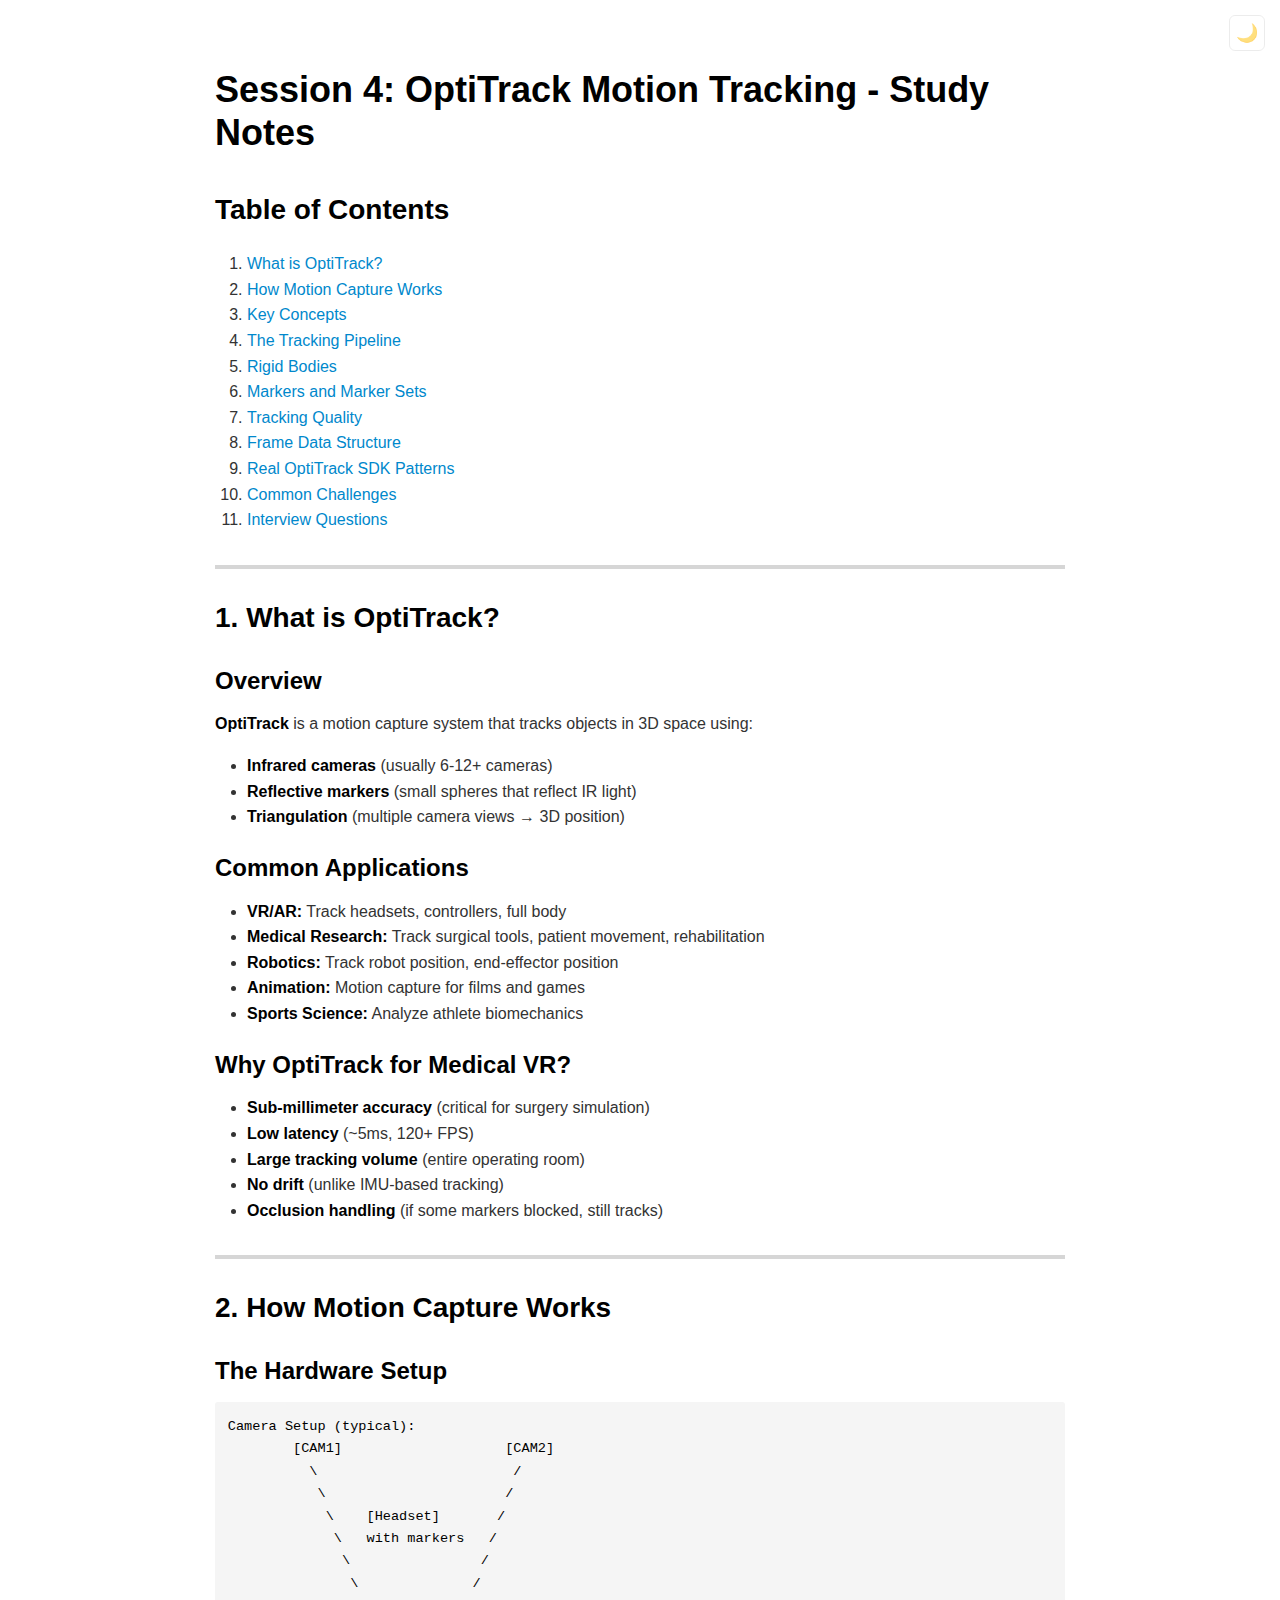
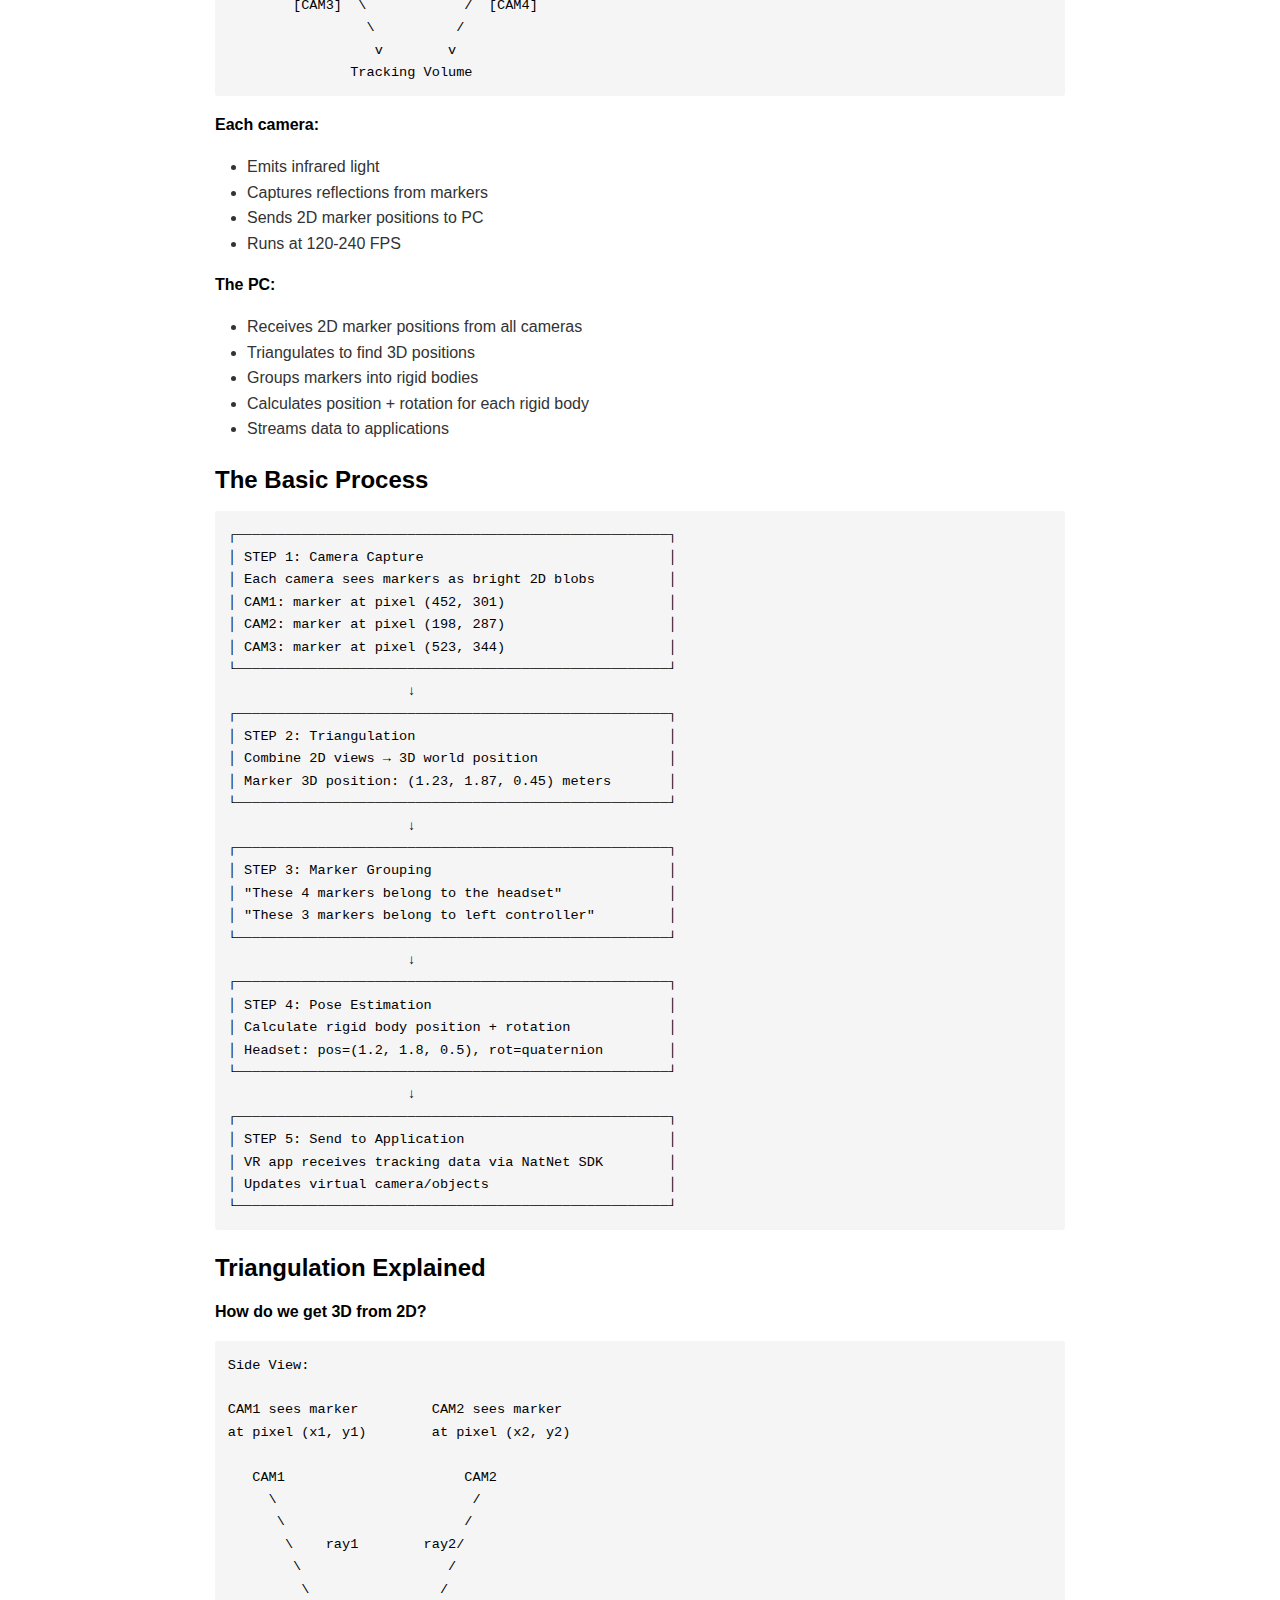
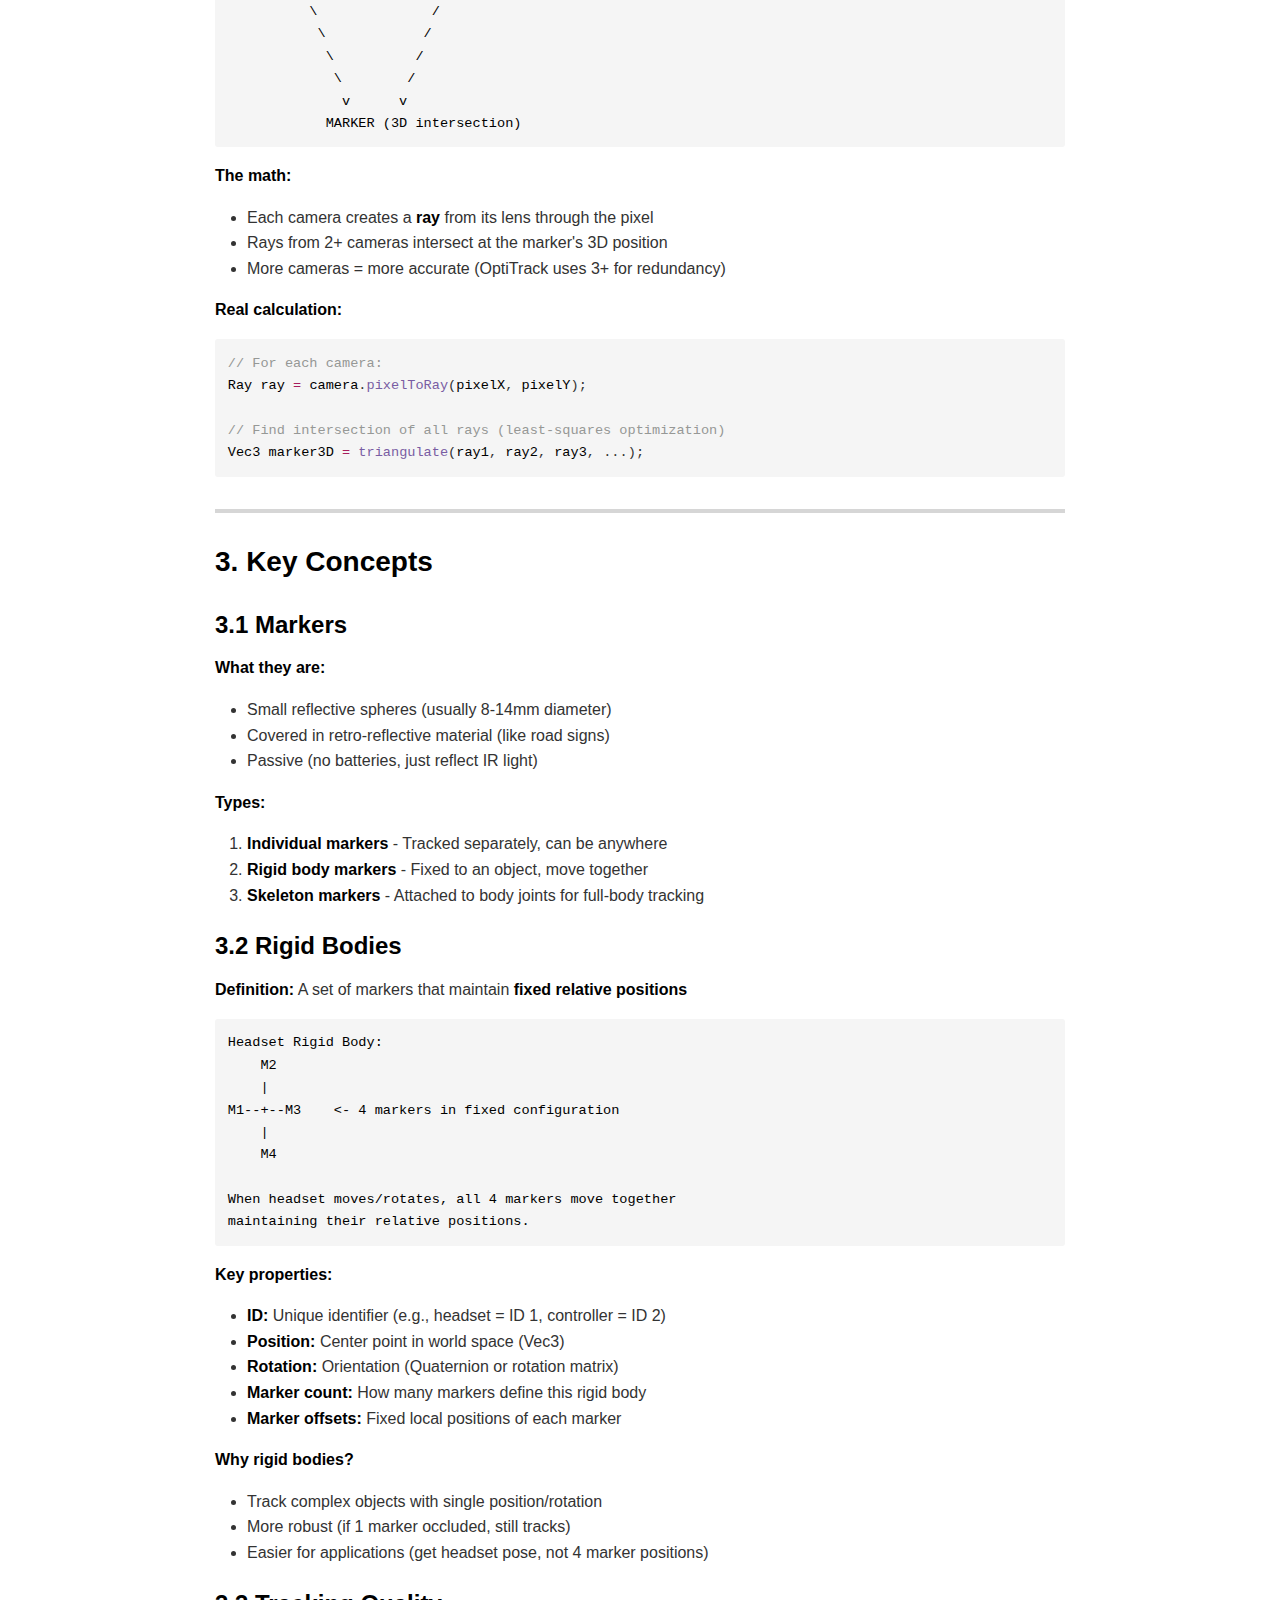
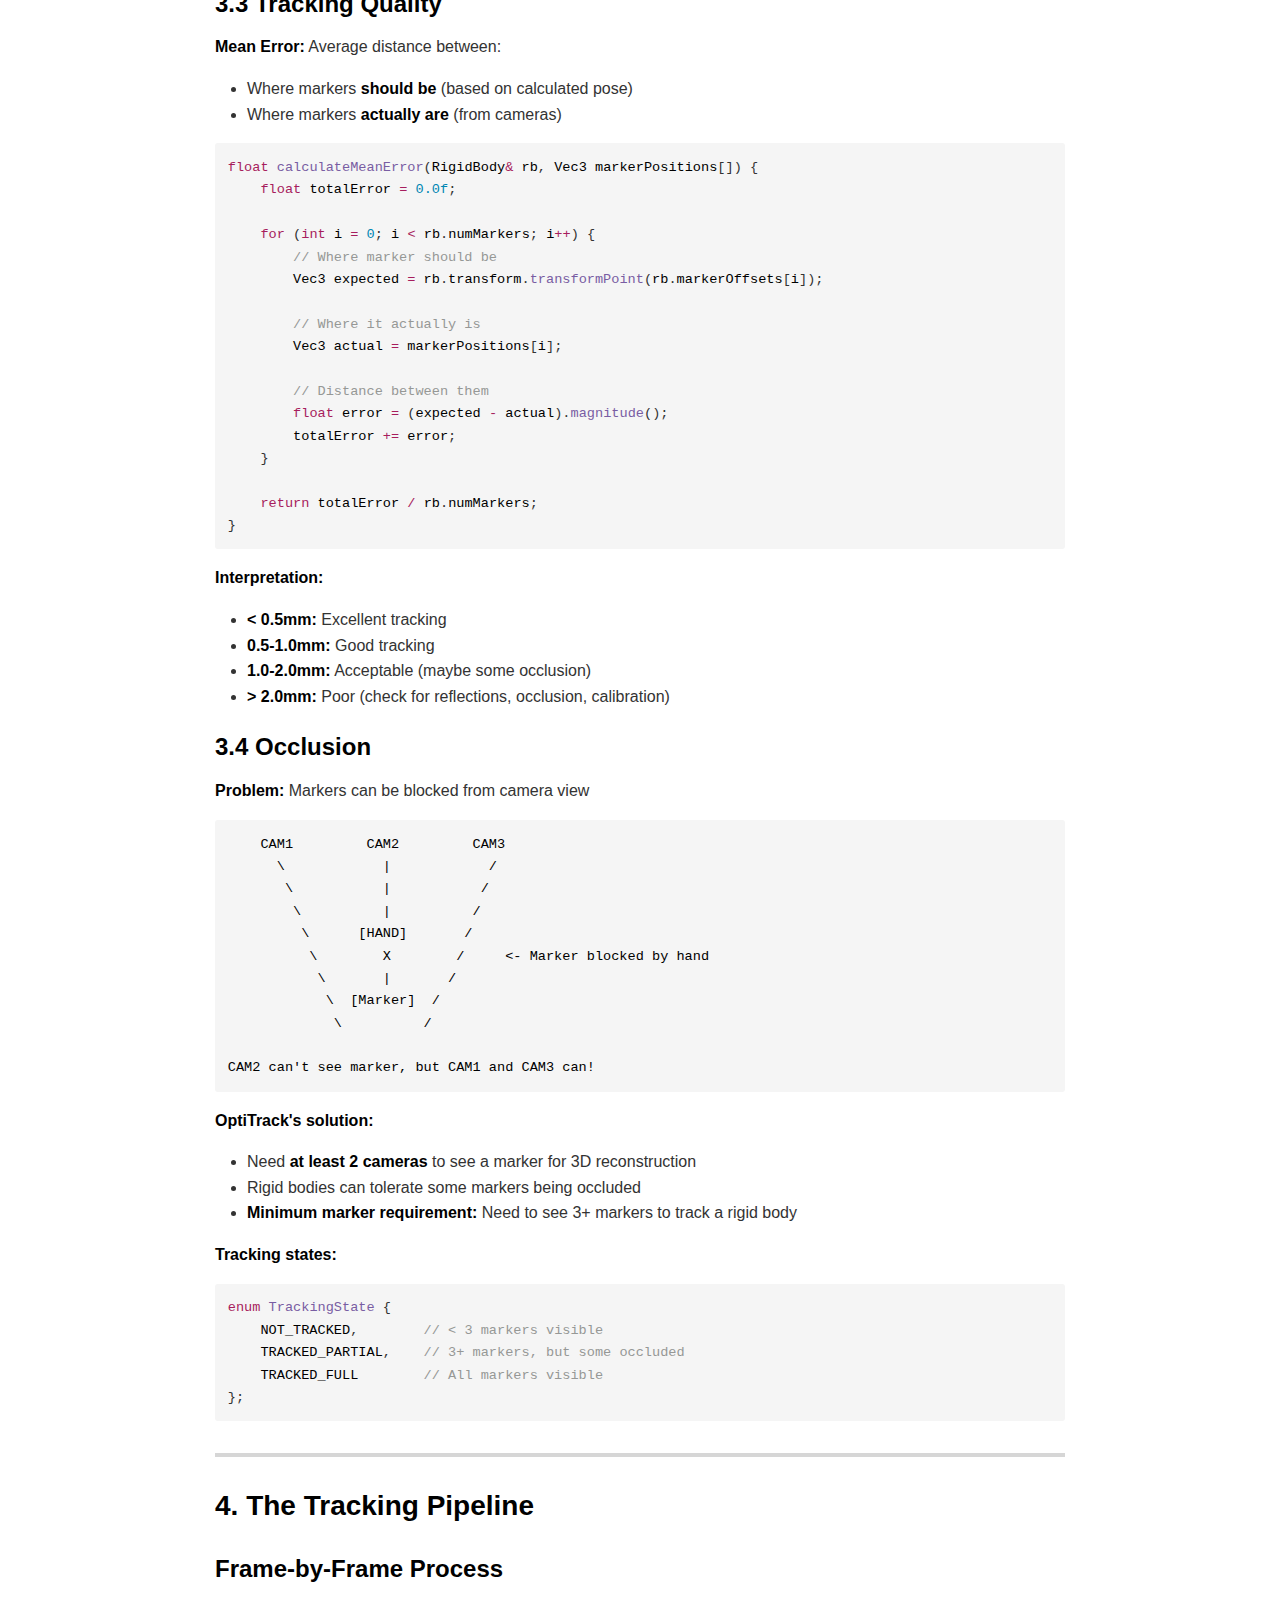
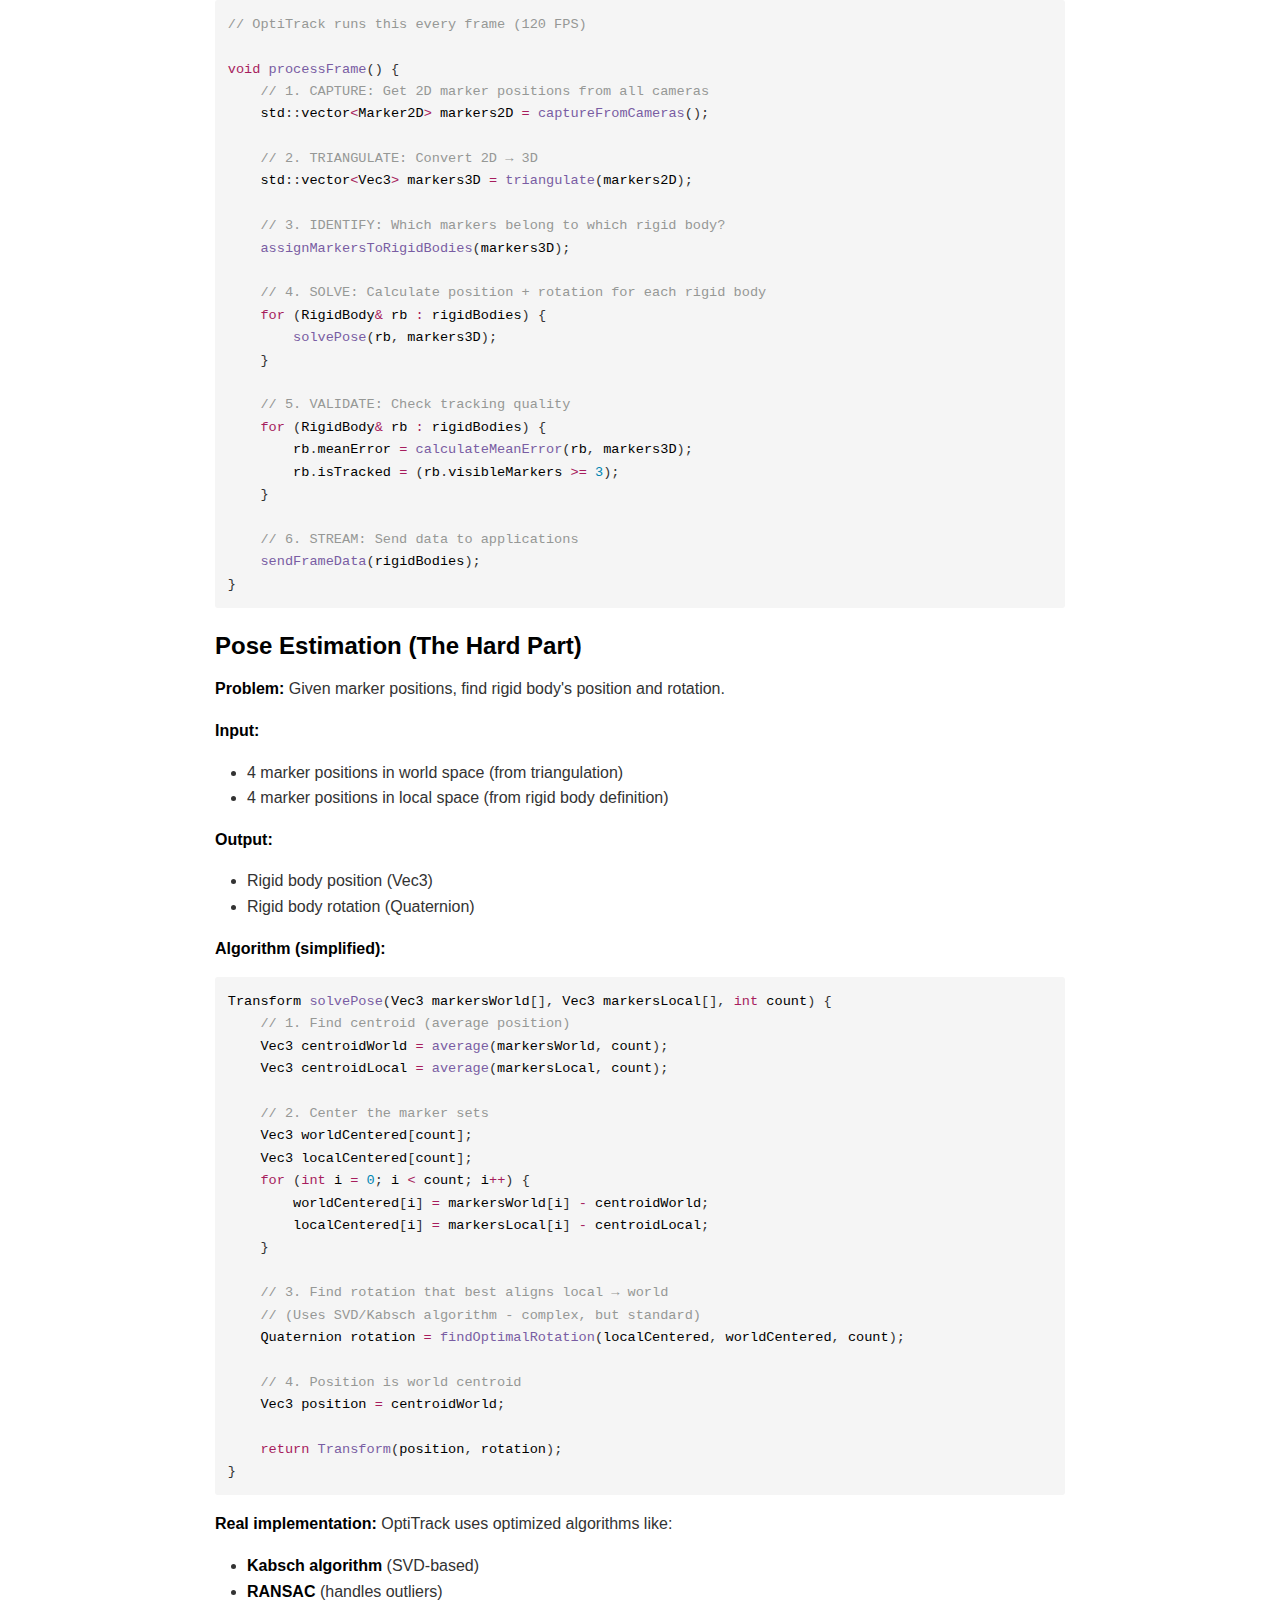
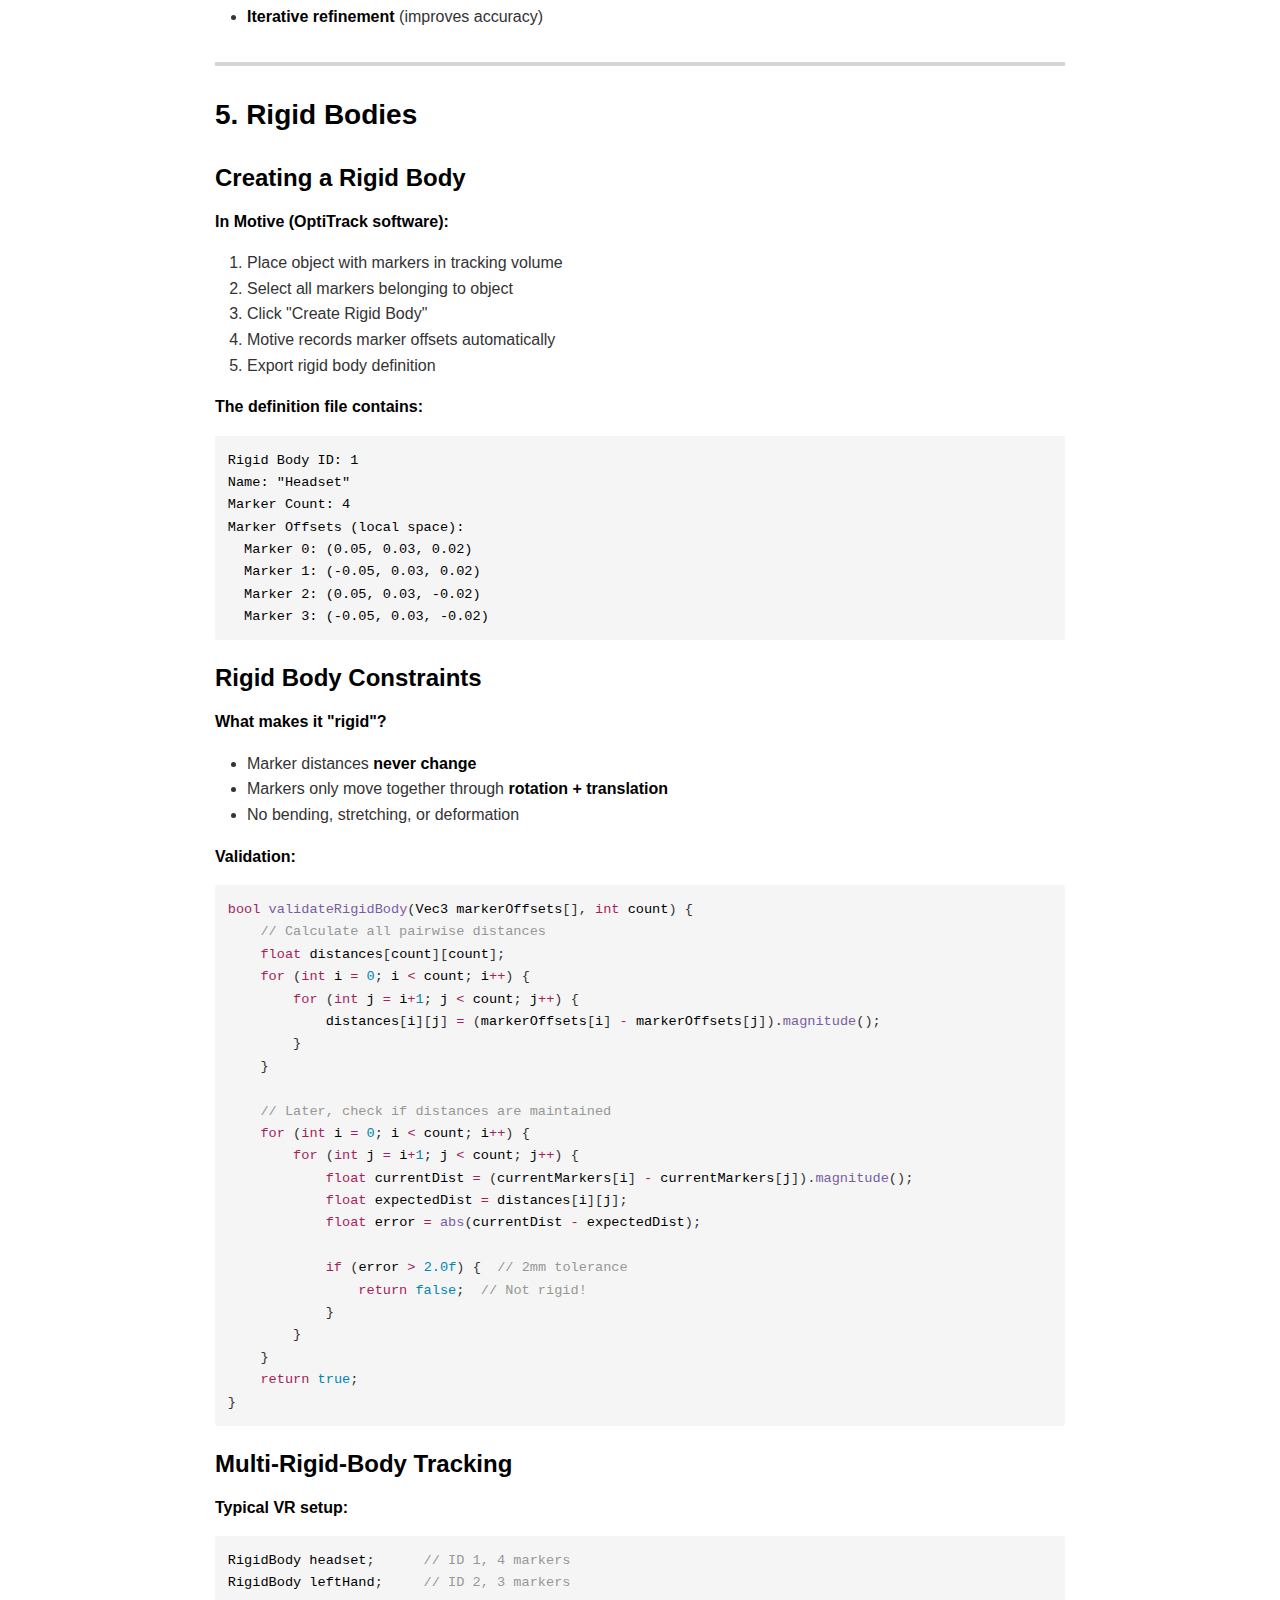
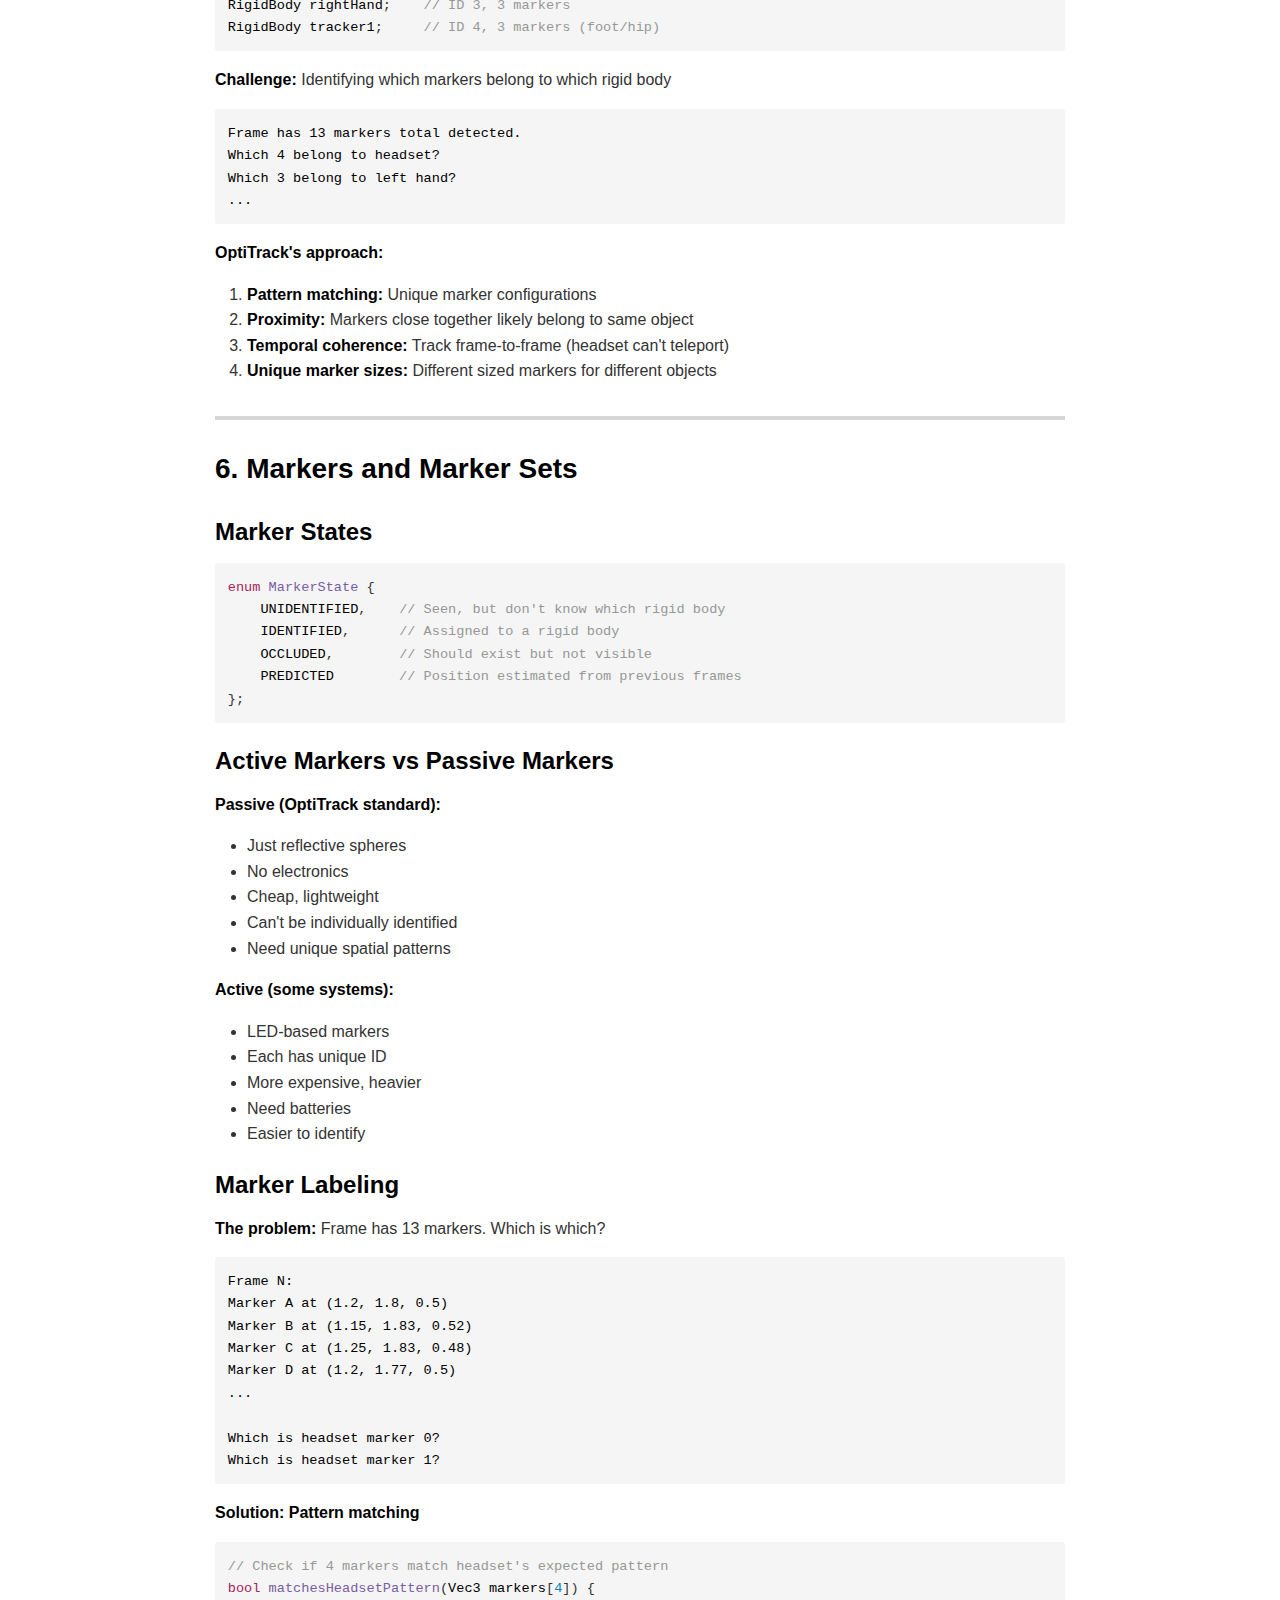
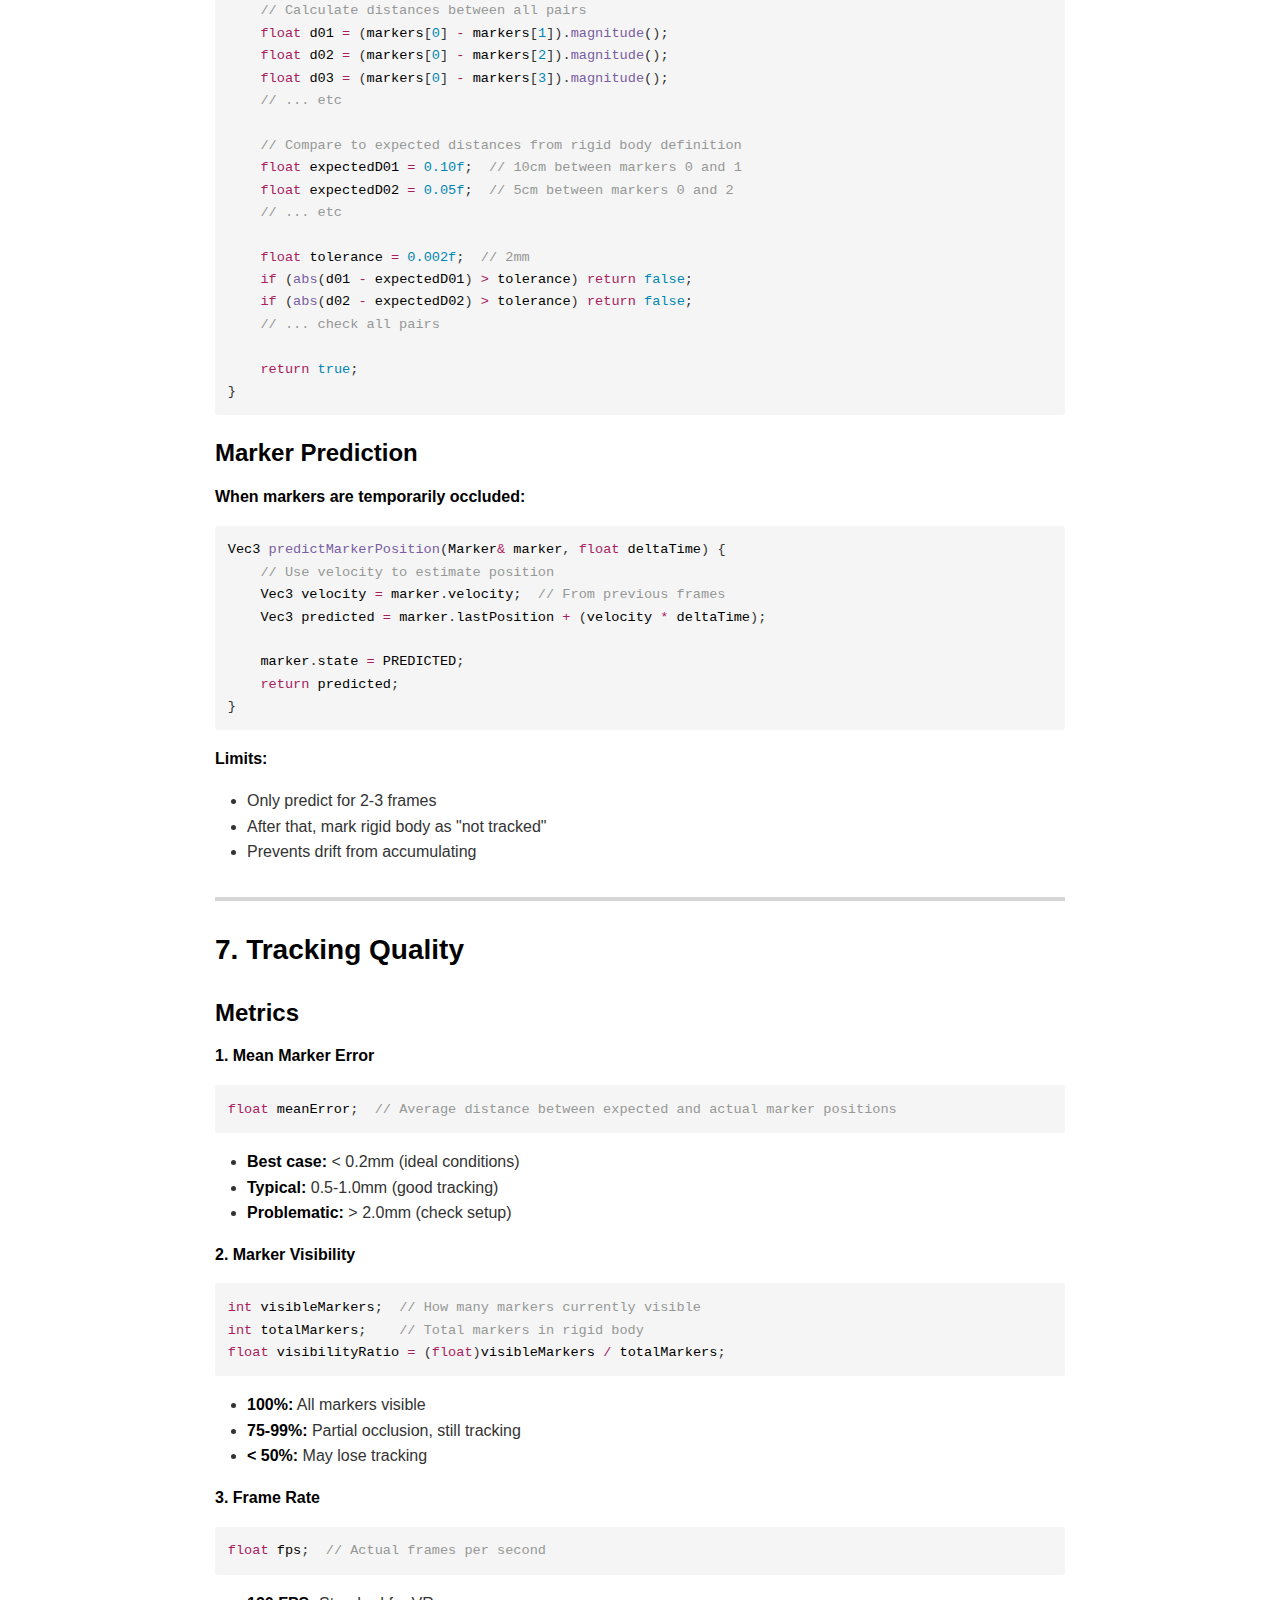
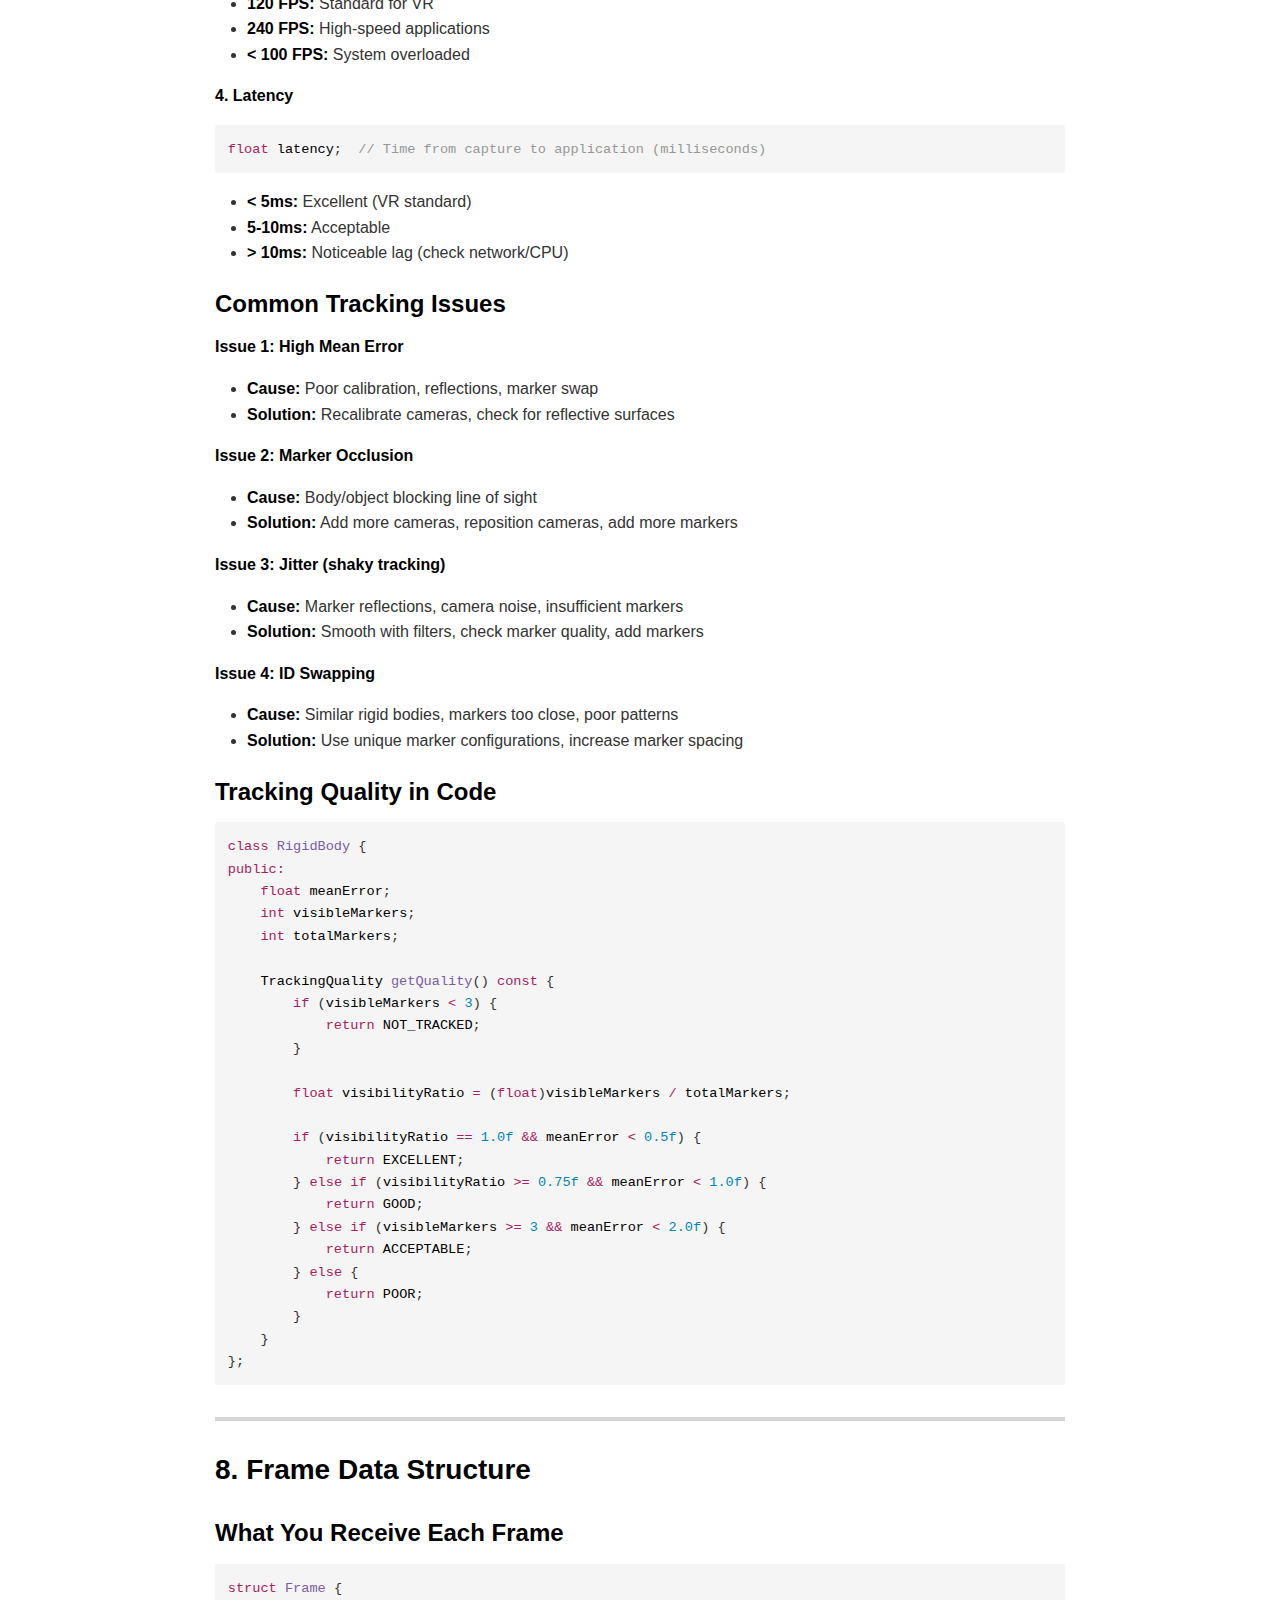
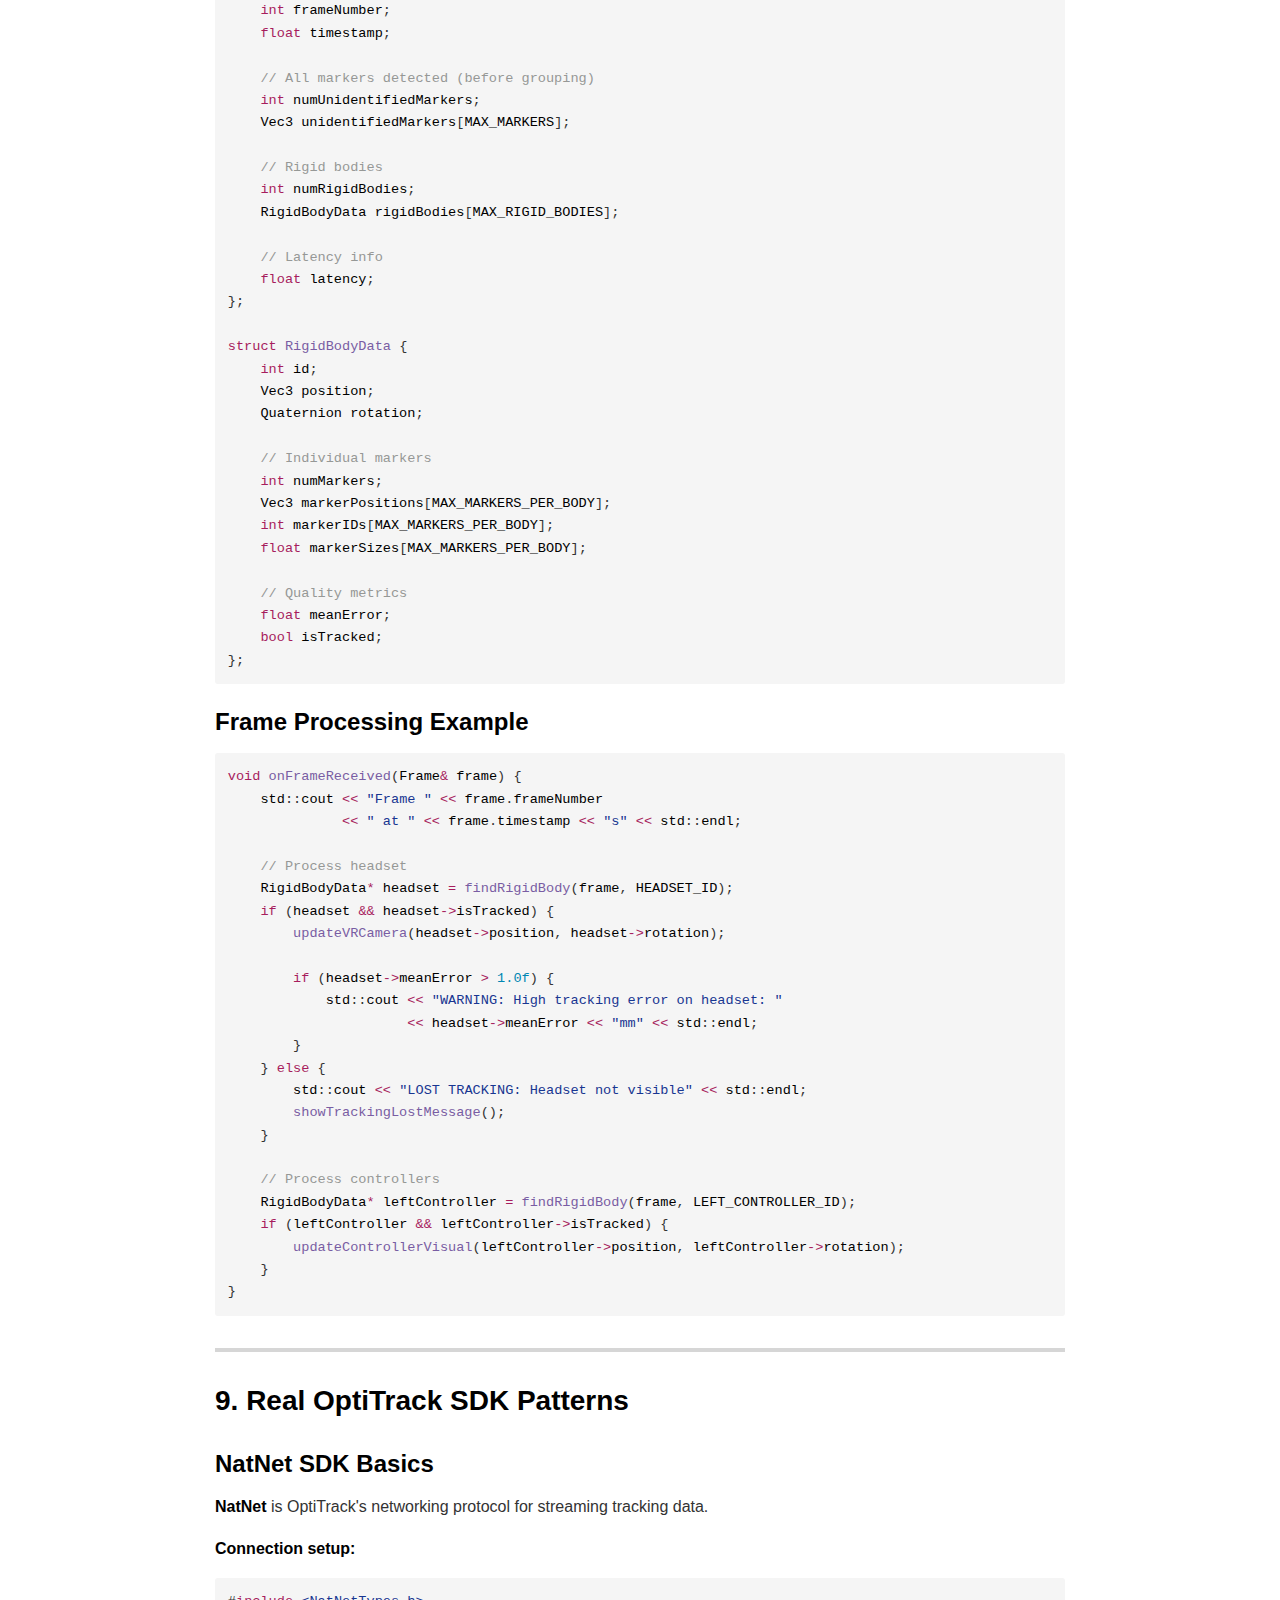
<file: html/session4_notes.html>
<!DOCTYPE html><html><head>
      <title>session4_notes</title>
      <meta charset="utf-8">
      <meta name="viewport" content="width=device-width, initial-scale=1.0">
      
      <link rel="stylesheet" href="file:////Users/omarkhan/.vscode/extensions/shd101wyy.markdown-preview-enhanced-0.8.19/crossnote/dependencies/katex/katex.min.css">
      
      
      
      
      
      <style>
      code[class*=language-],pre[class*=language-]{color:#333;background:0 0;font-family:Consolas,"Liberation Mono",Menlo,Courier,monospace;text-align:left;white-space:pre;word-spacing:normal;word-break:normal;word-wrap:normal;line-height:1.4;-moz-tab-size:8;-o-tab-size:8;tab-size:8;-webkit-hyphens:none;-moz-hyphens:none;-ms-hyphens:none;hyphens:none}pre[class*=language-]{padding:.8em;overflow:auto;border-radius:3px;background:#f5f5f5}:not(pre)>code[class*=language-]{padding:.1em;border-radius:.3em;white-space:normal;background:#f5f5f5}.token.blockquote,.token.comment{color:#969896}.token.cdata{color:#183691}.token.doctype,.token.macro.property,.token.punctuation,.token.variable{color:#333}.token.builtin,.token.important,.token.keyword,.token.operator,.token.rule{color:#a71d5d}.token.attr-value,.token.regex,.token.string,.token.url{color:#183691}.token.atrule,.token.boolean,.token.code,.token.command,.token.constant,.token.entity,.token.number,.token.property,.token.symbol{color:#0086b3}.token.prolog,.token.selector,.token.tag{color:#63a35c}.token.attr-name,.token.class,.token.class-name,.token.function,.token.id,.token.namespace,.token.pseudo-class,.token.pseudo-element,.token.url-reference .token.variable{color:#795da3}.token.entity{cursor:help}.token.title,.token.title .token.punctuation{font-weight:700;color:#1d3e81}.token.list{color:#ed6a43}.token.inserted{background-color:#eaffea;color:#55a532}.token.deleted{background-color:#ffecec;color:#bd2c00}.token.bold{font-weight:700}.token.italic{font-style:italic}.language-json .token.property{color:#183691}.language-markup .token.tag .token.punctuation{color:#333}.language-css .token.function,code.language-css{color:#0086b3}.language-yaml .token.atrule{color:#63a35c}code.language-yaml{color:#183691}.language-ruby .token.function{color:#333}.language-markdown .token.url{color:#795da3}.language-makefile .token.symbol{color:#795da3}.language-makefile .token.variable{color:#183691}.language-makefile .token.builtin{color:#0086b3}.language-bash .token.keyword{color:#0086b3}pre[data-line]{position:relative;padding:1em 0 1em 3em}pre[data-line] .line-highlight-wrapper{position:absolute;top:0;left:0;background-color:transparent;display:block;width:100%}pre[data-line] .line-highlight{position:absolute;left:0;right:0;padding:inherit 0;margin-top:1em;background:hsla(24,20%,50%,.08);background:linear-gradient(to right,hsla(24,20%,50%,.1) 70%,hsla(24,20%,50%,0));pointer-events:none;line-height:inherit;white-space:pre}pre[data-line] .line-highlight:before,pre[data-line] .line-highlight[data-end]:after{content:attr(data-start);position:absolute;top:.4em;left:.6em;min-width:1em;padding:0 .5em;background-color:hsla(24,20%,50%,.4);color:#f4f1ef;font:bold 65%/1.5 sans-serif;text-align:center;vertical-align:.3em;border-radius:999px;text-shadow:none;box-shadow:0 1px #fff}pre[data-line] .line-highlight[data-end]:after{content:attr(data-end);top:auto;bottom:.4em}html body{font-family:'Helvetica Neue',Helvetica,'Segoe UI',Arial,freesans,sans-serif;font-size:16px;line-height:1.6;color:#333;background-color:#fff;overflow:initial;box-sizing:border-box;word-wrap:break-word}html body>:first-child{margin-top:0}html body h1,html body h2,html body h3,html body h4,html body h5,html body h6{line-height:1.2;margin-top:1em;margin-bottom:16px;color:#000}html body h1{font-size:2.25em;font-weight:300;padding-bottom:.3em}html body h2{font-size:1.75em;font-weight:400;padding-bottom:.3em}html body h3{font-size:1.5em;font-weight:500}html body h4{font-size:1.25em;font-weight:600}html body h5{font-size:1.1em;font-weight:600}html body h6{font-size:1em;font-weight:600}html body h1,html body h2,html body h3,html body h4,html body h5{font-weight:600}html body h5{font-size:1em}html body h6{color:#5c5c5c}html body strong{color:#000}html body del{color:#5c5c5c}html body a:not([href]){color:inherit;text-decoration:none}html body a{color:#08c;text-decoration:none}html body a:hover{color:#00a3f5;text-decoration:none}html body img{max-width:100%}html body>p{margin-top:0;margin-bottom:16px;word-wrap:break-word}html body>ol,html body>ul{margin-bottom:16px}html body ol,html body ul{padding-left:2em}html body ol.no-list,html body ul.no-list{padding:0;list-style-type:none}html body ol ol,html body ol ul,html body ul ol,html body ul ul{margin-top:0;margin-bottom:0}html body li{margin-bottom:0}html body li.task-list-item{list-style:none}html body li>p{margin-top:0;margin-bottom:0}html body .task-list-item-checkbox{margin:0 .2em .25em -1.8em;vertical-align:middle}html body .task-list-item-checkbox:hover{cursor:pointer}html body blockquote{margin:16px 0;font-size:inherit;padding:0 15px;color:#5c5c5c;background-color:#f0f0f0;border-left:4px solid #d6d6d6}html body blockquote>:first-child{margin-top:0}html body blockquote>:last-child{margin-bottom:0}html body hr{height:4px;margin:32px 0;background-color:#d6d6d6;border:0 none}html body table{margin:10px 0 15px 0;border-collapse:collapse;border-spacing:0;display:block;width:100%;overflow:auto;word-break:normal;word-break:keep-all}html body table th{font-weight:700;color:#000}html body table td,html body table th{border:1px solid #d6d6d6;padding:6px 13px}html body dl{padding:0}html body dl dt{padding:0;margin-top:16px;font-size:1em;font-style:italic;font-weight:700}html body dl dd{padding:0 16px;margin-bottom:16px}html body code{font-family:Menlo,Monaco,Consolas,'Courier New',monospace;font-size:.85em;color:#000;background-color:#f0f0f0;border-radius:3px;padding:.2em 0}html body code::after,html body code::before{letter-spacing:-.2em;content:'\00a0'}html body pre>code{padding:0;margin:0;word-break:normal;white-space:pre;background:0 0;border:0}html body .highlight{margin-bottom:16px}html body .highlight pre,html body pre{padding:1em;overflow:auto;line-height:1.45;border:#d6d6d6;border-radius:3px}html body .highlight pre{margin-bottom:0;word-break:normal}html body pre code,html body pre tt{display:inline;max-width:initial;padding:0;margin:0;overflow:initial;line-height:inherit;word-wrap:normal;background-color:transparent;border:0}html body pre code:after,html body pre code:before,html body pre tt:after,html body pre tt:before{content:normal}html body blockquote,html body dl,html body ol,html body p,html body pre,html body ul{margin-top:0;margin-bottom:16px}html body kbd{color:#000;border:1px solid #d6d6d6;border-bottom:2px solid #c7c7c7;padding:2px 4px;background-color:#f0f0f0;border-radius:3px}@media print{html body{background-color:#fff}html body h1,html body h2,html body h3,html body h4,html body h5,html body h6{color:#000;page-break-after:avoid}html body blockquote{color:#5c5c5c}html body pre{page-break-inside:avoid}html body table{display:table}html body img{display:block;max-width:100%;max-height:100%}html body code,html body pre{word-wrap:break-word;white-space:pre}}.markdown-preview{width:100%;height:100%;box-sizing:border-box}.markdown-preview ul{list-style:disc}.markdown-preview ul ul{list-style:circle}.markdown-preview ul ul ul{list-style:square}.markdown-preview ol{list-style:decimal}.markdown-preview ol ol,.markdown-preview ul ol{list-style-type:lower-roman}.markdown-preview ol ol ol,.markdown-preview ol ul ol,.markdown-preview ul ol ol,.markdown-preview ul ul ol{list-style-type:lower-alpha}.markdown-preview .newpage,.markdown-preview .pagebreak{page-break-before:always}.markdown-preview pre.line-numbers{position:relative;padding-left:3.8em;counter-reset:linenumber}.markdown-preview pre.line-numbers>code{position:relative}.markdown-preview pre.line-numbers .line-numbers-rows{position:absolute;pointer-events:none;top:1em;font-size:100%;left:0;width:3em;letter-spacing:-1px;border-right:1px solid #999;-webkit-user-select:none;-moz-user-select:none;-ms-user-select:none;user-select:none}.markdown-preview pre.line-numbers .line-numbers-rows>span{pointer-events:none;display:block;counter-increment:linenumber}.markdown-preview pre.line-numbers .line-numbers-rows>span:before{content:counter(linenumber);color:#999;display:block;padding-right:.8em;text-align:right}.markdown-preview .mathjax-exps .MathJax_Display{text-align:center!important}.markdown-preview:not([data-for=preview]) .code-chunk .code-chunk-btn-group{display:none}.markdown-preview:not([data-for=preview]) .code-chunk .status{display:none}.markdown-preview:not([data-for=preview]) .code-chunk .output-div{margin-bottom:16px}.markdown-preview .md-toc{padding:0}.markdown-preview .md-toc .md-toc-link-wrapper .md-toc-link{display:inline;padding:.25rem 0}.markdown-preview .md-toc .md-toc-link-wrapper .md-toc-link div,.markdown-preview .md-toc .md-toc-link-wrapper .md-toc-link p{display:inline}.markdown-preview .md-toc .md-toc-link-wrapper.highlighted .md-toc-link{font-weight:800}.scrollbar-style::-webkit-scrollbar{width:8px}.scrollbar-style::-webkit-scrollbar-track{border-radius:10px;background-color:transparent}.scrollbar-style::-webkit-scrollbar-thumb{border-radius:5px;background-color:rgba(150,150,150,.66);border:4px solid rgba(150,150,150,.66);background-clip:content-box}html body[for=html-export]:not([data-presentation-mode]){position:relative;width:100%;height:100%;top:0;left:0;margin:0;padding:0;overflow:auto}html body[for=html-export]:not([data-presentation-mode]) .markdown-preview{position:relative;top:0;min-height:100vh}@media screen and (min-width:914px){html body[for=html-export]:not([data-presentation-mode]) .markdown-preview{padding:2em calc(50% - 457px + 2em)}}@media screen and (max-width:914px){html body[for=html-export]:not([data-presentation-mode]) .markdown-preview{padding:2em}}@media screen and (max-width:450px){html body[for=html-export]:not([data-presentation-mode]) .markdown-preview{font-size:14px!important;padding:1em}}@media print{html body[for=html-export]:not([data-presentation-mode]) #sidebar-toc-btn{display:none}}html body[for=html-export]:not([data-presentation-mode]) #sidebar-toc-btn{position:fixed;bottom:8px;left:8px;font-size:28px;cursor:pointer;color:inherit;z-index:99;width:32px;text-align:center;opacity:.4}html body[for=html-export]:not([data-presentation-mode])[html-show-sidebar-toc] #sidebar-toc-btn{opacity:1}html body[for=html-export]:not([data-presentation-mode])[html-show-sidebar-toc] .md-sidebar-toc{position:fixed;top:0;left:0;width:300px;height:100%;padding:32px 0 48px 0;font-size:14px;box-shadow:0 0 4px rgba(150,150,150,.33);box-sizing:border-box;overflow:auto;background-color:inherit}html body[for=html-export]:not([data-presentation-mode])[html-show-sidebar-toc] .md-sidebar-toc::-webkit-scrollbar{width:8px}html body[for=html-export]:not([data-presentation-mode])[html-show-sidebar-toc] .md-sidebar-toc::-webkit-scrollbar-track{border-radius:10px;background-color:transparent}html body[for=html-export]:not([data-presentation-mode])[html-show-sidebar-toc] .md-sidebar-toc::-webkit-scrollbar-thumb{border-radius:5px;background-color:rgba(150,150,150,.66);border:4px solid rgba(150,150,150,.66);background-clip:content-box}html body[for=html-export]:not([data-presentation-mode])[html-show-sidebar-toc] .md-sidebar-toc a{text-decoration:none}html body[for=html-export]:not([data-presentation-mode])[html-show-sidebar-toc] .md-sidebar-toc .md-toc{padding:0 16px}html body[for=html-export]:not([data-presentation-mode])[html-show-sidebar-toc] .md-sidebar-toc .md-toc .md-toc-link-wrapper .md-toc-link{display:inline;padding:.25rem 0}html body[for=html-export]:not([data-presentation-mode])[html-show-sidebar-toc] .md-sidebar-toc .md-toc .md-toc-link-wrapper .md-toc-link div,html body[for=html-export]:not([data-presentation-mode])[html-show-sidebar-toc] .md-sidebar-toc .md-toc .md-toc-link-wrapper .md-toc-link p{display:inline}html body[for=html-export]:not([data-presentation-mode])[html-show-sidebar-toc] .md-sidebar-toc .md-toc .md-toc-link-wrapper.highlighted .md-toc-link{font-weight:800}html body[for=html-export]:not([data-presentation-mode])[html-show-sidebar-toc] .markdown-preview{left:300px;width:calc(100% - 300px);padding:2em calc(50% - 457px - 300px / 2);margin:0;box-sizing:border-box}@media screen and (max-width:1274px){html body[for=html-export]:not([data-presentation-mode])[html-show-sidebar-toc] .markdown-preview{padding:2em}}@media screen and (max-width:450px){html body[for=html-export]:not([data-presentation-mode])[html-show-sidebar-toc] .markdown-preview{width:100%}}html body[for=html-export]:not([data-presentation-mode]):not([html-show-sidebar-toc]) .markdown-preview{left:50%;transform:translateX(-50%)}html body[for=html-export]:not([data-presentation-mode]):not([html-show-sidebar-toc]) .md-sidebar-toc{display:none}
/* Please visit the URL below for more information: */
/*   https://shd101wyy.github.io/markdown-preview-enhanced/#/customize-css */

      </style>
      <!-- Dark Mode Styles -->
      <link rel="stylesheet" href="dark-mode.css">
      <!-- The content below will be included at the end of the <head> element. --><script type="text/javascript">
  document.addEventListener("DOMContentLoaded", function () {
    // your code here
  });
</script>
      <!-- Dark Mode Script -->
      <script src="dark-mode.js"></script>
</head><body for="html-export">
    
    
      <div class="crossnote markdown-preview  ">
      
<h1 id="session-4-optitrack-motion-tracking---study-notes">Session 4: OptiTrack Motion Tracking - Study Notes </h1>
<h2 id="table-of-contents">Table of Contents </h2>
<ol>
<li><a href="#what-is-optitrack">What is OptiTrack?</a></li>
<li><a href="#how-it-works">How Motion Capture Works</a></li>
<li><a href="#key-concepts">Key Concepts</a></li>
<li><a href="#tracking-pipeline">The Tracking Pipeline</a></li>
<li><a href="#rigid-bodies">Rigid Bodies</a></li>
<li><a href="#markers">Markers and Marker Sets</a></li>
<li><a href="#tracking-quality">Tracking Quality</a></li>
<li><a href="#frame-data">Frame Data Structure</a></li>
<li><a href="#sdk-patterns">Real OptiTrack SDK Patterns</a></li>
<li><a href="#challenges">Common Challenges</a></li>
<li><a href="#interview-questions">Interview Questions</a></li>
</ol>
<hr>
<p><a name="what-is-optitrack" href=""></a></p>
<h2 id="1-what-is-optitrack">1. What is OptiTrack? </h2>
<h3 id="overview">Overview </h3>
<p><strong>OptiTrack</strong> is a motion capture system that tracks objects in 3D space using:</p>
<ul>
<li><strong>Infrared cameras</strong> (usually 6-12+ cameras)</li>
<li><strong>Reflective markers</strong> (small spheres that reflect IR light)</li>
<li><strong>Triangulation</strong> (multiple camera views → 3D position)</li>
</ul>
<h3 id="common-applications">Common Applications </h3>
<ul>
<li><strong>VR/AR:</strong> Track headsets, controllers, full body</li>
<li><strong>Medical Research:</strong> Track surgical tools, patient movement, rehabilitation</li>
<li><strong>Robotics:</strong> Track robot position, end-effector position</li>
<li><strong>Animation:</strong> Motion capture for films and games</li>
<li><strong>Sports Science:</strong> Analyze athlete biomechanics</li>
</ul>
<h3 id="why-optitrack-for-medical-vr">Why OptiTrack for Medical VR? </h3>
<ul>
<li><strong>Sub-millimeter accuracy</strong> (critical for surgery simulation)</li>
<li><strong>Low latency</strong> (~5ms, 120+ FPS)</li>
<li><strong>Large tracking volume</strong> (entire operating room)</li>
<li><strong>No drift</strong> (unlike IMU-based tracking)</li>
<li><strong>Occlusion handling</strong> (if some markers blocked, still tracks)</li>
</ul>
<hr>
<p><a name="how-it-works" href=""></a></p>
<h2 id="2-how-motion-capture-works">2. How Motion Capture Works </h2>
<h3 id="the-hardware-setup">The Hardware Setup </h3>
<pre data-role="codeBlock" data-info="" class="language-text"><code>Camera Setup (typical):
        [CAM1]                    [CAM2]
          \                        /
           \                      /
            \    [Headset]       /
             \   with markers   /
              \                /
               \              /
        [CAM3]  \            /  [CAM4]
                 \          /
                  v        v
               Tracking Volume
</code></pre><p><strong>Each camera:</strong></p>
<ul>
<li>Emits infrared light</li>
<li>Captures reflections from markers</li>
<li>Sends 2D marker positions to PC</li>
<li>Runs at 120-240 FPS</li>
</ul>
<p><strong>The PC:</strong></p>
<ul>
<li>Receives 2D marker positions from all cameras</li>
<li>Triangulates to find 3D positions</li>
<li>Groups markers into rigid bodies</li>
<li>Calculates position + rotation for each rigid body</li>
<li>Streams data to applications</li>
</ul>
<h3 id="the-basic-process">The Basic Process </h3>
<pre data-role="codeBlock" data-info="" class="language-text"><code>┌─────────────────────────────────────────────────────┐
│ STEP 1: Camera Capture                              │
│ Each camera sees markers as bright 2D blobs         │
│ CAM1: marker at pixel (452, 301)                    │
│ CAM2: marker at pixel (198, 287)                    │
│ CAM3: marker at pixel (523, 344)                    │
└─────────────────────────────────────────────────────┘
                      ↓
┌─────────────────────────────────────────────────────┐
│ STEP 2: Triangulation                               │
│ Combine 2D views → 3D world position                │
│ Marker 3D position: (1.23, 1.87, 0.45) meters       │
└─────────────────────────────────────────────────────┘
                      ↓
┌─────────────────────────────────────────────────────┐
│ STEP 3: Marker Grouping                             │
│ "These 4 markers belong to the headset"             │
│ "These 3 markers belong to left controller"         │
└─────────────────────────────────────────────────────┘
                      ↓
┌─────────────────────────────────────────────────────┐
│ STEP 4: Pose Estimation                             │
│ Calculate rigid body position + rotation            │
│ Headset: pos=(1.2, 1.8, 0.5), rot=quaternion        │
└─────────────────────────────────────────────────────┘
                      ↓
┌─────────────────────────────────────────────────────┐
│ STEP 5: Send to Application                         │
│ VR app receives tracking data via NatNet SDK        │
│ Updates virtual camera/objects                      │
└─────────────────────────────────────────────────────┘
</code></pre><h3 id="triangulation-explained">Triangulation Explained </h3>
<p><strong>How do we get 3D from 2D?</strong></p>
<pre data-role="codeBlock" data-info="" class="language-text"><code>Side View:

CAM1 sees marker         CAM2 sees marker
at pixel (x1, y1)        at pixel (x2, y2)

   CAM1                      CAM2
     \                        /
      \                      /
       \    ray1        ray2/
        \                  /
         \                /
          \              /
           \            /
            \          /
             \        /
              v      v
            MARKER (3D intersection)
</code></pre><p><strong>The math:</strong></p>
<ul>
<li>Each camera creates a <strong>ray</strong> from its lens through the pixel</li>
<li>Rays from 2+ cameras intersect at the marker's 3D position</li>
<li>More cameras = more accurate (OptiTrack uses 3+ for redundancy)</li>
</ul>
<p><strong>Real calculation:</strong></p>
<pre data-role="codeBlock" data-info="cpp" class="language-cpp cpp"><code><span class="token comment">// For each camera:</span>
Ray ray <span class="token operator">=</span> camera<span class="token punctuation">.</span><span class="token function">pixelToRay</span><span class="token punctuation">(</span>pixelX<span class="token punctuation">,</span> pixelY<span class="token punctuation">)</span><span class="token punctuation">;</span>

<span class="token comment">// Find intersection of all rays (least-squares optimization)</span>
Vec3 marker3D <span class="token operator">=</span> <span class="token function">triangulate</span><span class="token punctuation">(</span>ray1<span class="token punctuation">,</span> ray2<span class="token punctuation">,</span> ray3<span class="token punctuation">,</span> <span class="token punctuation">.</span><span class="token punctuation">.</span><span class="token punctuation">.</span><span class="token punctuation">)</span><span class="token punctuation">;</span>
</code></pre><hr>
<p><a name="key-concepts" href=""></a></p>
<h2 id="3-key-concepts">3. Key Concepts </h2>
<h3 id="31-markers">3.1 Markers </h3>
<p><strong>What they are:</strong></p>
<ul>
<li>Small reflective spheres (usually 8-14mm diameter)</li>
<li>Covered in retro-reflective material (like road signs)</li>
<li>Passive (no batteries, just reflect IR light)</li>
</ul>
<p><strong>Types:</strong></p>
<ol>
<li><strong>Individual markers</strong> - Tracked separately, can be anywhere</li>
<li><strong>Rigid body markers</strong> - Fixed to an object, move together</li>
<li><strong>Skeleton markers</strong> - Attached to body joints for full-body tracking</li>
</ol>
<h3 id="32-rigid-bodies">3.2 Rigid Bodies </h3>
<p><strong>Definition:</strong> A set of markers that maintain <strong>fixed relative positions</strong></p>
<pre data-role="codeBlock" data-info="" class="language-text"><code>Headset Rigid Body:
    M2
    |
M1--+--M3    &lt;- 4 markers in fixed configuration
    |
    M4

When headset moves/rotates, all 4 markers move together
maintaining their relative positions.
</code></pre><p><strong>Key properties:</strong></p>
<ul>
<li><strong>ID:</strong> Unique identifier (e.g., headset = ID 1, controller = ID 2)</li>
<li><strong>Position:</strong> Center point in world space (Vec3)</li>
<li><strong>Rotation:</strong> Orientation (Quaternion or rotation matrix)</li>
<li><strong>Marker count:</strong> How many markers define this rigid body</li>
<li><strong>Marker offsets:</strong> Fixed local positions of each marker</li>
</ul>
<p><strong>Why rigid bodies?</strong></p>
<ul>
<li>Track complex objects with single position/rotation</li>
<li>More robust (if 1 marker occluded, still tracks)</li>
<li>Easier for applications (get headset pose, not 4 marker positions)</li>
</ul>
<h3 id="33-tracking-quality">3.3 Tracking Quality </h3>
<p><strong>Mean Error:</strong> Average distance between:</p>
<ul>
<li>Where markers <strong>should be</strong> (based on calculated pose)</li>
<li>Where markers <strong>actually are</strong> (from cameras)</li>
</ul>
<pre data-role="codeBlock" data-info="cpp" class="language-cpp cpp"><code><span class="token keyword keyword-float">float</span> <span class="token function">calculateMeanError</span><span class="token punctuation">(</span>RigidBody<span class="token operator">&amp;</span> rb<span class="token punctuation">,</span> Vec3 markerPositions<span class="token punctuation">[</span><span class="token punctuation">]</span><span class="token punctuation">)</span> <span class="token punctuation">{</span>
    <span class="token keyword keyword-float">float</span> totalError <span class="token operator">=</span> <span class="token number">0.0f</span><span class="token punctuation">;</span>

    <span class="token keyword keyword-for">for</span> <span class="token punctuation">(</span><span class="token keyword keyword-int">int</span> i <span class="token operator">=</span> <span class="token number">0</span><span class="token punctuation">;</span> i <span class="token operator">&lt;</span> rb<span class="token punctuation">.</span>numMarkers<span class="token punctuation">;</span> i<span class="token operator">++</span><span class="token punctuation">)</span> <span class="token punctuation">{</span>
        <span class="token comment">// Where marker should be</span>
        Vec3 expected <span class="token operator">=</span> rb<span class="token punctuation">.</span>transform<span class="token punctuation">.</span><span class="token function">transformPoint</span><span class="token punctuation">(</span>rb<span class="token punctuation">.</span>markerOffsets<span class="token punctuation">[</span>i<span class="token punctuation">]</span><span class="token punctuation">)</span><span class="token punctuation">;</span>

        <span class="token comment">// Where it actually is</span>
        Vec3 actual <span class="token operator">=</span> markerPositions<span class="token punctuation">[</span>i<span class="token punctuation">]</span><span class="token punctuation">;</span>

        <span class="token comment">// Distance between them</span>
        <span class="token keyword keyword-float">float</span> error <span class="token operator">=</span> <span class="token punctuation">(</span>expected <span class="token operator">-</span> actual<span class="token punctuation">)</span><span class="token punctuation">.</span><span class="token function">magnitude</span><span class="token punctuation">(</span><span class="token punctuation">)</span><span class="token punctuation">;</span>
        totalError <span class="token operator">+=</span> error<span class="token punctuation">;</span>
    <span class="token punctuation">}</span>

    <span class="token keyword keyword-return">return</span> totalError <span class="token operator">/</span> rb<span class="token punctuation">.</span>numMarkers<span class="token punctuation">;</span>
<span class="token punctuation">}</span>
</code></pre><p><strong>Interpretation:</strong></p>
<ul>
<li><strong>&lt; 0.5mm:</strong> Excellent tracking</li>
<li><strong>0.5-1.0mm:</strong> Good tracking</li>
<li><strong>1.0-2.0mm:</strong> Acceptable (maybe some occlusion)</li>
<li><strong>&gt; 2.0mm:</strong> Poor (check for reflections, occlusion, calibration)</li>
</ul>
<h3 id="34-occlusion">3.4 Occlusion </h3>
<p><strong>Problem:</strong> Markers can be blocked from camera view</p>
<pre data-role="codeBlock" data-info="" class="language-text"><code>    CAM1         CAM2         CAM3
      \            |            /
       \           |           /
        \          |          /
         \      [HAND]       /
          \        X        /     &lt;- Marker blocked by hand
           \       |       /
            \  [Marker]  /
             \          /

CAM2 can't see marker, but CAM1 and CAM3 can!
</code></pre><p><strong>OptiTrack's solution:</strong></p>
<ul>
<li>Need <strong>at least 2 cameras</strong> to see a marker for 3D reconstruction</li>
<li>Rigid bodies can tolerate some markers being occluded</li>
<li><strong>Minimum marker requirement:</strong> Need to see 3+ markers to track a rigid body</li>
</ul>
<p><strong>Tracking states:</strong></p>
<pre data-role="codeBlock" data-info="cpp" class="language-cpp cpp"><code><span class="token keyword keyword-enum">enum</span> <span class="token class-name">TrackingState</span> <span class="token punctuation">{</span>
    NOT_TRACKED<span class="token punctuation">,</span>        <span class="token comment">// &lt; 3 markers visible</span>
    TRACKED_PARTIAL<span class="token punctuation">,</span>    <span class="token comment">// 3+ markers, but some occluded</span>
    TRACKED_FULL        <span class="token comment">// All markers visible</span>
<span class="token punctuation">}</span><span class="token punctuation">;</span>
</code></pre><hr>
<p><a name="tracking-pipeline" href=""></a></p>
<h2 id="4-the-tracking-pipeline">4. The Tracking Pipeline </h2>
<h3 id="frame-by-frame-process">Frame-by-Frame Process </h3>
<pre data-role="codeBlock" data-info="cpp" class="language-cpp cpp"><code><span class="token comment">// OptiTrack runs this every frame (120 FPS)</span>

<span class="token keyword keyword-void">void</span> <span class="token function">processFrame</span><span class="token punctuation">(</span><span class="token punctuation">)</span> <span class="token punctuation">{</span>
    <span class="token comment">// 1. CAPTURE: Get 2D marker positions from all cameras</span>
    std<span class="token double-colon punctuation">::</span>vector<span class="token operator">&lt;</span>Marker2D<span class="token operator">&gt;</span> markers2D <span class="token operator">=</span> <span class="token function">captureFromCameras</span><span class="token punctuation">(</span><span class="token punctuation">)</span><span class="token punctuation">;</span>

    <span class="token comment">// 2. TRIANGULATE: Convert 2D → 3D</span>
    std<span class="token double-colon punctuation">::</span>vector<span class="token operator">&lt;</span>Vec3<span class="token operator">&gt;</span> markers3D <span class="token operator">=</span> <span class="token function">triangulate</span><span class="token punctuation">(</span>markers2D<span class="token punctuation">)</span><span class="token punctuation">;</span>

    <span class="token comment">// 3. IDENTIFY: Which markers belong to which rigid body?</span>
    <span class="token function">assignMarkersToRigidBodies</span><span class="token punctuation">(</span>markers3D<span class="token punctuation">)</span><span class="token punctuation">;</span>

    <span class="token comment">// 4. SOLVE: Calculate position + rotation for each rigid body</span>
    <span class="token keyword keyword-for">for</span> <span class="token punctuation">(</span>RigidBody<span class="token operator">&amp;</span> rb <span class="token operator">:</span> rigidBodies<span class="token punctuation">)</span> <span class="token punctuation">{</span>
        <span class="token function">solvePose</span><span class="token punctuation">(</span>rb<span class="token punctuation">,</span> markers3D<span class="token punctuation">)</span><span class="token punctuation">;</span>
    <span class="token punctuation">}</span>

    <span class="token comment">// 5. VALIDATE: Check tracking quality</span>
    <span class="token keyword keyword-for">for</span> <span class="token punctuation">(</span>RigidBody<span class="token operator">&amp;</span> rb <span class="token operator">:</span> rigidBodies<span class="token punctuation">)</span> <span class="token punctuation">{</span>
        rb<span class="token punctuation">.</span>meanError <span class="token operator">=</span> <span class="token function">calculateMeanError</span><span class="token punctuation">(</span>rb<span class="token punctuation">,</span> markers3D<span class="token punctuation">)</span><span class="token punctuation">;</span>
        rb<span class="token punctuation">.</span>isTracked <span class="token operator">=</span> <span class="token punctuation">(</span>rb<span class="token punctuation">.</span>visibleMarkers <span class="token operator">&gt;=</span> <span class="token number">3</span><span class="token punctuation">)</span><span class="token punctuation">;</span>
    <span class="token punctuation">}</span>

    <span class="token comment">// 6. STREAM: Send data to applications</span>
    <span class="token function">sendFrameData</span><span class="token punctuation">(</span>rigidBodies<span class="token punctuation">)</span><span class="token punctuation">;</span>
<span class="token punctuation">}</span>
</code></pre><h3 id="pose-estimation-the-hard-part">Pose Estimation (The Hard Part) </h3>
<p><strong>Problem:</strong> Given marker positions, find rigid body's position and rotation.</p>
<p><strong>Input:</strong></p>
<ul>
<li>4 marker positions in world space (from triangulation)</li>
<li>4 marker positions in local space (from rigid body definition)</li>
</ul>
<p><strong>Output:</strong></p>
<ul>
<li>Rigid body position (Vec3)</li>
<li>Rigid body rotation (Quaternion)</li>
</ul>
<p><strong>Algorithm (simplified):</strong></p>
<pre data-role="codeBlock" data-info="cpp" class="language-cpp cpp"><code>Transform <span class="token function">solvePose</span><span class="token punctuation">(</span>Vec3 markersWorld<span class="token punctuation">[</span><span class="token punctuation">]</span><span class="token punctuation">,</span> Vec3 markersLocal<span class="token punctuation">[</span><span class="token punctuation">]</span><span class="token punctuation">,</span> <span class="token keyword keyword-int">int</span> count<span class="token punctuation">)</span> <span class="token punctuation">{</span>
    <span class="token comment">// 1. Find centroid (average position)</span>
    Vec3 centroidWorld <span class="token operator">=</span> <span class="token function">average</span><span class="token punctuation">(</span>markersWorld<span class="token punctuation">,</span> count<span class="token punctuation">)</span><span class="token punctuation">;</span>
    Vec3 centroidLocal <span class="token operator">=</span> <span class="token function">average</span><span class="token punctuation">(</span>markersLocal<span class="token punctuation">,</span> count<span class="token punctuation">)</span><span class="token punctuation">;</span>

    <span class="token comment">// 2. Center the marker sets</span>
    Vec3 worldCentered<span class="token punctuation">[</span>count<span class="token punctuation">]</span><span class="token punctuation">;</span>
    Vec3 localCentered<span class="token punctuation">[</span>count<span class="token punctuation">]</span><span class="token punctuation">;</span>
    <span class="token keyword keyword-for">for</span> <span class="token punctuation">(</span><span class="token keyword keyword-int">int</span> i <span class="token operator">=</span> <span class="token number">0</span><span class="token punctuation">;</span> i <span class="token operator">&lt;</span> count<span class="token punctuation">;</span> i<span class="token operator">++</span><span class="token punctuation">)</span> <span class="token punctuation">{</span>
        worldCentered<span class="token punctuation">[</span>i<span class="token punctuation">]</span> <span class="token operator">=</span> markersWorld<span class="token punctuation">[</span>i<span class="token punctuation">]</span> <span class="token operator">-</span> centroidWorld<span class="token punctuation">;</span>
        localCentered<span class="token punctuation">[</span>i<span class="token punctuation">]</span> <span class="token operator">=</span> markersLocal<span class="token punctuation">[</span>i<span class="token punctuation">]</span> <span class="token operator">-</span> centroidLocal<span class="token punctuation">;</span>
    <span class="token punctuation">}</span>

    <span class="token comment">// 3. Find rotation that best aligns local → world</span>
    <span class="token comment">// (Uses SVD/Kabsch algorithm - complex, but standard)</span>
    Quaternion rotation <span class="token operator">=</span> <span class="token function">findOptimalRotation</span><span class="token punctuation">(</span>localCentered<span class="token punctuation">,</span> worldCentered<span class="token punctuation">,</span> count<span class="token punctuation">)</span><span class="token punctuation">;</span>

    <span class="token comment">// 4. Position is world centroid</span>
    Vec3 position <span class="token operator">=</span> centroidWorld<span class="token punctuation">;</span>

    <span class="token keyword keyword-return">return</span> <span class="token function">Transform</span><span class="token punctuation">(</span>position<span class="token punctuation">,</span> rotation<span class="token punctuation">)</span><span class="token punctuation">;</span>
<span class="token punctuation">}</span>
</code></pre><p><strong>Real implementation:</strong> OptiTrack uses optimized algorithms like:</p>
<ul>
<li><strong>Kabsch algorithm</strong> (SVD-based)</li>
<li><strong>RANSAC</strong> (handles outliers)</li>
<li><strong>Iterative refinement</strong> (improves accuracy)</li>
</ul>
<hr>
<p><a name="rigid-bodies" href=""></a></p>
<h2 id="5-rigid-bodies">5. Rigid Bodies </h2>
<h3 id="creating-a-rigid-body">Creating a Rigid Body </h3>
<p><strong>In Motive (OptiTrack software):</strong></p>
<ol>
<li>Place object with markers in tracking volume</li>
<li>Select all markers belonging to object</li>
<li>Click "Create Rigid Body"</li>
<li>Motive records marker offsets automatically</li>
<li>Export rigid body definition</li>
</ol>
<p><strong>The definition file contains:</strong></p>
<pre data-role="codeBlock" data-info="" class="language-text"><code>Rigid Body ID: 1
Name: "Headset"
Marker Count: 4
Marker Offsets (local space):
  Marker 0: (0.05, 0.03, 0.02)
  Marker 1: (-0.05, 0.03, 0.02)
  Marker 2: (0.05, 0.03, -0.02)
  Marker 3: (-0.05, 0.03, -0.02)
</code></pre><h3 id="rigid-body-constraints">Rigid Body Constraints </h3>
<p><strong>What makes it "rigid"?</strong></p>
<ul>
<li>Marker distances <strong>never change</strong></li>
<li>Markers only move together through <strong>rotation + translation</strong></li>
<li>No bending, stretching, or deformation</li>
</ul>
<p><strong>Validation:</strong></p>
<pre data-role="codeBlock" data-info="cpp" class="language-cpp cpp"><code><span class="token keyword keyword-bool">bool</span> <span class="token function">validateRigidBody</span><span class="token punctuation">(</span>Vec3 markerOffsets<span class="token punctuation">[</span><span class="token punctuation">]</span><span class="token punctuation">,</span> <span class="token keyword keyword-int">int</span> count<span class="token punctuation">)</span> <span class="token punctuation">{</span>
    <span class="token comment">// Calculate all pairwise distances</span>
    <span class="token keyword keyword-float">float</span> distances<span class="token punctuation">[</span>count<span class="token punctuation">]</span><span class="token punctuation">[</span>count<span class="token punctuation">]</span><span class="token punctuation">;</span>
    <span class="token keyword keyword-for">for</span> <span class="token punctuation">(</span><span class="token keyword keyword-int">int</span> i <span class="token operator">=</span> <span class="token number">0</span><span class="token punctuation">;</span> i <span class="token operator">&lt;</span> count<span class="token punctuation">;</span> i<span class="token operator">++</span><span class="token punctuation">)</span> <span class="token punctuation">{</span>
        <span class="token keyword keyword-for">for</span> <span class="token punctuation">(</span><span class="token keyword keyword-int">int</span> j <span class="token operator">=</span> i<span class="token operator">+</span><span class="token number">1</span><span class="token punctuation">;</span> j <span class="token operator">&lt;</span> count<span class="token punctuation">;</span> j<span class="token operator">++</span><span class="token punctuation">)</span> <span class="token punctuation">{</span>
            distances<span class="token punctuation">[</span>i<span class="token punctuation">]</span><span class="token punctuation">[</span>j<span class="token punctuation">]</span> <span class="token operator">=</span> <span class="token punctuation">(</span>markerOffsets<span class="token punctuation">[</span>i<span class="token punctuation">]</span> <span class="token operator">-</span> markerOffsets<span class="token punctuation">[</span>j<span class="token punctuation">]</span><span class="token punctuation">)</span><span class="token punctuation">.</span><span class="token function">magnitude</span><span class="token punctuation">(</span><span class="token punctuation">)</span><span class="token punctuation">;</span>
        <span class="token punctuation">}</span>
    <span class="token punctuation">}</span>

    <span class="token comment">// Later, check if distances are maintained</span>
    <span class="token keyword keyword-for">for</span> <span class="token punctuation">(</span><span class="token keyword keyword-int">int</span> i <span class="token operator">=</span> <span class="token number">0</span><span class="token punctuation">;</span> i <span class="token operator">&lt;</span> count<span class="token punctuation">;</span> i<span class="token operator">++</span><span class="token punctuation">)</span> <span class="token punctuation">{</span>
        <span class="token keyword keyword-for">for</span> <span class="token punctuation">(</span><span class="token keyword keyword-int">int</span> j <span class="token operator">=</span> i<span class="token operator">+</span><span class="token number">1</span><span class="token punctuation">;</span> j <span class="token operator">&lt;</span> count<span class="token punctuation">;</span> j<span class="token operator">++</span><span class="token punctuation">)</span> <span class="token punctuation">{</span>
            <span class="token keyword keyword-float">float</span> currentDist <span class="token operator">=</span> <span class="token punctuation">(</span>currentMarkers<span class="token punctuation">[</span>i<span class="token punctuation">]</span> <span class="token operator">-</span> currentMarkers<span class="token punctuation">[</span>j<span class="token punctuation">]</span><span class="token punctuation">)</span><span class="token punctuation">.</span><span class="token function">magnitude</span><span class="token punctuation">(</span><span class="token punctuation">)</span><span class="token punctuation">;</span>
            <span class="token keyword keyword-float">float</span> expectedDist <span class="token operator">=</span> distances<span class="token punctuation">[</span>i<span class="token punctuation">]</span><span class="token punctuation">[</span>j<span class="token punctuation">]</span><span class="token punctuation">;</span>
            <span class="token keyword keyword-float">float</span> error <span class="token operator">=</span> <span class="token function">abs</span><span class="token punctuation">(</span>currentDist <span class="token operator">-</span> expectedDist<span class="token punctuation">)</span><span class="token punctuation">;</span>

            <span class="token keyword keyword-if">if</span> <span class="token punctuation">(</span>error <span class="token operator">&gt;</span> <span class="token number">2.0f</span><span class="token punctuation">)</span> <span class="token punctuation">{</span>  <span class="token comment">// 2mm tolerance</span>
                <span class="token keyword keyword-return">return</span> <span class="token boolean">false</span><span class="token punctuation">;</span>  <span class="token comment">// Not rigid!</span>
            <span class="token punctuation">}</span>
        <span class="token punctuation">}</span>
    <span class="token punctuation">}</span>
    <span class="token keyword keyword-return">return</span> <span class="token boolean">true</span><span class="token punctuation">;</span>
<span class="token punctuation">}</span>
</code></pre><h3 id="multi-rigid-body-tracking">Multi-Rigid-Body Tracking </h3>
<p><strong>Typical VR setup:</strong></p>
<pre data-role="codeBlock" data-info="cpp" class="language-cpp cpp"><code>RigidBody headset<span class="token punctuation">;</span>      <span class="token comment">// ID 1, 4 markers</span>
RigidBody leftHand<span class="token punctuation">;</span>     <span class="token comment">// ID 2, 3 markers</span>
RigidBody rightHand<span class="token punctuation">;</span>    <span class="token comment">// ID 3, 3 markers</span>
RigidBody tracker1<span class="token punctuation">;</span>     <span class="token comment">// ID 4, 3 markers (foot/hip)</span>
</code></pre><p><strong>Challenge:</strong> Identifying which markers belong to which rigid body</p>
<pre data-role="codeBlock" data-info="" class="language-text"><code>Frame has 13 markers total detected.
Which 4 belong to headset?
Which 3 belong to left hand?
...
</code></pre><p><strong>OptiTrack's approach:</strong></p>
<ol>
<li><strong>Pattern matching:</strong> Unique marker configurations</li>
<li><strong>Proximity:</strong> Markers close together likely belong to same object</li>
<li><strong>Temporal coherence:</strong> Track frame-to-frame (headset can't teleport)</li>
<li><strong>Unique marker sizes:</strong> Different sized markers for different objects</li>
</ol>
<hr>
<p><a name="markers" href=""></a></p>
<h2 id="6-markers-and-marker-sets">6. Markers and Marker Sets </h2>
<h3 id="marker-states">Marker States </h3>
<pre data-role="codeBlock" data-info="cpp" class="language-cpp cpp"><code><span class="token keyword keyword-enum">enum</span> <span class="token class-name">MarkerState</span> <span class="token punctuation">{</span>
    UNIDENTIFIED<span class="token punctuation">,</span>    <span class="token comment">// Seen, but don't know which rigid body</span>
    IDENTIFIED<span class="token punctuation">,</span>      <span class="token comment">// Assigned to a rigid body</span>
    OCCLUDED<span class="token punctuation">,</span>        <span class="token comment">// Should exist but not visible</span>
    PREDICTED        <span class="token comment">// Position estimated from previous frames</span>
<span class="token punctuation">}</span><span class="token punctuation">;</span>
</code></pre><h3 id="active-markers-vs-passive-markers">Active Markers vs Passive Markers </h3>
<p><strong>Passive (OptiTrack standard):</strong></p>
<ul>
<li>Just reflective spheres</li>
<li>No electronics</li>
<li>Cheap, lightweight</li>
<li>Can't be individually identified</li>
<li>Need unique spatial patterns</li>
</ul>
<p><strong>Active (some systems):</strong></p>
<ul>
<li>LED-based markers</li>
<li>Each has unique ID</li>
<li>More expensive, heavier</li>
<li>Need batteries</li>
<li>Easier to identify</li>
</ul>
<h3 id="marker-labeling">Marker Labeling </h3>
<p><strong>The problem:</strong> Frame has 13 markers. Which is which?</p>
<pre data-role="codeBlock" data-info="" class="language-text"><code>Frame N:
Marker A at (1.2, 1.8, 0.5)
Marker B at (1.15, 1.83, 0.52)
Marker C at (1.25, 1.83, 0.48)
Marker D at (1.2, 1.77, 0.5)
...

Which is headset marker 0?
Which is headset marker 1?
</code></pre><p><strong>Solution: Pattern matching</strong></p>
<pre data-role="codeBlock" data-info="cpp" class="language-cpp cpp"><code><span class="token comment">// Check if 4 markers match headset's expected pattern</span>
<span class="token keyword keyword-bool">bool</span> <span class="token function">matchesHeadsetPattern</span><span class="token punctuation">(</span>Vec3 markers<span class="token punctuation">[</span><span class="token number">4</span><span class="token punctuation">]</span><span class="token punctuation">)</span> <span class="token punctuation">{</span>
    <span class="token comment">// Calculate distances between all pairs</span>
    <span class="token keyword keyword-float">float</span> d01 <span class="token operator">=</span> <span class="token punctuation">(</span>markers<span class="token punctuation">[</span><span class="token number">0</span><span class="token punctuation">]</span> <span class="token operator">-</span> markers<span class="token punctuation">[</span><span class="token number">1</span><span class="token punctuation">]</span><span class="token punctuation">)</span><span class="token punctuation">.</span><span class="token function">magnitude</span><span class="token punctuation">(</span><span class="token punctuation">)</span><span class="token punctuation">;</span>
    <span class="token keyword keyword-float">float</span> d02 <span class="token operator">=</span> <span class="token punctuation">(</span>markers<span class="token punctuation">[</span><span class="token number">0</span><span class="token punctuation">]</span> <span class="token operator">-</span> markers<span class="token punctuation">[</span><span class="token number">2</span><span class="token punctuation">]</span><span class="token punctuation">)</span><span class="token punctuation">.</span><span class="token function">magnitude</span><span class="token punctuation">(</span><span class="token punctuation">)</span><span class="token punctuation">;</span>
    <span class="token keyword keyword-float">float</span> d03 <span class="token operator">=</span> <span class="token punctuation">(</span>markers<span class="token punctuation">[</span><span class="token number">0</span><span class="token punctuation">]</span> <span class="token operator">-</span> markers<span class="token punctuation">[</span><span class="token number">3</span><span class="token punctuation">]</span><span class="token punctuation">)</span><span class="token punctuation">.</span><span class="token function">magnitude</span><span class="token punctuation">(</span><span class="token punctuation">)</span><span class="token punctuation">;</span>
    <span class="token comment">// ... etc</span>

    <span class="token comment">// Compare to expected distances from rigid body definition</span>
    <span class="token keyword keyword-float">float</span> expectedD01 <span class="token operator">=</span> <span class="token number">0.10f</span><span class="token punctuation">;</span>  <span class="token comment">// 10cm between markers 0 and 1</span>
    <span class="token keyword keyword-float">float</span> expectedD02 <span class="token operator">=</span> <span class="token number">0.05f</span><span class="token punctuation">;</span>  <span class="token comment">// 5cm between markers 0 and 2</span>
    <span class="token comment">// ... etc</span>

    <span class="token keyword keyword-float">float</span> tolerance <span class="token operator">=</span> <span class="token number">0.002f</span><span class="token punctuation">;</span>  <span class="token comment">// 2mm</span>
    <span class="token keyword keyword-if">if</span> <span class="token punctuation">(</span><span class="token function">abs</span><span class="token punctuation">(</span>d01 <span class="token operator">-</span> expectedD01<span class="token punctuation">)</span> <span class="token operator">&gt;</span> tolerance<span class="token punctuation">)</span> <span class="token keyword keyword-return">return</span> <span class="token boolean">false</span><span class="token punctuation">;</span>
    <span class="token keyword keyword-if">if</span> <span class="token punctuation">(</span><span class="token function">abs</span><span class="token punctuation">(</span>d02 <span class="token operator">-</span> expectedD02<span class="token punctuation">)</span> <span class="token operator">&gt;</span> tolerance<span class="token punctuation">)</span> <span class="token keyword keyword-return">return</span> <span class="token boolean">false</span><span class="token punctuation">;</span>
    <span class="token comment">// ... check all pairs</span>

    <span class="token keyword keyword-return">return</span> <span class="token boolean">true</span><span class="token punctuation">;</span>
<span class="token punctuation">}</span>
</code></pre><h3 id="marker-prediction">Marker Prediction </h3>
<p><strong>When markers are temporarily occluded:</strong></p>
<pre data-role="codeBlock" data-info="cpp" class="language-cpp cpp"><code>Vec3 <span class="token function">predictMarkerPosition</span><span class="token punctuation">(</span>Marker<span class="token operator">&amp;</span> marker<span class="token punctuation">,</span> <span class="token keyword keyword-float">float</span> deltaTime<span class="token punctuation">)</span> <span class="token punctuation">{</span>
    <span class="token comment">// Use velocity to estimate position</span>
    Vec3 velocity <span class="token operator">=</span> marker<span class="token punctuation">.</span>velocity<span class="token punctuation">;</span>  <span class="token comment">// From previous frames</span>
    Vec3 predicted <span class="token operator">=</span> marker<span class="token punctuation">.</span>lastPosition <span class="token operator">+</span> <span class="token punctuation">(</span>velocity <span class="token operator">*</span> deltaTime<span class="token punctuation">)</span><span class="token punctuation">;</span>

    marker<span class="token punctuation">.</span>state <span class="token operator">=</span> PREDICTED<span class="token punctuation">;</span>
    <span class="token keyword keyword-return">return</span> predicted<span class="token punctuation">;</span>
<span class="token punctuation">}</span>
</code></pre><p><strong>Limits:</strong></p>
<ul>
<li>Only predict for 2-3 frames</li>
<li>After that, mark rigid body as "not tracked"</li>
<li>Prevents drift from accumulating</li>
</ul>
<hr>
<p><a name="tracking-quality" href=""></a></p>
<h2 id="7-tracking-quality">7. Tracking Quality </h2>
<h3 id="metrics">Metrics </h3>
<p><strong>1. Mean Marker Error</strong></p>
<pre data-role="codeBlock" data-info="cpp" class="language-cpp cpp"><code><span class="token keyword keyword-float">float</span> meanError<span class="token punctuation">;</span>  <span class="token comment">// Average distance between expected and actual marker positions</span>
</code></pre><ul>
<li><strong>Best case:</strong> &lt; 0.2mm (ideal conditions)</li>
<li><strong>Typical:</strong> 0.5-1.0mm (good tracking)</li>
<li><strong>Problematic:</strong> &gt; 2.0mm (check setup)</li>
</ul>
<p><strong>2. Marker Visibility</strong></p>
<pre data-role="codeBlock" data-info="cpp" class="language-cpp cpp"><code><span class="token keyword keyword-int">int</span> visibleMarkers<span class="token punctuation">;</span>  <span class="token comment">// How many markers currently visible</span>
<span class="token keyword keyword-int">int</span> totalMarkers<span class="token punctuation">;</span>    <span class="token comment">// Total markers in rigid body</span>
<span class="token keyword keyword-float">float</span> visibilityRatio <span class="token operator">=</span> <span class="token punctuation">(</span><span class="token keyword keyword-float">float</span><span class="token punctuation">)</span>visibleMarkers <span class="token operator">/</span> totalMarkers<span class="token punctuation">;</span>
</code></pre><ul>
<li><strong>100%:</strong> All markers visible</li>
<li><strong>75-99%:</strong> Partial occlusion, still tracking</li>
<li><strong>&lt; 50%:</strong> May lose tracking</li>
</ul>
<p><strong>3. Frame Rate</strong></p>
<pre data-role="codeBlock" data-info="cpp" class="language-cpp cpp"><code><span class="token keyword keyword-float">float</span> fps<span class="token punctuation">;</span>  <span class="token comment">// Actual frames per second</span>
</code></pre><ul>
<li><strong>120 FPS:</strong> Standard for VR</li>
<li><strong>240 FPS:</strong> High-speed applications</li>
<li><strong>&lt; 100 FPS:</strong> System overloaded</li>
</ul>
<p><strong>4. Latency</strong></p>
<pre data-role="codeBlock" data-info="cpp" class="language-cpp cpp"><code><span class="token keyword keyword-float">float</span> latency<span class="token punctuation">;</span>  <span class="token comment">// Time from capture to application (milliseconds)</span>
</code></pre><ul>
<li><strong>&lt; 5ms:</strong> Excellent (VR standard)</li>
<li><strong>5-10ms:</strong> Acceptable</li>
<li><strong>&gt; 10ms:</strong> Noticeable lag (check network/CPU)</li>
</ul>
<h3 id="common-tracking-issues">Common Tracking Issues </h3>
<p><strong>Issue 1: High Mean Error</strong></p>
<ul>
<li><strong>Cause:</strong> Poor calibration, reflections, marker swap</li>
<li><strong>Solution:</strong> Recalibrate cameras, check for reflective surfaces</li>
</ul>
<p><strong>Issue 2: Marker Occlusion</strong></p>
<ul>
<li><strong>Cause:</strong> Body/object blocking line of sight</li>
<li><strong>Solution:</strong> Add more cameras, reposition cameras, add more markers</li>
</ul>
<p><strong>Issue 3: Jitter (shaky tracking)</strong></p>
<ul>
<li><strong>Cause:</strong> Marker reflections, camera noise, insufficient markers</li>
<li><strong>Solution:</strong> Smooth with filters, check marker quality, add markers</li>
</ul>
<p><strong>Issue 4: ID Swapping</strong></p>
<ul>
<li><strong>Cause:</strong> Similar rigid bodies, markers too close, poor patterns</li>
<li><strong>Solution:</strong> Use unique marker configurations, increase marker spacing</li>
</ul>
<h3 id="tracking-quality-in-code">Tracking Quality in Code </h3>
<pre data-role="codeBlock" data-info="cpp" class="language-cpp cpp"><code><span class="token keyword keyword-class">class</span> <span class="token class-name">RigidBody</span> <span class="token punctuation">{</span>
<span class="token keyword keyword-public">public</span><span class="token operator">:</span>
    <span class="token keyword keyword-float">float</span> meanError<span class="token punctuation">;</span>
    <span class="token keyword keyword-int">int</span> visibleMarkers<span class="token punctuation">;</span>
    <span class="token keyword keyword-int">int</span> totalMarkers<span class="token punctuation">;</span>

    TrackingQuality <span class="token function">getQuality</span><span class="token punctuation">(</span><span class="token punctuation">)</span> <span class="token keyword keyword-const">const</span> <span class="token punctuation">{</span>
        <span class="token keyword keyword-if">if</span> <span class="token punctuation">(</span>visibleMarkers <span class="token operator">&lt;</span> <span class="token number">3</span><span class="token punctuation">)</span> <span class="token punctuation">{</span>
            <span class="token keyword keyword-return">return</span> NOT_TRACKED<span class="token punctuation">;</span>
        <span class="token punctuation">}</span>

        <span class="token keyword keyword-float">float</span> visibilityRatio <span class="token operator">=</span> <span class="token punctuation">(</span><span class="token keyword keyword-float">float</span><span class="token punctuation">)</span>visibleMarkers <span class="token operator">/</span> totalMarkers<span class="token punctuation">;</span>

        <span class="token keyword keyword-if">if</span> <span class="token punctuation">(</span>visibilityRatio <span class="token operator">==</span> <span class="token number">1.0f</span> <span class="token operator">&amp;&amp;</span> meanError <span class="token operator">&lt;</span> <span class="token number">0.5f</span><span class="token punctuation">)</span> <span class="token punctuation">{</span>
            <span class="token keyword keyword-return">return</span> EXCELLENT<span class="token punctuation">;</span>
        <span class="token punctuation">}</span> <span class="token keyword keyword-else">else</span> <span class="token keyword keyword-if">if</span> <span class="token punctuation">(</span>visibilityRatio <span class="token operator">&gt;=</span> <span class="token number">0.75f</span> <span class="token operator">&amp;&amp;</span> meanError <span class="token operator">&lt;</span> <span class="token number">1.0f</span><span class="token punctuation">)</span> <span class="token punctuation">{</span>
            <span class="token keyword keyword-return">return</span> GOOD<span class="token punctuation">;</span>
        <span class="token punctuation">}</span> <span class="token keyword keyword-else">else</span> <span class="token keyword keyword-if">if</span> <span class="token punctuation">(</span>visibleMarkers <span class="token operator">&gt;=</span> <span class="token number">3</span> <span class="token operator">&amp;&amp;</span> meanError <span class="token operator">&lt;</span> <span class="token number">2.0f</span><span class="token punctuation">)</span> <span class="token punctuation">{</span>
            <span class="token keyword keyword-return">return</span> ACCEPTABLE<span class="token punctuation">;</span>
        <span class="token punctuation">}</span> <span class="token keyword keyword-else">else</span> <span class="token punctuation">{</span>
            <span class="token keyword keyword-return">return</span> POOR<span class="token punctuation">;</span>
        <span class="token punctuation">}</span>
    <span class="token punctuation">}</span>
<span class="token punctuation">}</span><span class="token punctuation">;</span>
</code></pre><hr>
<p><a name="frame-data" href=""></a></p>
<h2 id="8-frame-data-structure">8. Frame Data Structure </h2>
<h3 id="what-you-receive-each-frame">What You Receive Each Frame </h3>
<pre data-role="codeBlock" data-info="cpp" class="language-cpp cpp"><code><span class="token keyword keyword-struct">struct</span> <span class="token class-name">Frame</span> <span class="token punctuation">{</span>
    <span class="token keyword keyword-int">int</span> frameNumber<span class="token punctuation">;</span>
    <span class="token keyword keyword-float">float</span> timestamp<span class="token punctuation">;</span>

    <span class="token comment">// All markers detected (before grouping)</span>
    <span class="token keyword keyword-int">int</span> numUnidentifiedMarkers<span class="token punctuation">;</span>
    Vec3 unidentifiedMarkers<span class="token punctuation">[</span>MAX_MARKERS<span class="token punctuation">]</span><span class="token punctuation">;</span>

    <span class="token comment">// Rigid bodies</span>
    <span class="token keyword keyword-int">int</span> numRigidBodies<span class="token punctuation">;</span>
    RigidBodyData rigidBodies<span class="token punctuation">[</span>MAX_RIGID_BODIES<span class="token punctuation">]</span><span class="token punctuation">;</span>

    <span class="token comment">// Latency info</span>
    <span class="token keyword keyword-float">float</span> latency<span class="token punctuation">;</span>
<span class="token punctuation">}</span><span class="token punctuation">;</span>

<span class="token keyword keyword-struct">struct</span> <span class="token class-name">RigidBodyData</span> <span class="token punctuation">{</span>
    <span class="token keyword keyword-int">int</span> id<span class="token punctuation">;</span>
    Vec3 position<span class="token punctuation">;</span>
    Quaternion rotation<span class="token punctuation">;</span>

    <span class="token comment">// Individual markers</span>
    <span class="token keyword keyword-int">int</span> numMarkers<span class="token punctuation">;</span>
    Vec3 markerPositions<span class="token punctuation">[</span>MAX_MARKERS_PER_BODY<span class="token punctuation">]</span><span class="token punctuation">;</span>
    <span class="token keyword keyword-int">int</span> markerIDs<span class="token punctuation">[</span>MAX_MARKERS_PER_BODY<span class="token punctuation">]</span><span class="token punctuation">;</span>
    <span class="token keyword keyword-float">float</span> markerSizes<span class="token punctuation">[</span>MAX_MARKERS_PER_BODY<span class="token punctuation">]</span><span class="token punctuation">;</span>

    <span class="token comment">// Quality metrics</span>
    <span class="token keyword keyword-float">float</span> meanError<span class="token punctuation">;</span>
    <span class="token keyword keyword-bool">bool</span> isTracked<span class="token punctuation">;</span>
<span class="token punctuation">}</span><span class="token punctuation">;</span>
</code></pre><h3 id="frame-processing-example">Frame Processing Example </h3>
<pre data-role="codeBlock" data-info="cpp" class="language-cpp cpp"><code><span class="token keyword keyword-void">void</span> <span class="token function">onFrameReceived</span><span class="token punctuation">(</span>Frame<span class="token operator">&amp;</span> frame<span class="token punctuation">)</span> <span class="token punctuation">{</span>
    std<span class="token double-colon punctuation">::</span>cout <span class="token operator">&lt;&lt;</span> <span class="token string">"Frame "</span> <span class="token operator">&lt;&lt;</span> frame<span class="token punctuation">.</span>frameNumber
              <span class="token operator">&lt;&lt;</span> <span class="token string">" at "</span> <span class="token operator">&lt;&lt;</span> frame<span class="token punctuation">.</span>timestamp <span class="token operator">&lt;&lt;</span> <span class="token string">"s"</span> <span class="token operator">&lt;&lt;</span> std<span class="token double-colon punctuation">::</span>endl<span class="token punctuation">;</span>

    <span class="token comment">// Process headset</span>
    RigidBodyData<span class="token operator">*</span> headset <span class="token operator">=</span> <span class="token function">findRigidBody</span><span class="token punctuation">(</span>frame<span class="token punctuation">,</span> HEADSET_ID<span class="token punctuation">)</span><span class="token punctuation">;</span>
    <span class="token keyword keyword-if">if</span> <span class="token punctuation">(</span>headset <span class="token operator">&amp;&amp;</span> headset<span class="token operator">-&gt;</span>isTracked<span class="token punctuation">)</span> <span class="token punctuation">{</span>
        <span class="token function">updateVRCamera</span><span class="token punctuation">(</span>headset<span class="token operator">-&gt;</span>position<span class="token punctuation">,</span> headset<span class="token operator">-&gt;</span>rotation<span class="token punctuation">)</span><span class="token punctuation">;</span>

        <span class="token keyword keyword-if">if</span> <span class="token punctuation">(</span>headset<span class="token operator">-&gt;</span>meanError <span class="token operator">&gt;</span> <span class="token number">1.0f</span><span class="token punctuation">)</span> <span class="token punctuation">{</span>
            std<span class="token double-colon punctuation">::</span>cout <span class="token operator">&lt;&lt;</span> <span class="token string">"WARNING: High tracking error on headset: "</span>
                      <span class="token operator">&lt;&lt;</span> headset<span class="token operator">-&gt;</span>meanError <span class="token operator">&lt;&lt;</span> <span class="token string">"mm"</span> <span class="token operator">&lt;&lt;</span> std<span class="token double-colon punctuation">::</span>endl<span class="token punctuation">;</span>
        <span class="token punctuation">}</span>
    <span class="token punctuation">}</span> <span class="token keyword keyword-else">else</span> <span class="token punctuation">{</span>
        std<span class="token double-colon punctuation">::</span>cout <span class="token operator">&lt;&lt;</span> <span class="token string">"LOST TRACKING: Headset not visible"</span> <span class="token operator">&lt;&lt;</span> std<span class="token double-colon punctuation">::</span>endl<span class="token punctuation">;</span>
        <span class="token function">showTrackingLostMessage</span><span class="token punctuation">(</span><span class="token punctuation">)</span><span class="token punctuation">;</span>
    <span class="token punctuation">}</span>

    <span class="token comment">// Process controllers</span>
    RigidBodyData<span class="token operator">*</span> leftController <span class="token operator">=</span> <span class="token function">findRigidBody</span><span class="token punctuation">(</span>frame<span class="token punctuation">,</span> LEFT_CONTROLLER_ID<span class="token punctuation">)</span><span class="token punctuation">;</span>
    <span class="token keyword keyword-if">if</span> <span class="token punctuation">(</span>leftController <span class="token operator">&amp;&amp;</span> leftController<span class="token operator">-&gt;</span>isTracked<span class="token punctuation">)</span> <span class="token punctuation">{</span>
        <span class="token function">updateControllerVisual</span><span class="token punctuation">(</span>leftController<span class="token operator">-&gt;</span>position<span class="token punctuation">,</span> leftController<span class="token operator">-&gt;</span>rotation<span class="token punctuation">)</span><span class="token punctuation">;</span>
    <span class="token punctuation">}</span>
<span class="token punctuation">}</span>
</code></pre><hr>
<p><a name="sdk-patterns" href=""></a></p>
<h2 id="9-real-optitrack-sdk-patterns">9. Real OptiTrack SDK Patterns </h2>
<h3 id="natnet-sdk-basics">NatNet SDK Basics </h3>
<p><strong>NatNet</strong> is OptiTrack's networking protocol for streaming tracking data.</p>
<p><strong>Connection setup:</strong></p>
<pre data-role="codeBlock" data-info="cpp" class="language-cpp cpp"><code><span class="token macro property"><span class="token directive-hash">#</span><span class="token directive keyword">include</span> <span class="token string">&lt;NatNetTypes.h&gt;</span></span>
<span class="token macro property"><span class="token directive-hash">#</span><span class="token directive keyword">include</span> <span class="token string">&lt;NatNetClient.h&gt;</span></span>

NatNetClient<span class="token operator">*</span> client <span class="token operator">=</span> <span class="token keyword keyword-new">new</span> <span class="token function">NatNetClient</span><span class="token punctuation">(</span><span class="token punctuation">)</span><span class="token punctuation">;</span>

<span class="token comment">// Connect to Motive (OptiTrack software)</span>
client<span class="token operator">-&gt;</span><span class="token function">Connect</span><span class="token punctuation">(</span><span class="token string">"127.0.0.1"</span><span class="token punctuation">,</span> <span class="token number">1510</span><span class="token punctuation">)</span><span class="token punctuation">;</span>  <span class="token comment">// Local connection</span>

<span class="token comment">// Set frame callback</span>
client<span class="token operator">-&gt;</span><span class="token function">SetFrameReceivedCallback</span><span class="token punctuation">(</span>onFrameReceived<span class="token punctuation">,</span> <span class="token keyword keyword-nullptr">nullptr</span><span class="token punctuation">)</span><span class="token punctuation">;</span>
</code></pre><p><strong>Frame callback:</strong></p>
<pre data-role="codeBlock" data-info="cpp" class="language-cpp cpp"><code><span class="token keyword keyword-void">void</span> <span class="token function">onFrameReceived</span><span class="token punctuation">(</span>sFrameOfMocapData<span class="token operator">*</span> data<span class="token punctuation">,</span> <span class="token keyword keyword-void">void</span><span class="token operator">*</span> pUserData<span class="token punctuation">)</span> <span class="token punctuation">{</span>
    <span class="token comment">// Access rigid bodies</span>
    <span class="token keyword keyword-for">for</span> <span class="token punctuation">(</span><span class="token keyword keyword-int">int</span> i <span class="token operator">=</span> <span class="token number">0</span><span class="token punctuation">;</span> i <span class="token operator">&lt;</span> data<span class="token operator">-&gt;</span>nRigidBodies<span class="token punctuation">;</span> i<span class="token operator">++</span><span class="token punctuation">)</span> <span class="token punctuation">{</span>
        sRigidBodyData rb <span class="token operator">=</span> data<span class="token operator">-&gt;</span>RigidBodies<span class="token punctuation">[</span>i<span class="token punctuation">]</span><span class="token punctuation">;</span>

        <span class="token comment">// Position</span>
        Vec3 pos <span class="token operator">=</span> <span class="token punctuation">{</span>rb<span class="token punctuation">.</span>x<span class="token punctuation">,</span> rb<span class="token punctuation">.</span>y<span class="token punctuation">,</span> rb<span class="token punctuation">.</span>z<span class="token punctuation">}</span><span class="token punctuation">;</span>

        <span class="token comment">// Rotation (quaternion)</span>
        Quaternion rot <span class="token operator">=</span> <span class="token punctuation">{</span>rb<span class="token punctuation">.</span>qx<span class="token punctuation">,</span> rb<span class="token punctuation">.</span>qy<span class="token punctuation">,</span> rb<span class="token punctuation">.</span>qz<span class="token punctuation">,</span> rb<span class="token punctuation">.</span>qw<span class="token punctuation">}</span><span class="token punctuation">;</span>

        <span class="token comment">// Tracking info</span>
        <span class="token keyword keyword-bool">bool</span> tracked <span class="token operator">=</span> rb<span class="token punctuation">.</span>params <span class="token operator">&amp;</span> <span class="token number">0x01</span><span class="token punctuation">;</span>  <span class="token comment">// Bit flag</span>
        <span class="token keyword keyword-float">float</span> error <span class="token operator">=</span> rb<span class="token punctuation">.</span>MeanError<span class="token punctuation">;</span>

        <span class="token comment">// Use transform</span>
        <span class="token function">updateRigidBody</span><span class="token punctuation">(</span>rb<span class="token punctuation">.</span>ID<span class="token punctuation">,</span> pos<span class="token punctuation">,</span> rot<span class="token punctuation">,</span> tracked<span class="token punctuation">,</span> error<span class="token punctuation">)</span><span class="token punctuation">;</span>
    <span class="token punctuation">}</span>
<span class="token punctuation">}</span>
</code></pre><h3 id="common-sdk-operations">Common SDK Operations </h3>
<p><strong>1. Get rigid body by ID:</strong></p>
<pre data-role="codeBlock" data-info="cpp" class="language-cpp cpp"><code>sRigidBodyData<span class="token operator">*</span> <span class="token function">getRigidBody</span><span class="token punctuation">(</span>sFrameOfMocapData<span class="token operator">*</span> frame<span class="token punctuation">,</span> <span class="token keyword keyword-int">int</span> id<span class="token punctuation">)</span> <span class="token punctuation">{</span>
    <span class="token keyword keyword-for">for</span> <span class="token punctuation">(</span><span class="token keyword keyword-int">int</span> i <span class="token operator">=</span> <span class="token number">0</span><span class="token punctuation">;</span> i <span class="token operator">&lt;</span> frame<span class="token operator">-&gt;</span>nRigidBodies<span class="token punctuation">;</span> i<span class="token operator">++</span><span class="token punctuation">)</span> <span class="token punctuation">{</span>
        <span class="token keyword keyword-if">if</span> <span class="token punctuation">(</span>frame<span class="token operator">-&gt;</span>RigidBodies<span class="token punctuation">[</span>i<span class="token punctuation">]</span><span class="token punctuation">.</span>ID <span class="token operator">==</span> id<span class="token punctuation">)</span> <span class="token punctuation">{</span>
            <span class="token keyword keyword-return">return</span> <span class="token operator">&amp;</span>frame<span class="token operator">-&gt;</span>RigidBodies<span class="token punctuation">[</span>i<span class="token punctuation">]</span><span class="token punctuation">;</span>
        <span class="token punctuation">}</span>
    <span class="token punctuation">}</span>
    <span class="token keyword keyword-return">return</span> <span class="token keyword keyword-nullptr">nullptr</span><span class="token punctuation">;</span>
<span class="token punctuation">}</span>
</code></pre><p><strong>2. Transform marker to world space:</strong></p>
<pre data-role="codeBlock" data-info="cpp" class="language-cpp cpp"><code>Vec3 <span class="token function">getMarkerWorldPosition</span><span class="token punctuation">(</span>sRigidBodyData<span class="token operator">*</span> rb<span class="token punctuation">,</span> <span class="token keyword keyword-int">int</span> markerIndex<span class="token punctuation">)</span> <span class="token punctuation">{</span>
    <span class="token comment">// Rigid body transform</span>
    Transform <span class="token function">rbTransform</span><span class="token punctuation">(</span>
        Vec3<span class="token punctuation">{</span>rb<span class="token operator">-&gt;</span>x<span class="token punctuation">,</span> rb<span class="token operator">-&gt;</span>y<span class="token punctuation">,</span> rb<span class="token operator">-&gt;</span>z<span class="token punctuation">}</span><span class="token punctuation">,</span>
        Quaternion<span class="token punctuation">{</span>rb<span class="token operator">-&gt;</span>qx<span class="token punctuation">,</span> rb<span class="token operator">-&gt;</span>qy<span class="token punctuation">,</span> rb<span class="token operator">-&gt;</span>qz<span class="token punctuation">,</span> rb<span class="token operator">-&gt;</span>qw<span class="token punctuation">}</span>
    <span class="token punctuation">)</span><span class="token punctuation">;</span>

    <span class="token comment">// Marker local offset (from rigid body definition)</span>
    Vec3 markerLocal <span class="token operator">=</span> rigidBodyDefinitions<span class="token punctuation">[</span>rb<span class="token operator">-&gt;</span>ID<span class="token punctuation">]</span><span class="token punctuation">.</span>markerOffsets<span class="token punctuation">[</span>markerIndex<span class="token punctuation">]</span><span class="token punctuation">;</span>

    <span class="token comment">// Transform to world space</span>
    <span class="token keyword keyword-return">return</span> rbTransform<span class="token punctuation">.</span><span class="token function">transformPoint</span><span class="token punctuation">(</span>markerLocal<span class="token punctuation">)</span><span class="token punctuation">;</span>
<span class="token punctuation">}</span>
</code></pre><p><strong>3. Check tracking quality:</strong></p>
<pre data-role="codeBlock" data-info="cpp" class="language-cpp cpp"><code><span class="token keyword keyword-bool">bool</span> <span class="token function">isTrackingGood</span><span class="token punctuation">(</span>sRigidBodyData<span class="token operator">*</span> rb<span class="token punctuation">)</span> <span class="token punctuation">{</span>
    <span class="token keyword keyword-bool">bool</span> tracked <span class="token operator">=</span> rb<span class="token operator">-&gt;</span>params <span class="token operator">&amp;</span> <span class="token number">0x01</span><span class="token punctuation">;</span>
    <span class="token keyword keyword-float">float</span> error <span class="token operator">=</span> rb<span class="token operator">-&gt;</span>MeanError<span class="token punctuation">;</span>

    <span class="token keyword keyword-return">return</span> tracked <span class="token operator">&amp;&amp;</span> <span class="token punctuation">(</span>error <span class="token operator">&lt;</span> <span class="token number">1.0f</span><span class="token punctuation">)</span><span class="token punctuation">;</span>  <span class="token comment">// &lt; 1mm error</span>
<span class="token punctuation">}</span>
</code></pre><h3 id="coordinate-system">Coordinate System </h3>
<p><strong>OptiTrack coordinate system (right-handed):</strong></p>
<pre data-role="codeBlock" data-info="" class="language-text"><code>Y (up)
|
|
+------ X (right)
/
/
Z (forward, toward you)
</code></pre><p><strong>Important:</strong> Some engines use different conventions:</p>
<ul>
<li><strong>Unity:</strong> Y-up, Z-forward, <strong>left-handed</strong></li>
<li><strong>Unreal:</strong> Z-up, X-forward, <strong>left-handed</strong></li>
<li><strong>OpenGL:</strong> Y-up, -Z-forward, <strong>right-handed</strong></li>
</ul>
<p><strong>Conversion example (OptiTrack → Unity):</strong></p>
<pre data-role="codeBlock" data-info="cpp" class="language-cpp cpp"><code>Vec3 <span class="token function">optitrackToUnity</span><span class="token punctuation">(</span>Vec3 optitrack<span class="token punctuation">)</span> <span class="token punctuation">{</span>
    <span class="token keyword keyword-return">return</span> <span class="token punctuation">{</span>
        optitrack<span class="token punctuation">.</span>x<span class="token punctuation">,</span>   <span class="token comment">// X → X</span>
        optitrack<span class="token punctuation">.</span>y<span class="token punctuation">,</span>   <span class="token comment">// Y → Y</span>
        <span class="token operator">-</span>optitrack<span class="token punctuation">.</span>z   <span class="token comment">// Z → -Z (flip for left-handed)</span>
    <span class="token punctuation">}</span><span class="token punctuation">;</span>
<span class="token punctuation">}</span>

Quaternion <span class="token function">optitrackToUnity</span><span class="token punctuation">(</span>Quaternion optitrack<span class="token punctuation">)</span> <span class="token punctuation">{</span>
    <span class="token keyword keyword-return">return</span> <span class="token punctuation">{</span>
        <span class="token operator">-</span>optitrack<span class="token punctuation">.</span>x<span class="token punctuation">,</span>
        <span class="token operator">-</span>optitrack<span class="token punctuation">.</span>y<span class="token punctuation">,</span>
        optitrack<span class="token punctuation">.</span>z<span class="token punctuation">,</span>
        optitrack<span class="token punctuation">.</span>w
    <span class="token punctuation">}</span><span class="token punctuation">;</span>
<span class="token punctuation">}</span>
</code></pre><hr>
<p><a name="challenges" href=""></a></p>
<h2 id="10-common-challenges">10. Common Challenges </h2>
<h3 id="challenge-1-marker-identification">Challenge 1: Marker Identification </h3>
<p><strong>Problem:</strong> Which marker is which?</p>
<p><strong>Solutions:</strong></p>
<ul>
<li><strong>Asymmetric patterns:</strong> Make marker configurations unique</li>
<li><strong>Temporal tracking:</strong> Track frame-to-frame continuity</li>
<li><strong>Active markers:</strong> Use LEDs with IDs (expensive)</li>
</ul>
<h3 id="challenge-2-occlusion">Challenge 2: Occlusion </h3>
<p><strong>Problem:</strong> Markers blocked from camera view</p>
<p><strong>Solutions:</strong></p>
<ul>
<li><strong>More cameras:</strong> 360° coverage</li>
<li><strong>More markers:</strong> Redundancy</li>
<li><strong>Prediction:</strong> Estimate position for 2-3 frames</li>
<li><strong>Skeleton constraints:</strong> Use biomechanical limits</li>
</ul>
<h3 id="challenge-3-reflections">Challenge 3: Reflections </h3>
<p><strong>Problem:</strong> Shiny surfaces create false markers</p>
<p><strong>Solutions:</strong></p>
<ul>
<li><strong>Cover reflective surfaces:</strong> Matte paint, cloth</li>
<li><strong>Camera masking:</strong> Ignore specific regions</li>
<li><strong>Marker size filtering:</strong> Real markers have consistent size</li>
<li><strong>Calibration wands:</strong> Define expected marker sizes</li>
</ul>
<h3 id="challenge-4-calibration-drift">Challenge 4: Calibration Drift </h3>
<p><strong>Problem:</strong> Camera positions shift slightly over time</p>
<p><strong>Solutions:</strong></p>
<ul>
<li><strong>Regular recalibration:</strong> Daily or weekly</li>
<li><strong>Continuous calibration:</strong> Use fixed reference markers</li>
<li><strong>Temperature compensation:</strong> Cameras expand/contract with heat</li>
<li><strong>Rigid mounting:</strong> Secure cameras to structure</li>
</ul>
<h3 id="challenge-5-latency">Challenge 5: Latency </h3>
<p><strong>Problem:</strong> Data arrives late, causing VR lag</p>
<p><strong>Solutions:</strong></p>
<ul>
<li><strong>Wired connection:</strong> Ethernet faster than WiFi</li>
<li><strong>Prediction:</strong> Extrapolate position based on velocity</li>
<li><strong>Optimize pipeline:</strong> Reduce processing overhead</li>
<li><strong>Direct mode:</strong> Bypass Windows compositor</li>
</ul>
<hr>
<p><a name="interview-questions" href=""></a></p>
<h2 id="11-common-interview-questions">11. Common Interview Questions </h2>
<h3 id="conceptual-questions">Conceptual Questions </h3>
<p><strong>Q: How does OptiTrack determine a rigid body's position and rotation?</strong></p>
<p>A: OptiTrack uses triangulation to find 3D positions of markers, then uses a pose estimation algorithm (like Kabsch/SVD) to find the rotation and translation that best maps the rigid body's known local marker positions to the observed world marker positions.</p>
<p><strong>Q: What's the minimum number of markers needed to track a rigid body?</strong></p>
<p>A: <strong>3 markers minimum</strong> for tracking, but 4+ recommended for robustness. With 3 points, you can uniquely determine position and rotation. Fewer than 3 is insufficient (2 points have rotational ambiguity around their axis).</p>
<p><strong>Q: Why use infrared instead of visible light?</strong></p>
<p>A: Infrared is invisible to humans (doesn't distract users), works in various lighting conditions, has less interference from ambient light, and reflective markers are highly efficient in IR spectrum.</p>
<p><strong>Q: What causes marker ID swapping?</strong></p>
<p>A: When rigid bodies have similar marker patterns, pass very close to each other, or when tracking is lost and reacquired. Solution: use asymmetric marker patterns and sufficient marker spacing.</p>
<p><strong>Q: How does OptiTrack handle partial occlusion?</strong></p>
<p>A: As long as <strong>3+ markers remain visible</strong>, OptiTrack can still track the rigid body. It uses the visible markers to estimate pose. If fewer than 3 are visible, tracking is lost and position may be predicted for 2-3 frames.</p>
<h3 id="technical-questions">Technical Questions </h3>
<p><strong>Q: How would you detect if tracking quality is degrading?</strong></p>
<pre data-role="codeBlock" data-info="cpp" class="language-cpp cpp"><code><span class="token keyword keyword-bool">bool</span> <span class="token function">isTrackingDegrading</span><span class="token punctuation">(</span>RigidBody<span class="token operator">&amp;</span> rb<span class="token punctuation">,</span> <span class="token keyword keyword-float">float</span> previousError<span class="token punctuation">)</span> <span class="token punctuation">{</span>
    <span class="token comment">// Check mean error trend</span>
    <span class="token keyword keyword-if">if</span> <span class="token punctuation">(</span>rb<span class="token punctuation">.</span>meanError <span class="token operator">&gt;</span> previousError <span class="token operator">*</span> <span class="token number">1.5f</span><span class="token punctuation">)</span> <span class="token punctuation">{</span>
        <span class="token keyword keyword-return">return</span> <span class="token boolean">true</span><span class="token punctuation">;</span>  <span class="token comment">// Error increasing</span>
    <span class="token punctuation">}</span>

    <span class="token comment">// Check marker visibility</span>
    <span class="token keyword keyword-float">float</span> visibilityRatio <span class="token operator">=</span> <span class="token punctuation">(</span><span class="token keyword keyword-float">float</span><span class="token punctuation">)</span>rb<span class="token punctuation">.</span>visibleMarkers <span class="token operator">/</span> rb<span class="token punctuation">.</span>totalMarkers<span class="token punctuation">;</span>
    <span class="token keyword keyword-if">if</span> <span class="token punctuation">(</span>visibilityRatio <span class="token operator">&lt;</span> <span class="token number">0.75f</span><span class="token punctuation">)</span> <span class="token punctuation">{</span>
        <span class="token keyword keyword-return">return</span> <span class="token boolean">true</span><span class="token punctuation">;</span>  <span class="token comment">// Losing markers</span>
    <span class="token punctuation">}</span>

    <span class="token keyword keyword-return">return</span> <span class="token boolean">false</span><span class="token punctuation">;</span>
<span class="token punctuation">}</span>
</code></pre><p><strong>Q: How would you smooth jittery tracking data?</strong></p>
<pre data-role="codeBlock" data-info="cpp" class="language-cpp cpp"><code><span class="token comment">// Low-pass filter (exponential smoothing)</span>
Vec3 smoothedPos <span class="token operator">=</span> Vec3<span class="token punctuation">{</span><span class="token number">0</span><span class="token punctuation">,</span> <span class="token number">0</span><span class="token punctuation">,</span> <span class="token number">0</span><span class="token punctuation">}</span><span class="token punctuation">;</span>
<span class="token keyword keyword-float">float</span> smoothingFactor <span class="token operator">=</span> <span class="token number">0.3f</span><span class="token punctuation">;</span>  <span class="token comment">// 0 = no smoothing, 1 = raw data</span>

<span class="token keyword keyword-void">void</span> <span class="token function">updatePosition</span><span class="token punctuation">(</span>Vec3 newPos<span class="token punctuation">)</span> <span class="token punctuation">{</span>
    smoothedPos <span class="token operator">=</span> smoothedPos <span class="token operator">*</span> <span class="token punctuation">(</span><span class="token number">1.0f</span> <span class="token operator">-</span> smoothingFactor<span class="token punctuation">)</span>
                <span class="token operator">+</span> newPos <span class="token operator">*</span> smoothingFactor<span class="token punctuation">;</span>
<span class="token punctuation">}</span>
</code></pre><p><strong>Q: How do you convert marker positions to rigid body pose?</strong></p>
<pre data-role="codeBlock" data-info="cpp" class="language-cpp cpp"><code>Transform <span class="token function">solvePose</span><span class="token punctuation">(</span>Vec3 markersWorld<span class="token punctuation">[</span><span class="token punctuation">]</span><span class="token punctuation">,</span> Vec3 markersLocal<span class="token punctuation">[</span><span class="token punctuation">]</span><span class="token punctuation">,</span> <span class="token keyword keyword-int">int</span> count<span class="token punctuation">)</span> <span class="token punctuation">{</span>
    <span class="token comment">// 1. Find centroids</span>
    Vec3 centroidWorld <span class="token operator">=</span> <span class="token function">computeCentroid</span><span class="token punctuation">(</span>markersWorld<span class="token punctuation">,</span> count<span class="token punctuation">)</span><span class="token punctuation">;</span>
    Vec3 centroidLocal <span class="token operator">=</span> <span class="token function">computeCentroid</span><span class="token punctuation">(</span>markersLocal<span class="token punctuation">,</span> count<span class="token punctuation">)</span><span class="token punctuation">;</span>

    <span class="token comment">// 2. Center markers</span>
    Vec3 worldCentered<span class="token punctuation">[</span>count<span class="token punctuation">]</span><span class="token punctuation">;</span>
    Vec3 localCentered<span class="token punctuation">[</span>count<span class="token punctuation">]</span><span class="token punctuation">;</span>
    <span class="token keyword keyword-for">for</span> <span class="token punctuation">(</span><span class="token keyword keyword-int">int</span> i <span class="token operator">=</span> <span class="token number">0</span><span class="token punctuation">;</span> i <span class="token operator">&lt;</span> count<span class="token punctuation">;</span> i<span class="token operator">++</span><span class="token punctuation">)</span> <span class="token punctuation">{</span>
        worldCentered<span class="token punctuation">[</span>i<span class="token punctuation">]</span> <span class="token operator">=</span> markersWorld<span class="token punctuation">[</span>i<span class="token punctuation">]</span> <span class="token operator">-</span> centroidWorld<span class="token punctuation">;</span>
        localCentered<span class="token punctuation">[</span>i<span class="token punctuation">]</span> <span class="token operator">=</span> markersLocal<span class="token punctuation">[</span>i<span class="token punctuation">]</span> <span class="token operator">-</span> centroidLocal<span class="token punctuation">;</span>
    <span class="token punctuation">}</span>

    <span class="token comment">// 3. Find optimal rotation (Kabsch algorithm)</span>
    Quaternion rotation <span class="token operator">=</span> <span class="token function">findOptimalRotation</span><span class="token punctuation">(</span>localCentered<span class="token punctuation">,</span> worldCentered<span class="token punctuation">,</span> count<span class="token punctuation">)</span><span class="token punctuation">;</span>

    <span class="token comment">// 4. Position is world centroid</span>
    <span class="token keyword keyword-return">return</span> <span class="token function">Transform</span><span class="token punctuation">(</span>centroidWorld<span class="token punctuation">,</span> rotation<span class="token punctuation">)</span><span class="token punctuation">;</span>
<span class="token punctuation">}</span>
</code></pre><h3 id="practical-questions">Practical Questions </h3>
<p><strong>Q: In a medical VR application, how would you handle tracking loss of a surgical tool?</strong></p>
<p>A:</p>
<ol>
<li><strong>Detect loss:</strong> Check <code>isTracked</code> flag and <code>visibleMarkers &lt; 3</code></li>
<li><strong>Predict briefly:</strong> Use last known velocity to estimate position for 1-2 frames</li>
<li><strong>Alert user:</strong> Visual/audio warning that tool is not tracked</li>
<li><strong>Freeze tool:</strong> Don't allow virtual tool to move unpredictably</li>
<li><strong>Log event:</strong> Record tracking loss for quality analysis</li>
<li><strong>Recovery:</strong> When tracking resumes, validate position hasn't jumped significantly</li>
</ol>
<p><strong>Q: How would you set up OptiTrack for a surgical training scenario?</strong></p>
<p>A:</p>
<ol>
<li><strong>Coverage:</strong> 6-8 cameras for 360° coverage of workspace</li>
<li><strong>Rigid bodies:</strong>
<ul>
<li>Headset (4-5 markers)</li>
<li>Each surgical tool (3-4 markers)</li>
<li>Patient tracker (3-4 markers)</li>
</ul>
</li>
<li><strong>Calibration:</strong> Sub-millimeter accuracy required for surgery</li>
<li><strong>Frequency:</strong> 120 FPS minimum for smooth VR</li>
<li><strong>Validation:</strong> Test occlusion scenarios (hands blocking tools)</li>
<li><strong>Backup:</strong> Consider IMU fusion for temporary occlusion</li>
</ol>
<p><strong>Q: What's the difference between world space and local space in motion tracking?</strong></p>
<p>A:</p>
<ul>
<li><strong>World space:</strong> Fixed global coordinate system (the room)</li>
<li><strong>Local space:</strong> Relative to an object's center and rotation</li>
</ul>
<p>Example:</p>
<pre data-role="codeBlock" data-info="cpp" class="language-cpp cpp"><code><span class="token comment">// Marker is 5cm to the right of headset center (local space)</span>
Vec3 markerLocal <span class="token operator">=</span> <span class="token punctuation">{</span><span class="token number">0.05f</span><span class="token punctuation">,</span> <span class="token number">0.0f</span><span class="token punctuation">,</span> <span class="token number">0.0f</span><span class="token punctuation">}</span><span class="token punctuation">;</span>

<span class="token comment">// Headset is at (2, 1.5, 3) and rotated 90° around Y</span>
Transform <span class="token function">headset</span><span class="token punctuation">(</span>Vec3<span class="token punctuation">{</span><span class="token number">2</span><span class="token punctuation">,</span> <span class="token number">1.5</span><span class="token punctuation">,</span> <span class="token number">3</span><span class="token punctuation">}</span><span class="token punctuation">,</span> <span class="token function">Quaternion</span><span class="token punctuation">(</span>Vec3<span class="token punctuation">{</span><span class="token number">0</span><span class="token punctuation">,</span><span class="token number">1</span><span class="token punctuation">,</span><span class="token number">0</span><span class="token punctuation">}</span><span class="token punctuation">,</span> M_PI<span class="token operator">/</span><span class="token number">2</span><span class="token punctuation">)</span><span class="token punctuation">)</span><span class="token punctuation">;</span>

<span class="token comment">// Where is the marker in the room? (world space)</span>
Vec3 markerWorld <span class="token operator">=</span> headset<span class="token punctuation">.</span><span class="token function">transformPoint</span><span class="token punctuation">(</span>markerLocal<span class="token punctuation">)</span><span class="token punctuation">;</span>
<span class="token comment">// Result: (2.0, 1.5, 2.95) - rotated and translated</span>
</code></pre><hr>
<h2 id="quick-reference">Quick Reference </h2>
<h3 id="key-formulas">Key Formulas </h3>
<pre data-role="codeBlock" data-info="cpp" class="language-cpp cpp"><code><span class="token comment">// Centroid</span>
Vec3 centroid <span class="token operator">=</span> <span class="token function">sum</span><span class="token punctuation">(</span>positions<span class="token punctuation">)</span> <span class="token operator">/</span> count<span class="token punctuation">;</span>

<span class="token comment">// Mean error</span>
<span class="token keyword keyword-float">float</span> meanError <span class="token operator">=</span> <span class="token function">sum</span><span class="token punctuation">(</span>distances<span class="token punctuation">)</span> <span class="token operator">/</span> count<span class="token punctuation">;</span>

<span class="token comment">// Visibility ratio</span>
<span class="token keyword keyword-float">float</span> visibility <span class="token operator">=</span> <span class="token punctuation">(</span><span class="token keyword keyword-float">float</span><span class="token punctuation">)</span>visibleMarkers <span class="token operator">/</span> totalMarkers<span class="token punctuation">;</span>

<span class="token comment">// Transform point (local → world)</span>
Vec3 worldPos <span class="token operator">=</span> rotation<span class="token punctuation">.</span><span class="token function">rotate</span><span class="token punctuation">(</span>localPos<span class="token punctuation">)</span> <span class="token operator">+</span> position<span class="token punctuation">;</span>
</code></pre><h3 id="tracking-thresholds">Tracking Thresholds </h3>
<table>
<thead>
<tr>
<th>Metric</th>
<th>Excellent</th>
<th>Good</th>
<th>Acceptable</th>
<th>Poor</th>
</tr>
</thead>
<tbody>
<tr>
<td>Mean Error</td>
<td>&lt; 0.5mm</td>
<td>0.5-1.0mm</td>
<td>1.0-2.0mm</td>
<td>&gt; 2.0mm</td>
</tr>
<tr>
<td>Visibility</td>
<td>100%</td>
<td>75-99%</td>
<td>50-74%</td>
<td>&lt; 50%</td>
</tr>
<tr>
<td>Latency</td>
<td>&lt; 5ms</td>
<td>5-10ms</td>
<td>10-20ms</td>
<td>&gt; 20ms</td>
</tr>
<tr>
<td>FPS</td>
<td>120+</td>
<td>100-120</td>
<td>60-100</td>
<td>&lt; 60</td>
</tr>
</tbody>
</table>
<h3 id="rigid-body-states">Rigid Body States </h3>
<pre data-role="codeBlock" data-info="cpp" class="language-cpp cpp"><code>NOT_TRACKED     <span class="token comment">// &lt; 3 markers visible</span>
TRACKED_PARTIAL <span class="token comment">// 3+ markers, some occluded</span>
TRACKED_FULL    <span class="token comment">// All markers visible</span>
</code></pre><hr>
<h2 id="key-takeaways">Key Takeaways </h2>
<p>✓ <strong>OptiTrack uses triangulation</strong> to convert 2D camera views → 3D marker positions</p>
<p>✓ <strong>Rigid bodies</strong> are sets of markers with fixed relative positions</p>
<p>✓ <strong>Minimum 3 markers</strong> needed to track a rigid body</p>
<p>✓ <strong>Pose estimation</strong> finds position + rotation from marker positions</p>
<p>✓ <strong>Mean error</strong> measures tracking accuracy (&lt; 1mm is good)</p>
<p>✓ <strong>Occlusion handling</strong> allows tracking with partial marker visibility</p>
<p>✓ <strong>120 FPS</strong> is standard for VR applications</p>
<p>✓ <strong>NatNet SDK</strong> streams data to applications via network</p>
<p><strong>You're now ready to implement an OptiTrack simulation!</strong> 🚀</p>

      </div>
      
      
    
    
    
    
    
    
  
    </body></html>
</file>
<file: html/dark-mode.css>
/*
 * Shared Dark Mode Styles for C++ Crash Course Notes
 * Include this file in all HTML notes for consistent dark mode
 */

/* Dark mode variables */
:root {
    --bg-light: #fff;
    --text-light: #333;
    --code-bg-light: #f5f5f5;
    --border-light: #d6d6d6;
    --heading-light: #000;
    --link-light: #08c;

    --bg-dark: #1e1e1e;
    --text-dark: #d4d4d4;
    --code-bg-dark: #2d2d2d;
    --border-dark: #404040;
    --heading-dark: #e0e0e0;
    --link-dark: #4fc3f7;
}

/* Dark mode styles */
body.dark-mode {
    background-color: var(--bg-dark) !important;
    color: var(--text-dark) !important;
}

/* Headings */
body.dark-mode h1,
body.dark-mode h2,
body.dark-mode h3,
body.dark-mode h4,
body.dark-mode h5,
body.dark-mode h6 {
    color: var(--heading-dark) !important;
}

/* Links */
body.dark-mode a {
    color: var(--link-dark) !important;
}

body.dark-mode a:hover {
    color: #81d4fa !important;
}

/* Code blocks */
body.dark-mode code {
    background-color: var(--code-bg-dark) !important;
    color: #ce9178 !important;
}

body.dark-mode pre {
    background-color: var(--code-bg-dark) !important;
    border-color: var(--border-dark) !important;
}

body.dark-mode pre code {
    color: var(--text-dark) !important;
}

/* Code syntax highlighting for dark mode */
body.dark-mode .token.comment,
body.dark-mode .token.blockquote {
    color: #6a9955 !important;
}

body.dark-mode .token.keyword,
body.dark-mode .token.rule,
body.dark-mode .token.important {
    color: #569cd6 !important;
}

body.dark-mode .token.string,
body.dark-mode .token.attr-value,
body.dark-mode .token.regex {
    color: #ce9178 !important;
}

body.dark-mode .token.function,
body.dark-mode .token.class-name {
    color: #dcdcaa !important;
}

body.dark-mode .token.number,
body.dark-mode .token.boolean {
    color: #b5cea8 !important;
}

body.dark-mode .token.operator,
body.dark-mode .token.punctuation {
    color: #d4d4d4 !important;
}

body.dark-mode .token.tag {
    color: #569cd6 !important;
}

body.dark-mode .token.property {
    color: #9cdcfe !important;
}

/* Tables */
body.dark-mode table {
    border-color: var(--border-dark) !important;
}

body.dark-mode table th {
    color: var(--heading-dark) !important;
    background-color: #2d2d2d !important;
}

body.dark-mode table td,
body.dark-mode table th {
    border-color: var(--border-dark) !important;
}

body.dark-mode table tr:nth-child(even) {
    background-color: #252525 !important;
}

/* Blockquotes */
body.dark-mode blockquote {
    background-color: #2d2d2d !important;
    border-left-color: #569cd6 !important;
    color: #b0b0b0 !important;
}

/* Horizontal rules */
body.dark-mode hr {
    background-color: var(--border-dark) !important;
}

/* Strong/Bold text */
body.dark-mode strong {
    color: #e0e0e0 !important;
}

/* Deleted text */
body.dark-mode del {
    color: #808080 !important;
}

/* Keyboard shortcuts */
body.dark-mode kbd {
    background-color: #2d2d2d !important;
    border-color: var(--border-dark) !important;
    color: var(--text-dark) !important;
}

/* Sidebar TOC */
body.dark-mode .md-sidebar-toc {
    background-color: #252525 !important;
    box-shadow: 0 0 8px rgba(0, 0, 0, 0.5) !important;
}

body.dark-mode .md-sidebar-toc a {
    color: var(--link-dark) !important;
}

/* Dark mode toggle button */
.dark-mode-toggle {
    position: fixed;
    top: 15px;
    right: 15px;
    background-color: transparent;
    color: #999;
    border: 1px solid #e0e0e0;
    border-radius: 6px;
    width: 36px;
    height: 36px;
    font-size: 18px;
    cursor: pointer;
    box-shadow: none;
    z-index: 1000;
    transition: all 0.2s ease;
    display: flex;
    align-items: center;
    justify-content: center;
    opacity: 0.6;
}

.dark-mode-toggle:hover {
    opacity: 1;
    background-color: rgba(0, 0, 0, 0.03);
    border-color: #ccc;
}

body.dark-mode .dark-mode-toggle {
    background-color: transparent;
    color: #888;
    border-color: #404040;
}

body.dark-mode .dark-mode-toggle:hover {
    background-color: rgba(255, 255, 255, 0.05);
    border-color: #555;
}

/* Smooth transitions */
body,
h1, h2, h3, h4, h5, h6,
a,
code,
pre,
table,
blockquote,
.dark-mode-toggle {
    transition: background-color 0.3s ease, color 0.3s ease, border-color 0.3s ease;
}
</file>
